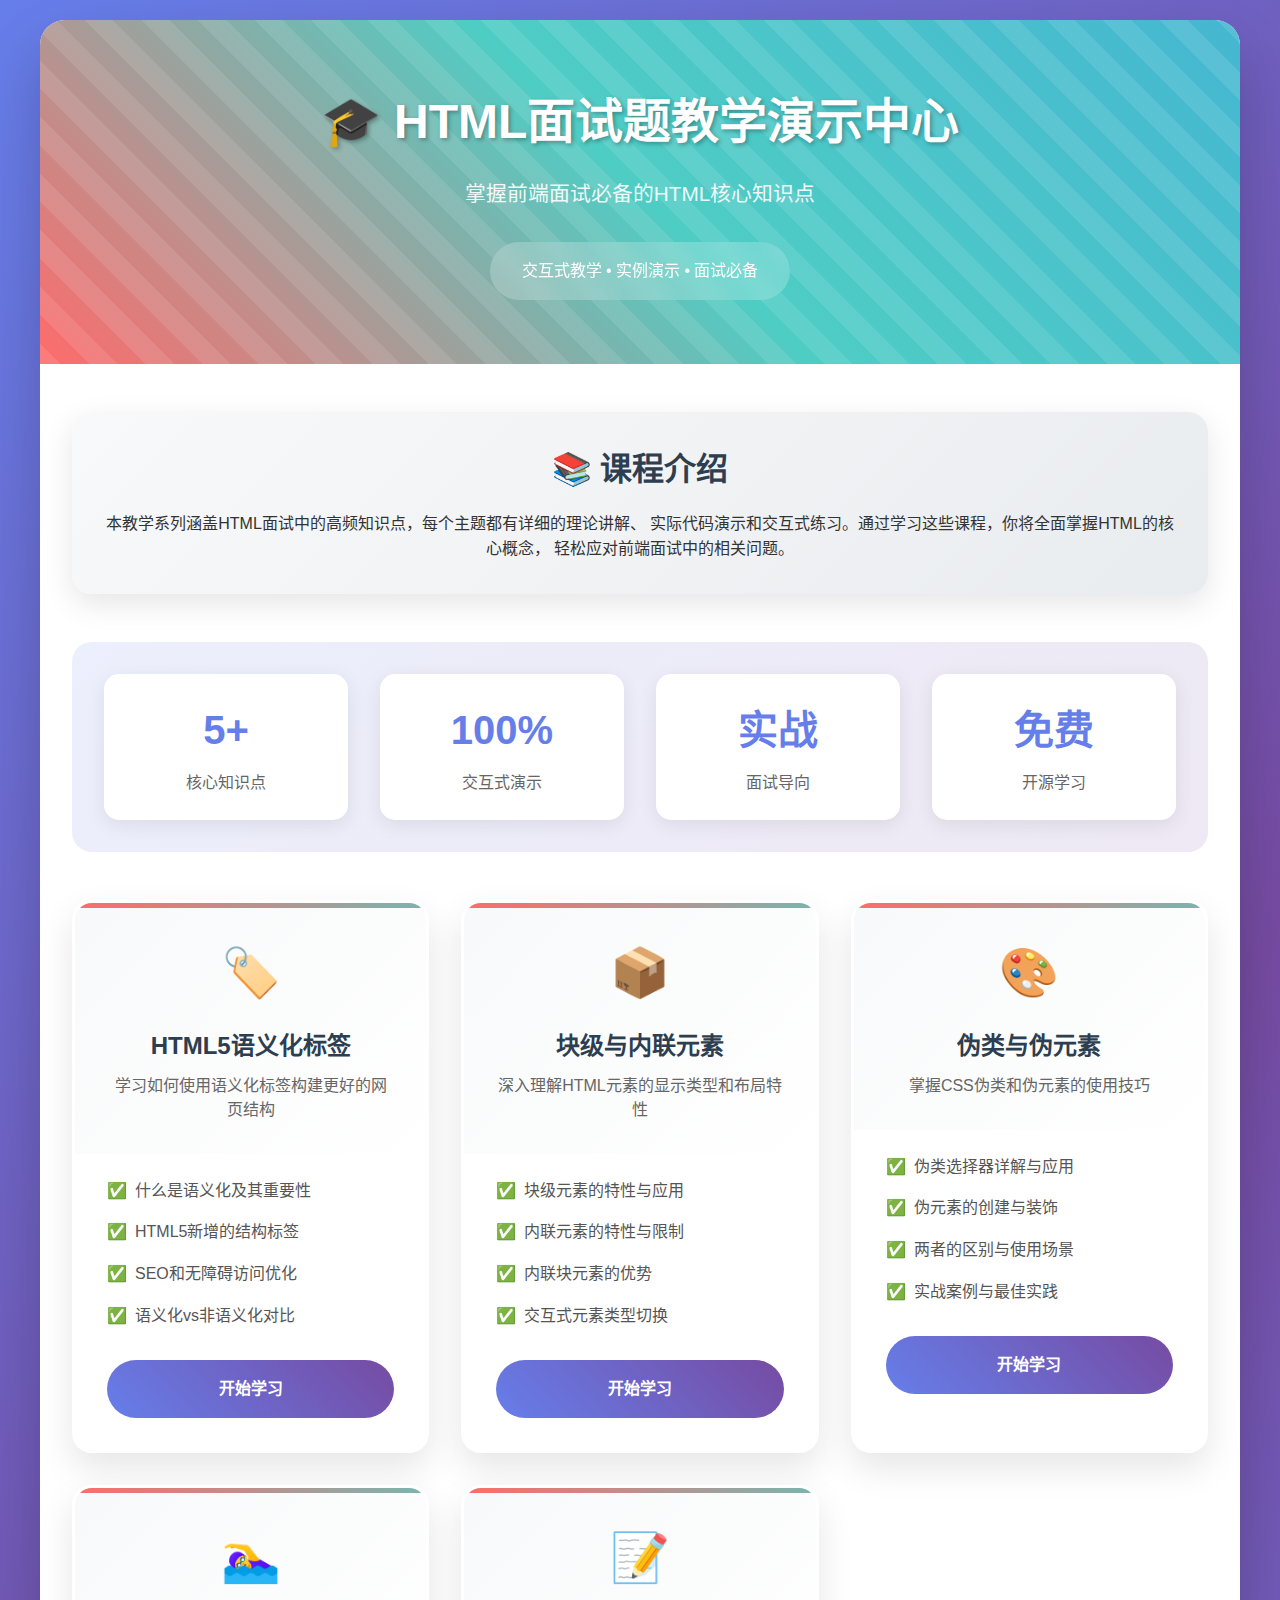
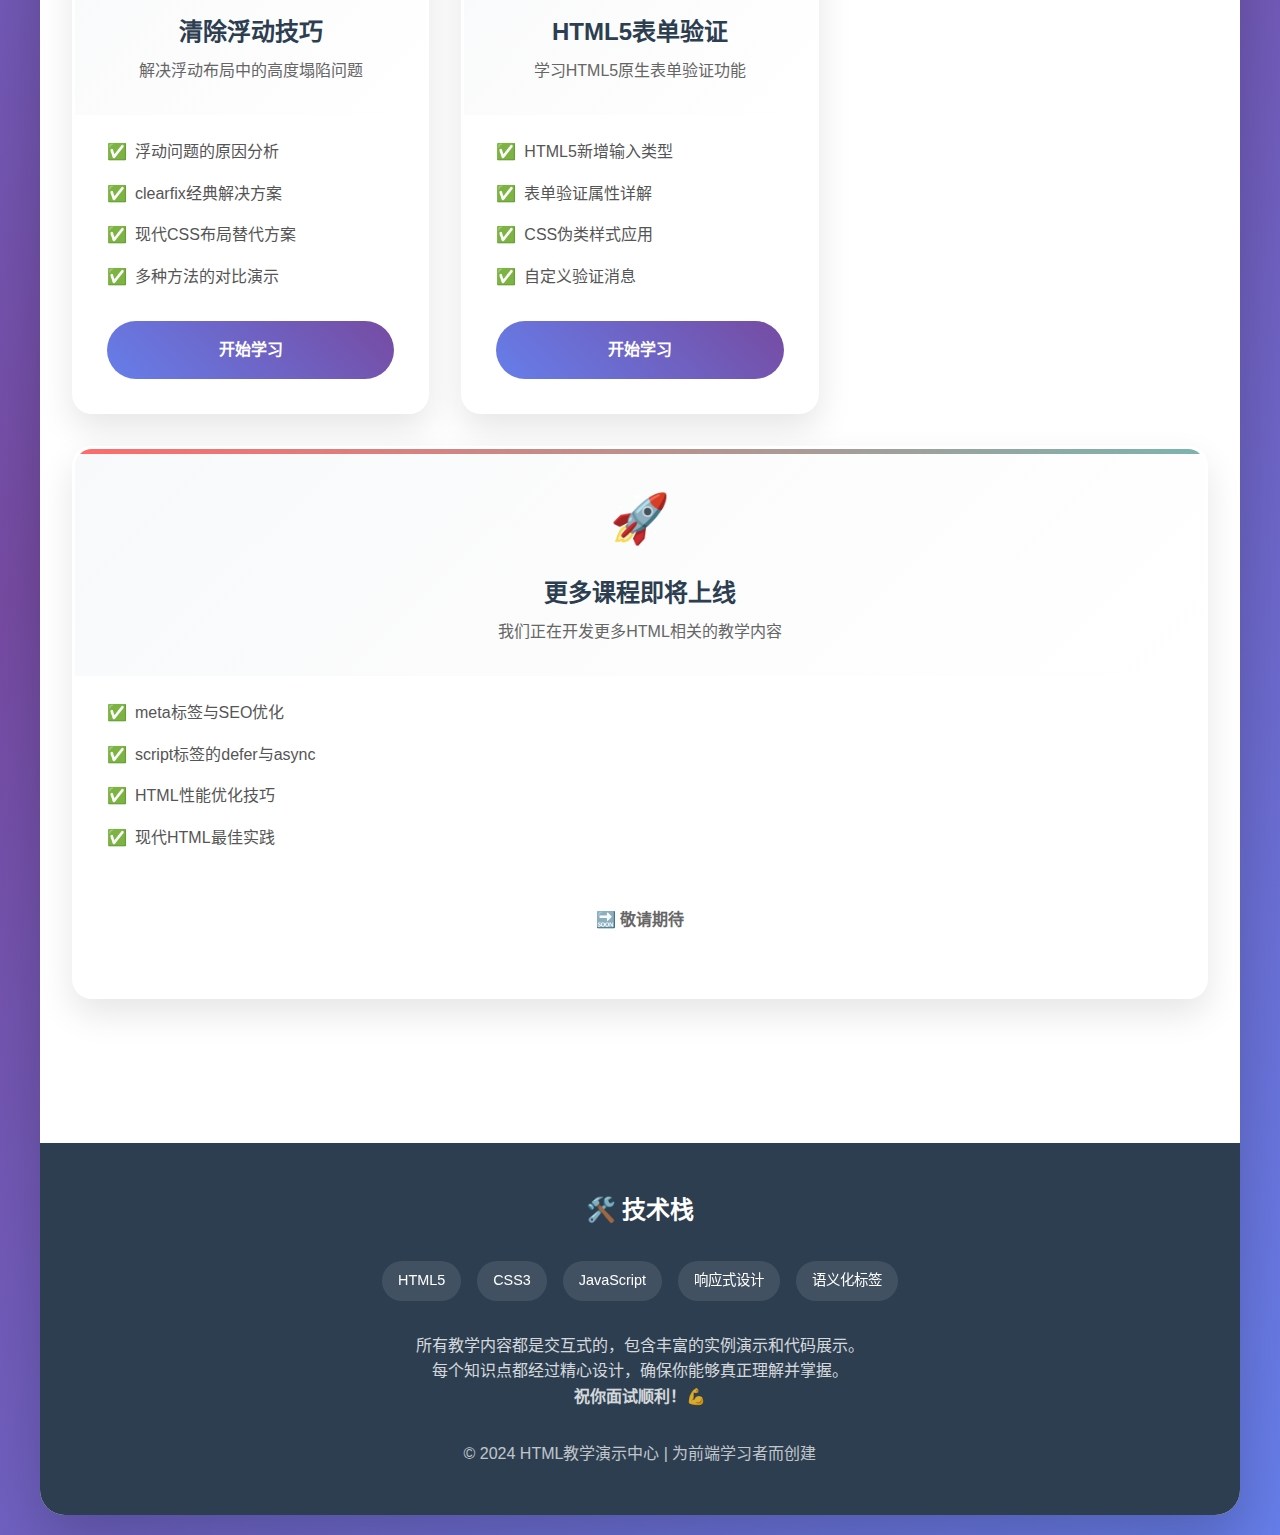
<file: HTML教学演示/index.html>
<!DOCTYPE html>
<html lang="zh-CN">
<head>
    <meta charset="UTF-8">
    <meta name="viewport" content="width=device-width, initial-scale=1.0">
    <meta name="description" content="HTML面试题教学演示 - 涵盖语义化标签、块级元素、伪类伪元素、清除浮动等核心知识点">
    <meta name="keywords" content="HTML,面试题,教学,语义化,表单验证,伪类,清除浮动">
    <title>HTML面试题教学演示中心</title>
    <style>
        * {
            margin: 0;
            padding: 0;
            box-sizing: border-box;
        }

        body {
            font-family: 'Segoe UI', Tahoma, Geneva, Verdana, sans-serif;
            line-height: 1.6;
            color: #333;
            background: linear-gradient(135deg, #667eea 0%, #764ba2 50%, #667eea 100%);
            min-height: 100vh;
            padding: 20px;
        }

        .container {
            max-width: 1200px;
            margin: 0 auto;
            background: white;
            border-radius: 25px;
            box-shadow: 0 30px 60px rgba(0,0,0,0.2);
            overflow: hidden;
        }

        header {
            background: linear-gradient(45deg, #ff6b6b 0%, #4ecdc4 50%, #45b7d1 100%);
            color: white;
            padding: 4rem 2rem;
            text-align: center;
            position: relative;
            overflow: hidden;
        }

        header::before {
            content: "";
            position: absolute;
            top: -50%;
            left: -50%;
            width: 200%;
            height: 200%;
            background: repeating-linear-gradient(
                45deg,
                transparent,
                transparent 20px,
                rgba(255,255,255,0.1) 20px,
                rgba(255,255,255,0.1) 40px
            );
            animation: float 30s linear infinite;
        }

        @keyframes float {
            0% { transform: translate(-50%, -50%) rotate(0deg); }
            100% { transform: translate(-50%, -50%) rotate(360deg); }
        }

        header h1 {
            font-size: 3rem;
            margin-bottom: 1rem;
            position: relative;
            z-index: 2;
            text-shadow: 2px 2px 4px rgba(0,0,0,0.3);
        }

        header p {
            font-size: 1.3rem;
            position: relative;
            z-index: 2;
            opacity: 0.9;
        }

        .subtitle {
            background: rgba(255,255,255,0.2);
            padding: 1rem 2rem;
            border-radius: 50px;
            margin: 2rem auto 0;
            display: inline-block;
            position: relative;
            z-index: 2;
            backdrop-filter: blur(10px);
        }

        main {
            padding: 3rem 2rem;
        }

        .intro {
            text-align: center;
            margin-bottom: 3rem;
            padding: 2rem;
            background: linear-gradient(135deg, #f8f9fa, #e9ecef);
            border-radius: 20px;
            box-shadow: 0 10px 30px rgba(0,0,0,0.1);
        }

        .intro h2 {
            color: #2c3e50;
            margin-bottom: 1rem;
            font-size: 2rem;
        }

        .course-grid {
            display: grid;
            grid-template-columns: repeat(auto-fit, minmax(350px, 1fr));
            gap: 2rem;
            margin: 3rem 0;
        }

        .course-card {
            background: white;
            border-radius: 20px;
            box-shadow: 0 15px 35px rgba(0,0,0,0.1);
            overflow: hidden;
            transition: all 0.4s ease;
            position: relative;
            border: 3px solid transparent;
        }

        .course-card:hover {
            transform: translateY(-10px);
            box-shadow: 0 25px 50px rgba(0,0,0,0.15);
        }

        .course-card::before {
            content: "";
            position: absolute;
            top: 0;
            left: 0;
            right: 0;
            height: 5px;
            background: linear-gradient(90deg, #ff6b6b, #4ecdc4, #45b7d1, #96ceb4);
            background-size: 400% 400%;
            animation: gradient 5s ease infinite;
        }

        @keyframes gradient {
            0% { background-position: 0% 50%; }
            50% { background-position: 100% 50%; }
            100% { background-position: 0% 50%; }
        }

        .course-header {
            padding: 2rem;
            text-align: center;
            background: linear-gradient(135deg, #f8f9fa, #ffffff);
        }

        .course-icon {
            font-size: 3rem;
            margin-bottom: 1rem;
            display: block;
        }

        .course-title {
            font-size: 1.5rem;
            font-weight: bold;
            color: #2c3e50;
            margin-bottom: 0.5rem;
        }

        .course-desc {
            color: #666;
            font-size: 1rem;
            line-height: 1.5;
        }

        .course-content {
            padding: 0 2rem 2rem;
        }

        .course-features {
            list-style: none;
            margin: 1rem 0;
        }

        .course-features li {
            padding: 0.5rem 0;
            color: #555;
            display: flex;
            align-items: center;
        }

        .course-features li::before {
            content: "✅";
            margin-right: 0.5rem;
        }

        .course-link {
            display: block;
            background: linear-gradient(45deg, #667eea, #764ba2);
            color: white;
            text-decoration: none;
            padding: 1rem 2rem;
            border-radius: 50px;
            text-align: center;
            font-weight: bold;
            margin-top: 1.5rem;
            transition: all 0.3s ease;
            position: relative;
            overflow: hidden;
        }

        .course-link::before {
            content: "";
            position: absolute;
            top: 0;
            left: -100%;
            width: 100%;
            height: 100%;
            background: linear-gradient(90deg, transparent, rgba(255,255,255,0.2), transparent);
            transition: all 0.6s;
        }

        .course-link:hover::before {
            left: 100%;
        }

        .course-link:hover {
            transform: translateY(-2px);
            box-shadow: 0 10px 25px rgba(102, 126, 234, 0.4);
        }

        .stats {
            display: grid;
            grid-template-columns: repeat(auto-fit, minmax(200px, 1fr));
            gap: 2rem;
            margin: 3rem 0;
            padding: 2rem;
            background: linear-gradient(135deg, #667eea20, #764ba220);
            border-radius: 20px;
        }

        .stat-item {
            text-align: center;
            padding: 1.5rem;
            background: white;
            border-radius: 15px;
            box-shadow: 0 5px 20px rgba(0,0,0,0.08);
        }

        .stat-number {
            font-size: 2.5rem;
            font-weight: bold;
            color: #667eea;
            margin-bottom: 0.5rem;
        }

        .stat-label {
            color: #666;
            font-weight: 500;
        }

        footer {
            background: #2c3e50;
            color: white;
            text-align: center;
            padding: 3rem 2rem;
            margin-top: 3rem;
        }

        footer h3 {
            margin-bottom: 1rem;
            font-size: 1.5rem;
        }

        footer p {
            opacity: 0.8;
            line-height: 1.6;
        }

        .tech-stack {
            display: flex;
            justify-content: center;
            gap: 1rem;
            margin: 2rem 0;
            flex-wrap: wrap;
        }

        .tech-badge {
            background: rgba(255,255,255,0.1);
            padding: 0.5rem 1rem;
            border-radius: 20px;
            font-size: 0.9rem;
            backdrop-filter: blur(10px);
        }

        @media (max-width: 768px) {
            header h1 { font-size: 2rem; }
            header p { font-size: 1.1rem; }
            .course-grid { grid-template-columns: 1fr; gap: 1.5rem; }
            .stats { grid-template-columns: repeat(2, 1fr); }
        }
    </style>
    <!-- 代码高亮样式 -->
    <link rel="stylesheet" href="../shared/code-highlight.css">
</head>
<body>
    <div class="container">
        <header>
            <h1>🎓 HTML面试题教学演示中心</h1>
            <p>掌握前端面试必备的HTML核心知识点</p>
            <div class="subtitle">
                交互式教学 • 实例演示 • 面试必备
            </div>
        </header>

        <main>
            <section class="intro">
                <h2>📚 课程介绍</h2>
                <p>
                    本教学系列涵盖HTML面试中的高频知识点，每个主题都有详细的理论讲解、
                    实际代码演示和交互式练习。通过学习这些课程，你将全面掌握HTML的核心概念，
                    轻松应对前端面试中的相关问题。
                </p>
            </section>

            <div class="stats">
                <div class="stat-item">
                    <div class="stat-number">5+</div>
                    <div class="stat-label">核心知识点</div>
                </div>
                <div class="stat-item">
                    <div class="stat-number">100%</div>
                    <div class="stat-label">交互式演示</div>
                </div>
                <div class="stat-item">
                    <div class="stat-number">实战</div>
                    <div class="stat-label">面试导向</div>
                </div>
                <div class="stat-item">
                    <div class="stat-number">免费</div>
                    <div class="stat-label">开源学习</div>
                </div>
            </div>

            <section class="course-grid">
                <div class="course-card">
                    <div class="course-header">
                        <span class="course-icon">🏷️</span>
                        <h3 class="course-title">HTML5语义化标签</h3>
                        <p class="course-desc">学习如何使用语义化标签构建更好的网页结构</p>
                    </div>
                    <div class="course-content">
                        <ul class="course-features">
                            <li>什么是语义化及其重要性</li>
                            <li>HTML5新增的结构标签</li>
                            <li>SEO和无障碍访问优化</li>
                            <li>语义化vs非语义化对比</li>
                        </ul>
                        <a href="01-语义化标签.html" class="course-link">开始学习</a>
                    </div>
                </div>

                <div class="course-card">
                    <div class="course-header">
                        <span class="course-icon">📦</span>
                        <h3 class="course-title">块级与内联元素</h3>
                        <p class="course-desc">深入理解HTML元素的显示类型和布局特性</p>
                    </div>
                    <div class="course-content">
                        <ul class="course-features">
                            <li>块级元素的特性与应用</li>
                            <li>内联元素的特性与限制</li>
                            <li>内联块元素的优势</li>
                            <li>交互式元素类型切换</li>
                        </ul>
                        <a href="02-块级元素与内联元素.html" class="course-link">开始学习</a>
                    </div>
                </div>

                <div class="course-card">
                    <div class="course-header">
                        <span class="course-icon">🎨</span>
                        <h3 class="course-title">伪类与伪元素</h3>
                        <p class="course-desc">掌握CSS伪类和伪元素的使用技巧</p>
                    </div>
                    <div class="course-content">
                        <ul class="course-features">
                            <li>伪类选择器详解与应用</li>
                            <li>伪元素的创建与装饰</li>
                            <li>两者的区别与使用场景</li>
                            <li>实战案例与最佳实践</li>
                        </ul>
                        <a href="03-伪类与伪元素.html" class="course-link">开始学习</a>
                    </div>
                </div>

                <div class="course-card">
                    <div class="course-header">
                        <span class="course-icon">🏊‍♀️</span>
                        <h3 class="course-title">清除浮动技巧</h3>
                        <p class="course-desc">解决浮动布局中的高度塌陷问题</p>
                    </div>
                    <div class="course-content">
                        <ul class="course-features">
                            <li>浮动问题的原因分析</li>
                            <li>clearfix经典解决方案</li>
                            <li>现代CSS布局替代方案</li>
                            <li>多种方法的对比演示</li>
                        </ul>
                        <a href="04-清除浮动.html" class="course-link">开始学习</a>
                    </div>
                </div>

                <div class="course-card">
                    <div class="course-header">
                        <span class="course-icon">📝</span>
                        <h3 class="course-title">HTML5表单验证</h3>
                        <p class="course-desc">学习HTML5原生表单验证功能</p>
                    </div>
                    <div class="course-content">
                        <ul class="course-features">
                            <li>HTML5新增输入类型</li>
                            <li>表单验证属性详解</li>
                            <li>CSS伪类样式应用</li>
                            <li>自定义验证消息</li>
                        </ul>
                        <a href="05-表单验证.html" class="course-link">开始学习</a>
                    </div>
                </div>

                <div class="course-card" style="grid-column: 1 / -1;">
                    <div class="course-header">
                        <span class="course-icon">🚀</span>
                        <h3 class="course-title">更多课程即将上线</h3>
                        <p class="course-desc">我们正在开发更多HTML相关的教学内容</p>
                    </div>
                    <div class="course-content">
                        <ul class="course-features">
                            <li>meta标签与SEO优化</li>
                            <li>script标签的defer与async</li>
                            <li>HTML性能优化技巧</li>
                            <li>现代HTML最佳实践</li>
                        </ul>
                        <div style="text-align: center; padding: 2rem; color: #666;">
                            <strong>🔜 敬请期待</strong>
                        </div>
                    </div>
                </div>
            </section>
        </main>

        <footer>
            <h3>🛠️ 技术栈</h3>
            <div class="tech-stack">
                <span class="tech-badge">HTML5</span>
                <span class="tech-badge">CSS3</span>
                <span class="tech-badge">JavaScript</span>
                <span class="tech-badge">响应式设计</span>
                <span class="tech-badge">语义化标签</span>
            </div>
            
            <p>
                所有教学内容都是交互式的，包含丰富的实例演示和代码展示。<br>
                每个知识点都经过精心设计，确保你能够真正理解并掌握。<br>
                <strong>祝你面试顺利！💪</strong>
            </p>
            
            <div style="margin-top: 2rem; opacity: 0.7;">
                © 2024 HTML教学演示中心 | 为前端学习者而创建
            </div>
        </footer>
    </div>

    <script>
        // 添加一些交互效果
        document.querySelectorAll('.course-card').forEach(card => {
            card.addEventListener('mouseenter', function() {
                this.style.borderColor = '#667eea';
            });
            
            card.addEventListener('mouseleave', function() {
                this.style.borderColor = 'transparent';
            });
        });

        // 统计数字动画
        function animateNumber(element, target) {
            let current = 0;
            const increment = target / 50;
            const timer = setInterval(() => {
                current += increment;
                if (current >= target) {
                    current = target;
                    clearInterval(timer);
                }
                if (typeof target === 'number') {
                    element.textContent = Math.floor(current);
                }
            }, 30);
        }

        // 页面加载完成后执行动画
        window.addEventListener('load', () => {
            const statNumbers = document.querySelectorAll('.stat-number');
            statNumbers.forEach(stat => {
                const target = stat.textContent;
                if (!isNaN(target)) {
                    stat.textContent = '0';
                    animateNumber(stat, parseInt(target));
                }
            });
        });

        console.log('🎓 HTML教学演示中心加载完成！');
        console.log('📚 包含以下课程：');
        console.log('1. 🏷️ HTML5语义化标签');
        console.log('2. 📦 块级与内联元素'); 
        console.log('3. 🎨 伪类与伪元素');
        console.log('4. 🏊‍♀️ 清除浮动技巧');
        console.log('5. 📝 HTML5表单验证');
    </script>
    <!-- 代码高亮脚本 -->
    <script src="../shared/code-highlight.js"></script>
</body>
</html>
</file>
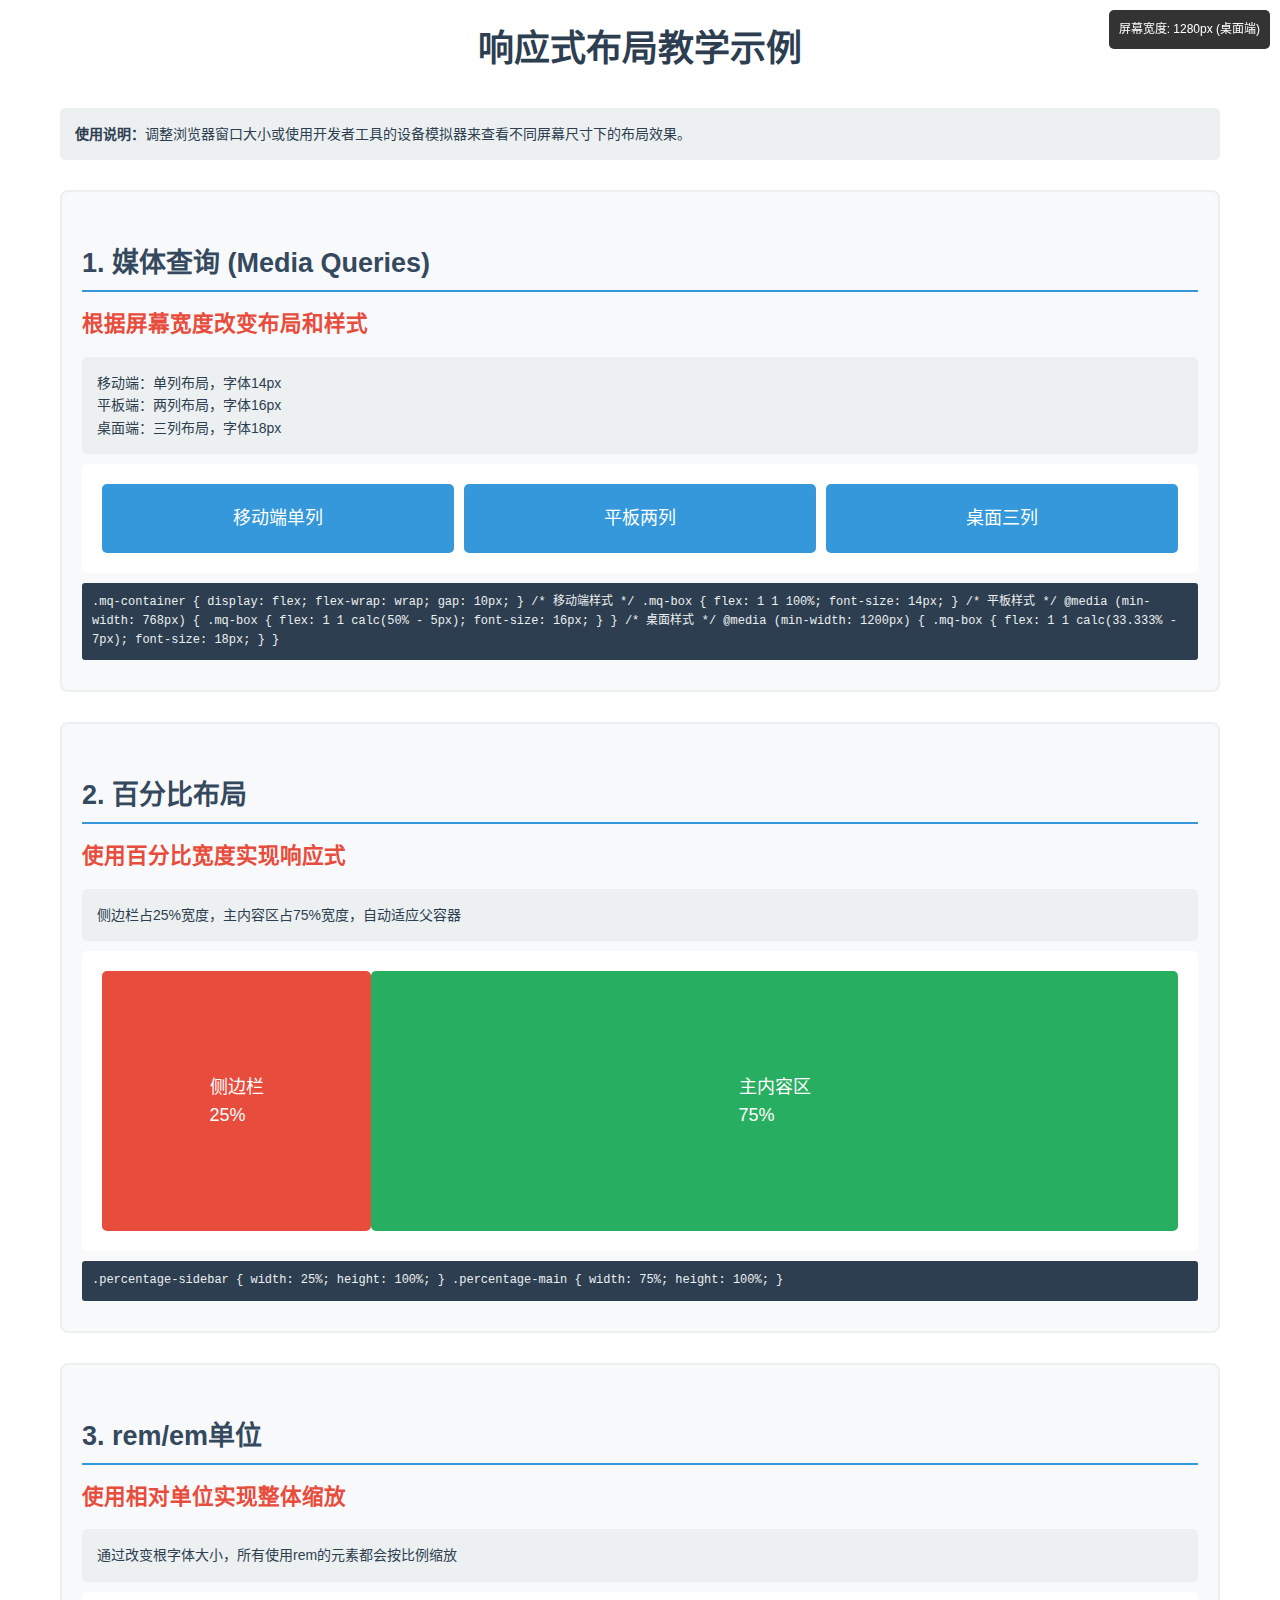
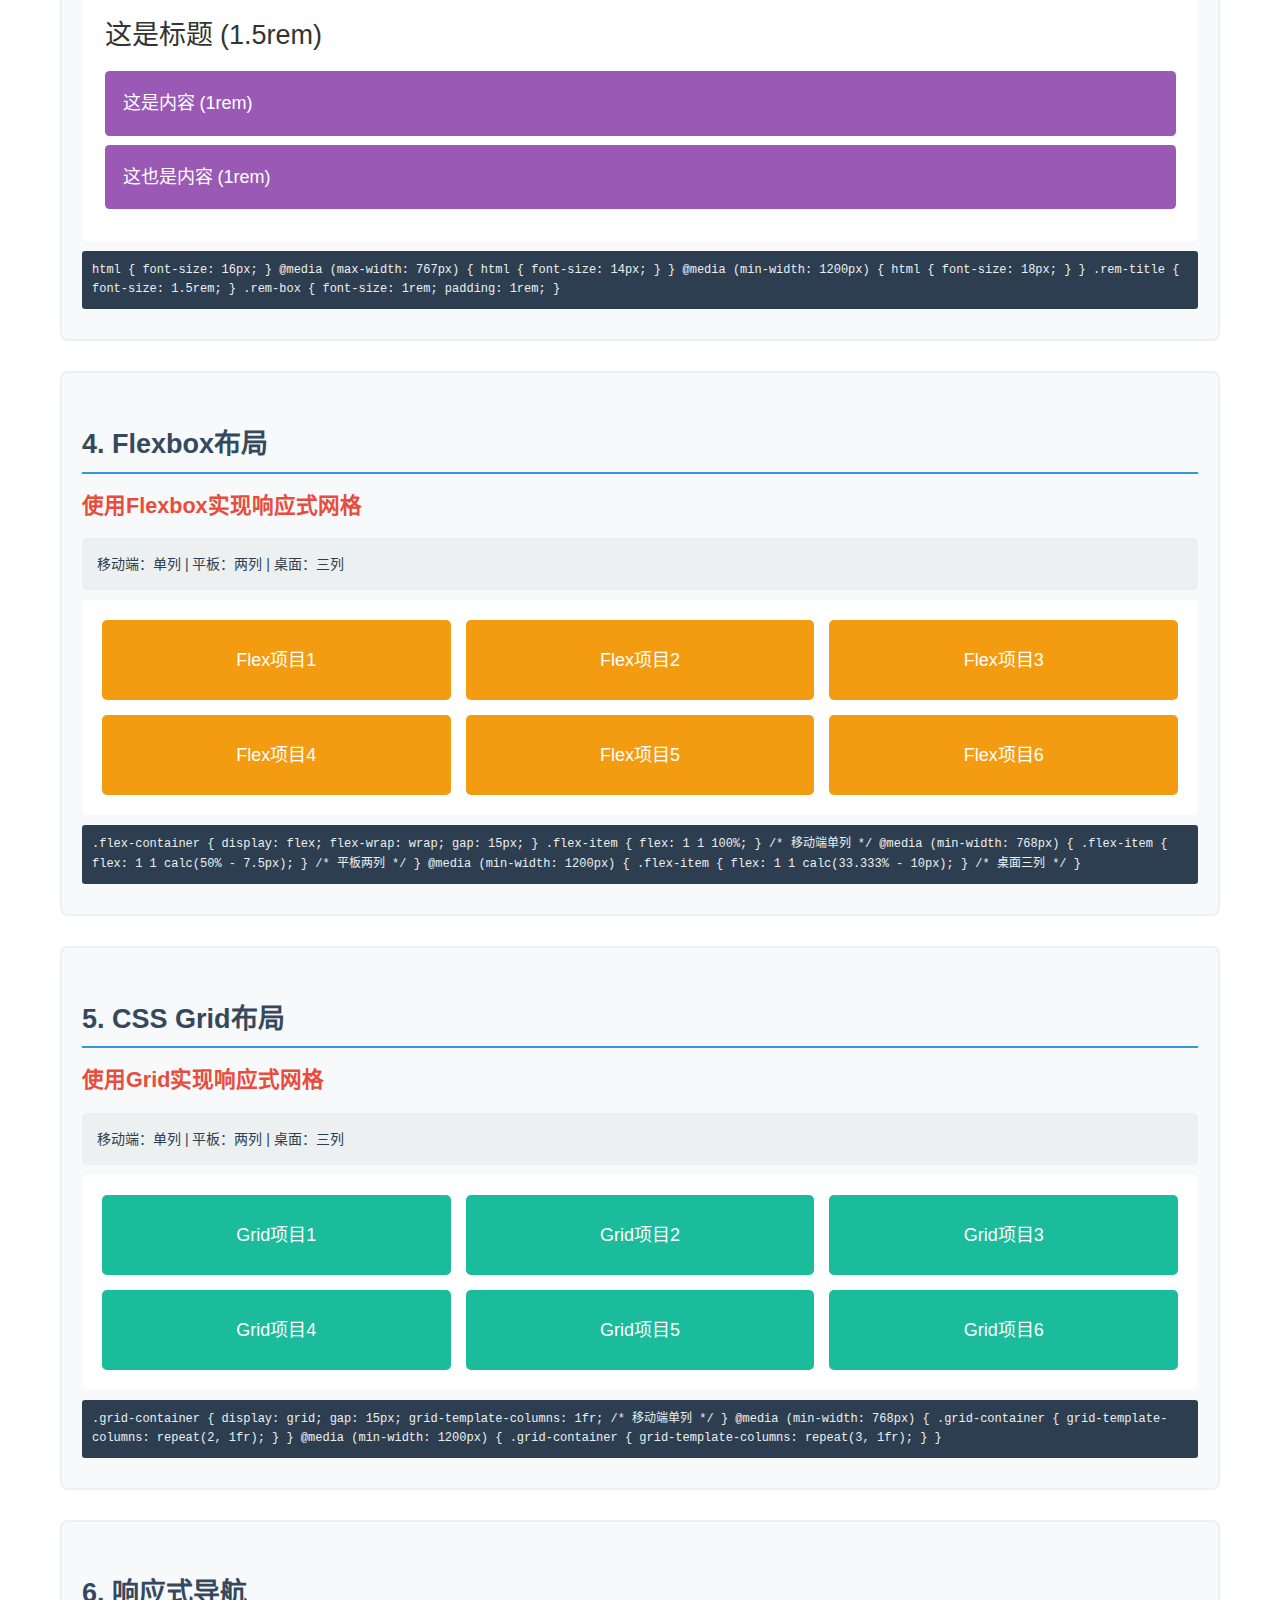
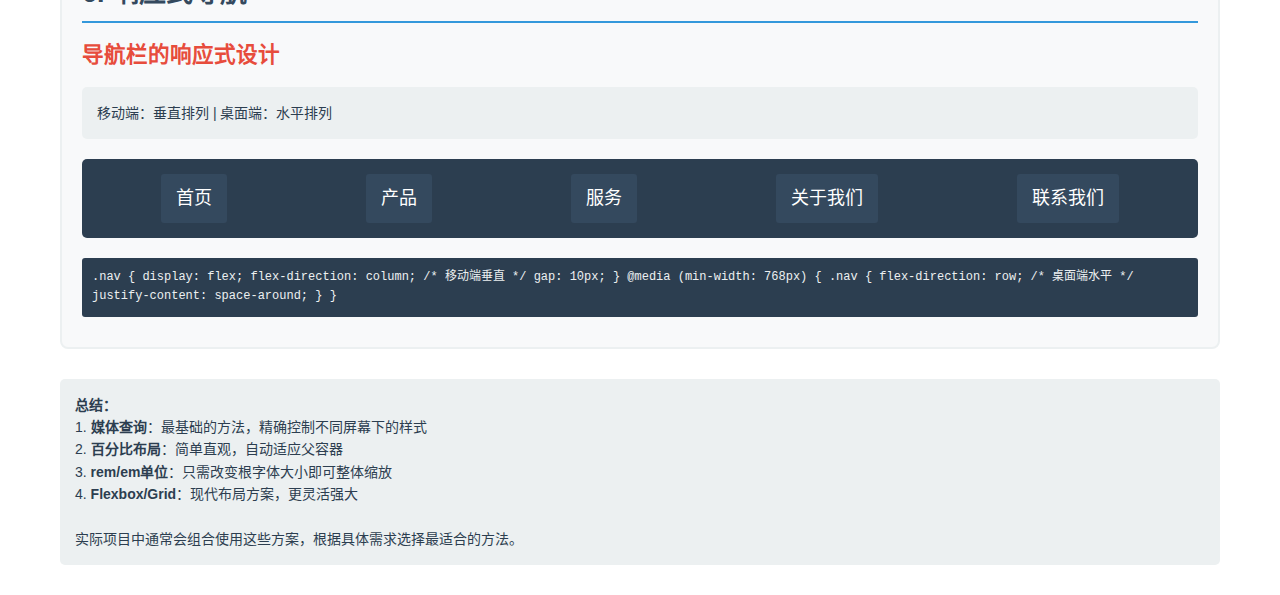
<file: 响应式布局教学示例.html>
<!DOCTYPE html>
<html lang="zh-CN">
<head>
    <meta charset="UTF-8">
    <meta name="viewport" content="width=device-width, initial-scale=1.0">
    <title>响应式布局教学示例</title>
    <style>
        * {
            margin: 0;
            padding: 0;
            box-sizing: border-box;
        }

        body {
            font-family: 'Arial', sans-serif;
            line-height: 1.6;
            color: #333;
        }

        .container {
            max-width: 1200px;
            margin: 0 auto;
            padding: 20px;
        }

        h1 {
            text-align: center;
            margin-bottom: 30px;
            color: #2c3e50;
        }

        h2 {
            margin: 30px 0 15px 0;
            color: #34495e;
            border-bottom: 2px solid #3498db;
            padding-bottom: 5px;
        }

        .demo-section {
            margin: 30px 0;
            padding: 20px;
            border: 2px solid #ecf0f1;
            border-radius: 8px;
            background: #f8f9fa;
        }

        .demo-title {
            font-size: 1.2em;
            font-weight: bold;
            margin-bottom: 15px;
            color: #e74c3c;
        }

        /* 1. 媒体查询示例 */
        .media-query-demo {
            background: #fff;
            padding: 20px;
            border-radius: 5px;
        }

        .mq-container {
            display: flex;
            flex-wrap: wrap;
            gap: 10px;
        }

        .mq-box {
            background: #3498db;
            color: white;
            padding: 20px;
            text-align: center;
            border-radius: 5px;
            transition: all 0.3s ease;
        }

        /* 移动端样式 */
        .mq-box {
            flex: 1 1 100%;
            font-size: 14px;
        }

        /* 平板样式 */
        @media (min-width: 768px) {
            .mq-box {
                flex: 1 1 calc(50% - 5px);
                font-size: 16px;
            }
        }

        /* 桌面样式 */
        @media (min-width: 1200px) {
            .mq-box {
                flex: 1 1 calc(33.333% - 7px);
                font-size: 18px;
            }
        }

        /* 2. 百分比布局示例 */
        .percentage-demo {
            background: #fff;
            padding: 20px;
            border-radius: 5px;
            height: 300px; /* 给父元素明确高度 */
        }

        .percentage-sidebar {
            width: 25%;
            height: 100%;
            background: #e74c3c;
            color: white;
            float: left;
            display: flex;
            align-items: center;
            justify-content: center;
            border-radius: 5px;
        }

        .percentage-main {
            width: 75%;
            height: 100%;
            background: #27ae60;
            color: white;
            float: left;
            display: flex;
            align-items: center;
            justify-content: center;
            border-radius: 5px;
        }

        /* 3. rem/em单位示例 */
        html {
            font-size: 16px; /* 默认根字体大小 */
        }

        @media (max-width: 767px) {
            html {
                font-size: 14px;
            }
        }

        @media (min-width: 1200px) {
            html {
                font-size: 18px;
            }
        }

        .rem-demo {
            background: #fff;
            padding: 1.25rem; /* 20px */
            border-radius: 5px;
        }

        .rem-box {
            background: #9b59b6;
            color: white;
            padding: 1rem; /* 16px */
            margin: 0.5rem 0; /* 8px */
            border-radius: 0.25rem; /* 4px */
            font-size: 1rem; /* 16px */
        }

        .rem-title {
            font-size: 1.5rem; /* 24px */
            margin-bottom: 0.75rem; /* 12px */
        }

        /* 4. Flexbox/Grid示例 */
        .flex-demo {
            background: #fff;
            padding: 20px;
            border-radius: 5px;
        }

        .flex-container {
            display: flex;
            flex-wrap: wrap;
            gap: 15px;
        }

        .flex-item {
            flex: 1 1 100%; /* 移动端单列 */
            background: #f39c12;
            color: white;
            padding: 20px;
            text-align: center;
            border-radius: 5px;
            min-height: 80px;
            display: flex;
            align-items: center;
            justify-content: center;
        }

        @media (min-width: 768px) {
            .flex-item {
                flex: 1 1 calc(50% - 7.5px); /* 平板两列 */
            }
        }

        @media (min-width: 1200px) {
            .flex-item {
                flex: 1 1 calc(33.333% - 10px); /* 桌面三列 */
            }
        }

        /* Grid示例 */
        .grid-demo {
            background: #fff;
            padding: 20px;
            border-radius: 5px;
        }

        .grid-container {
            display: grid;
            gap: 15px;
            grid-template-columns: 1fr; /* 移动端单列 */
        }

        .grid-item {
            background: #1abc9c;
            color: white;
            padding: 20px;
            text-align: center;
            border-radius: 5px;
            min-height: 80px;
            display: flex;
            align-items: center;
            justify-content: center;
        }

        @media (min-width: 768px) {
            .grid-container {
                grid-template-columns: repeat(2, 1fr); /* 平板两列 */
            }
        }

        @media (min-width: 1200px) {
            .grid-container {
                grid-template-columns: repeat(3, 1fr); /* 桌面三列 */
            }
        }

        /* 响应式导航示例 */
        .nav-demo {
            background: #2c3e50;
            color: white;
            padding: 15px;
            border-radius: 5px;
            margin: 20px 0;
        }

        .nav {
            display: flex;
            flex-direction: column; /* 移动端垂直 */
            gap: 10px;
        }

        .nav-item {
            background: #34495e;
            padding: 10px 15px;
            border-radius: 3px;
            text-align: center;
            cursor: pointer;
            transition: background 0.3s ease;
        }

        .nav-item:hover {
            background: #3498db;
        }

        @media (min-width: 768px) {
            .nav {
                flex-direction: row; /* 桌面端水平 */
                justify-content: space-around;
            }
        }

        /* 屏幕尺寸提示 */
        .screen-info {
            position: fixed;
            top: 10px;
            right: 10px;
            background: rgba(0, 0, 0, 0.8);
            color: white;
            padding: 10px;
            border-radius: 5px;
            font-size: 12px;
            z-index: 1000;
        }

        /* 清除浮动 */
        .clearfix::after {
            content: "";
            display: table;
            clear: both;
        }

        /* 说明文字 */
        .explanation {
            background: #ecf0f1;
            padding: 15px;
            border-radius: 5px;
            margin: 10px 0;
            font-size: 14px;
            color: #2c3e50;
        }

        .code {
            background: #2c3e50;
            color: #ecf0f1;
            padding: 10px;
            border-radius: 3px;
            font-family: 'Courier New', monospace;
            font-size: 12px;
            margin: 10px 0;
            overflow-x: auto;
        }
    </style>
</head>
<body>
    <div class="screen-info" id="screenInfo">
        屏幕宽度: <span id="screenWidth"></span>px
    </div>

    <div class="container">
        <h1>响应式布局教学示例</h1>
        
        <div class="explanation">
            <strong>使用说明：</strong>调整浏览器窗口大小或使用开发者工具的设备模拟器来查看不同屏幕尺寸下的布局效果。
        </div>

        <!-- 1. 媒体查询示例 -->
        <div class="demo-section">
            <h2>1. 媒体查询 (Media Queries)</h2>
            <div class="demo-title">根据屏幕宽度改变布局和样式</div>
            <div class="explanation">
                移动端：单列布局，字体14px<br>
                平板端：两列布局，字体16px<br>
                桌面端：三列布局，字体18px
            </div>
            <div class="media-query-demo">
                <div class="mq-container">
                    <div class="mq-box">移动端单列</div>
                    <div class="mq-box">平板两列</div>
                    <div class="mq-box">桌面三列</div>
                </div>
            </div>
            <div class="code">
.mq-container { display: flex; flex-wrap: wrap; gap: 10px; }

/* 移动端样式 */
.mq-box { flex: 1 1 100%; font-size: 14px; }

/* 平板样式 */
@media (min-width: 768px) {
  .mq-box { flex: 1 1 calc(50% - 5px); font-size: 16px; }
}

/* 桌面样式 */
@media (min-width: 1200px) {
  .mq-box { flex: 1 1 calc(33.333% - 7px); font-size: 18px; }
}
            </div>
        </div>

        <!-- 2. 百分比布局示例 -->
        <div class="demo-section">
            <h2>2. 百分比布局</h2>
            <div class="demo-title">使用百分比宽度实现响应式</div>
            <div class="explanation">
                侧边栏占25%宽度，主内容区占75%宽度，自动适应父容器
            </div>
            <div class="percentage-demo clearfix">
                <div class="percentage-sidebar">侧边栏<br>25%</div>
                <div class="percentage-main">主内容区<br>75%</div>
            </div>
            <div class="code">
.percentage-sidebar { width: 25%; height: 100%; }
.percentage-main { width: 75%; height: 100%; }
            </div>
        </div>

        <!-- 3. rem/em单位示例 -->
        <div class="demo-section">
            <h2>3. rem/em单位</h2>
            <div class="demo-title">使用相对单位实现整体缩放</div>
            <div class="explanation">
                通过改变根字体大小，所有使用rem的元素都会按比例缩放
            </div>
            <div class="rem-demo">
                <div class="rem-title">这是标题 (1.5rem)</div>
                <div class="rem-box">这是内容 (1rem)</div>
                <div class="rem-box">这也是内容 (1rem)</div>
            </div>
            <div class="code">
html { font-size: 16px; }
@media (max-width: 767px) { html { font-size: 14px; } }
@media (min-width: 1200px) { html { font-size: 18px; } }

.rem-title { font-size: 1.5rem; }
.rem-box { font-size: 1rem; padding: 1rem; }
            </div>
        </div>

        <!-- 4. Flexbox示例 -->
        <div class="demo-section">
            <h2>4. Flexbox布局</h2>
            <div class="demo-title">使用Flexbox实现响应式网格</div>
            <div class="explanation">
                移动端：单列 | 平板：两列 | 桌面：三列
            </div>
            <div class="flex-demo">
                <div class="flex-container">
                    <div class="flex-item">Flex项目1</div>
                    <div class="flex-item">Flex项目2</div>
                    <div class="flex-item">Flex项目3</div>
                    <div class="flex-item">Flex项目4</div>
                    <div class="flex-item">Flex项目5</div>
                    <div class="flex-item">Flex项目6</div>
                </div>
            </div>
            <div class="code">
.flex-container { display: flex; flex-wrap: wrap; gap: 15px; }
.flex-item { flex: 1 1 100%; } /* 移动端单列 */

@media (min-width: 768px) {
  .flex-item { flex: 1 1 calc(50% - 7.5px); } /* 平板两列 */
}

@media (min-width: 1200px) {
  .flex-item { flex: 1 1 calc(33.333% - 10px); } /* 桌面三列 */
}
            </div>
        </div>

        <!-- 5. Grid示例 -->
        <div class="demo-section">
            <h2>5. CSS Grid布局</h2>
            <div class="demo-title">使用Grid实现响应式网格</div>
            <div class="explanation">
                移动端：单列 | 平板：两列 | 桌面：三列
            </div>
            <div class="grid-demo">
                <div class="grid-container">
                    <div class="grid-item">Grid项目1</div>
                    <div class="grid-item">Grid项目2</div>
                    <div class="grid-item">Grid项目3</div>
                    <div class="grid-item">Grid项目4</div>
                    <div class="grid-item">Grid项目5</div>
                    <div class="grid-item">Grid项目6</div>
                </div>
            </div>
            <div class="code">
.grid-container { 
  display: grid; 
  gap: 15px; 
  grid-template-columns: 1fr; /* 移动端单列 */
}

@media (min-width: 768px) {
  .grid-container { grid-template-columns: repeat(2, 1fr); }
}

@media (min-width: 1200px) {
  .grid-container { grid-template-columns: repeat(3, 1fr); }
}
            </div>
        </div>

        <!-- 6. 响应式导航示例 -->
        <div class="demo-section">
            <h2>6. 响应式导航</h2>
            <div class="demo-title">导航栏的响应式设计</div>
            <div class="explanation">
                移动端：垂直排列 | 桌面端：水平排列
            </div>
            <div class="nav-demo">
                <div class="nav">
                    <div class="nav-item">首页</div>
                    <div class="nav-item">产品</div>
                    <div class="nav-item">服务</div>
                    <div class="nav-item">关于我们</div>
                    <div class="nav-item">联系我们</div>
                </div>
            </div>
            <div class="code">
.nav { 
  display: flex; 
  flex-direction: column; /* 移动端垂直 */
  gap: 10px; 
}

@media (min-width: 768px) {
  .nav { 
    flex-direction: row; /* 桌面端水平 */
    justify-content: space-around; 
  }
}
            </div>
        </div>

        <div class="explanation">
            <strong>总结：</strong><br>
            1. <strong>媒体查询</strong>：最基础的方法，精确控制不同屏幕下的样式<br>
            2. <strong>百分比布局</strong>：简单直观，自动适应父容器<br>
            3. <strong>rem/em单位</strong>：只需改变根字体大小即可整体缩放<br>
            4. <strong>Flexbox/Grid</strong>：现代布局方案，更灵活强大<br><br>
            实际项目中通常会组合使用这些方案，根据具体需求选择最适合的方法。
        </div>
    </div>

    <script>
        // 实时显示屏幕宽度
        function updateScreenInfo() {
            const width = window.innerWidth;
            document.getElementById('screenWidth').textContent = width;
            
            // 根据屏幕宽度显示当前断点
            let breakpoint = '';
            if (width < 768) {
                breakpoint = ' (移动端)';
            } else if (width < 1200) {
                breakpoint = ' (平板端)';
            } else {
                breakpoint = ' (桌面端)';
            }
            
            document.getElementById('screenInfo').innerHTML = 
                `屏幕宽度: ${width}px${breakpoint}`;
        }

        // 页面加载时执行
        updateScreenInfo();

        // 窗口大小改变时执行
        window.addEventListener('resize', updateScreenInfo);

        // 添加一些交互效果
        document.querySelectorAll('.nav-item').forEach(item => {
            item.addEventListener('click', function() {
                this.style.background = '#e74c3c';
                setTimeout(() => {
                    this.style.background = '';
                }, 200);
            });
        });
    </script>
</body>
</html>
</file>
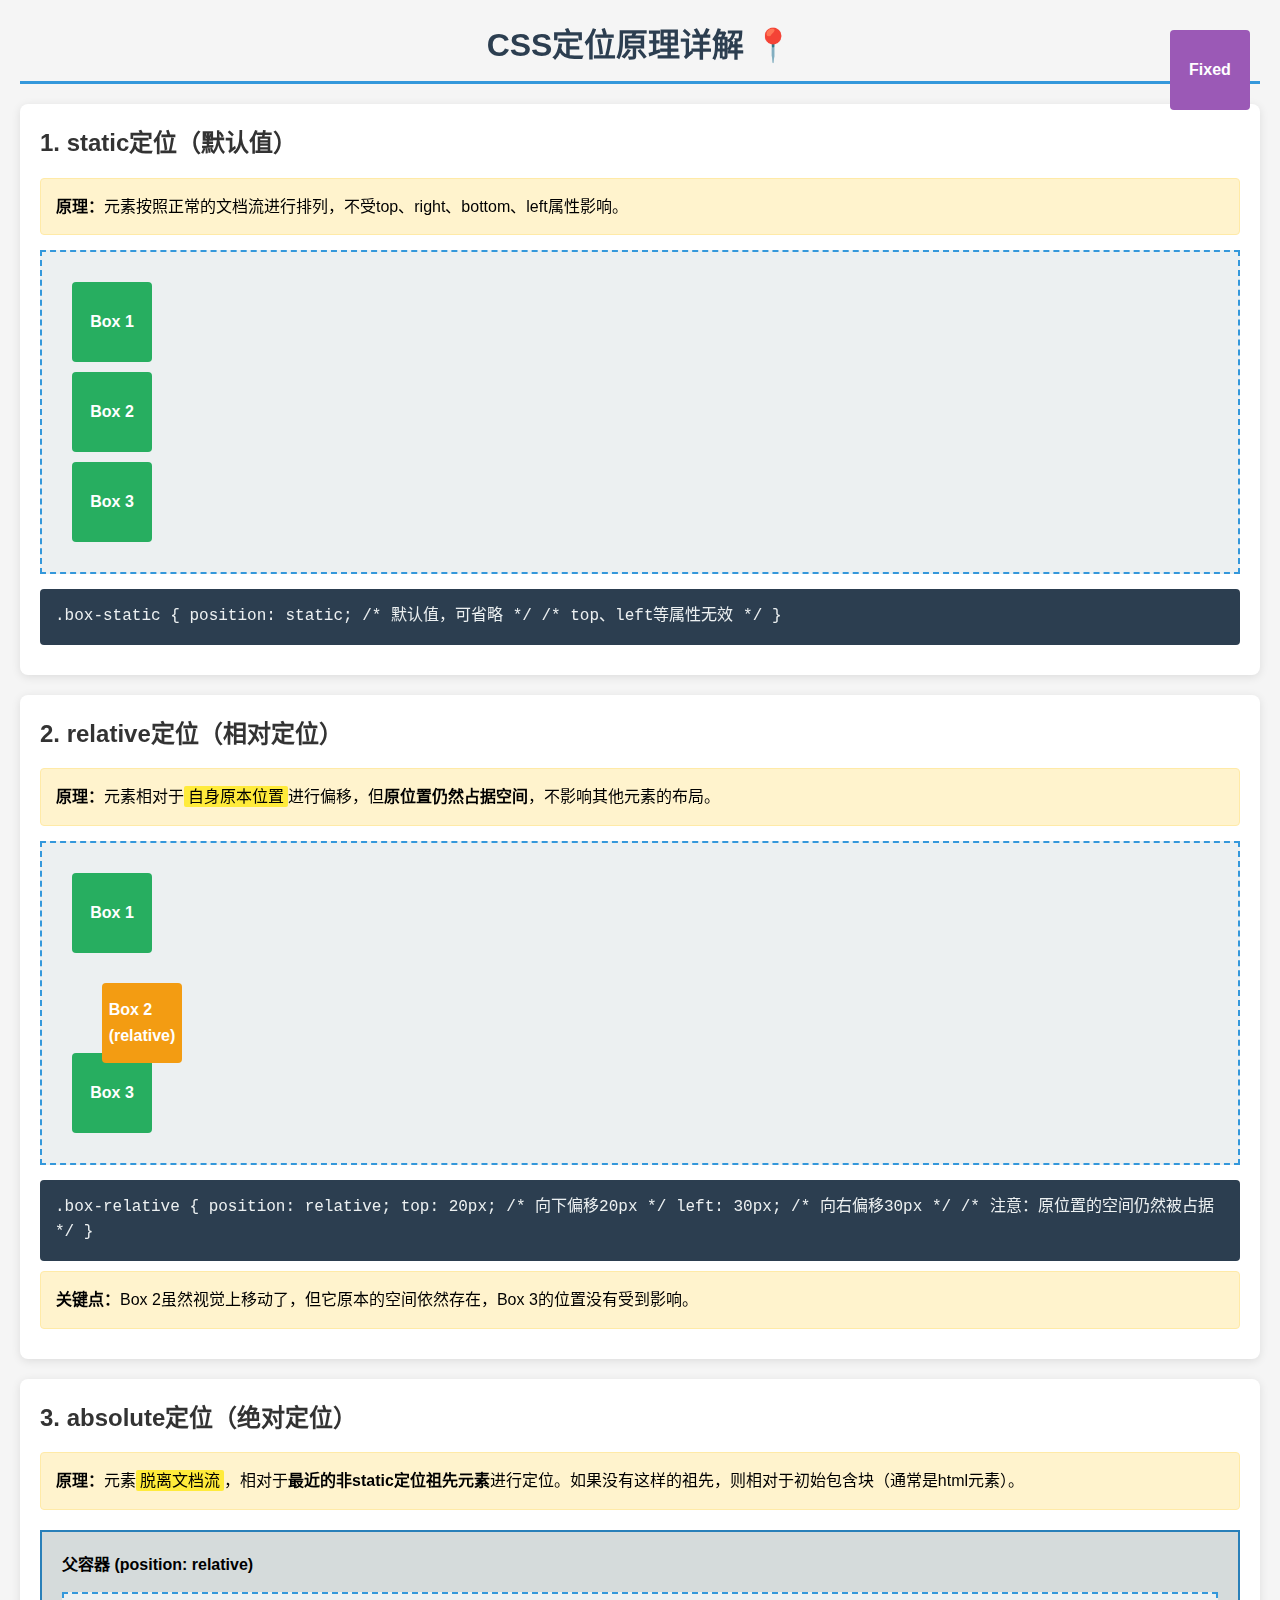
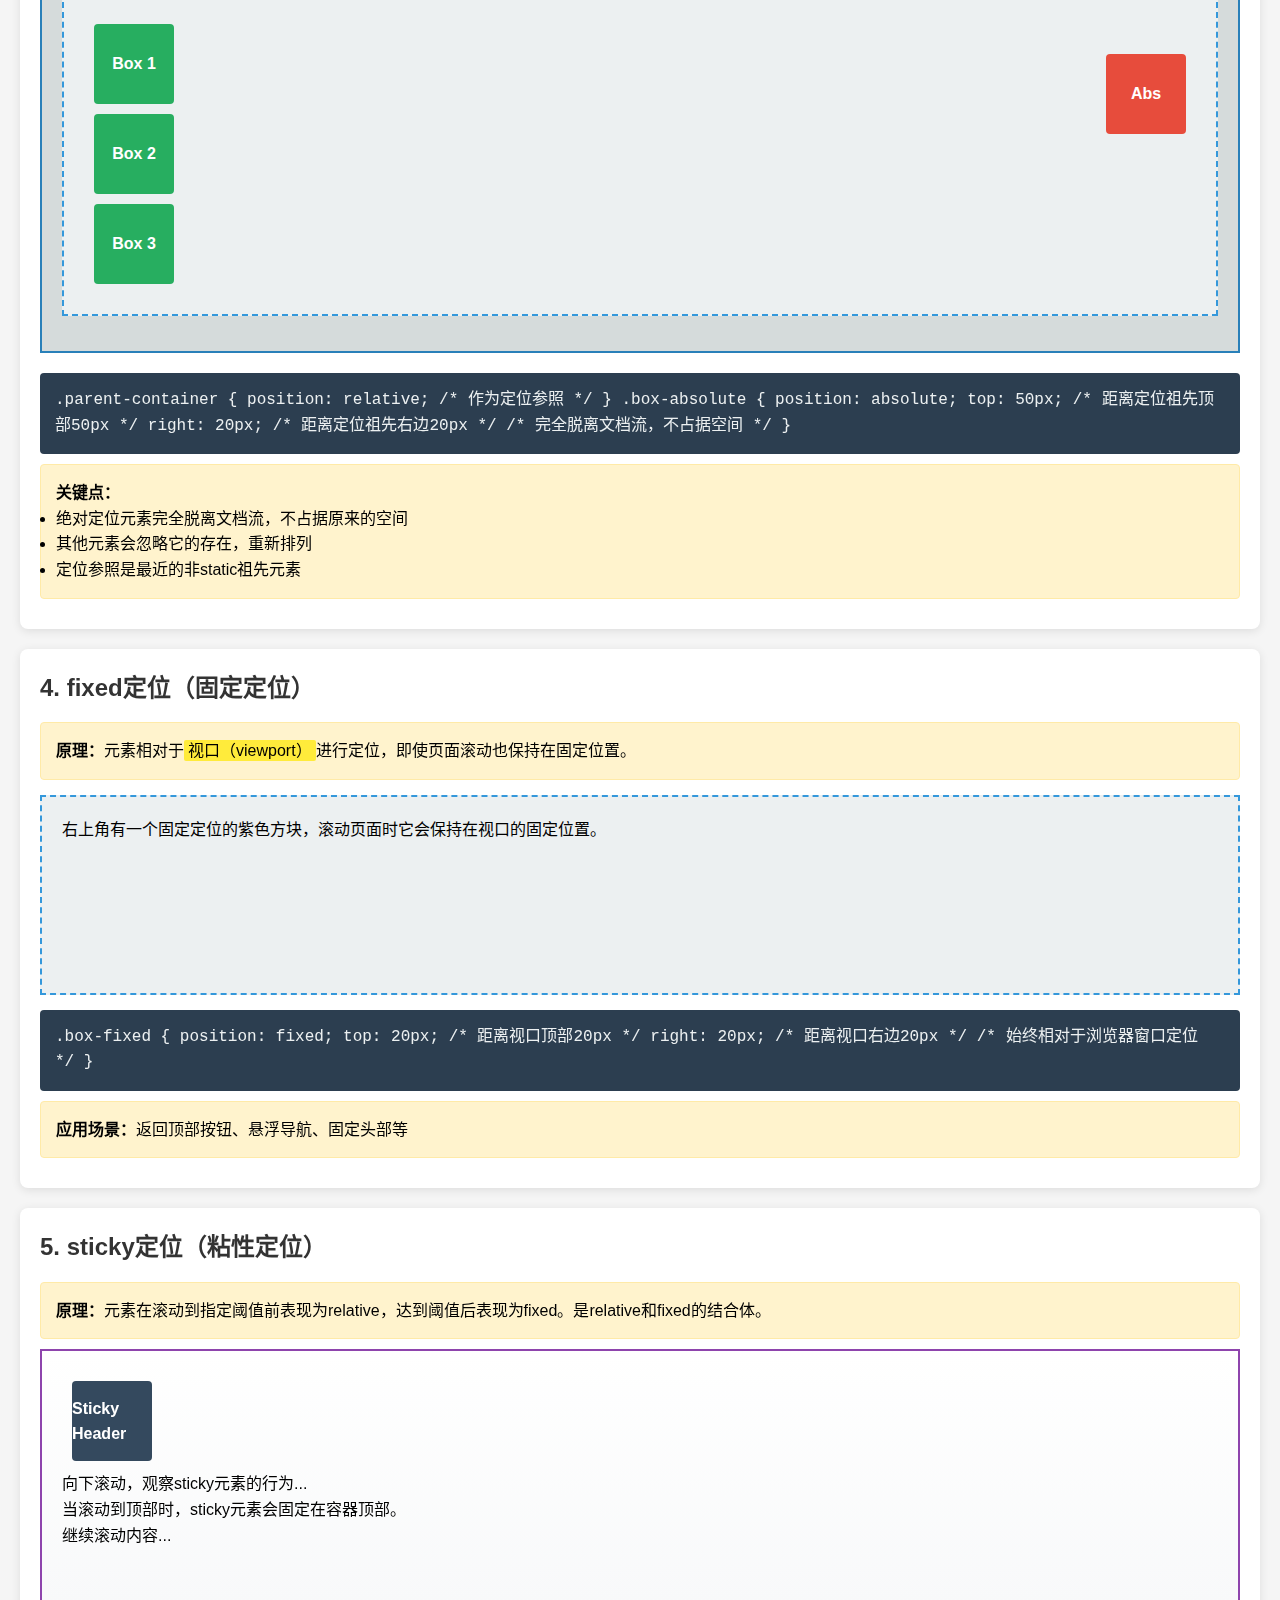
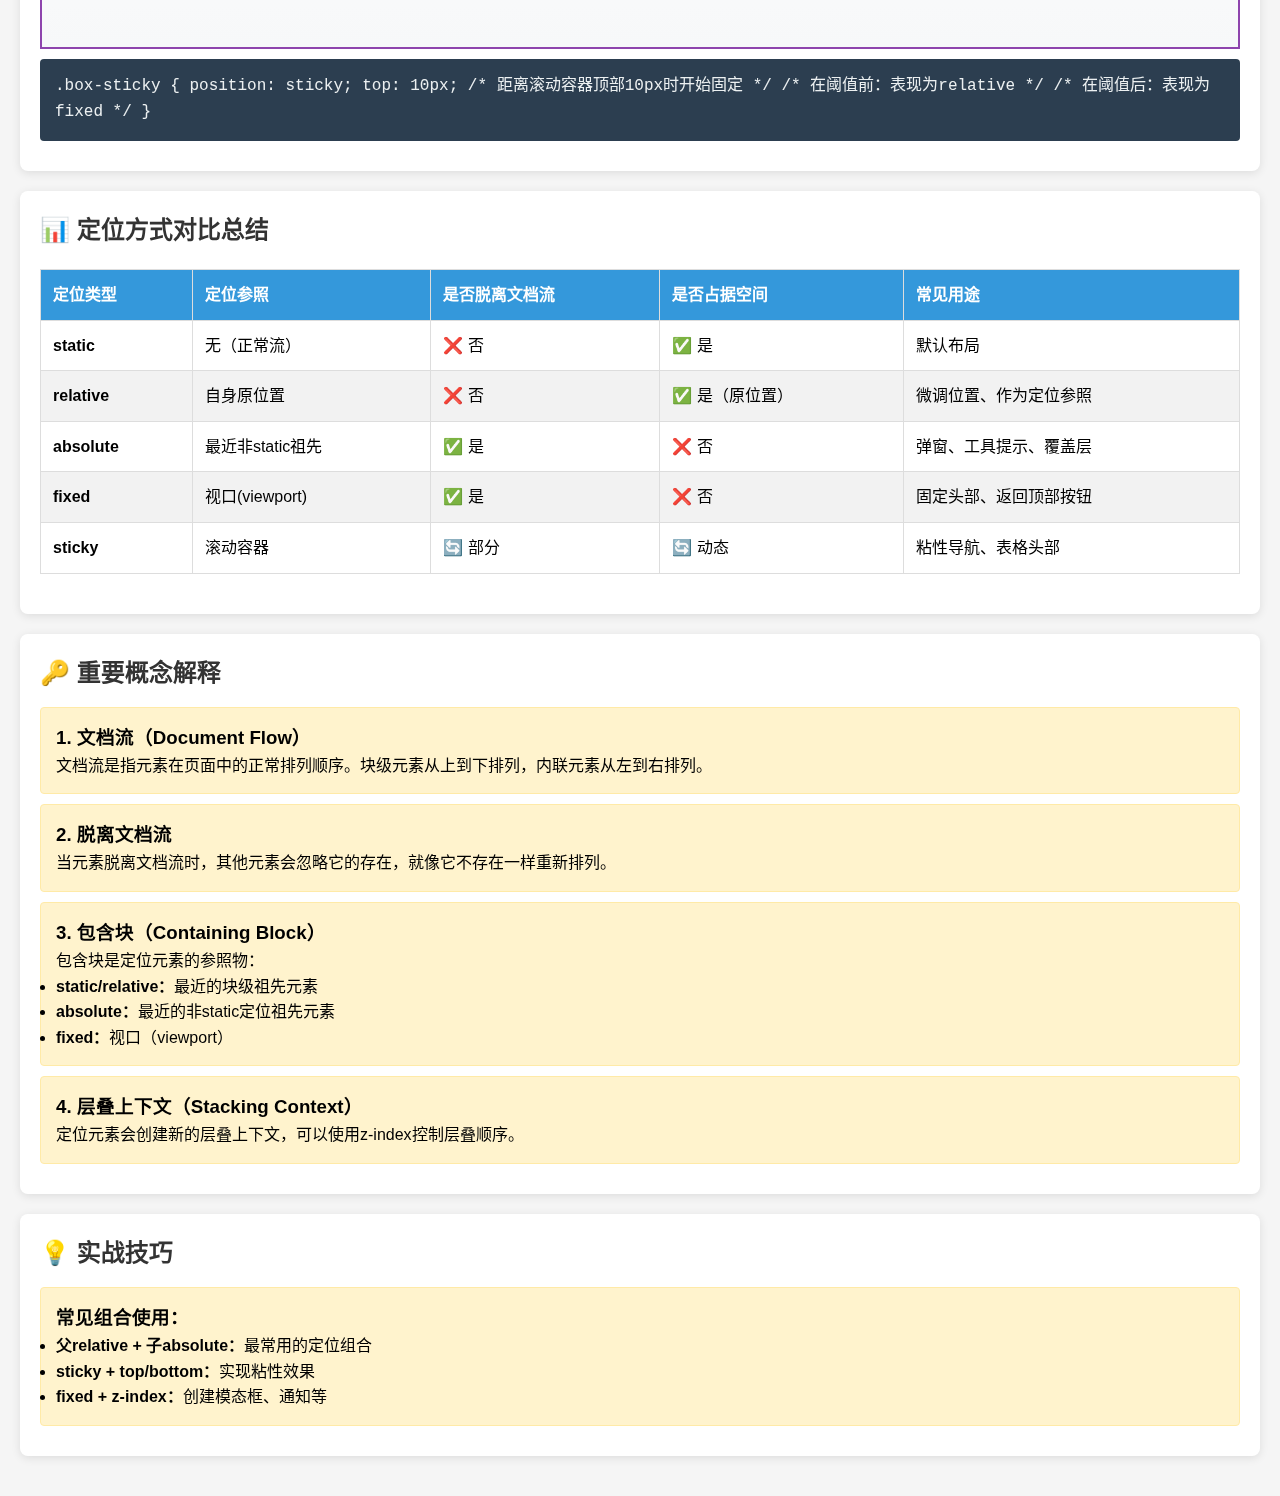
<file: css教学演示/CSS定位原理教学.html>
<!DOCTYPE html>
<html lang="zh-CN">
<head>
    <meta charset="UTF-8">
    <meta name="viewport" content="width=device-width, initial-scale=1.0">
    <title>CSS定位原理详解</title>
    <style>
        * {
            margin: 0;
            padding: 0;
            box-sizing: border-box;
        }
        
        body {
            font-family: 'Microsoft YaHei', sans-serif;
            line-height: 1.6;
            background: #f5f5f5;
            padding: 20px;
        }
        
        .section {
            background: white;
            margin: 20px 0;
            padding: 20px;
            border-radius: 8px;
            box-shadow: 0 2px 10px rgba(0,0,0,0.1);
        }
        
        h1, h2 {
            color: #333;
            margin-bottom: 15px;
        }
        
        h1 {
            text-align: center;
            color: #2c3e50;
            border-bottom: 3px solid #3498db;
            padding-bottom: 10px;
        }
        
        .demo-container {
            border: 2px dashed #3498db;
            padding: 20px;
            margin: 15px 0;
            position: relative;
            min-height: 200px;
            background: #ecf0f1;
        }
        
        .box {
            width: 80px;
            height: 80px;
            background: #e74c3c;
            color: white;
            display: flex;
            align-items: center;
            justify-content: center;
            font-weight: bold;
            border-radius: 4px;
            margin: 10px;
        }
        
        .box-static {
            background: #27ae60;
        }
        
        .box-relative {
            background: #f39c12;
            position: relative;
            top: 20px;
            left: 30px;
        }
        
        .box-absolute {
            background: #e74c3c;
            position: absolute;
            top: 50px;
            right: 20px;
        }
        
        .box-fixed {
            background: #9b59b6;
            position: fixed;
            top: 20px;
            right: 20px;
            z-index: 1000;
        }
        
        .box-sticky {
            background: #34495e;
            position: sticky;
            top: 10px;
        }
        
        .explanation {
            background: #fff3cd;
            border: 1px solid #ffeaa7;
            padding: 15px;
            margin: 10px 0;
            border-radius: 4px;
        }
        
        .code {
            background: #2c3e50;
            color: #ecf0f1;
            padding: 15px;
            border-radius: 4px;
            font-family: 'Courier New', monospace;
            margin: 10px 0;
            overflow-x: auto;
        }
        
        .highlight {
            background: #ffeb3b;
            padding: 2px 4px;
            border-radius: 2px;
        }
        
        .parent-container {
            position: relative;
            border: 2px solid #2980b9;
            background: #d5dbdb;
            padding: 20px;
            margin: 20px 0;
        }
        
        .scroll-container {
            height: 300px;
            overflow-y: scroll;
            border: 2px solid #8e44ad;
            background: #f8f9fa;
        }
        
        .scroll-content {
            height: 800px;
            padding: 20px;
            background: linear-gradient(to bottom, #fff, #e9ecef);
        }
        
        .comparison-table {
            width: 100%;
            border-collapse: collapse;
            margin: 20px 0;
        }
        
        .comparison-table th,
        .comparison-table td {
            border: 1px solid #ddd;
            padding: 12px;
            text-align: left;
        }
        
        .comparison-table th {
            background: #3498db;
            color: white;
        }
        
        .comparison-table tr:nth-child(even) {
            background: #f2f2f2;
        }
    </style>
</head>
<body>
    <h1>CSS定位原理详解 📍</h1>
    
    <!-- 1. static定位 -->
    <div class="section">
        <h2>1. static定位（默认值）</h2>
        <div class="explanation">
            <strong>原理：</strong>元素按照正常的文档流进行排列，不受top、right、bottom、left属性影响。
        </div>
        
        <div class="demo-container">
            <div class="box box-static">Box 1</div>
            <div class="box box-static">Box 2</div>
            <div class="box box-static">Box 3</div>
        </div>
        
        <div class="code">
.box-static {
    position: static; /* 默认值，可省略 */
    /* top、left等属性无效 */
}</div>
    </div>
    
    <!-- 2. relative定位 -->
    <div class="section">
        <h2>2. relative定位（相对定位）</h2>
        <div class="explanation">
            <strong>原理：</strong>元素相对于<span class="highlight">自身原本位置</span>进行偏移，但<strong>原位置仍然占据空间</strong>，不影响其他元素的布局。
        </div>
        
        <div class="demo-container">
            <div class="box box-static">Box 1</div>
            <div class="box box-relative">Box 2<br>(relative)</div>
            <div class="box box-static">Box 3</div>
        </div>
        
        <div class="code">
.box-relative {
    position: relative;
    top: 20px;    /* 向下偏移20px */
    left: 30px;   /* 向右偏移30px */
    /* 注意：原位置的空间仍然被占据 */
}</div>
        
        <div class="explanation">
            <strong>关键点：</strong>Box 2虽然视觉上移动了，但它原本的空间依然存在，Box 3的位置没有受到影响。
        </div>
    </div>
    
    <!-- 3. absolute定位 -->
    <div class="section">
        <h2>3. absolute定位（绝对定位）</h2>
        <div class="explanation">
            <strong>原理：</strong>元素<span class="highlight">脱离文档流</span>，相对于<strong>最近的非static定位祖先元素</strong>进行定位。如果没有这样的祖先，则相对于初始包含块（通常是html元素）。
        </div>
        
        <div class="parent-container">
            <strong>父容器 (position: relative)</strong>
            <div class="demo-container">
                <div class="box box-static">Box 1</div>
                <div class="box box-static">Box 2</div>
                <div class="box box-absolute">Abs</div>
                <div class="box box-static">Box 3</div>
            </div>
        </div>
        
        <div class="code">
.parent-container {
    position: relative; /* 作为定位参照 */
}

.box-absolute {
    position: absolute;
    top: 50px;     /* 距离定位祖先顶部50px */
    right: 20px;   /* 距离定位祖先右边20px */
    /* 完全脱离文档流，不占据空间 */
}</div>
        
        <div class="explanation">
            <strong>关键点：</strong>
            <ul>
                <li>绝对定位元素完全脱离文档流，不占据原来的空间</li>
                <li>其他元素会忽略它的存在，重新排列</li>
                <li>定位参照是最近的非static祖先元素</li>
            </ul>
        </div>
    </div>
    
    <!-- 4. fixed定位 -->
    <div class="section">
        <h2>4. fixed定位（固定定位）</h2>
        <div class="explanation">
            <strong>原理：</strong>元素相对于<span class="highlight">视口（viewport）</span>进行定位，即使页面滚动也保持在固定位置。
        </div>
        
        <div class="demo-container">
            <p>右上角有一个固定定位的紫色方块，滚动页面时它会保持在视口的固定位置。</p>
            <div class="box box-fixed">Fixed</div>
        </div>
        
        <div class="code">
.box-fixed {
    position: fixed;
    top: 20px;     /* 距离视口顶部20px */
    right: 20px;   /* 距离视口右边20px */
    /* 始终相对于浏览器窗口定位 */
}</div>
        
        <div class="explanation">
            <strong>应用场景：</strong>返回顶部按钮、悬浮导航、固定头部等
        </div>
    </div>
    
    <!-- 5. sticky定位 -->
    <div class="section">
        <h2>5. sticky定位（粘性定位）</h2>
        <div class="explanation">
            <strong>原理：</strong>元素在滚动到指定阈值前表现为relative，达到阈值后表现为fixed。是relative和fixed的结合体。
        </div>
        
        <div class="scroll-container">
            <div class="scroll-content">
                <div class="box box-sticky">Sticky Header</div>
                <p>向下滚动，观察sticky元素的行为...</p>
                <p>当滚动到顶部时，sticky元素会固定在容器顶部。</p>
                <p>继续滚动内容...</p>
                <br><br><br><br><br><br><br><br><br><br>
                <p>更多内容...</p>
                <br><br><br><br><br><br><br><br><br><br>
                <p>滚动到底部了</p>
            </div>
        </div>
        
        <div class="code">
.box-sticky {
    position: sticky;
    top: 10px;  /* 距离滚动容器顶部10px时开始固定 */
    /* 在阈值前：表现为relative */
    /* 在阈值后：表现为fixed */
}</div>
    </div>
    
    <!-- 对比表格 -->
    <div class="section">
        <h2>📊 定位方式对比总结</h2>
        <table class="comparison-table">
            <thead>
                <tr>
                    <th>定位类型</th>
                    <th>定位参照</th>
                    <th>是否脱离文档流</th>
                    <th>是否占据空间</th>
                    <th>常见用途</th>
                </tr>
            </thead>
            <tbody>
                <tr>
                    <td><strong>static</strong></td>
                    <td>无（正常流）</td>
                    <td>❌ 否</td>
                    <td>✅ 是</td>
                    <td>默认布局</td>
                </tr>
                <tr>
                    <td><strong>relative</strong></td>
                    <td>自身原位置</td>
                    <td>❌ 否</td>
                    <td>✅ 是（原位置）</td>
                    <td>微调位置、作为定位参照</td>
                </tr>
                <tr>
                    <td><strong>absolute</strong></td>
                    <td>最近非static祖先</td>
                    <td>✅ 是</td>
                    <td>❌ 否</td>
                    <td>弹窗、工具提示、覆盖层</td>
                </tr>
                <tr>
                    <td><strong>fixed</strong></td>
                    <td>视口(viewport)</td>
                    <td>✅ 是</td>
                    <td>❌ 否</td>
                    <td>固定头部、返回顶部按钮</td>
                </tr>
                <tr>
                    <td><strong>sticky</strong></td>
                    <td>滚动容器</td>
                    <td>🔄 部分</td>
                    <td>🔄 动态</td>
                    <td>粘性导航、表格头部</td>
                </tr>
            </tbody>
        </table>
    </div>
    
    <!-- 重要概念解释 -->
    <div class="section">
        <h2>🔑 重要概念解释</h2>
        
        <div class="explanation">
            <h3>1. 文档流（Document Flow）</h3>
            <p>文档流是指元素在页面中的正常排列顺序。块级元素从上到下排列，内联元素从左到右排列。</p>
        </div>
        
        <div class="explanation">
            <h3>2. 脱离文档流</h3>
            <p>当元素脱离文档流时，其他元素会忽略它的存在，就像它不存在一样重新排列。</p>
        </div>
        
        <div class="explanation">
            <h3>3. 包含块（Containing Block）</h3>
            <p>包含块是定位元素的参照物：</p>
            <ul>
                <li><strong>static/relative：</strong>最近的块级祖先元素</li>
                <li><strong>absolute：</strong>最近的非static定位祖先元素</li>
                <li><strong>fixed：</strong>视口（viewport）</li>
            </ul>
        </div>
        
        <div class="explanation">
            <h3>4. 层叠上下文（Stacking Context）</h3>
            <p>定位元素会创建新的层叠上下文，可以使用z-index控制层叠顺序。</p>
        </div>
    </div>
    
    <div class="section">
        <h2>💡 实战技巧</h2>
        <div class="explanation">
            <h3>常见组合使用：</h3>
            <ul>
                <li><strong>父relative + 子absolute：</strong>最常用的定位组合</li>
                <li><strong>sticky + top/bottom：</strong>实现粘性效果</li>
                <li><strong>fixed + z-index：</strong>创建模态框、通知等</li>
            </ul>
        </div>
    </div>

    <script>
        // 添加一些交互效果
        document.addEventListener('DOMContentLoaded', function() {
            // 为fixed元素添加点击效果
            const fixedBox = document.querySelector('.box-fixed');
            if (fixedBox) {
                fixedBox.addEventListener('click', function() {
                    this.style.transform = this.style.transform === 'scale(1.2)' ? 'scale(1)' : 'scale(1.2)';
                });
            }
            
            // 为sticky演示添加滚动提示
            const stickyContainer = document.querySelector('.scroll-container');
            if (stickyContainer) {
                stickyContainer.addEventListener('scroll', function() {
                    const stickyBox = this.querySelector('.box-sticky');
                    if (this.scrollTop > 50) {
                        stickyBox.style.backgroundColor = '#e67e22';
                        stickyBox.textContent = 'Sticky!';
                    } else {
                        stickyBox.style.backgroundColor = '#34495e';
                        stickyBox.textContent = 'Sticky Header';
                    }
                });
            }
        });
    </script>
</body>
</html>
</file>
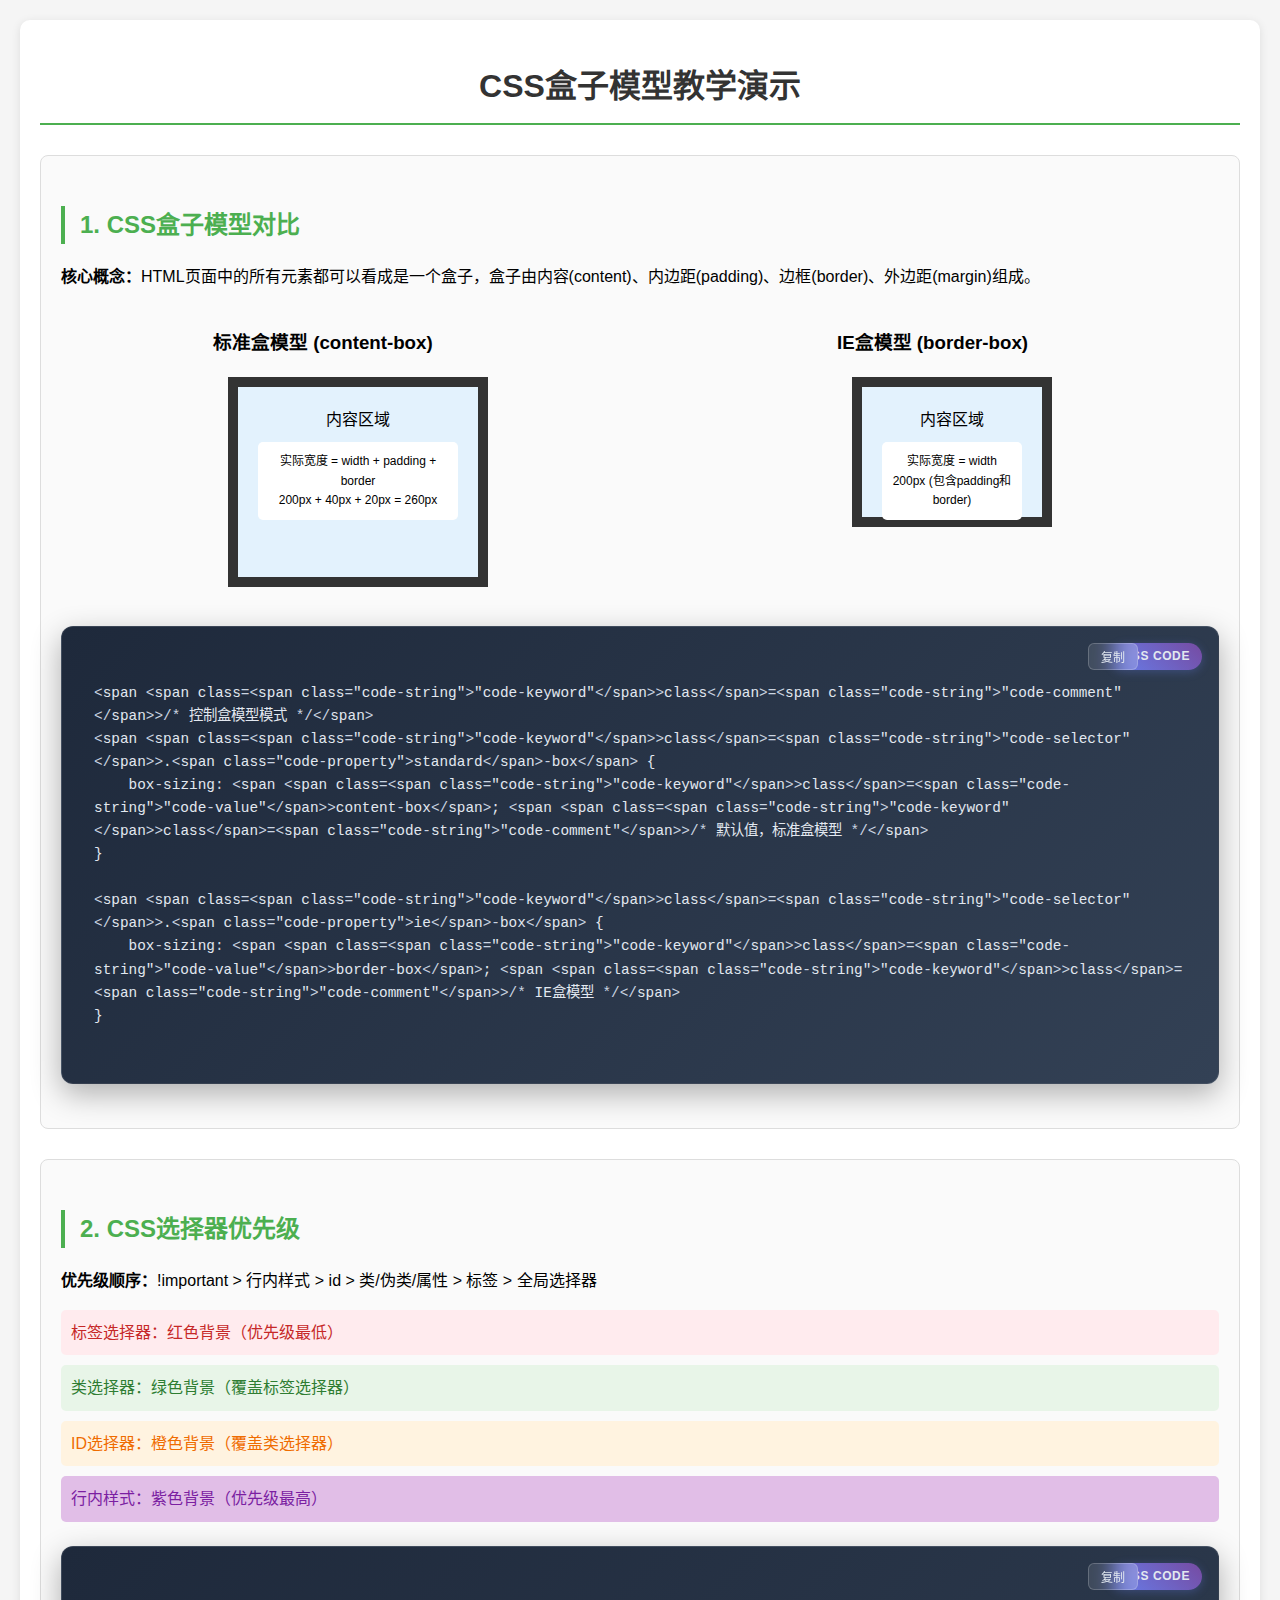
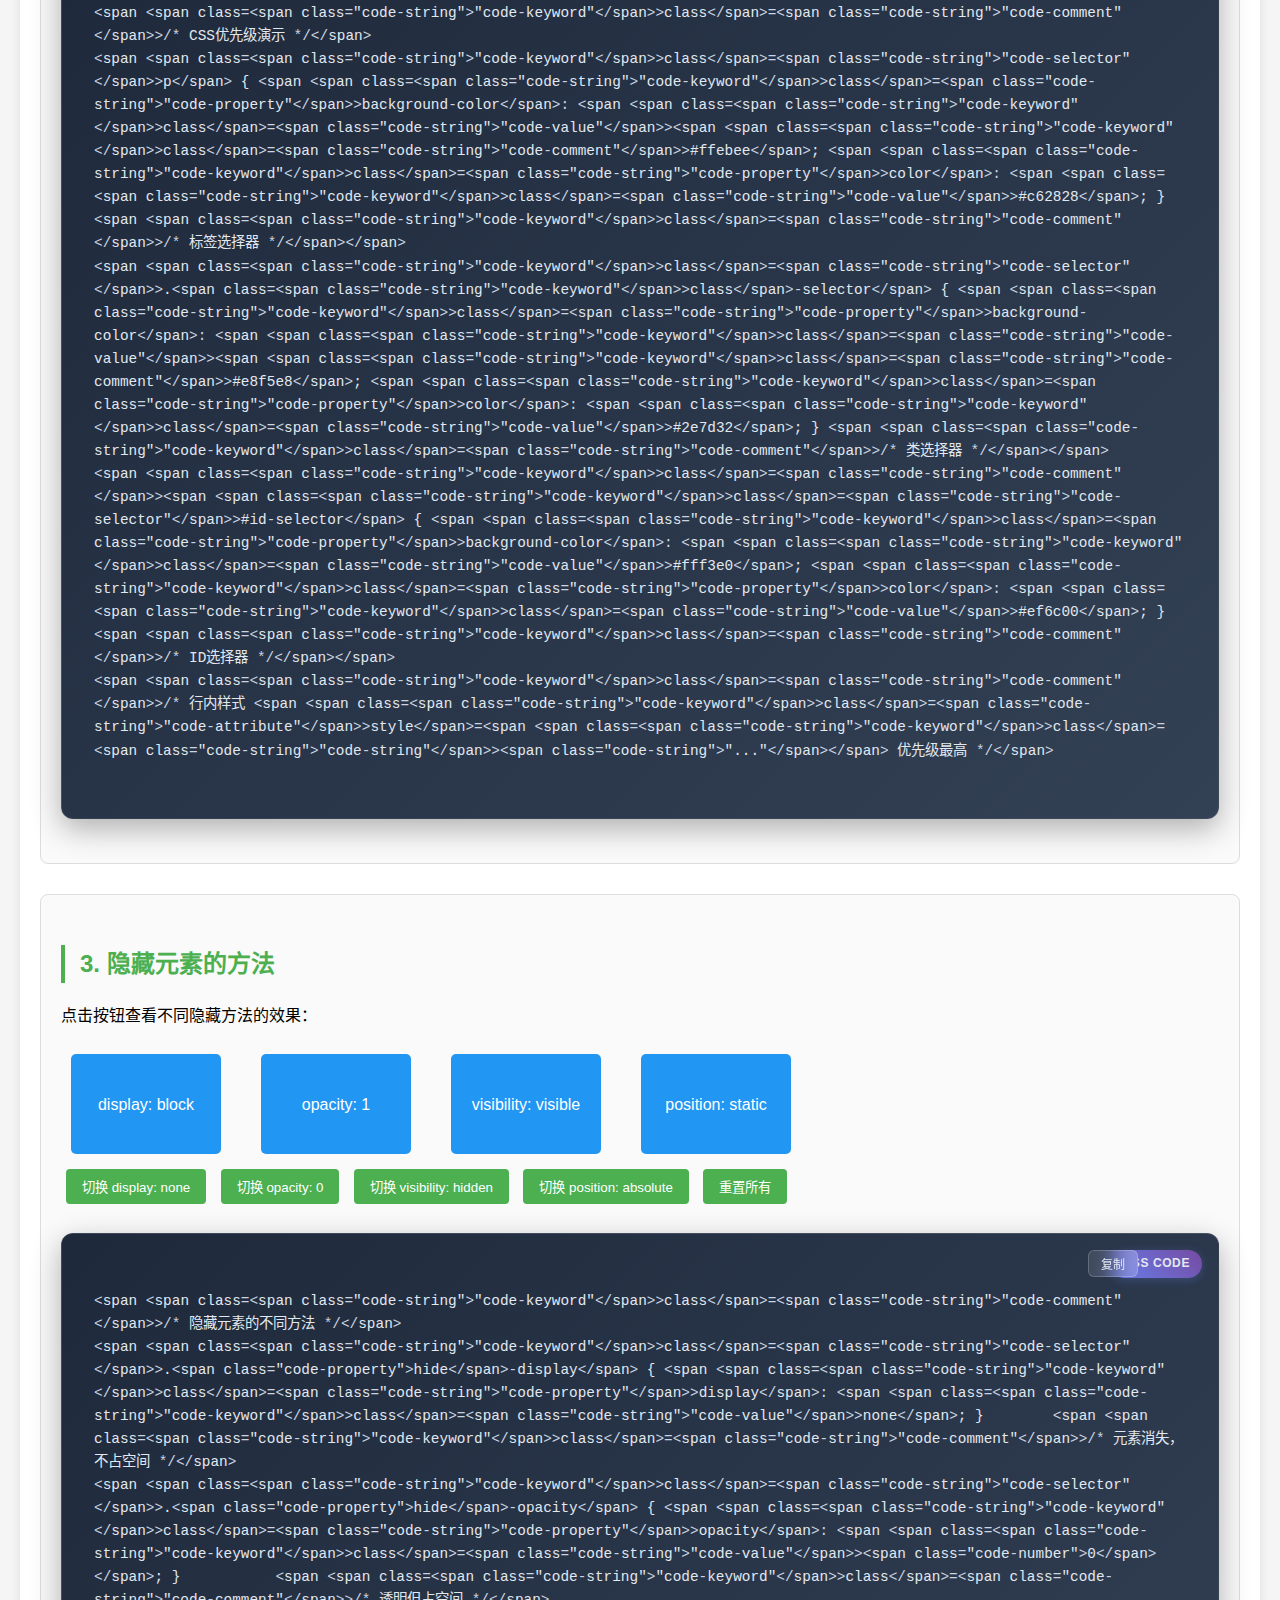
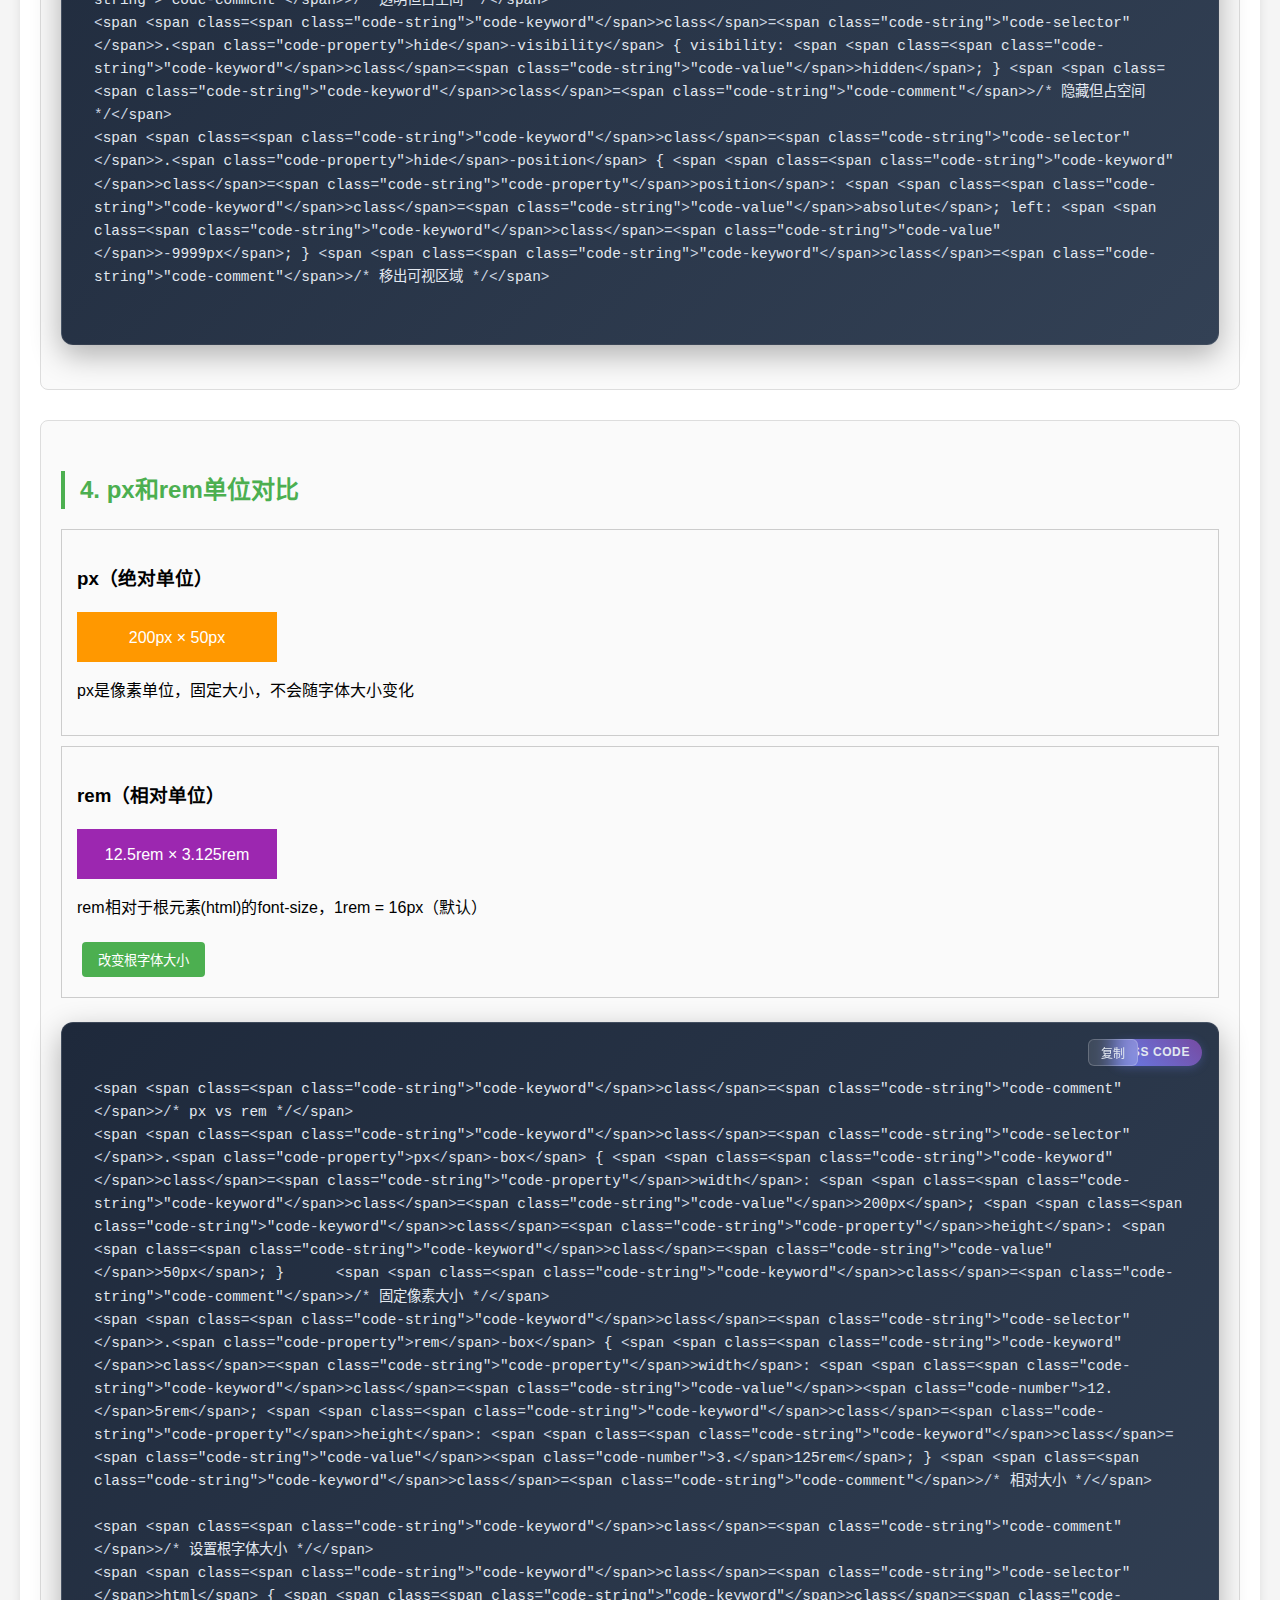
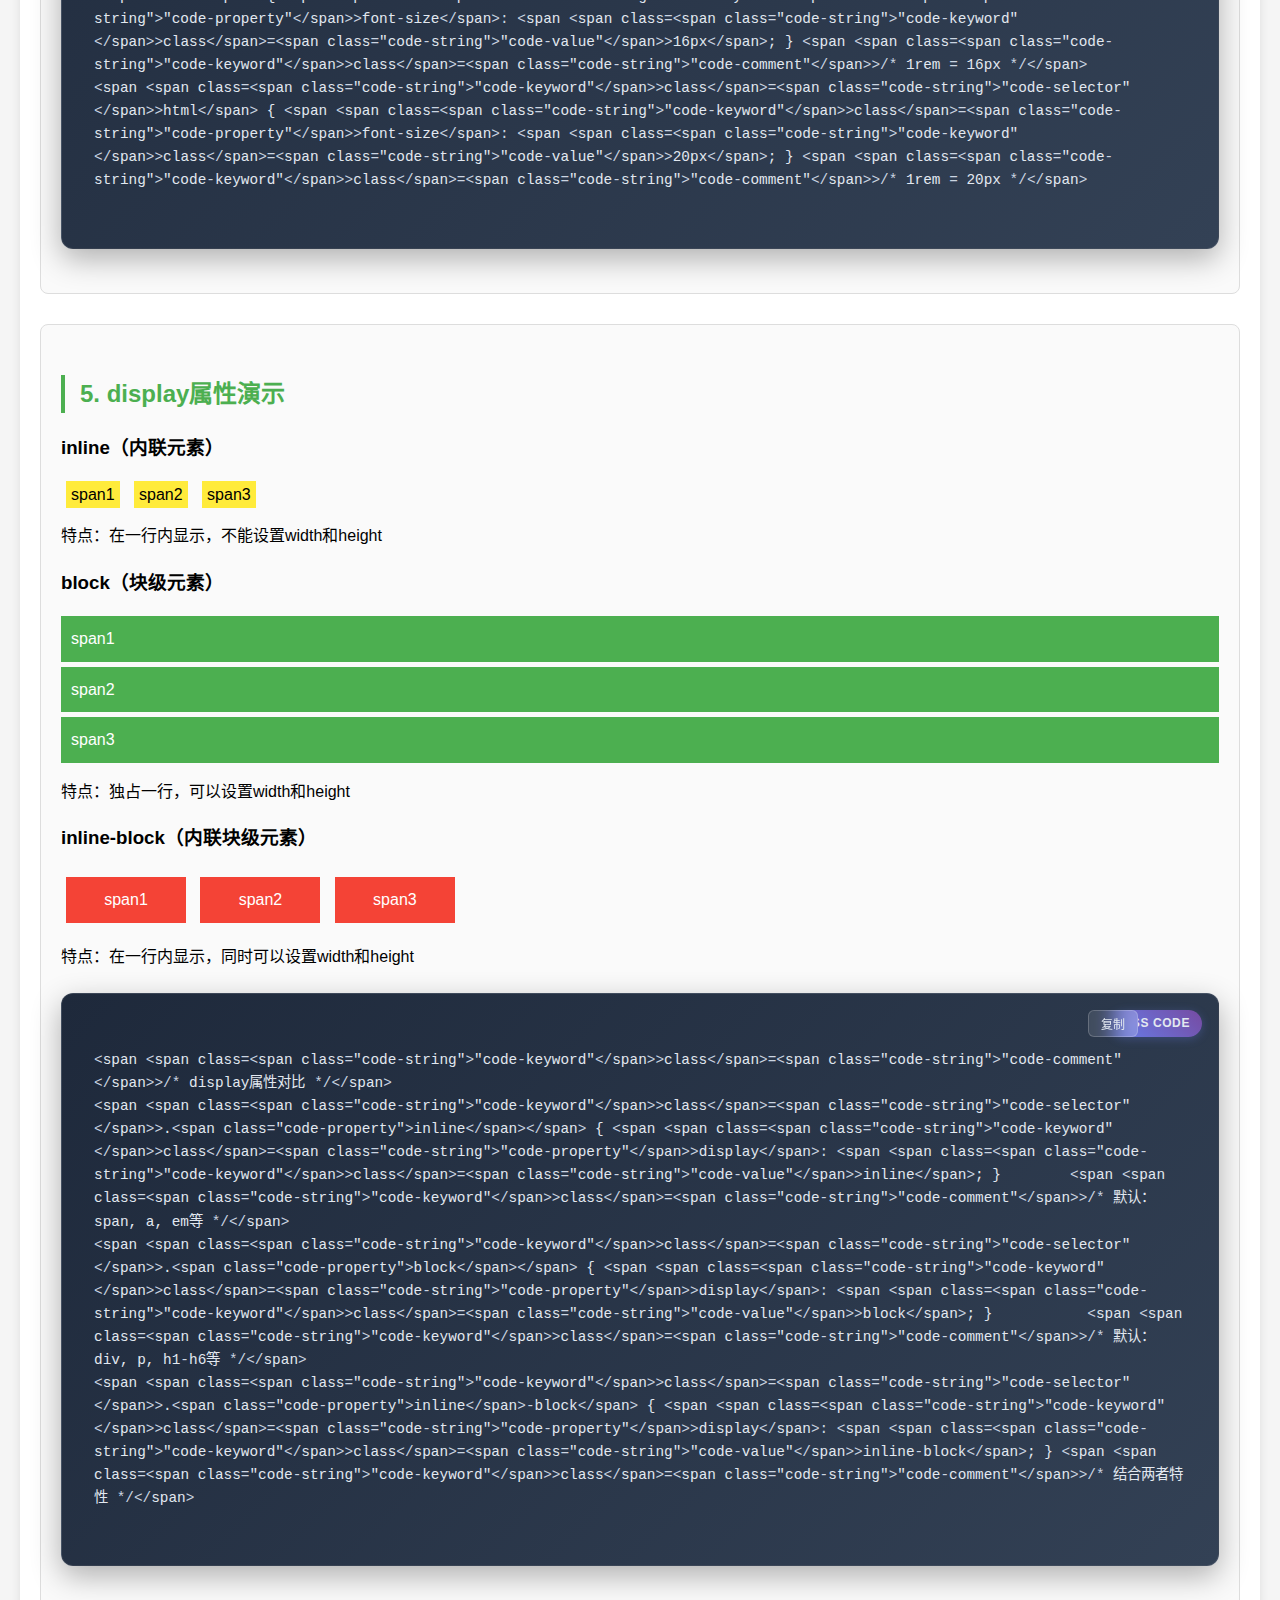
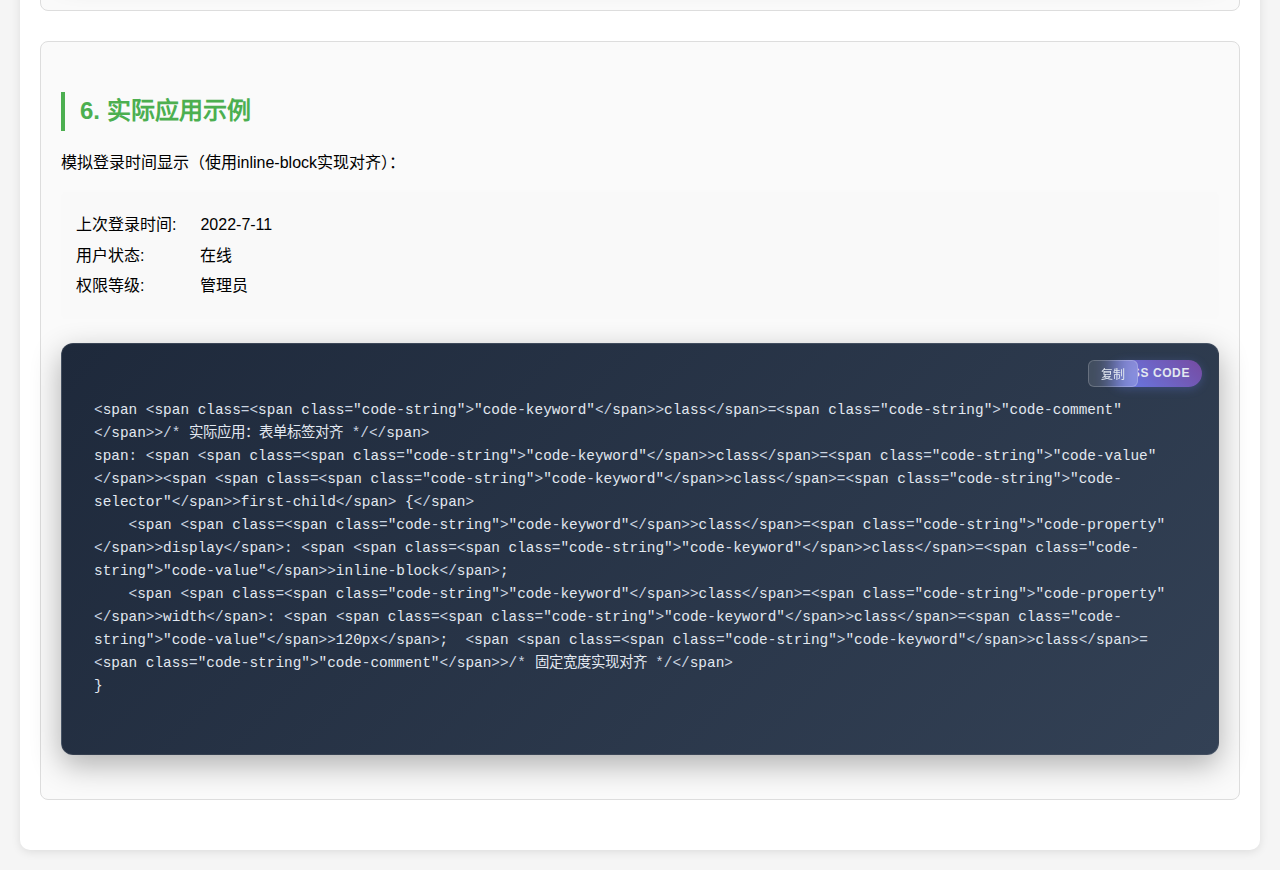
<file: css教学演示/CSS盒子模型教学.html>
<!DOCTYPE html>
<html lang="zh-CN">
<head>
    <meta charset="UTF-8">
    <meta name="viewport" content="width=device-width, initial-scale=1.0">
    <title>CSS盒子模型教学演示</title>
    <style>
        body {
            font-family: 'Microsoft YaHei', Arial, sans-serif;
            line-height: 1.6;
            margin: 0;
            padding: 20px;
            background-color: #f5f5f5;
        }
        
        .container {
            max-width: 1200px;
            margin: 0 auto;
            background: white;
            padding: 20px;
            border-radius: 10px;
            box-shadow: 0 2px 10px rgba(0,0,0,0.1);
        }
        
        h1 {
            text-align: center;
            color: #333;
            border-bottom: 2px solid #4CAF50;
            padding-bottom: 10px;
        }
        
        h2 {
            color: #4CAF50;
            border-left: 4px solid #4CAF50;
            padding-left: 15px;
            margin-top: 30px;
        }
        
        .demo-section {
            margin: 30px 0;
            padding: 20px;
            border: 1px solid #ddd;
            border-radius: 8px;
            background: #fafafa;
        }
        
        /* 盒子模型演示 */
        .box-model-demo {
            display: flex;
            gap: 30px;
            justify-content: space-around;
            margin: 20px 0;
        }
        
        .standard-box, .ie-box {
            width: 200px;
            height: 150px;
            padding: 20px;
            border: 10px solid #333;
            margin: 15px;
            background-color: #e3f2fd;
            text-align: center;
            position: relative;
        }
        
        .standard-box {
            box-sizing: content-box;
        }
        
        .ie-box {
            box-sizing: border-box;
        }
        
        .box-info {
            background: white;
            padding: 10px;
            border-radius: 5px;
            font-size: 12px;
            margin-top: 10px;
        }
        
        /* CSS选择器优先级演示 */
        .priority-demo p {
            padding: 10px;
            margin: 10px 0;
            border-radius: 5px;
        }
        
        /* 优先级从低到高 */
        .priority-demo p {
            background-color: #ffebee;
            color: #c62828;
        }
        
        .priority-demo .class-selector {
            background-color: #e8f5e8 !important;
            color: #2e7d32 !important;
        }
        
        .priority-demo #id-selector {
            background-color: #fff3e0;
            color: #ef6c00;
        }
        
        .priority-demo p[style] {
            /* 行内样式优先级最高（除了!important） */
        }
        
        /* 隐藏元素演示 */
        .hide-demo {
            display: flex;
            gap: 20px;
            flex-wrap: wrap;
        }
        
        .hide-box {
            width: 150px;
            height: 100px;
            background: #2196f3;
            color: white;
            display: flex;
            align-items: center;
            justify-content: center;
            margin: 10px;
            border-radius: 5px;
        }
        
        .hide-display { display: none; }
        .hide-opacity { opacity: 0; }
        .hide-visibility { visibility: hidden; }
        .hide-position { position: absolute; left: -9999px; }
        
        /* px和rem演示 */
        .unit-demo {
            border: 1px solid #ccc;
            padding: 15px;
            margin: 10px 0;
        }
        
        .px-box {
            width: 200px;
            height: 50px;
            background: #ff9800;
            color: white;
            display: flex;
            align-items: center;
            justify-content: center;
            margin: 10px 0;
        }
        
        .rem-box {
            width: 12.5rem; /* 假设1rem=16px，则12.5rem=200px */
            height: 3.125rem; /* 3.125rem=50px */
            background: #9c27b0;
            color: white;
            display: flex;
            align-items: center;
            justify-content: center;
            margin: 10px 0;
        }
        
        /* display属性演示 */
        .display-demo {
            margin: 20px 0;
        }
        
        .inline-demo span {
            background: #ffeb3b;
            padding: 5px;
            margin: 5px;
        }
        
        .block-demo span {
            display: block;
            background: #4caf50;
            color: white;
            padding: 10px;
            margin: 5px 0;
        }
        
        .inline-block-demo span {
            display: inline-block;
            background: #f44336;
            color: white;
            padding: 10px;
            margin: 5px;
            width: 100px;
            text-align: center;
        }
        
        /* 交互按钮 */
        .btn {
            background: #4CAF50;
            color: white;
            border: none;
            padding: 8px 16px;
            border-radius: 4px;
            cursor: pointer;
            margin: 5px;
        }
        
        .btn:hover {
            background: #45a049;
        }
        
        .code-block {
            background: #f4f4f4;
            border: 1px solid #ddd;
            border-radius: 4px;
            padding: 15px;
            margin: 10px 0;
            font-family: 'Courier New', monospace;
            font-size: 14px;
            overflow-x: auto;
        }
    </style>
    <!-- 代码高亮样式 -->
    <link rel="stylesheet" href="../shared/code-highlight.css">
</head>
<body>
    <div class="container">
        <h1>CSS盒子模型教学演示</h1>
        
        <div class="demo-section">
            <h2>1. CSS盒子模型对比</h2>
            <p><strong>核心概念：</strong>HTML页面中的所有元素都可以看成是一个盒子，盒子由内容(content)、内边距(padding)、边框(border)、外边距(margin)组成。</p>
            
            <div class="box-model-demo">
                <div>
                    <h3>标准盒模型 (content-box)</h3>
                    <div class="standard-box">
                        内容区域
                        <div class="box-info">
                            实际宽度 = width + padding + border<br>
                            200px + 40px + 20px = 260px
                        </div>
                    </div>
                </div>
                
                <div>
                    <h3>IE盒模型 (border-box)</h3>
                    <div class="ie-box">
                        内容区域
                        <div class="box-info">
                            实际宽度 = width<br>
                            200px (包含padding和border)
                        </div>
                    </div>
                </div>
            </div>
            
            <div class="code-block">
/* 控制盒模型模式 */
.standard-box {
    box-sizing: content-box; /* 默认值，标准盒模型 */
}

.ie-box {
    box-sizing: border-box; /* IE盒模型 */
}
            </div>
        </div>
        
        <div class="demo-section">
            <h2>2. CSS选择器优先级</h2>
            <p><strong>优先级顺序：</strong>!important > 行内样式 > id > 类/伪类/属性 > 标签 > 全局选择器</p>
            
            <div class="priority-demo">
                <p>标签选择器：红色背景（优先级最低）</p>
                <p class="class-selector">类选择器：绿色背景（覆盖标签选择器）</p>
                <p id="id-selector">ID选择器：橙色背景（覆盖类选择器）</p>
                <p id="id-selector" style="background-color: #e1bee7; color: #7b1fa2;">行内样式：紫色背景（优先级最高）</p>
            </div>
            
            <div class="code-block">
/* CSS优先级演示 */
p { background-color: #ffebee; color: #c62828; } /* 标签选择器 */
.class-selector { background-color: #e8f5e8; color: #2e7d32; } /* 类选择器 */
#id-selector { background-color: #fff3e0; color: #ef6c00; } /* ID选择器 */
/* 行内样式 style="..." 优先级最高 */
            </div>
        </div>
        
        <div class="demo-section">
            <h2>3. 隐藏元素的方法</h2>
            <p>点击按钮查看不同隐藏方法的效果：</p>
            
            <div class="hide-demo">
                <div class="hide-box" id="box1">display: block</div>
                <div class="hide-box" id="box2">opacity: 1</div>
                <div class="hide-box" id="box3">visibility: visible</div>
                <div class="hide-box" id="box4">position: static</div>
            </div>
            
            <div>
                <button class="btn" onclick="toggleDisplay()">切换 display: none</button>
                <button class="btn" onclick="toggleOpacity()">切换 opacity: 0</button>
                <button class="btn" onclick="toggleVisibility()">切换 visibility: hidden</button>
                <button class="btn" onclick="togglePosition()">切换 position: absolute</button>
                <button class="btn" onclick="resetAll()">重置所有</button>
            </div>
            
            <div class="code-block">
/* 隐藏元素的不同方法 */
.hide-display { display: none; }        /* 元素消失，不占空间 */
.hide-opacity { opacity: 0; }           /* 透明但占空间 */
.hide-visibility { visibility: hidden; } /* 隐藏但占空间 */
.hide-position { position: absolute; left: -9999px; } /* 移出可视区域 */
            </div>
        </div>
        
        <div class="demo-section">
            <h2>4. px和rem单位对比</h2>
            
            <div class="unit-demo">
                <h3>px（绝对单位）</h3>
                <div class="px-box">200px × 50px</div>
                <p>px是像素单位，固定大小，不会随字体大小变化</p>
            </div>
            
            <div class="unit-demo">
                <h3>rem（相对单位）</h3>
                <div class="rem-box">12.5rem × 3.125rem</div>
                <p>rem相对于根元素(html)的font-size，1rem = 16px（默认）</p>
                <button class="btn" onclick="changeFontSize()">改变根字体大小</button>
            </div>
            
            <div class="code-block">
/* px vs rem */
.px-box { width: 200px; height: 50px; }      /* 固定像素大小 */
.rem-box { width: 12.5rem; height: 3.125rem; } /* 相对大小 */

/* 设置根字体大小 */
html { font-size: 16px; } /* 1rem = 16px */
html { font-size: 20px; } /* 1rem = 20px */
            </div>
        </div>
        
        <div class="demo-section">
            <h2>5. display属性演示</h2>
            
            <div class="display-demo">
                <h3>inline（内联元素）</h3>
                <div class="inline-demo">
                    <span>span1</span>
                    <span>span2</span>
                    <span>span3</span>
                </div>
                <p>特点：在一行内显示，不能设置width和height</p>
                
                <h3>block（块级元素）</h3>
                <div class="block-demo">
                    <span>span1</span>
                    <span>span2</span>
                    <span>span3</span>
                </div>
                <p>特点：独占一行，可以设置width和height</p>
                
                <h3>inline-block（内联块级元素）</h3>
                <div class="inline-block-demo">
                    <span>span1</span>
                    <span>span2</span>
                    <span>span3</span>
                </div>
                <p>特点：在一行内显示，同时可以设置width和height</p>
            </div>
            
            <div class="code-block">
/* display属性对比 */
.inline { display: inline; }        /* 默认：span, a, em等 */
.block { display: block; }           /* 默认：div, p, h1-h6等 */
.inline-block { display: inline-block; } /* 结合两者特性 */
            </div>
        </div>
        
        <div class="demo-section">
            <h2>6. 实际应用示例</h2>
            <p>模拟登录时间显示（使用inline-block实现对齐）：</p>
            
            <div style="background: #f9f9f9; padding: 15px; border-radius: 5px;">
                <p style="margin: 5px 0;">
                    <span style="display: inline-block; width: 120px;">上次登录时间:</span> 
                    <span>2022-7-11</span>
                </p>
                <p style="margin: 5px 0;">
                    <span style="display: inline-block; width: 120px;">用户状态:</span> 
                    <span>在线</span>
                </p>
                <p style="margin: 5px 0;">
                    <span style="display: inline-block; width: 120px;">权限等级:</span> 
                    <span>管理员</span>
                </p>
            </div>
            
            <div class="code-block">
/* 实际应用：表单标签对齐 */
span:first-child {
    display: inline-block;
    width: 120px;  /* 固定宽度实现对齐 */
}
            </div>
        </div>
    </div>
    
    <script>
        // JavaScript交互功能
        function toggleDisplay() {
            const box = document.getElementById('box1');
            box.classList.toggle('hide-display');
            box.textContent = box.style.display === 'none' ? 'display: none' : 'display: block';
        }
        
        function toggleOpacity() {
            const box = document.getElementById('box2');
            box.classList.toggle('hide-opacity');
            box.textContent = box.classList.contains('hide-opacity') ? 'opacity: 0' : 'opacity: 1';
        }
        
        function toggleVisibility() {
            const box = document.getElementById('box3');
            box.classList.toggle('hide-visibility');
            box.textContent = box.classList.contains('hide-visibility') ? 'visibility: hidden' : 'visibility: visible';
        }
        
        function togglePosition() {
            const box = document.getElementById('box4');
            box.classList.toggle('hide-position');
            box.textContent = box.classList.contains('hide-position') ? 'position: absolute' : 'position: static';
        }
        
        function resetAll() {
            document.getElementById('box1').classList.remove('hide-display');
            document.getElementById('box2').classList.remove('hide-opacity');
            document.getElementById('box3').classList.remove('hide-visibility');
            document.getElementById('box4').classList.remove('hide-position');
            document.getElementById('box1').textContent = 'display: block';
            document.getElementById('box2').textContent = 'opacity: 1';
            document.getElementById('box3').textContent = 'visibility: visible';
            document.getElementById('box4').textContent = 'position: static';
        }
        
        let isLarge = false;
        function changeFontSize() {
            const html = document.documentElement;
            if (isLarge) {
                html.style.fontSize = '16px';
                isLarge = false;
            } else {
                html.style.fontSize = '20px';
                isLarge = true;
            }
        }
    </script>
    <!-- 代码高亮脚本 -->
    <script src="../shared/code-highlight.js"></script>
</body>
</html>
</file>
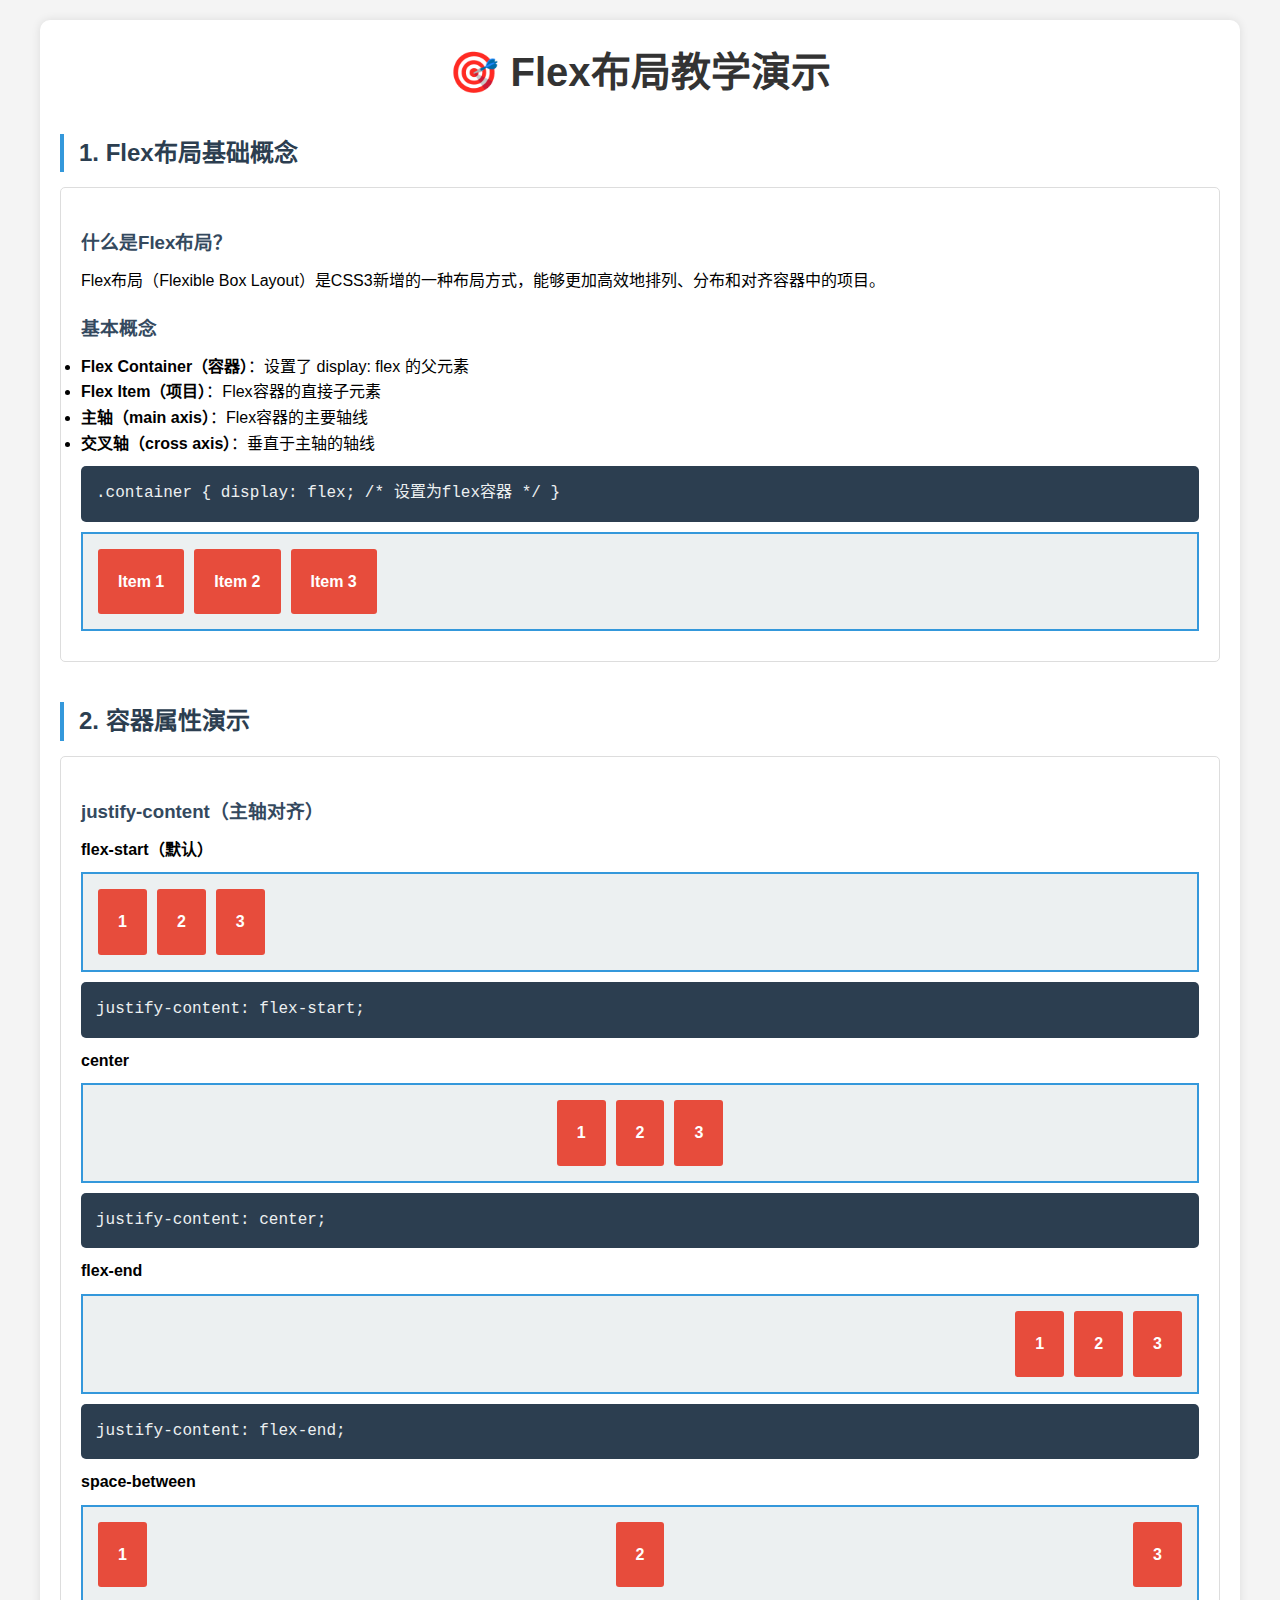
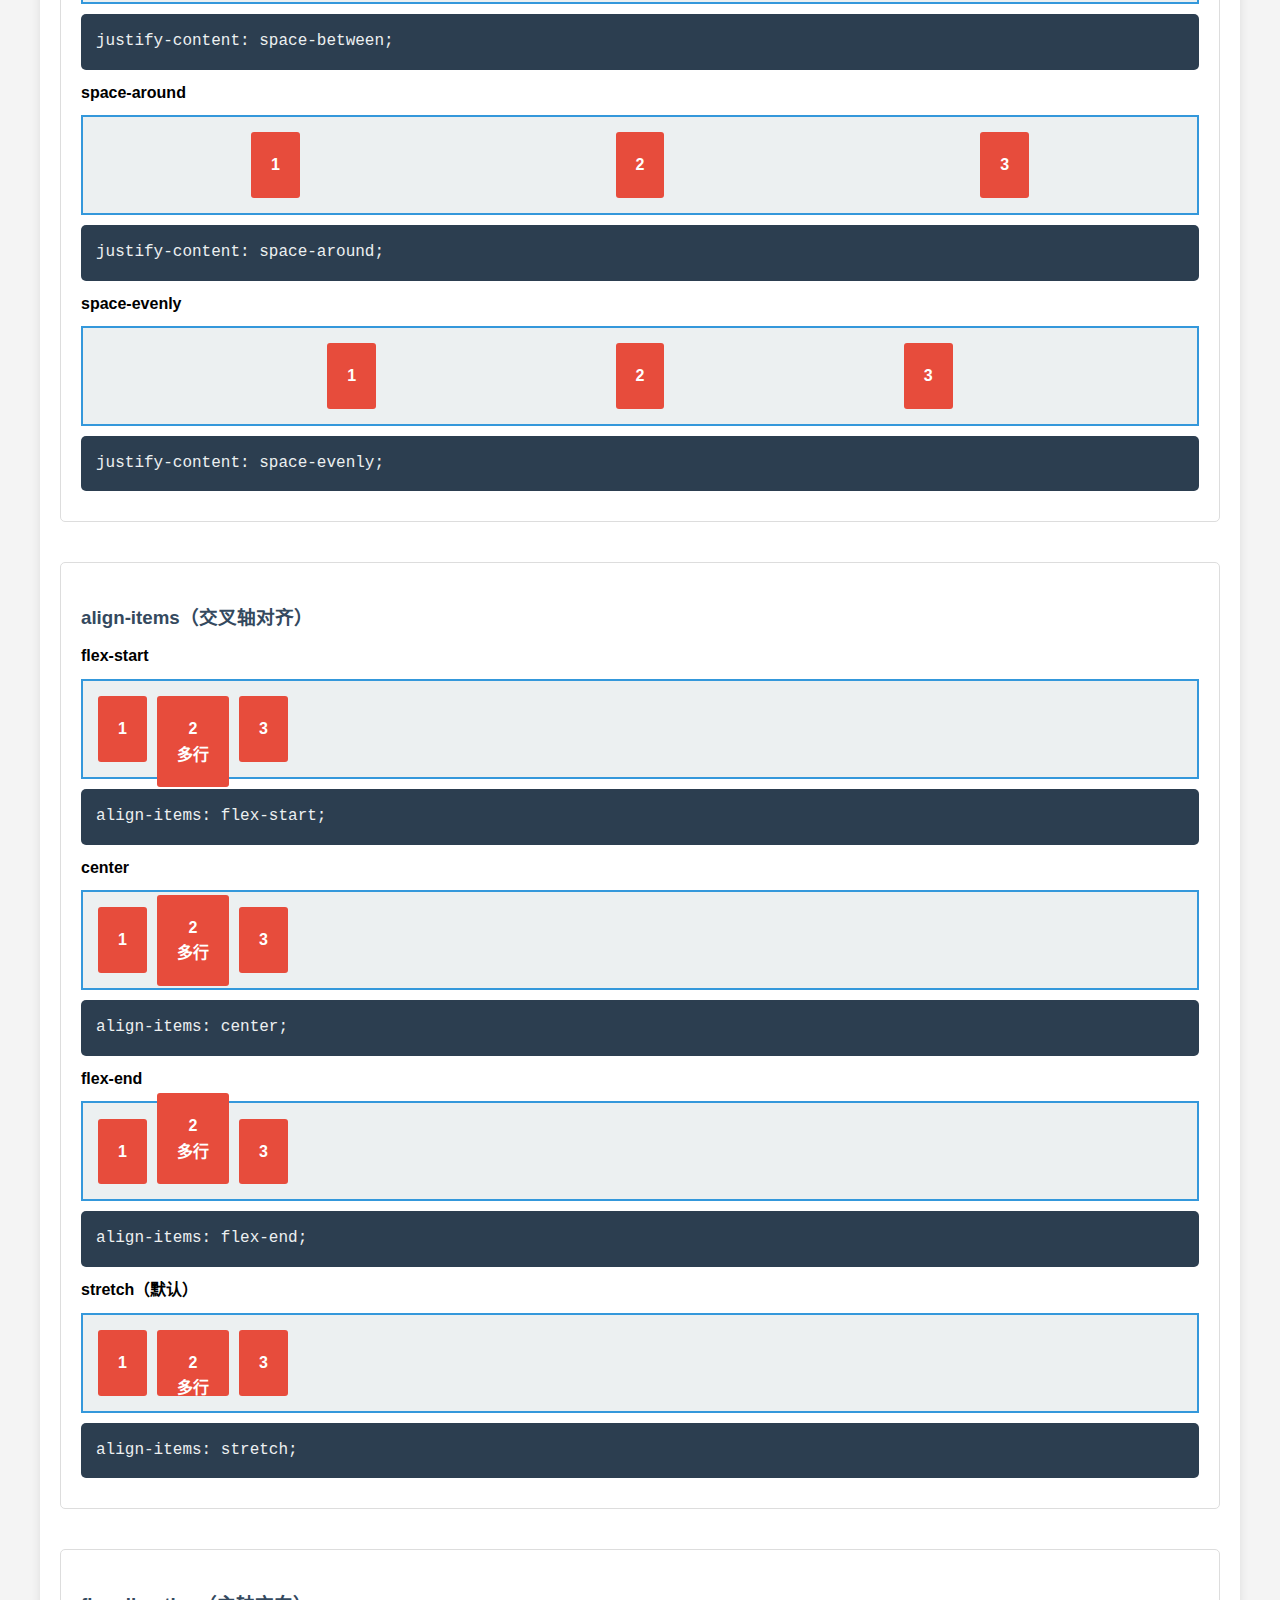
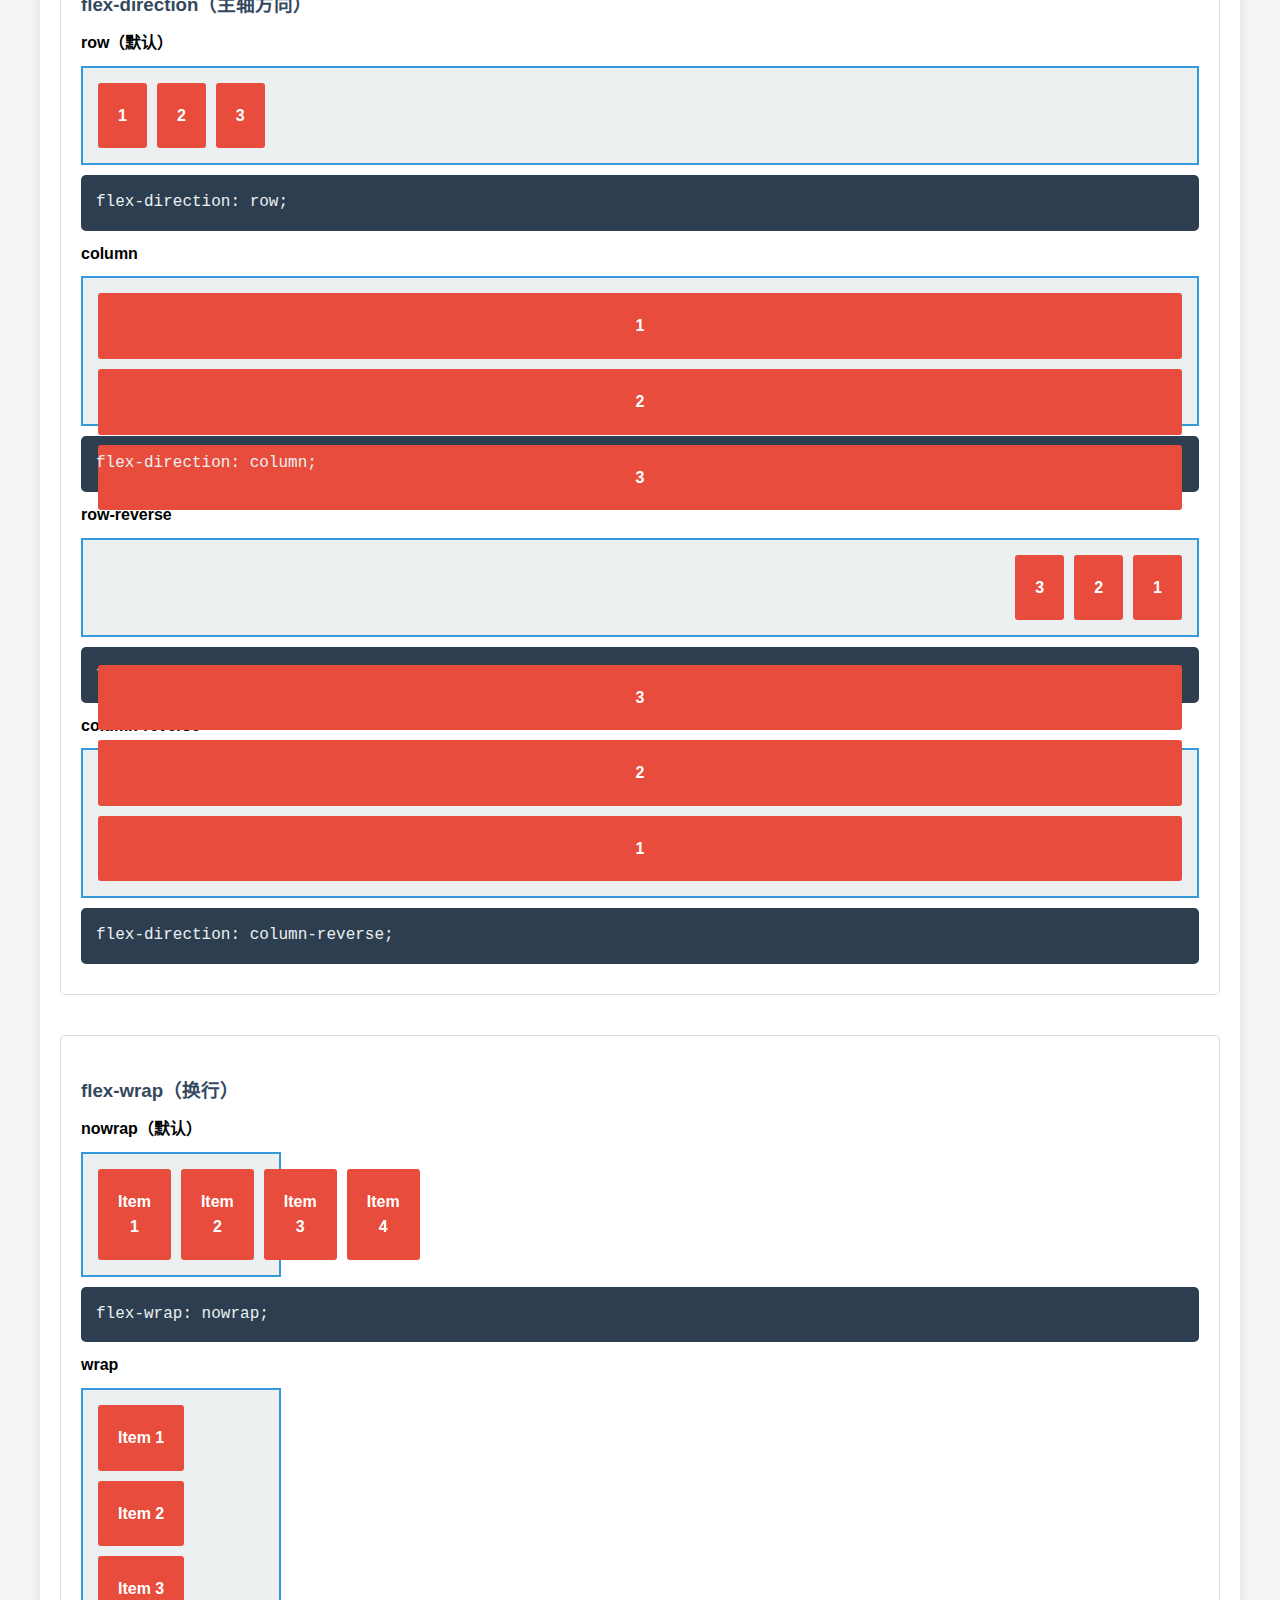
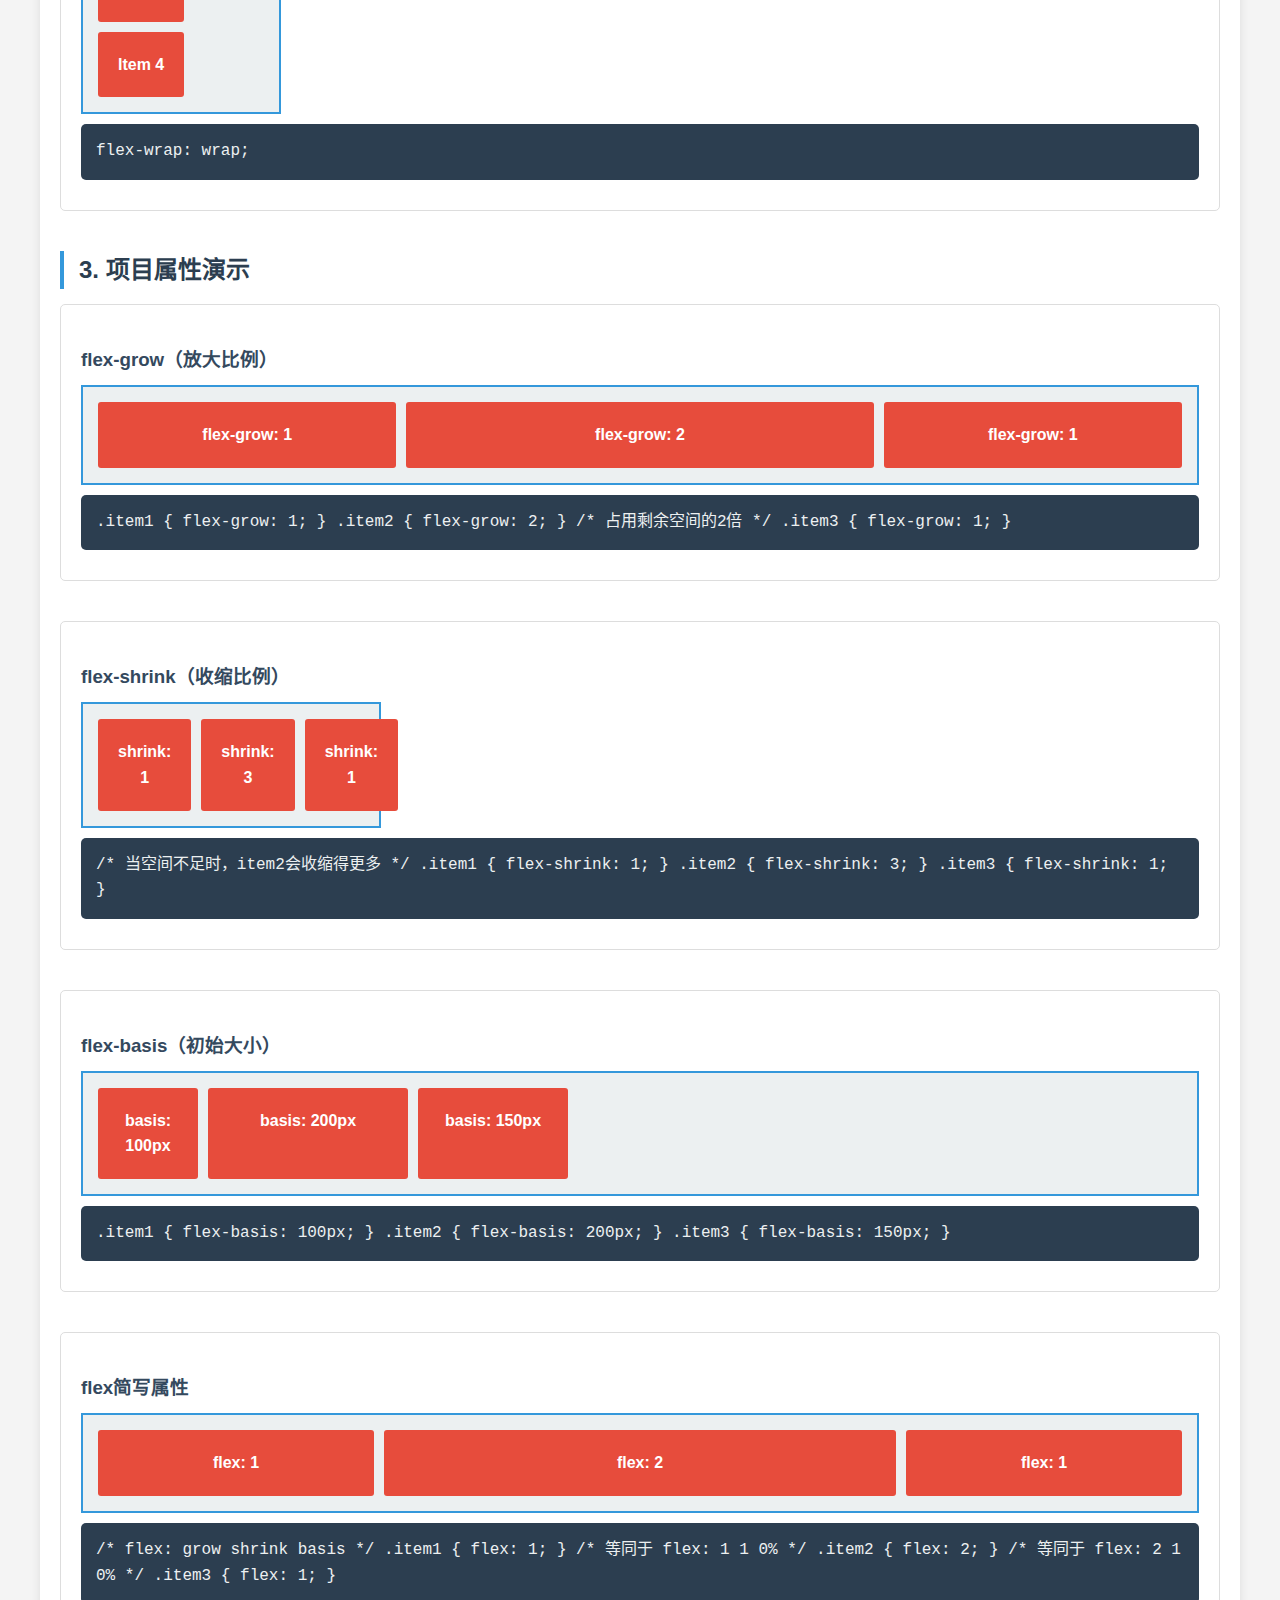
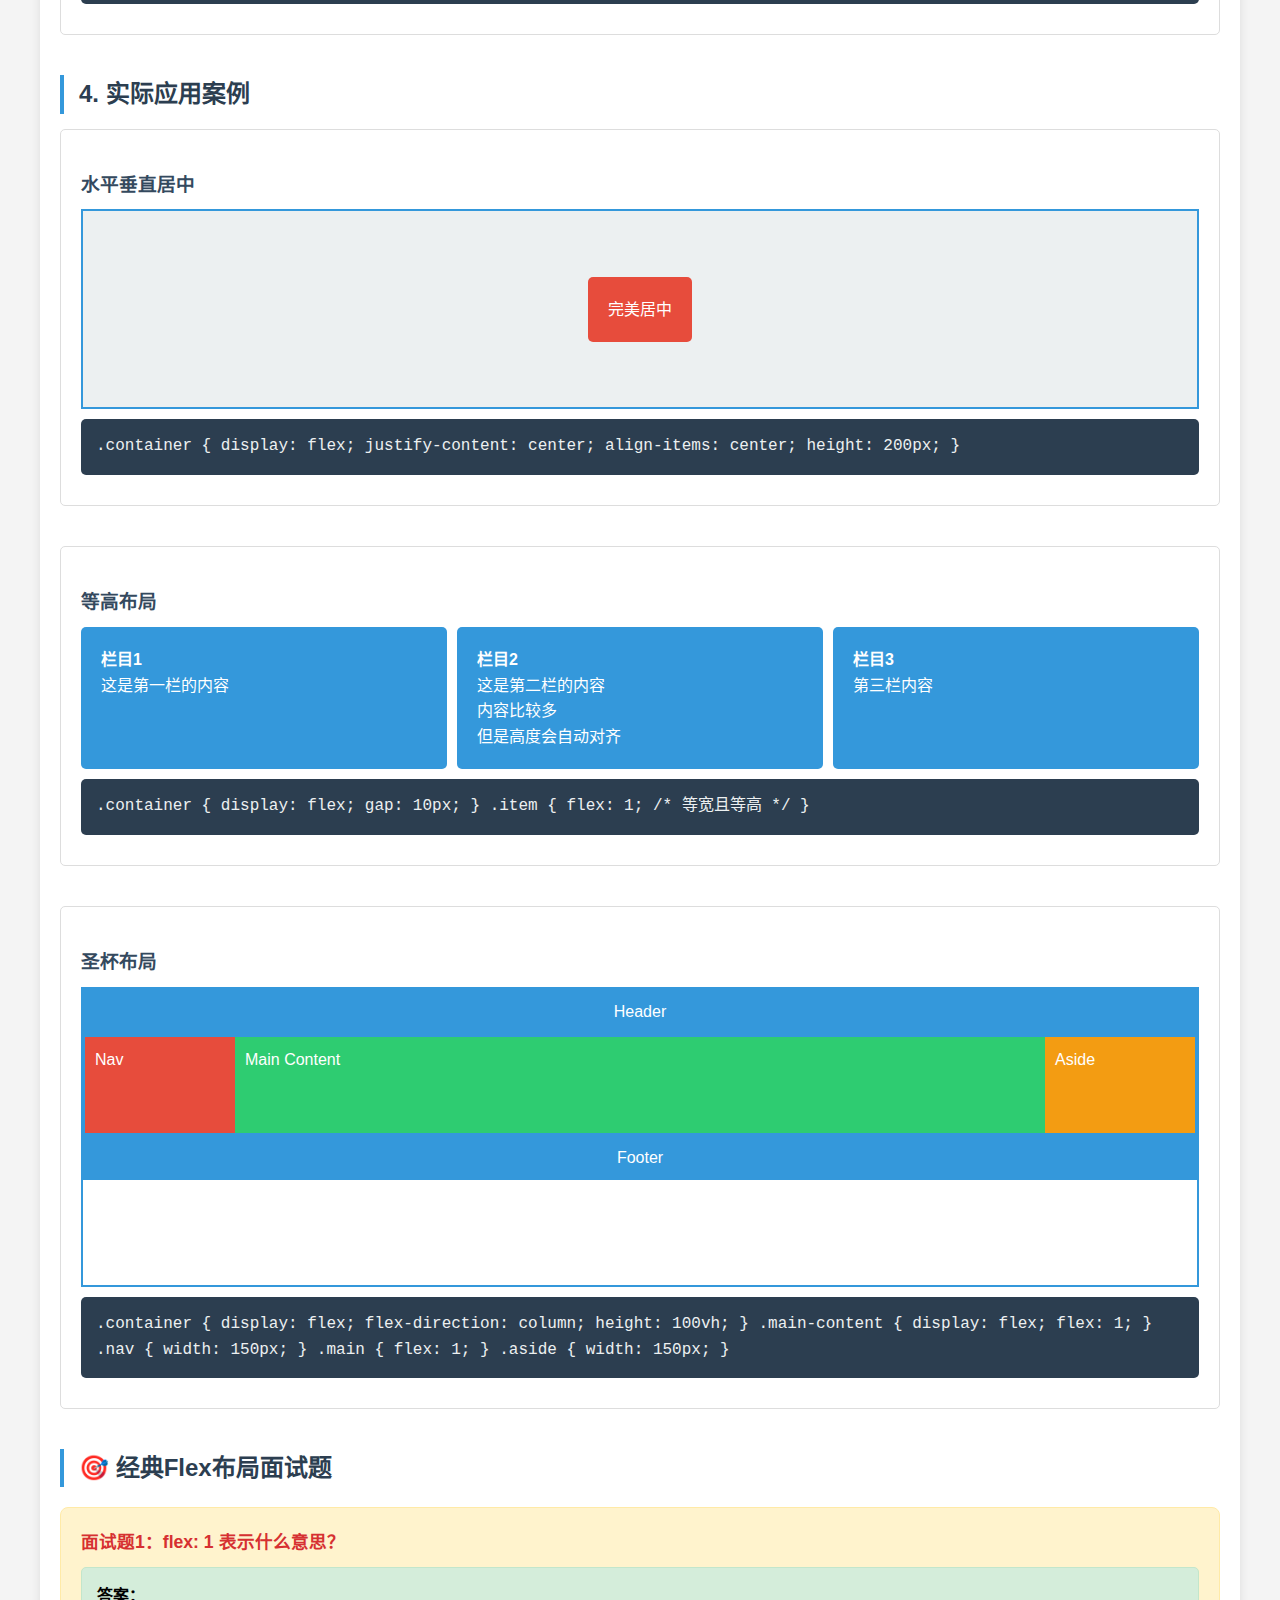
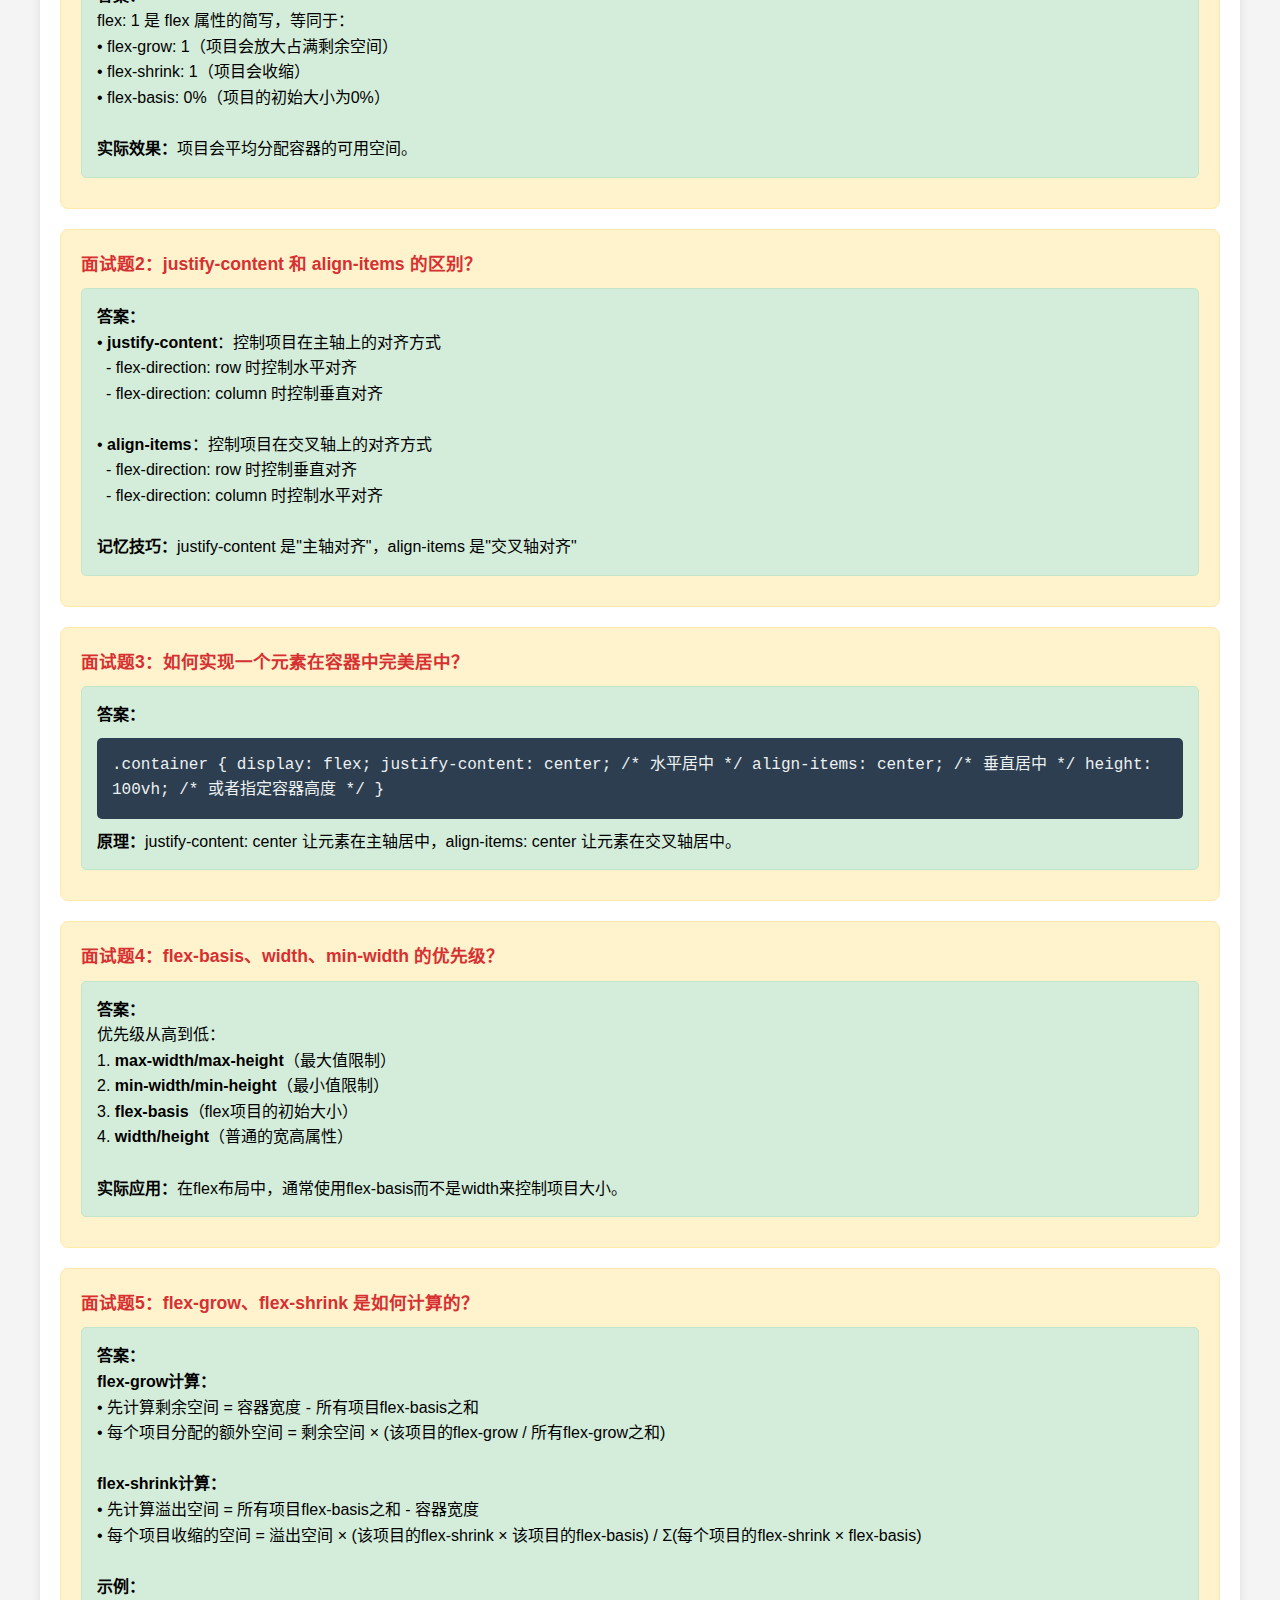
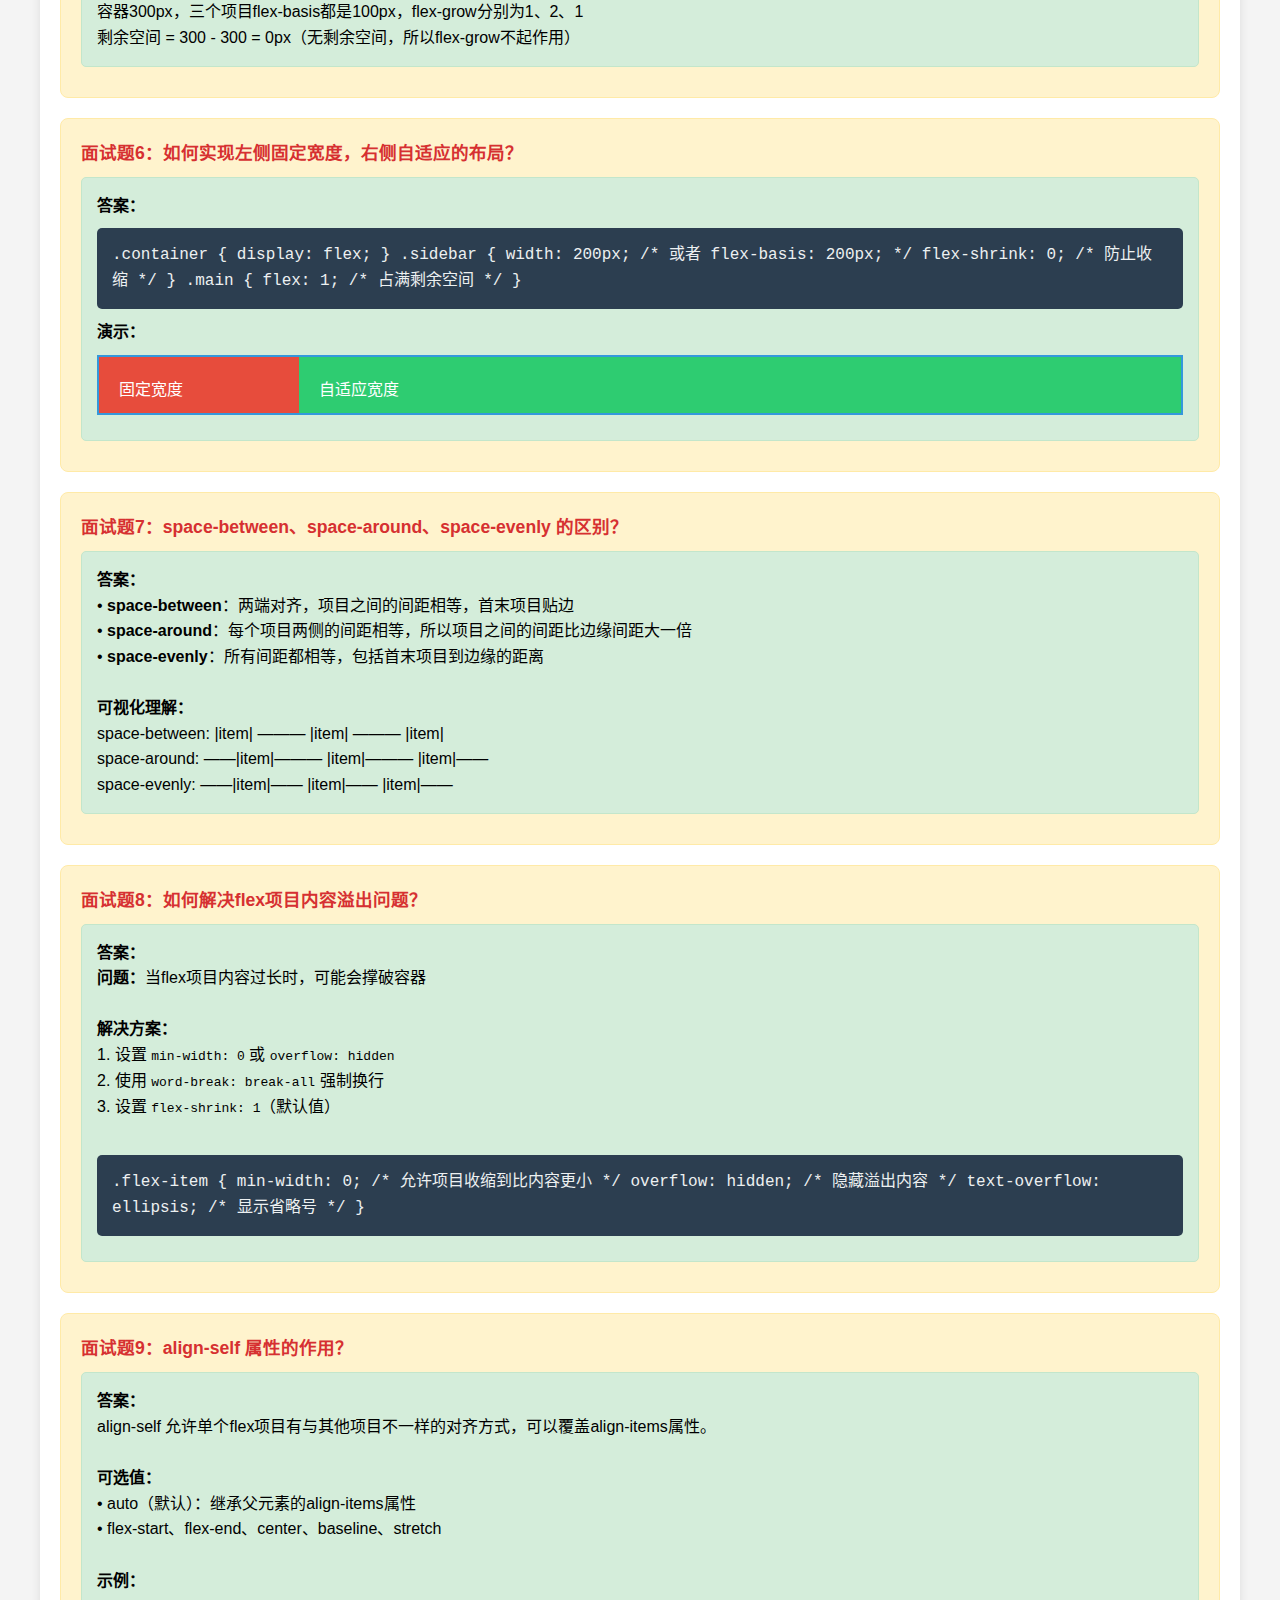
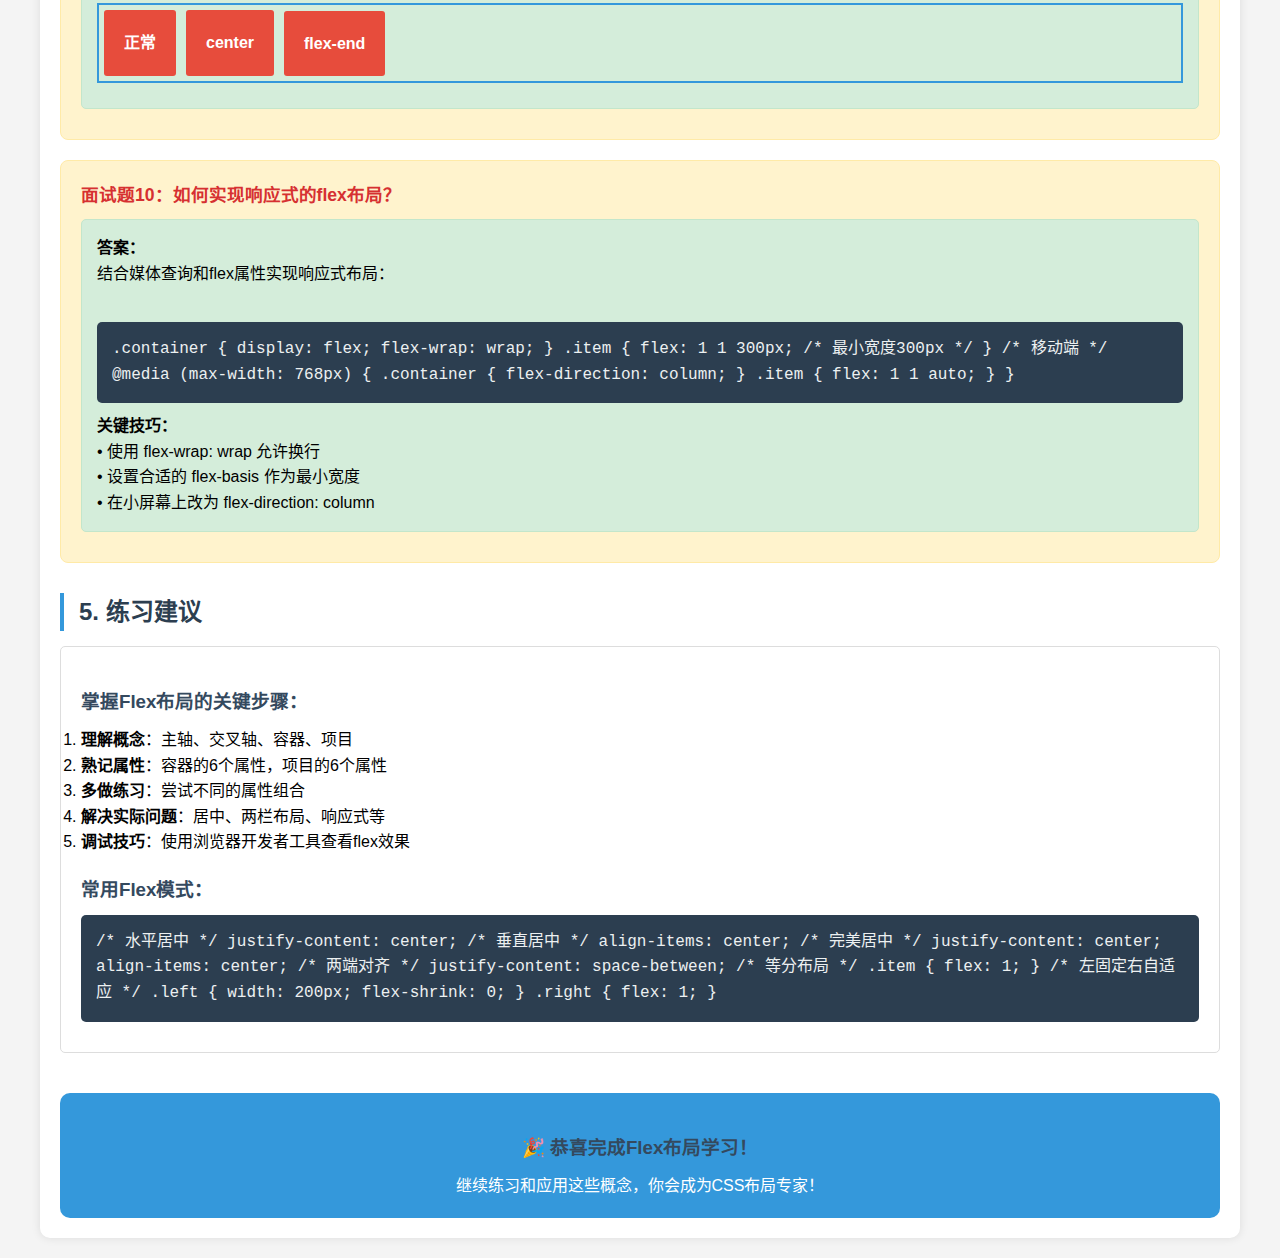
<file: css教学演示/flex布局教学.html>
<!DOCTYPE html>
<html lang="zh-CN">
<head>
    <meta charset="UTF-8">
    <meta name="viewport" content="width=device-width, initial-scale=1.0">
    <title>Flex布局教学演示</title>
    <style>
        * {
            margin: 0;
            padding: 0;
            box-sizing: border-box;
        }
        
        body {
            font-family: 'Arial', sans-serif;
            line-height: 1.6;
            background: #f4f4f4;
            padding: 20px;
        }
        
        .container {
            max-width: 1200px;
            margin: 0 auto;
            background: white;
            padding: 20px;
            border-radius: 10px;
            box-shadow: 0 0 10px rgba(0,0,0,0.1);
        }
        
        h1 {
            text-align: center;
            color: #333;
            margin-bottom: 30px;
            font-size: 2.5em;
        }
        
        h2 {
            color: #2c3e50;
            border-left: 4px solid #3498db;
            padding-left: 15px;
            margin: 30px 0 15px 0;
        }
        
        h3 {
            color: #34495e;
            margin: 20px 0 10px 0;
        }
        
        .demo-section {
            margin-bottom: 40px;
            padding: 20px;
            border: 1px solid #ddd;
            border-radius: 5px;
        }
        
        .flex-container {
            display: flex;
            border: 2px solid #3498db;
            padding: 10px;
            margin: 10px 0;
            background: #ecf0f1;
        }
        
        .flex-item {
            background: #e74c3c;
            color: white;
            padding: 20px;
            margin: 5px;
            text-align: center;
            font-weight: bold;
            border-radius: 3px;
        }
        
        .code-block {
            background: #2c3e50;
            color: #ecf0f1;
            padding: 15px;
            border-radius: 5px;
            font-family: 'Courier New', monospace;
            margin: 10px 0;
            overflow-x: auto;
        }
        
        /* 基础演示样式 */
        .basic-flex {
            display: flex;
        }
        
        .justify-start { justify-content: flex-start; }
        .justify-center { justify-content: center; }
        .justify-end { justify-content: flex-end; }
        .justify-between { justify-content: space-between; }
        .justify-around { justify-content: space-around; }
        .justify-evenly { justify-content: space-evenly; }
        
        .align-start { align-items: flex-start; height: 100px; }
        .align-center { align-items: center; height: 100px; }
        .align-end { align-items: flex-end; height: 100px; }
        .align-stretch { align-items: stretch; height: 100px; }
        
        .flex-row { flex-direction: row; }
        .flex-column { flex-direction: column; height: 150px; }
        .flex-row-reverse { flex-direction: row-reverse; }
        .flex-column-reverse { flex-direction: column-reverse; height: 150px; }
        
        .flex-wrap { flex-wrap: wrap; width: 200px; }
        .flex-nowrap { flex-wrap: nowrap; width: 200px; }
        
        /* 面试题样式 */
        .interview-section {
            background: #fff3cd;
            border: 1px solid #ffeaa7;
            padding: 20px;
            margin: 20px 0;
            border-radius: 8px;
        }
        
        .question {
            font-weight: bold;
            color: #d63031;
            margin-bottom: 10px;
            font-size: 1.1em;
        }
        
        .answer {
            background: #d4edda;
            border: 1px solid #c3e6cb;
            padding: 15px;
            border-radius: 5px;
            margin: 10px 0;
        }
        
        /* 具体演示案例 */
        .holy-grail {
            display: flex;
            min-height: 100px;
            border: 2px solid #3498db;
        }
        
        .holy-grail-header,
        .holy-grail-footer {
            background: #3498db;
            color: white;
            padding: 10px;
            text-align: center;
        }
        
        .holy-grail-nav {
            background: #e74c3c;
            color: white;
            width: 150px;
            padding: 10px;
        }
        
        .holy-grail-main {
            flex: 1;
            background: #2ecc71;
            color: white;
            padding: 10px;
        }
        
        .holy-grail-aside {
            background: #f39c12;
            color: white;
            width: 150px;
            padding: 10px;
        }
        
        .center-demo {
            display: flex;
            justify-content: center;
            align-items: center;
            height: 200px;
            background: #ecf0f1;
            border: 2px solid #3498db;
        }
        
        .center-item {
            background: #e74c3c;
            color: white;
            padding: 20px;
            border-radius: 5px;
        }
        
        .equal-height {
            display: flex;
            gap: 10px;
        }
        
        .equal-height-item {
            flex: 1;
            background: #3498db;
            color: white;
            padding: 20px;
            border-radius: 5px;
        }
    </style>
</head>
<body>
    <div class="container">
        <h1>🎯 Flex布局教学演示</h1>
        
        <h2>1. Flex布局基础概念</h2>
        <div class="demo-section">
            <h3>什么是Flex布局？</h3>
            <p>Flex布局（Flexible Box Layout）是CSS3新增的一种布局方式，能够更加高效地排列、分布和对齐容器中的项目。</p>
            
            <h3>基本概念</h3>
            <ul>
                <li><strong>Flex Container（容器）</strong>：设置了 display: flex 的父元素</li>
                <li><strong>Flex Item（项目）</strong>：Flex容器的直接子元素</li>
                <li><strong>主轴（main axis）</strong>：Flex容器的主要轴线</li>
                <li><strong>交叉轴（cross axis）</strong>：垂直于主轴的轴线</li>
            </ul>
            
            <div class="code-block">
.container {
    display: flex; /* 设置为flex容器 */
}</div>
            
            <div class="flex-container basic-flex">
                <div class="flex-item">Item 1</div>
                <div class="flex-item">Item 2</div>
                <div class="flex-item">Item 3</div>
            </div>
        </div>
        
        <h2>2. 容器属性演示</h2>
        
        <div class="demo-section">
            <h3>justify-content（主轴对齐）</h3>
            
            <h4>flex-start（默认）</h4>
            <div class="flex-container justify-start">
                <div class="flex-item">1</div>
                <div class="flex-item">2</div>
                <div class="flex-item">3</div>
            </div>
            <div class="code-block">justify-content: flex-start;</div>
            
            <h4>center</h4>
            <div class="flex-container justify-center">
                <div class="flex-item">1</div>
                <div class="flex-item">2</div>
                <div class="flex-item">3</div>
            </div>
            <div class="code-block">justify-content: center;</div>
            
            <h4>flex-end</h4>
            <div class="flex-container justify-end">
                <div class="flex-item">1</div>
                <div class="flex-item">2</div>
                <div class="flex-item">3</div>
            </div>
            <div class="code-block">justify-content: flex-end;</div>
            
            <h4>space-between</h4>
            <div class="flex-container justify-between">
                <div class="flex-item">1</div>
                <div class="flex-item">2</div>
                <div class="flex-item">3</div>
            </div>
            <div class="code-block">justify-content: space-between;</div>
            
            <h4>space-around</h4>
            <div class="flex-container justify-around">
                <div class="flex-item">1</div>
                <div class="flex-item">2</div>
                <div class="flex-item">3</div>
            </div>
            <div class="code-block">justify-content: space-around;</div>
            
            <h4>space-evenly</h4>
            <div class="flex-container justify-evenly">
                <div class="flex-item">1</div>
                <div class="flex-item">2</div>
                <div class="flex-item">3</div>
            </div>
            <div class="code-block">justify-content: space-evenly;</div>
        </div>
        
        <div class="demo-section">
            <h3>align-items（交叉轴对齐）</h3>
            
            <h4>flex-start</h4>
            <div class="flex-container align-start">
                <div class="flex-item">1</div>
                <div class="flex-item">2<br>多行</div>
                <div class="flex-item">3</div>
            </div>
            <div class="code-block">align-items: flex-start;</div>
            
            <h4>center</h4>
            <div class="flex-container align-center">
                <div class="flex-item">1</div>
                <div class="flex-item">2<br>多行</div>
                <div class="flex-item">3</div>
            </div>
            <div class="code-block">align-items: center;</div>
            
            <h4>flex-end</h4>
            <div class="flex-container align-end">
                <div class="flex-item">1</div>
                <div class="flex-item">2<br>多行</div>
                <div class="flex-item">3</div>
            </div>
            <div class="code-block">align-items: flex-end;</div>
            
            <h4>stretch（默认）</h4>
            <div class="flex-container align-stretch">
                <div class="flex-item">1</div>
                <div class="flex-item">2<br>多行</div>
                <div class="flex-item">3</div>
            </div>
            <div class="code-block">align-items: stretch;</div>
        </div>
        
        <div class="demo-section">
            <h3>flex-direction（主轴方向）</h3>
            
            <h4>row（默认）</h4>
            <div class="flex-container flex-row">
                <div class="flex-item">1</div>
                <div class="flex-item">2</div>
                <div class="flex-item">3</div>
            </div>
            <div class="code-block">flex-direction: row;</div>
            
            <h4>column</h4>
            <div class="flex-container flex-column">
                <div class="flex-item">1</div>
                <div class="flex-item">2</div>
                <div class="flex-item">3</div>
            </div>
            <div class="code-block">flex-direction: column;</div>
            
            <h4>row-reverse</h4>
            <div class="flex-container flex-row-reverse">
                <div class="flex-item">1</div>
                <div class="flex-item">2</div>
                <div class="flex-item">3</div>
            </div>
            <div class="code-block">flex-direction: row-reverse;</div>
            
            <h4>column-reverse</h4>
            <div class="flex-container flex-column-reverse">
                <div class="flex-item">1</div>
                <div class="flex-item">2</div>
                <div class="flex-item">3</div>
            </div>
            <div class="code-block">flex-direction: column-reverse;</div>
        </div>
        
        <div class="demo-section">
            <h3>flex-wrap（换行）</h3>
            
            <h4>nowrap（默认）</h4>
            <div class="flex-container flex-nowrap">
                <div class="flex-item">Item 1</div>
                <div class="flex-item">Item 2</div>
                <div class="flex-item">Item 3</div>
                <div class="flex-item">Item 4</div>
            </div>
            <div class="code-block">flex-wrap: nowrap;</div>
            
            <h4>wrap</h4>
            <div class="flex-container flex-wrap">
                <div class="flex-item">Item 1</div>
                <div class="flex-item">Item 2</div>
                <div class="flex-item">Item 3</div>
                <div class="flex-item">Item 4</div>
            </div>
            <div class="code-block">flex-wrap: wrap;</div>
        </div>
        
        <h2>3. 项目属性演示</h2>
        
        <div class="demo-section">
            <h3>flex-grow（放大比例）</h3>
            <div class="flex-container">
                <div class="flex-item" style="flex-grow: 1;">flex-grow: 1</div>
                <div class="flex-item" style="flex-grow: 2;">flex-grow: 2</div>
                <div class="flex-item" style="flex-grow: 1;">flex-grow: 1</div>
            </div>
            <div class="code-block">
.item1 { flex-grow: 1; }
.item2 { flex-grow: 2; } /* 占用剩余空间的2倍 */
.item3 { flex-grow: 1; }</div>
        </div>
        
        <div class="demo-section">
            <h3>flex-shrink（收缩比例）</h3>
            <div class="flex-container" style="width: 300px;">
                <div class="flex-item" style="flex-shrink: 1; width: 150px;">shrink: 1</div>
                <div class="flex-item" style="flex-shrink: 3; width: 150px;">shrink: 3</div>
                <div class="flex-item" style="flex-shrink: 1; width: 150px;">shrink: 1</div>
            </div>
            <div class="code-block">
/* 当空间不足时，item2会收缩得更多 */
.item1 { flex-shrink: 1; }
.item2 { flex-shrink: 3; }
.item3 { flex-shrink: 1; }</div>
        </div>
        
        <div class="demo-section">
            <h3>flex-basis（初始大小）</h3>
            <div class="flex-container">
                <div class="flex-item" style="flex-basis: 100px;">basis: 100px</div>
                <div class="flex-item" style="flex-basis: 200px;">basis: 200px</div>
                <div class="flex-item" style="flex-basis: 150px;">basis: 150px</div>
            </div>
            <div class="code-block">
.item1 { flex-basis: 100px; }
.item2 { flex-basis: 200px; }
.item3 { flex-basis: 150px; }</div>
        </div>
        
        <div class="demo-section">
            <h3>flex简写属性</h3>
            <div class="flex-container">
                <div class="flex-item" style="flex: 1;">flex: 1</div>
                <div class="flex-item" style="flex: 2;">flex: 2</div>
                <div class="flex-item" style="flex: 1;">flex: 1</div>
            </div>
            <div class="code-block">
/* flex: grow shrink basis */
.item1 { flex: 1; }     /* 等同于 flex: 1 1 0% */
.item2 { flex: 2; }     /* 等同于 flex: 2 1 0% */
.item3 { flex: 1; }</div>
        </div>
        
        <h2>4. 实际应用案例</h2>
        
        <div class="demo-section">
            <h3>水平垂直居中</h3>
            <div class="center-demo">
                <div class="center-item">完美居中</div>
            </div>
            <div class="code-block">
.container {
    display: flex;
    justify-content: center;
    align-items: center;
    height: 200px;
}</div>
        </div>
        
        <div class="demo-section">
            <h3>等高布局</h3>
            <div class="equal-height">
                <div class="equal-height-item">
                    <h4>栏目1</h4>
                    <p>这是第一栏的内容</p>
                </div>
                <div class="equal-height-item">
                    <h4>栏目2</h4>
                    <p>这是第二栏的内容</p>
                    <p>内容比较多</p>
                    <p>但是高度会自动对齐</p>
                </div>
                <div class="equal-height-item">
                    <h4>栏目3</h4>
                    <p>第三栏内容</p>
                </div>
            </div>
            <div class="code-block">
.container {
    display: flex;
    gap: 10px;
}
.item {
    flex: 1; /* 等宽且等高 */
}</div>
        </div>
        
        <div class="demo-section">
            <h3>圣杯布局</h3>
            <div style="display: flex; flex-direction: column; height: 300px; border: 2px solid #3498db;">
                <div class="holy-grail-header">Header</div>
                <div class="holy-grail">
                    <div class="holy-grail-nav">Nav</div>
                    <div class="holy-grail-main">Main Content</div>
                    <div class="holy-grail-aside">Aside</div>
                </div>
                <div class="holy-grail-header">Footer</div>
            </div>
            <div class="code-block">
.container {
    display: flex;
    flex-direction: column;
    height: 100vh;
}
.main-content {
    display: flex;
    flex: 1;
}
.nav { width: 150px; }
.main { flex: 1; }
.aside { width: 150px; }</div>
        </div>
        
        <h2>🎯 经典Flex布局面试题</h2>
        
        <div class="interview-section">
            <div class="question">面试题1：flex: 1 表示什么意思？</div>
            <div class="answer">
                <strong>答案：</strong><br>
                flex: 1 是 flex 属性的简写，等同于：<br>
                • flex-grow: 1（项目会放大占满剩余空间）<br>
                • flex-shrink: 1（项目会收缩）<br>
                • flex-basis: 0%（项目的初始大小为0%）<br><br>
                <strong>实际效果：</strong>项目会平均分配容器的可用空间。
            </div>
        </div>
        
        <div class="interview-section">
            <div class="question">面试题2：justify-content 和 align-items 的区别？</div>
            <div class="answer">
                <strong>答案：</strong><br>
                • <strong>justify-content</strong>：控制项目在主轴上的对齐方式<br>
                &nbsp;&nbsp;- flex-direction: row 时控制水平对齐<br>
                &nbsp;&nbsp;- flex-direction: column 时控制垂直对齐<br><br>
                • <strong>align-items</strong>：控制项目在交叉轴上的对齐方式<br>
                &nbsp;&nbsp;- flex-direction: row 时控制垂直对齐<br>
                &nbsp;&nbsp;- flex-direction: column 时控制水平对齐<br><br>
                <strong>记忆技巧：</strong>justify-content 是"主轴对齐"，align-items 是"交叉轴对齐"
            </div>
        </div>
        
        <div class="interview-section">
            <div class="question">面试题3：如何实现一个元素在容器中完美居中？</div>
            <div class="answer">
                <strong>答案：</strong><br>
                <div class="code-block">
.container {
    display: flex;
    justify-content: center; /* 水平居中 */
    align-items: center;     /* 垂直居中 */
    height: 100vh; /* 或者指定容器高度 */
}</div>
                <strong>原理：</strong>justify-content: center 让元素在主轴居中，align-items: center 让元素在交叉轴居中。
            </div>
        </div>
        
        <div class="interview-section">
            <div class="question">面试题4：flex-basis、width、min-width 的优先级？</div>
            <div class="answer">
                <strong>答案：</strong><br>
                优先级从高到低：<br>
                1. <strong>max-width/max-height</strong>（最大值限制）<br>
                2. <strong>min-width/min-height</strong>（最小值限制）<br>
                3. <strong>flex-basis</strong>（flex项目的初始大小）<br>
                4. <strong>width/height</strong>（普通的宽高属性）<br><br>
                <strong>实际应用：</strong>在flex布局中，通常使用flex-basis而不是width来控制项目大小。
            </div>
        </div>
        
        <div class="interview-section">
            <div class="question">面试题5：flex-grow、flex-shrink 是如何计算的？</div>
            <div class="answer">
                <strong>答案：</strong><br>
                <strong>flex-grow计算：</strong><br>
                • 先计算剩余空间 = 容器宽度 - 所有项目flex-basis之和<br>
                • 每个项目分配的额外空间 = 剩余空间 × (该项目的flex-grow / 所有flex-grow之和)<br><br>
                <strong>flex-shrink计算：</strong><br>
                • 先计算溢出空间 = 所有项目flex-basis之和 - 容器宽度<br>
                • 每个项目收缩的空间 = 溢出空间 × (该项目的flex-shrink × 该项目的flex-basis) / Σ(每个项目的flex-shrink × flex-basis)<br><br>
                <strong>示例：</strong><br>
                容器300px，三个项目flex-basis都是100px，flex-grow分别为1、2、1<br>
                剩余空间 = 300 - 300 = 0px（无剩余空间，所以flex-grow不起作用）
            </div>
        </div>
        
        <div class="interview-section">
            <div class="question">面试题6：如何实现左侧固定宽度，右侧自适应的布局？</div>
            <div class="answer">
                <strong>答案：</strong><br>
                <div class="code-block">
.container {
    display: flex;
}
.sidebar {
    width: 200px; /* 或者 flex-basis: 200px; */
    flex-shrink: 0; /* 防止收缩 */
}
.main {
    flex: 1; /* 占满剩余空间 */
}</div>
                <strong>演示：</strong>
                <div style="display: flex; height: 60px; margin: 10px 0; border: 2px solid #3498db;">
                    <div style="width: 200px; background: #e74c3c; color: white; padding: 20px; flex-shrink: 0;">
                        固定宽度
                    </div>
                    <div style="flex: 1; background: #2ecc71; color: white; padding: 20px;">
                        自适应宽度
                    </div>
                </div>
            </div>
        </div>
        
        <div class="interview-section">
            <div class="question">面试题7：space-between、space-around、space-evenly 的区别？</div>
            <div class="answer">
                <strong>答案：</strong><br>
                • <strong>space-between</strong>：两端对齐，项目之间的间距相等，首末项目贴边<br>
                • <strong>space-around</strong>：每个项目两侧的间距相等，所以项目之间的间距比边缘间距大一倍<br>
                • <strong>space-evenly</strong>：所有间距都相等，包括首末项目到边缘的距离<br><br>
                <strong>可视化理解：</strong><br>
                space-between: |item| ——— |item| ——— |item|<br>
                space-around:  ——|item|——— |item|——— |item|——<br>
                space-evenly:  ——|item|—— |item|—— |item|——
            </div>
        </div>
        
        <div class="interview-section">
            <div class="question">面试题8：如何解决flex项目内容溢出问题？</div>
            <div class="answer">
                <strong>答案：</strong><br>
                <strong>问题：</strong>当flex项目内容过长时，可能会撑破容器<br><br>
                <strong>解决方案：</strong><br>
                1. 设置 <code>min-width: 0</code> 或 <code>overflow: hidden</code><br>
                2. 使用 <code>word-break: break-all</code> 强制换行<br>
                3. 设置 <code>flex-shrink: 1</code>（默认值）<br><br>
                <div class="code-block">
.flex-item {
    min-width: 0; /* 允许项目收缩到比内容更小 */
    overflow: hidden; /* 隐藏溢出内容 */
    text-overflow: ellipsis; /* 显示省略号 */
}</div>
            </div>
        </div>
        
        <div class="interview-section">
            <div class="question">面试题9：align-self 属性的作用？</div>
            <div class="answer">
                <strong>答案：</strong><br>
                align-self 允许单个flex项目有与其他项目不一样的对齐方式，可以覆盖align-items属性。<br><br>
                <strong>可选值：</strong><br>
                • auto（默认）：继承父元素的align-items属性<br>
                • flex-start、flex-end、center、baseline、stretch<br><br>
                <strong>示例：</strong><br>
                <div style="display: flex; align-items: flex-start; height: 80px; border: 2px solid #3498db; margin: 10px 0;">
                    <div class="flex-item">正常</div>
                    <div class="flex-item" style="align-self: center;">center</div>
                    <div class="flex-item" style="align-self: flex-end;">flex-end</div>
                </div>
            </div>
        </div>
        
        <div class="interview-section">
            <div class="question">面试题10：如何实现响应式的flex布局？</div>
            <div class="answer">
                <strong>答案：</strong><br>
                结合媒体查询和flex属性实现响应式布局：<br><br>
                <div class="code-block">
.container {
    display: flex;
    flex-wrap: wrap;
}

.item {
    flex: 1 1 300px; /* 最小宽度300px */
}

/* 移动端 */
@media (max-width: 768px) {
    .container {
        flex-direction: column;
    }
    .item {
        flex: 1 1 auto;
    }
}</div>
                <strong>关键技巧：</strong><br>
                • 使用 flex-wrap: wrap 允许换行<br>
                • 设置合适的 flex-basis 作为最小宽度<br>
                • 在小屏幕上改为 flex-direction: column
            </div>
        </div>
        
        <h2>5. 练习建议</h2>
        <div class="demo-section">
            <h3>掌握Flex布局的关键步骤：</h3>
            <ol>
                <li><strong>理解概念</strong>：主轴、交叉轴、容器、项目</li>
                <li><strong>熟记属性</strong>：容器的6个属性，项目的6个属性</li>
                <li><strong>多做练习</strong>：尝试不同的属性组合</li>
                <li><strong>解决实际问题</strong>：居中、两栏布局、响应式等</li>
                <li><strong>调试技巧</strong>：使用浏览器开发者工具查看flex效果</li>
            </ol>
            
            <h3>常用Flex模式：</h3>
            <div class="code-block">
/* 水平居中 */
justify-content: center;

/* 垂直居中 */
align-items: center;

/* 完美居中 */
justify-content: center; align-items: center;

/* 两端对齐 */
justify-content: space-between;

/* 等分布局 */
.item { flex: 1; }

/* 左固定右自适应 */
.left { width: 200px; flex-shrink: 0; }
.right { flex: 1; }</div>
        </div>
        
        <div style="text-align: center; margin-top: 40px; padding: 20px; background: #3498db; color: white; border-radius: 10px;">
            <h3>🎉 恭喜完成Flex布局学习！</h3>
            <p>继续练习和应用这些概念，你会成为CSS布局专家！</p>
        </div>
    </div>
</body>
</html>
</file>
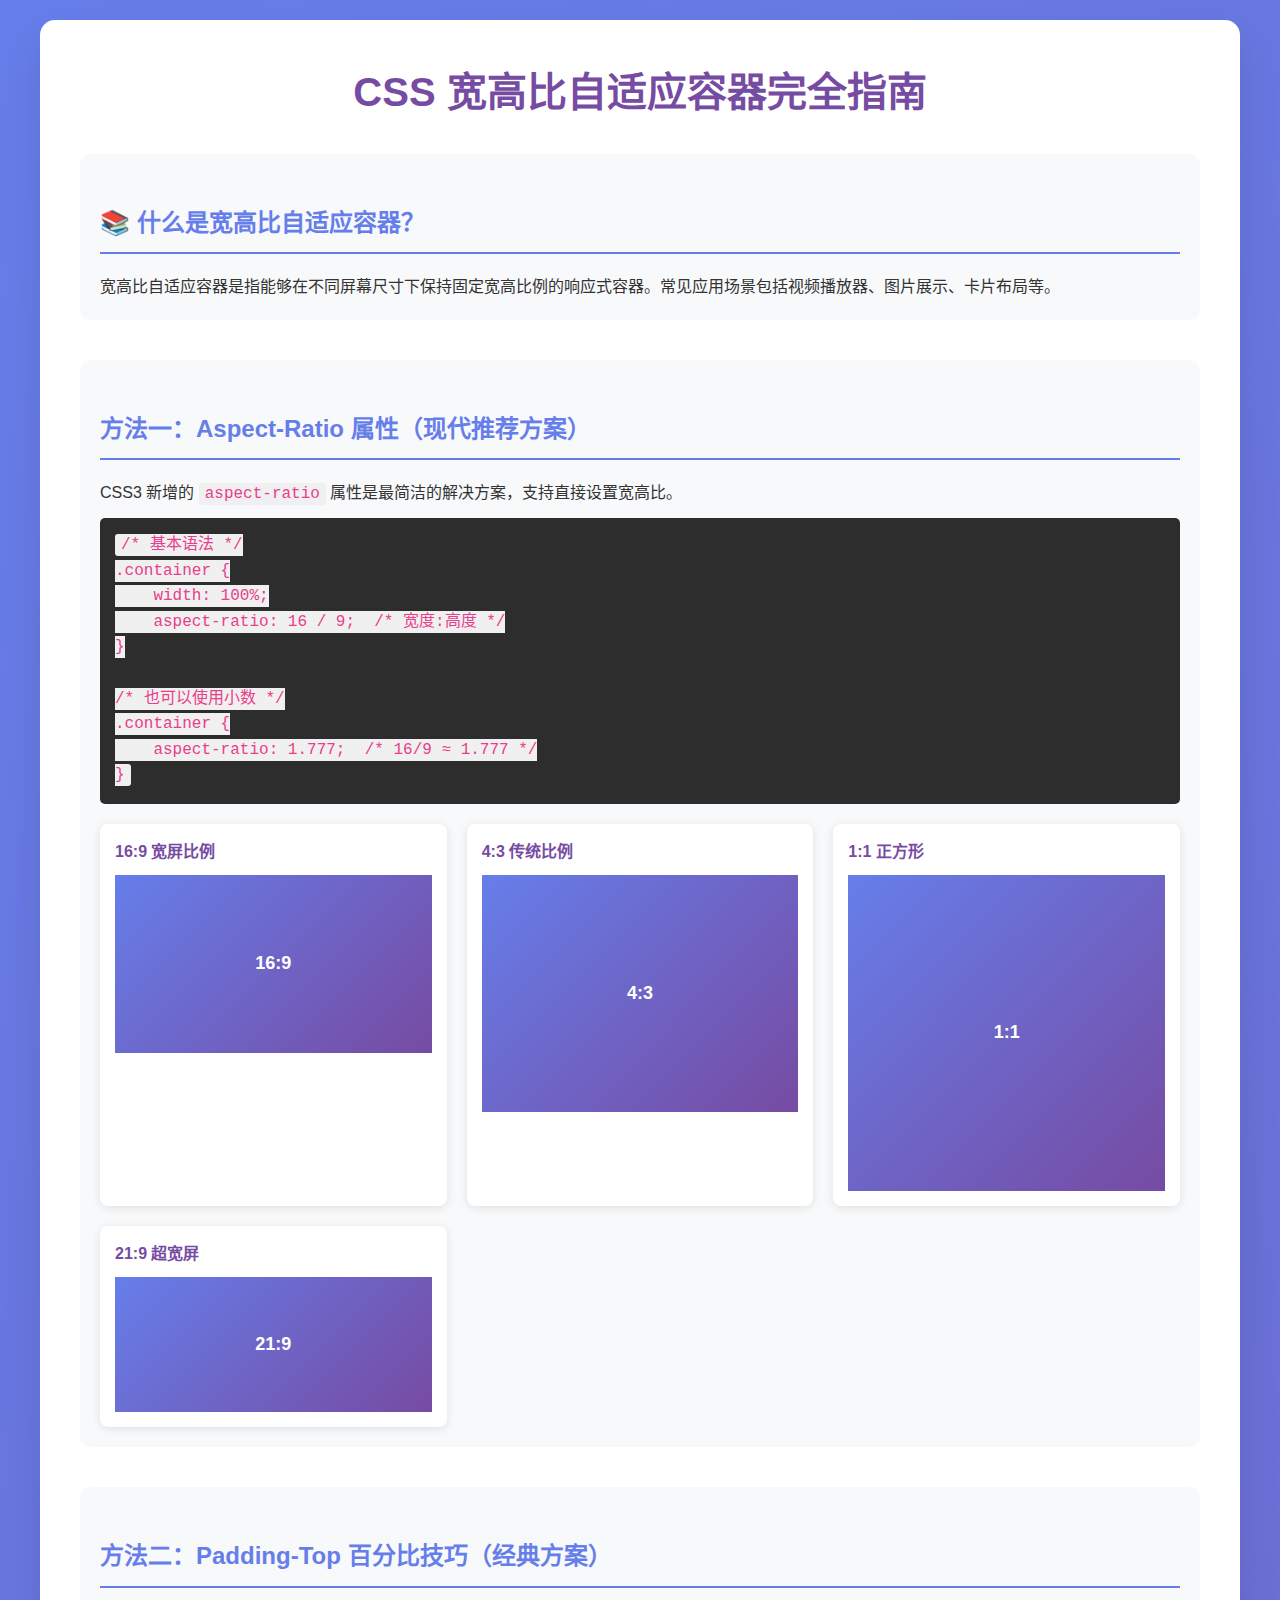
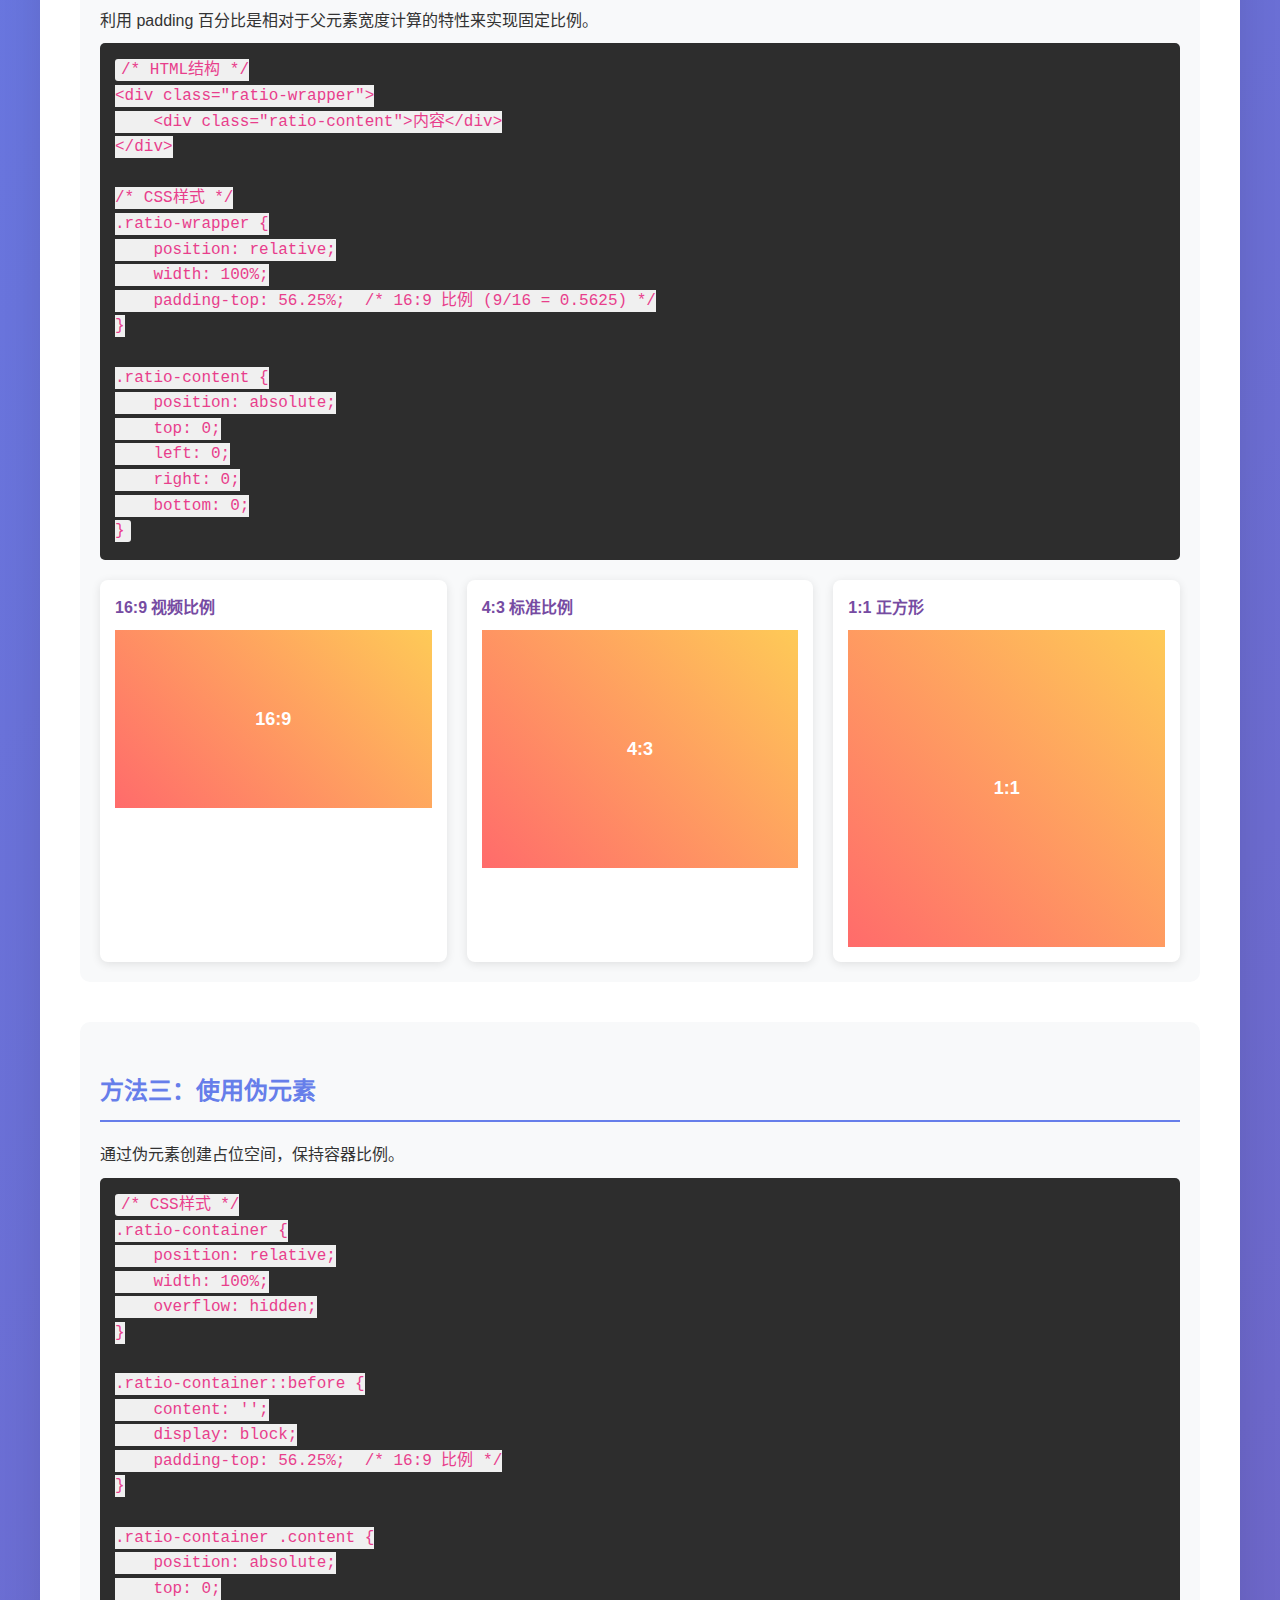
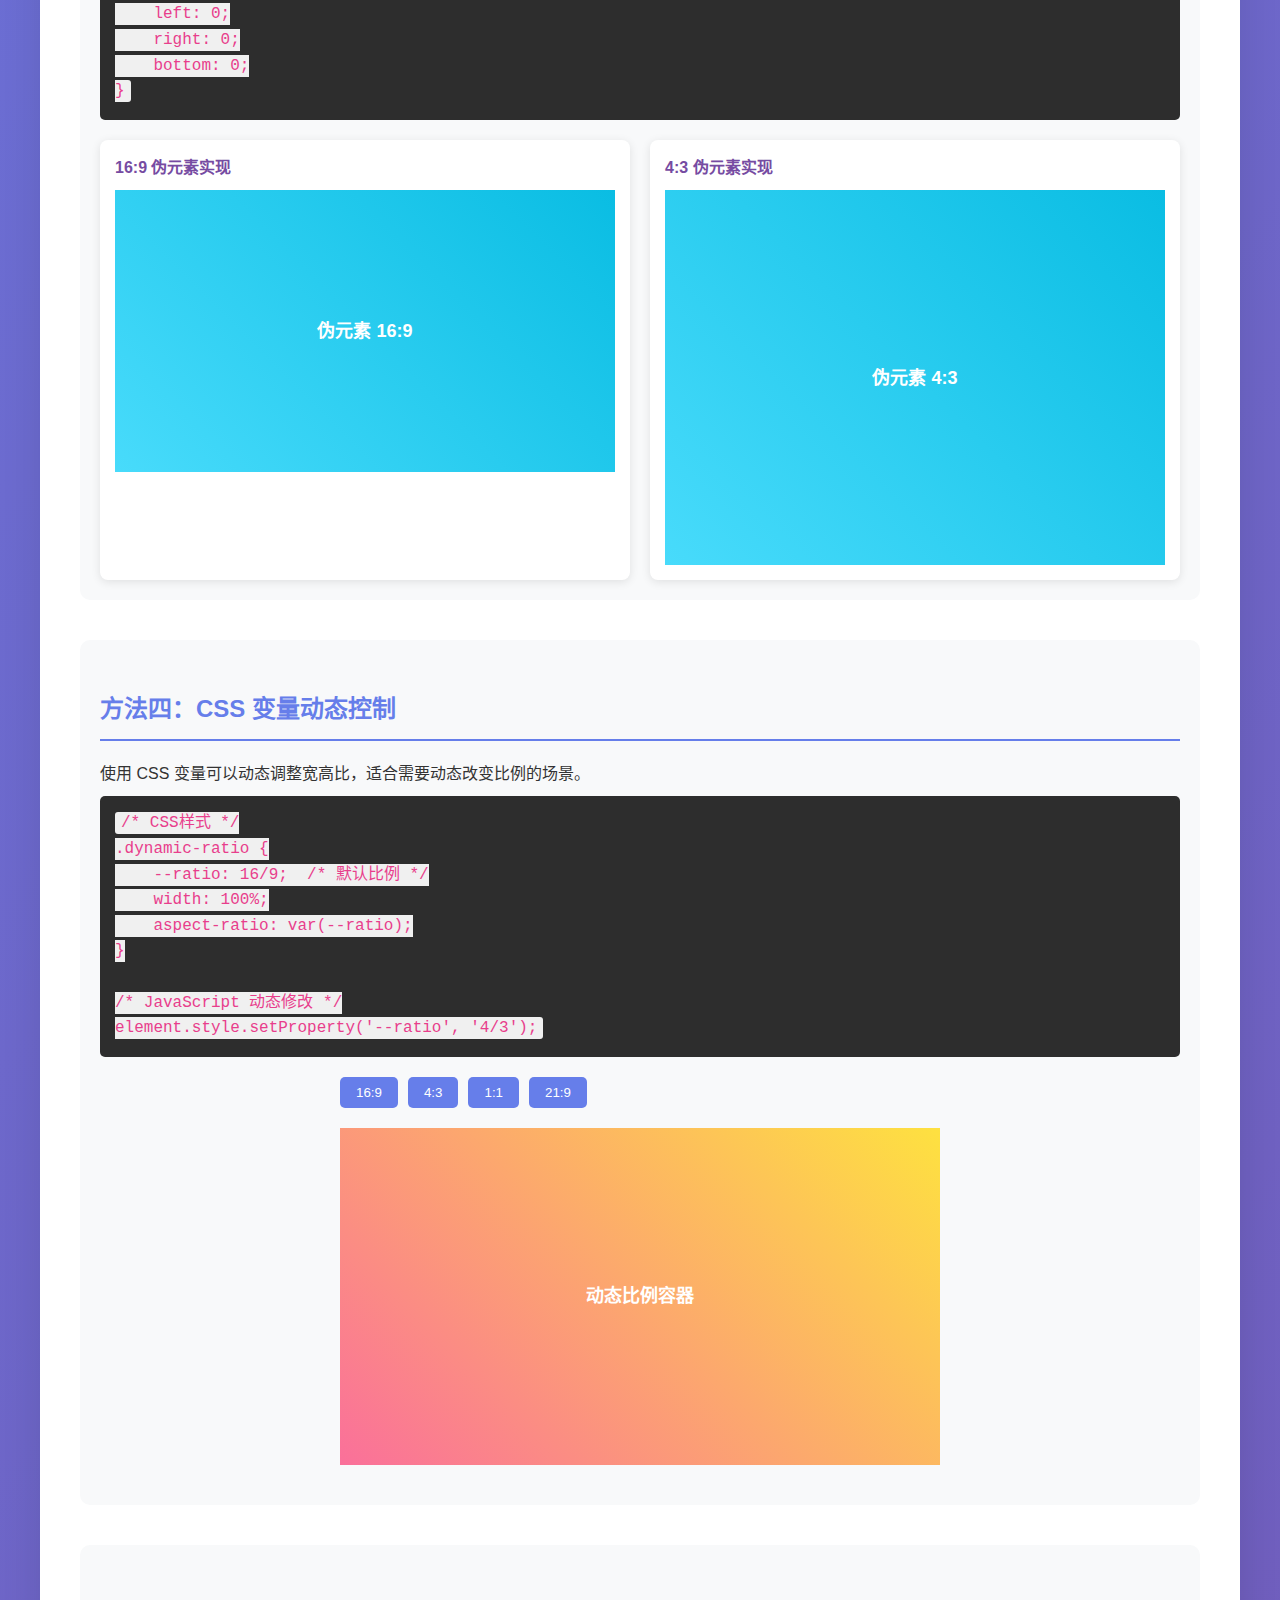
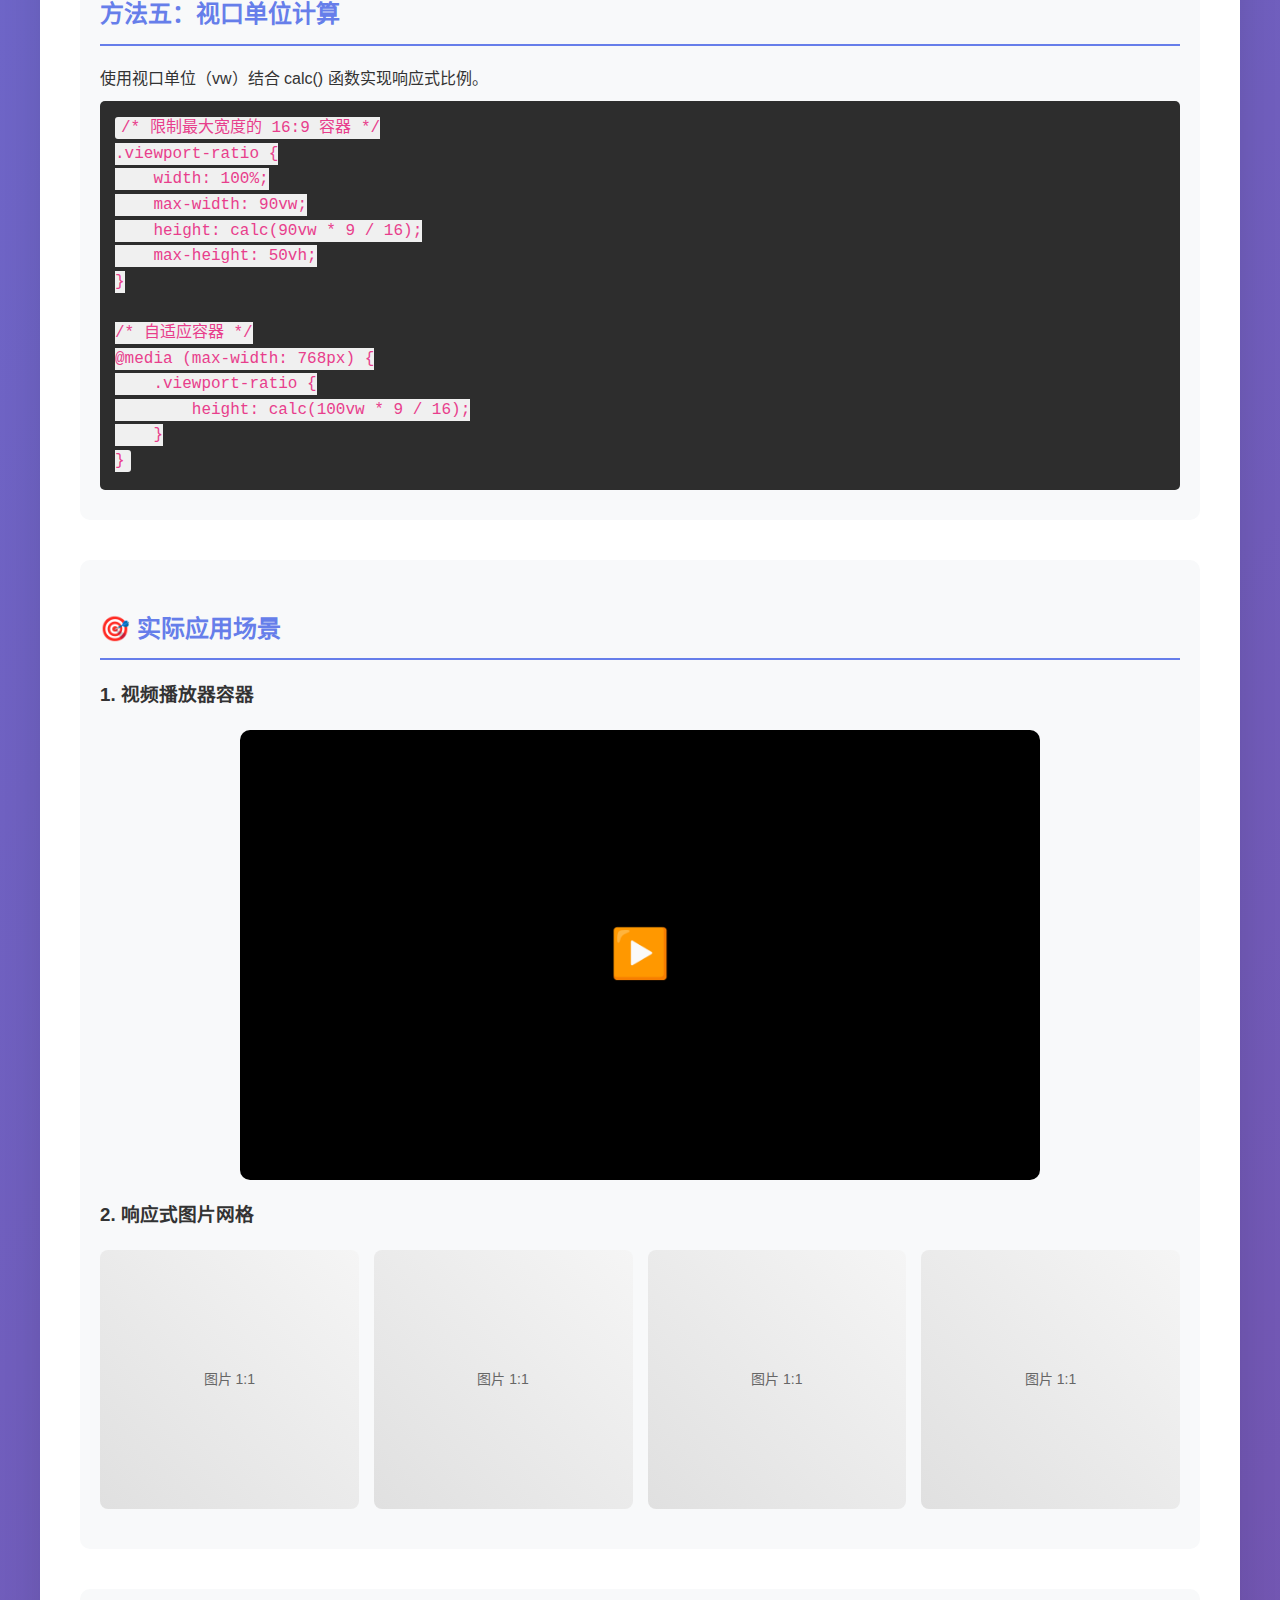
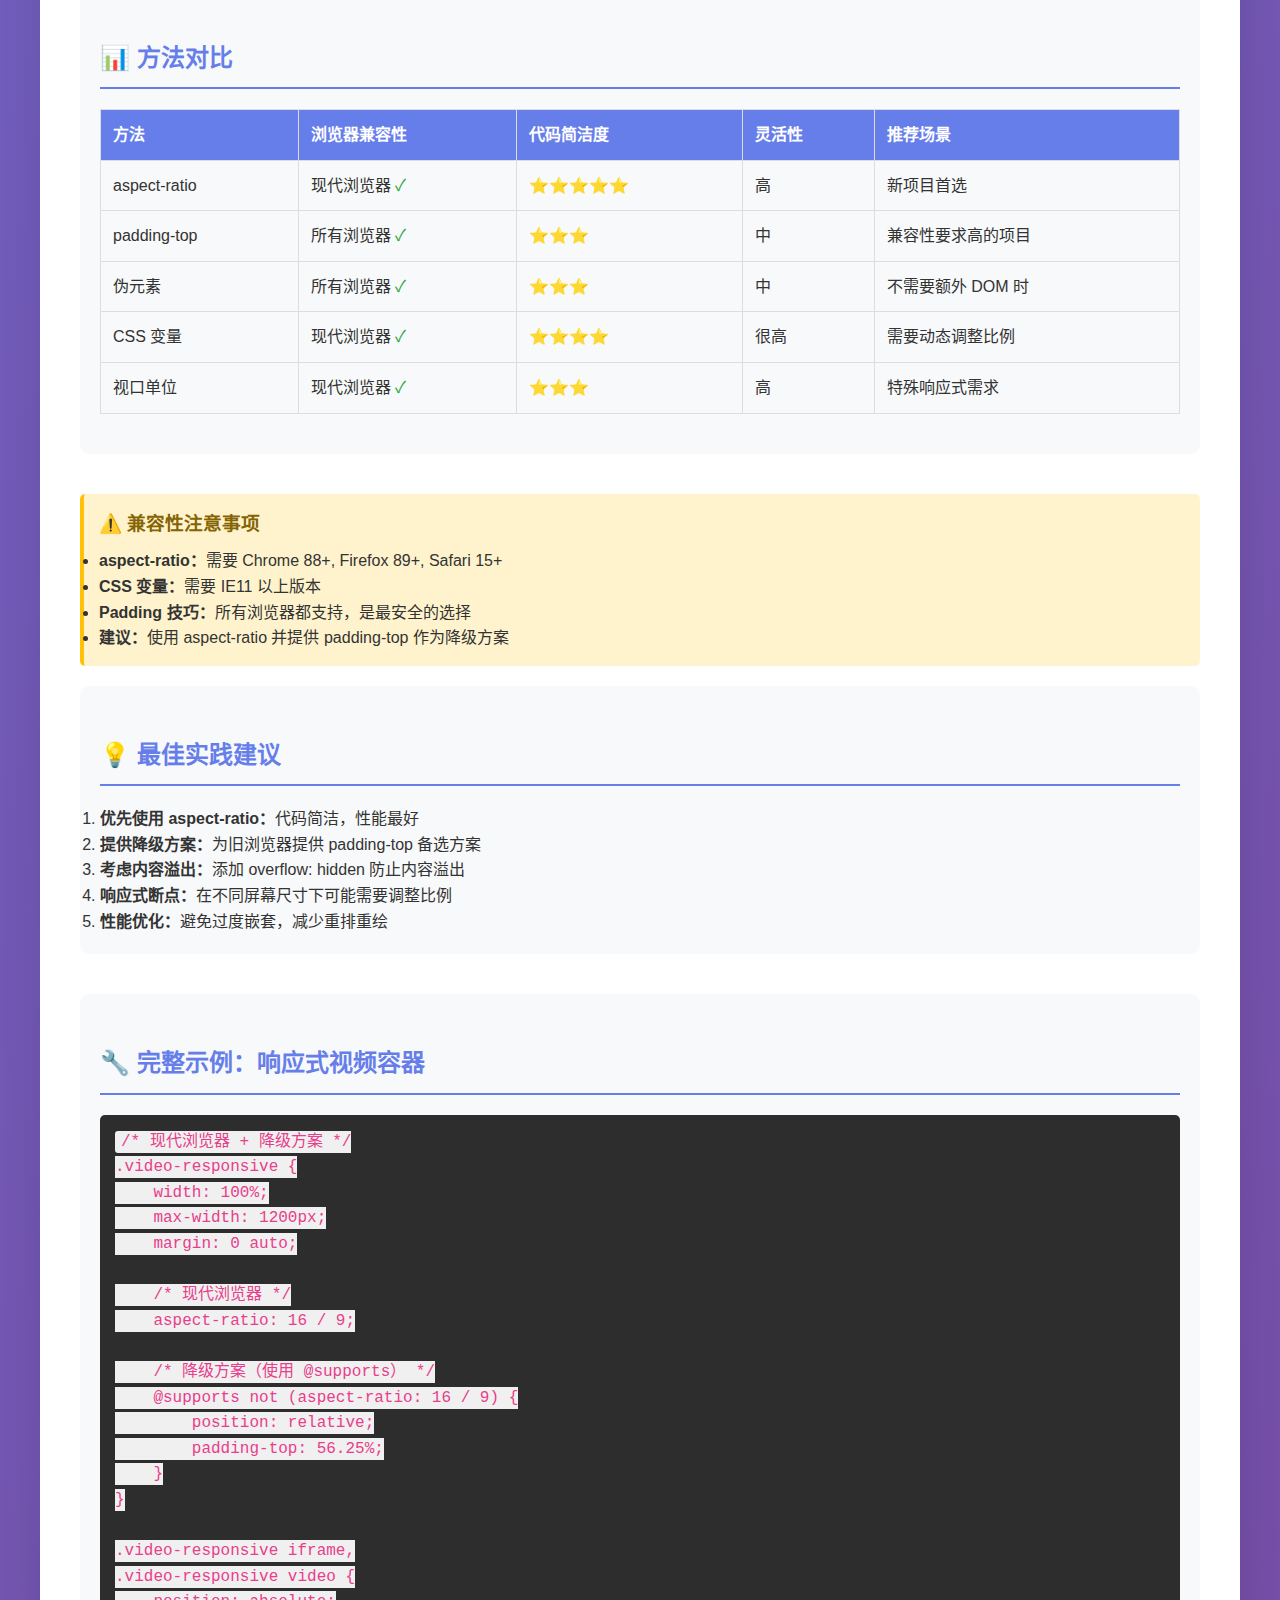
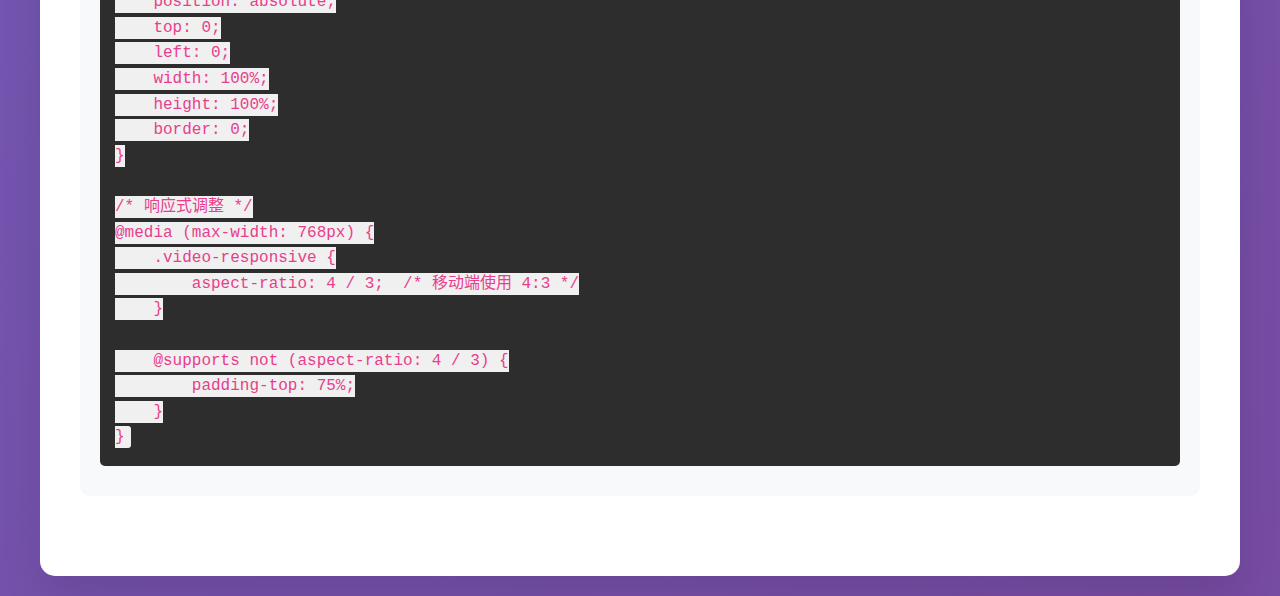
<file: css教学演示/宽高比自适应容器教学.html>
<!DOCTYPE html>
<html lang="zh-CN">
<head>
    <meta charset="UTF-8">
    <meta name="viewport" content="width=device-width, initial-scale=1.0">
    <title>CSS宽高比自适应容器教学</title>
    <style>
        * {
            margin: 0;
            padding: 0;
            box-sizing: border-box;
        }

        body {
            font-family: -apple-system, BlinkMacSystemFont, 'Segoe UI', Arial, sans-serif;
            line-height: 1.6;
            color: #333;
            padding: 20px;
            background: linear-gradient(135deg, #667eea 0%, #764ba2 100%);
            min-height: 100vh;
        }

        .container {
            max-width: 1200px;
            margin: 0 auto;
            background: white;
            border-radius: 15px;
            padding: 40px;
            box-shadow: 0 20px 40px rgba(0,0,0,0.1);
        }

        h1 {
            color: #764ba2;
            margin-bottom: 30px;
            text-align: center;
            font-size: 2.5rem;
        }

        h2 {
            color: #667eea;
            margin: 30px 0 20px 0;
            padding-bottom: 10px;
            border-bottom: 2px solid #667eea;
        }

        .method-section {
            margin-bottom: 40px;
            padding: 20px;
            background: #f8f9fa;
            border-radius: 10px;
        }

        .demo-grid {
            display: grid;
            grid-template-columns: repeat(auto-fit, minmax(300px, 1fr));
            gap: 20px;
            margin-top: 20px;
        }

        .demo-item {
            background: white;
            padding: 15px;
            border-radius: 8px;
            box-shadow: 0 2px 10px rgba(0,0,0,0.1);
        }

        .demo-title {
            font-weight: bold;
            color: #764ba2;
            margin-bottom: 10px;
        }

        code {
            background: #f0f0f0;
            padding: 2px 6px;
            border-radius: 3px;
            font-family: 'Courier New', monospace;
            color: #e83e8c;
        }

        pre {
            background: #2d2d2d;
            color: #f8f8f2;
            padding: 15px;
            border-radius: 5px;
            overflow-x: auto;
            margin: 10px 0;
        }

        /* 方法1: Padding-Top 技巧 */
        .ratio-padding-wrapper {
            width: 100%;
            position: relative;
            background: linear-gradient(45deg, #ff6b6b, #feca57);
        }

        /* 16:9 比例 */
        .ratio-16-9-padding {
            padding-top: 56.25%; /* 9/16 = 0.5625 */
        }

        /* 4:3 比例 */
        .ratio-4-3-padding {
            padding-top: 75%; /* 3/4 = 0.75 */
        }

        /* 1:1 正方形 */
        .ratio-1-1-padding {
            padding-top: 100%;
        }

        .ratio-padding-content {
            position: absolute;
            top: 0;
            left: 0;
            right: 0;
            bottom: 0;
            display: flex;
            align-items: center;
            justify-content: center;
            color: white;
            font-size: 18px;
            font-weight: bold;
        }

        /* 方法2: Aspect-Ratio 属性 */
        .ratio-aspect {
            width: 100%;
            background: linear-gradient(135deg, #667eea, #764ba2);
            display: flex;
            align-items: center;
            justify-content: center;
            color: white;
            font-size: 18px;
            font-weight: bold;
        }

        .ratio-16-9-aspect {
            aspect-ratio: 16 / 9;
        }

        .ratio-4-3-aspect {
            aspect-ratio: 4 / 3;
        }

        .ratio-1-1-aspect {
            aspect-ratio: 1 / 1;
        }

        .ratio-21-9-aspect {
            aspect-ratio: 21 / 9;
        }

        /* 方法3: 使用伪元素 */
        .ratio-pseudo-wrapper {
            width: 100%;
            position: relative;
            background: linear-gradient(45deg, #48dbfb, #0abde3);
            overflow: hidden;
        }

        .ratio-pseudo-wrapper::before {
            content: '';
            display: block;
        }

        .ratio-16-9-pseudo::before {
            padding-top: 56.25%;
        }

        .ratio-4-3-pseudo::before {
            padding-top: 75%;
        }

        .ratio-pseudo-content {
            position: absolute;
            top: 0;
            left: 0;
            right: 0;
            bottom: 0;
            display: flex;
            align-items: center;
            justify-content: center;
            color: white;
            font-size: 18px;
            font-weight: bold;
        }

        /* 方法4: Grid 布局 */
        .ratio-grid {
            display: grid;
            width: 100%;
            background: linear-gradient(135deg, #f093fb, #f5576c);
        }

        .ratio-16-9-grid {
            grid-template-rows: minmax(0, calc(100vw * 9 / 16));
        }

        .ratio-grid-content {
            display: flex;
            align-items: center;
            justify-content: center;
            color: white;
            font-size: 18px;
            font-weight: bold;
            overflow: hidden;
        }

        /* 方法5: CSS变量实现动态比例 */
        .ratio-var {
            --aspect-ratio: 16/9;
            width: 100%;
            aspect-ratio: var(--aspect-ratio);
            background: linear-gradient(45deg, #fa709a, #fee140);
            display: flex;
            align-items: center;
            justify-content: center;
            color: white;
            font-size: 18px;
            font-weight: bold;
            transition: aspect-ratio 0.3s ease;
        }

        /* 响应式设计 */
        .responsive-container {
            max-width: 600px;
            margin: 20px auto;
        }

        /* 控制按钮样式 */
        .controls {
            margin: 20px 0;
            display: flex;
            gap: 10px;
            flex-wrap: wrap;
        }

        .btn {
            padding: 8px 16px;
            background: #667eea;
            color: white;
            border: none;
            border-radius: 5px;
            cursor: pointer;
            transition: background 0.3s;
        }

        .btn:hover {
            background: #764ba2;
        }

        /* 视频容器示例 */
        .video-container {
            width: 100%;
            max-width: 800px;
            margin: 20px auto;
        }

        .video-wrapper {
            position: relative;
            padding-top: 56.25%;
            background: #000;
            border-radius: 10px;
            overflow: hidden;
        }

        .video-placeholder {
            position: absolute;
            top: 0;
            left: 0;
            width: 100%;
            height: 100%;
            display: flex;
            align-items: center;
            justify-content: center;
            color: white;
            font-size: 48px;
        }

        /* 图片容器示例 */
        .image-grid {
            display: grid;
            grid-template-columns: repeat(auto-fit, minmax(200px, 1fr));
            gap: 15px;
            margin: 20px 0;
        }

        .image-item {
            aspect-ratio: 1;
            background: linear-gradient(45deg, #e0e0e0, #f5f5f5);
            border-radius: 8px;
            display: flex;
            align-items: center;
            justify-content: center;
            font-size: 14px;
            color: #666;
        }

        /* 兼容性提示 */
        .compatibility-note {
            background: #fff3cd;
            border-left: 4px solid #ffc107;
            padding: 15px;
            margin: 20px 0;
            border-radius: 5px;
        }

        .compatibility-note h3 {
            color: #856404;
            margin-bottom: 10px;
        }

        /* 性能对比表格 */
        table {
            width: 100%;
            border-collapse: collapse;
            margin: 20px 0;
        }

        th, td {
            padding: 12px;
            text-align: left;
            border: 1px solid #ddd;
        }

        th {
            background: #667eea;
            color: white;
        }

        tr:nth-child(even) {
            background: #f8f9fa;
        }

        .check { color: #28a745; }
        .cross { color: #dc3545; }
    </style>
</head>
<body>
    <div class="container">
        <h1>CSS 宽高比自适应容器完全指南</h1>

        <div class="method-section">
            <h2>📚 什么是宽高比自适应容器？</h2>
            <p>宽高比自适应容器是指能够在不同屏幕尺寸下保持固定宽高比例的响应式容器。常见应用场景包括视频播放器、图片展示、卡片布局等。</p>
        </div>

        <div class="method-section">
            <h2>方法一：Aspect-Ratio 属性（现代推荐方案）</h2>
            <p>CSS3 新增的 <code>aspect-ratio</code> 属性是最简洁的解决方案，支持直接设置宽高比。</p>

            <pre><code>/* 基本语法 */
.container {
    width: 100%;
    aspect-ratio: 16 / 9;  /* 宽度:高度 */
}

/* 也可以使用小数 */
.container {
    aspect-ratio: 1.777;  /* 16/9 ≈ 1.777 */
}</code></pre>

            <div class="demo-grid">
                <div class="demo-item">
                    <div class="demo-title">16:9 宽屏比例</div>
                    <div class="ratio-aspect ratio-16-9-aspect">16:9</div>
                </div>
                <div class="demo-item">
                    <div class="demo-title">4:3 传统比例</div>
                    <div class="ratio-aspect ratio-4-3-aspect">4:3</div>
                </div>
                <div class="demo-item">
                    <div class="demo-title">1:1 正方形</div>
                    <div class="ratio-aspect ratio-1-1-aspect">1:1</div>
                </div>
                <div class="demo-item">
                    <div class="demo-title">21:9 超宽屏</div>
                    <div class="ratio-aspect ratio-21-9-aspect">21:9</div>
                </div>
            </div>
        </div>

        <div class="method-section">
            <h2>方法二：Padding-Top 百分比技巧（经典方案）</h2>
            <p>利用 padding 百分比是相对于父元素宽度计算的特性来实现固定比例。</p>

            <pre><code>/* HTML结构 */
&lt;div class="ratio-wrapper"&gt;
    &lt;div class="ratio-content"&gt;内容&lt;/div&gt;
&lt;/div&gt;

/* CSS样式 */
.ratio-wrapper {
    position: relative;
    width: 100%;
    padding-top: 56.25%;  /* 16:9 比例 (9/16 = 0.5625) */
}

.ratio-content {
    position: absolute;
    top: 0;
    left: 0;
    right: 0;
    bottom: 0;
}</code></pre>

            <div class="demo-grid">
                <div class="demo-item">
                    <div class="demo-title">16:9 视频比例</div>
                    <div class="ratio-padding-wrapper ratio-16-9-padding">
                        <div class="ratio-padding-content">16:9</div>
                    </div>
                </div>
                <div class="demo-item">
                    <div class="demo-title">4:3 标准比例</div>
                    <div class="ratio-padding-wrapper ratio-4-3-padding">
                        <div class="ratio-padding-content">4:3</div>
                    </div>
                </div>
                <div class="demo-item">
                    <div class="demo-title">1:1 正方形</div>
                    <div class="ratio-padding-wrapper ratio-1-1-padding">
                        <div class="ratio-padding-content">1:1</div>
                    </div>
                </div>
            </div>
        </div>

        <div class="method-section">
            <h2>方法三：使用伪元素</h2>
            <p>通过伪元素创建占位空间，保持容器比例。</p>

            <pre><code>/* CSS样式 */
.ratio-container {
    position: relative;
    width: 100%;
    overflow: hidden;
}

.ratio-container::before {
    content: '';
    display: block;
    padding-top: 56.25%;  /* 16:9 比例 */
}

.ratio-container .content {
    position: absolute;
    top: 0;
    left: 0;
    right: 0;
    bottom: 0;
}</code></pre>

            <div class="demo-grid">
                <div class="demo-item">
                    <div class="demo-title">16:9 伪元素实现</div>
                    <div class="ratio-pseudo-wrapper ratio-16-9-pseudo">
                        <div class="ratio-pseudo-content">伪元素 16:9</div>
                    </div>
                </div>
                <div class="demo-item">
                    <div class="demo-title">4:3 伪元素实现</div>
                    <div class="ratio-pseudo-wrapper ratio-4-3-pseudo">
                        <div class="ratio-pseudo-content">伪元素 4:3</div>
                    </div>
                </div>
            </div>
        </div>

        <div class="method-section">
            <h2>方法四：CSS 变量动态控制</h2>
            <p>使用 CSS 变量可以动态调整宽高比，适合需要动态改变比例的场景。</p>

            <pre><code>/* CSS样式 */
.dynamic-ratio {
    --ratio: 16/9;  /* 默认比例 */
    width: 100%;
    aspect-ratio: var(--ratio);
}

/* JavaScript 动态修改 */
element.style.setProperty('--ratio', '4/3');</code></pre>

            <div class="responsive-container">
                <div class="controls">
                    <button class="btn" onclick="changeRatio('16/9')">16:9</button>
                    <button class="btn" onclick="changeRatio('4/3')">4:3</button>
                    <button class="btn" onclick="changeRatio('1/1')">1:1</button>
                    <button class="btn" onclick="changeRatio('21/9')">21:9</button>
                </div>
                <div id="dynamicRatio" class="ratio-var">动态比例容器</div>
            </div>
        </div>

        <div class="method-section">
            <h2>方法五：视口单位计算</h2>
            <p>使用视口单位（vw）结合 calc() 函数实现响应式比例。</p>

            <pre><code>/* 限制最大宽度的 16:9 容器 */
.viewport-ratio {
    width: 100%;
    max-width: 90vw;
    height: calc(90vw * 9 / 16);
    max-height: 50vh;
}

/* 自适应容器 */
@media (max-width: 768px) {
    .viewport-ratio {
        height: calc(100vw * 9 / 16);
    }
}</code></pre>
        </div>

        <div class="method-section">
            <h2>🎯 实际应用场景</h2>

            <h3>1. 视频播放器容器</h3>
            <div class="video-container">
                <div class="video-wrapper">
                    <div class="video-placeholder">▶️</div>
                </div>
            </div>

            <h3>2. 响应式图片网格</h3>
            <div class="image-grid">
                <div class="image-item">图片 1:1</div>
                <div class="image-item">图片 1:1</div>
                <div class="image-item">图片 1:1</div>
                <div class="image-item">图片 1:1</div>
            </div>
        </div>

        <div class="method-section">
            <h2>📊 方法对比</h2>
            <table>
                <thead>
                    <tr>
                        <th>方法</th>
                        <th>浏览器兼容性</th>
                        <th>代码简洁度</th>
                        <th>灵活性</th>
                        <th>推荐场景</th>
                    </tr>
                </thead>
                <tbody>
                    <tr>
                        <td>aspect-ratio</td>
                        <td>现代浏览器 <span class="check">✓</span></td>
                        <td>⭐⭐⭐⭐⭐</td>
                        <td>高</td>
                        <td>新项目首选</td>
                    </tr>
                    <tr>
                        <td>padding-top</td>
                        <td>所有浏览器 <span class="check">✓</span></td>
                        <td>⭐⭐⭐</td>
                        <td>中</td>
                        <td>兼容性要求高的项目</td>
                    </tr>
                    <tr>
                        <td>伪元素</td>
                        <td>所有浏览器 <span class="check">✓</span></td>
                        <td>⭐⭐⭐</td>
                        <td>中</td>
                        <td>不需要额外 DOM 时</td>
                    </tr>
                    <tr>
                        <td>CSS 变量</td>
                        <td>现代浏览器 <span class="check">✓</span></td>
                        <td>⭐⭐⭐⭐</td>
                        <td>很高</td>
                        <td>需要动态调整比例</td>
                    </tr>
                    <tr>
                        <td>视口单位</td>
                        <td>现代浏览器 <span class="check">✓</span></td>
                        <td>⭐⭐⭐</td>
                        <td>高</td>
                        <td>特殊响应式需求</td>
                    </tr>
                </tbody>
            </table>
        </div>

        <div class="compatibility-note">
            <h3>⚠️ 兼容性注意事项</h3>
            <ul>
                <li><strong>aspect-ratio：</strong>需要 Chrome 88+, Firefox 89+, Safari 15+</li>
                <li><strong>CSS 变量：</strong>需要 IE11 以上版本</li>
                <li><strong>Padding 技巧：</strong>所有浏览器都支持，是最安全的选择</li>
                <li><strong>建议：</strong>使用 aspect-ratio 并提供 padding-top 作为降级方案</li>
            </ul>
        </div>

        <div class="method-section">
            <h2>💡 最佳实践建议</h2>
            <ol>
                <li><strong>优先使用 aspect-ratio：</strong>代码简洁，性能最好</li>
                <li><strong>提供降级方案：</strong>为旧浏览器提供 padding-top 备选方案</li>
                <li><strong>考虑内容溢出：</strong>添加 overflow: hidden 防止内容溢出</li>
                <li><strong>响应式断点：</strong>在不同屏幕尺寸下可能需要调整比例</li>
                <li><strong>性能优化：</strong>避免过度嵌套，减少重排重绘</li>
            </ol>
        </div>

        <div class="method-section">
            <h2>🔧 完整示例：响应式视频容器</h2>
            <pre><code>/* 现代浏览器 + 降级方案 */
.video-responsive {
    width: 100%;
    max-width: 1200px;
    margin: 0 auto;

    /* 现代浏览器 */
    aspect-ratio: 16 / 9;

    /* 降级方案（使用 @supports） */
    @supports not (aspect-ratio: 16 / 9) {
        position: relative;
        padding-top: 56.25%;
    }
}

.video-responsive iframe,
.video-responsive video {
    position: absolute;
    top: 0;
    left: 0;
    width: 100%;
    height: 100%;
    border: 0;
}

/* 响应式调整 */
@media (max-width: 768px) {
    .video-responsive {
        aspect-ratio: 4 / 3;  /* 移动端使用 4:3 */
    }

    @supports not (aspect-ratio: 4 / 3) {
        padding-top: 75%;
    }
}</code></pre>
        </div>
    </div>

    <script>
        // 动态改变比例演示
        function changeRatio(ratio) {
            const element = document.getElementById('dynamicRatio');
            element.style.setProperty('--aspect-ratio', ratio);
            element.textContent = `比例: ${ratio}`;
        }

        // 添加交互效果
        document.querySelectorAll('.demo-item').forEach(item => {
            item.addEventListener('mouseenter', function() {
                this.style.transform = 'translateY(-5px)';
                this.style.boxShadow = '0 5px 20px rgba(0,0,0,0.2)';
            });

            item.addEventListener('mouseleave', function() {
                this.style.transform = 'translateY(0)';
                this.style.boxShadow = '0 2px 10px rgba(0,0,0,0.1)';
            });
        });
    </script>
</body>
</html>
</file>
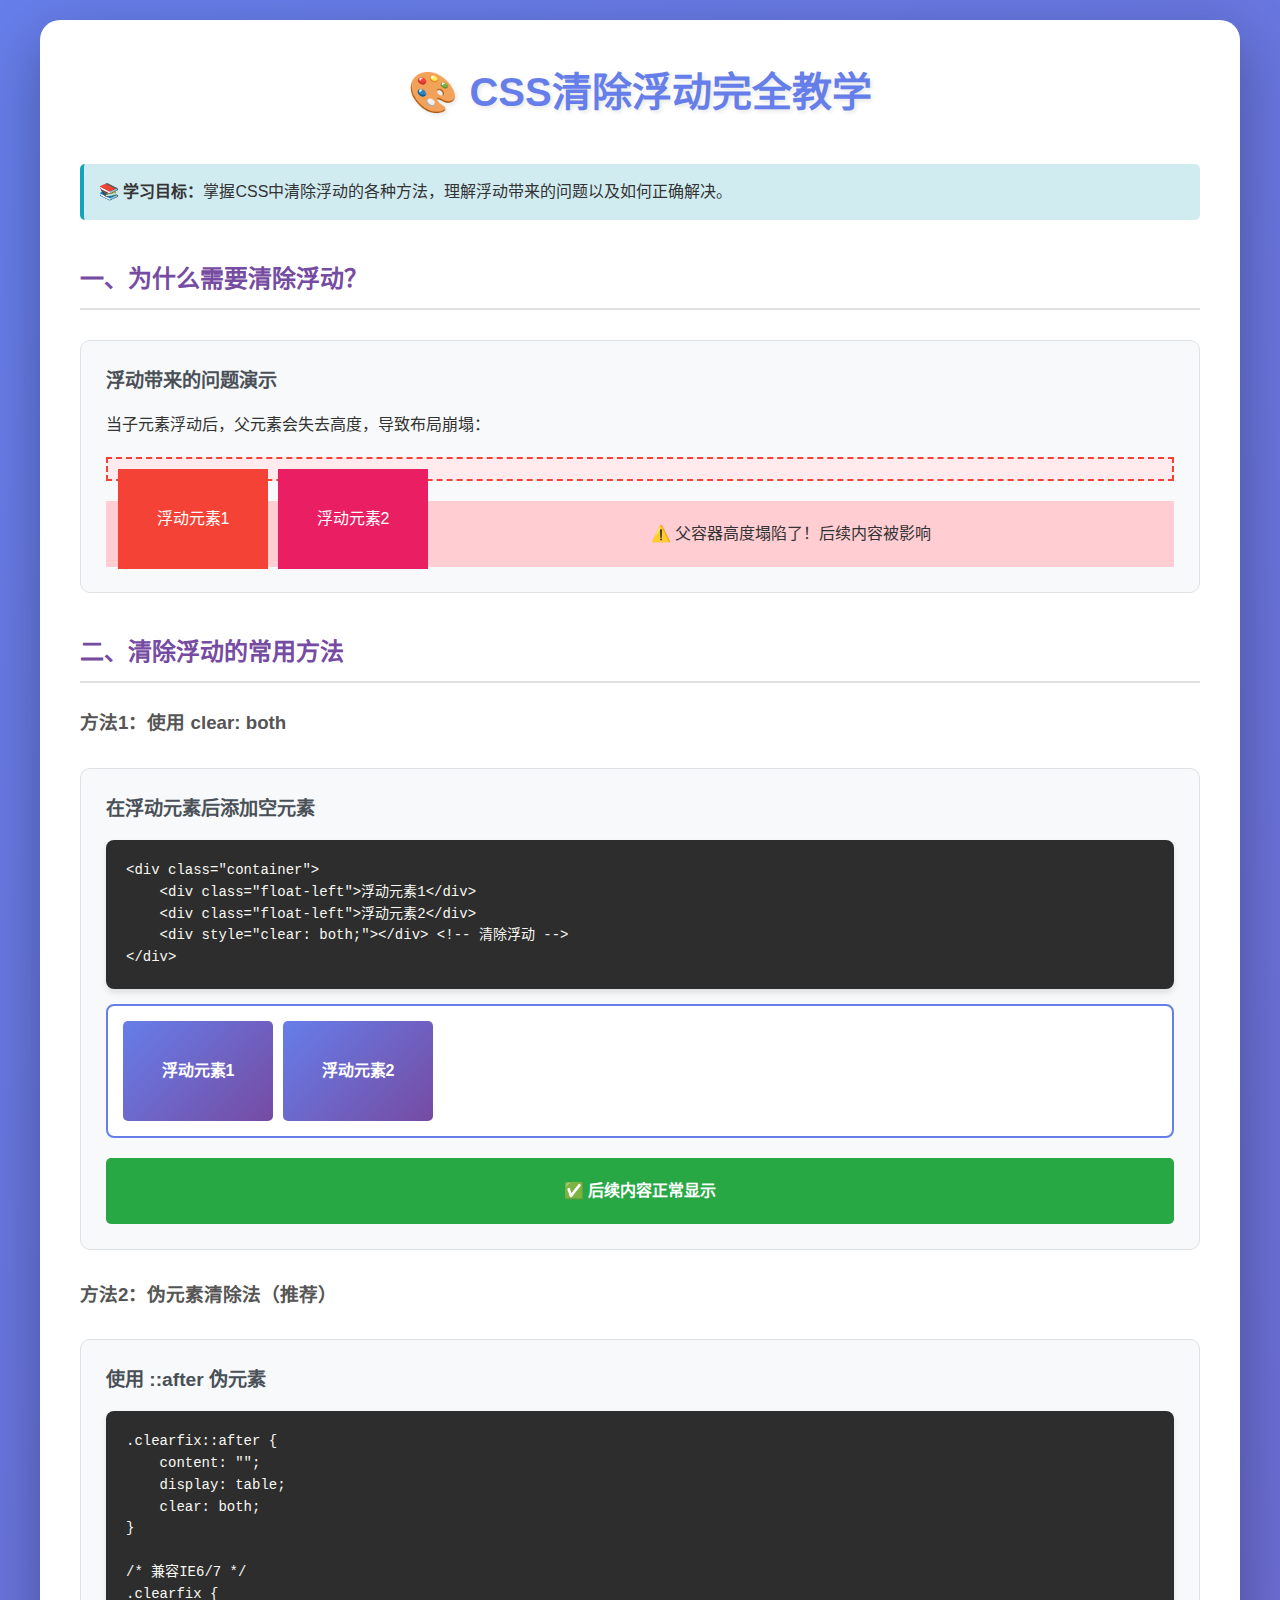
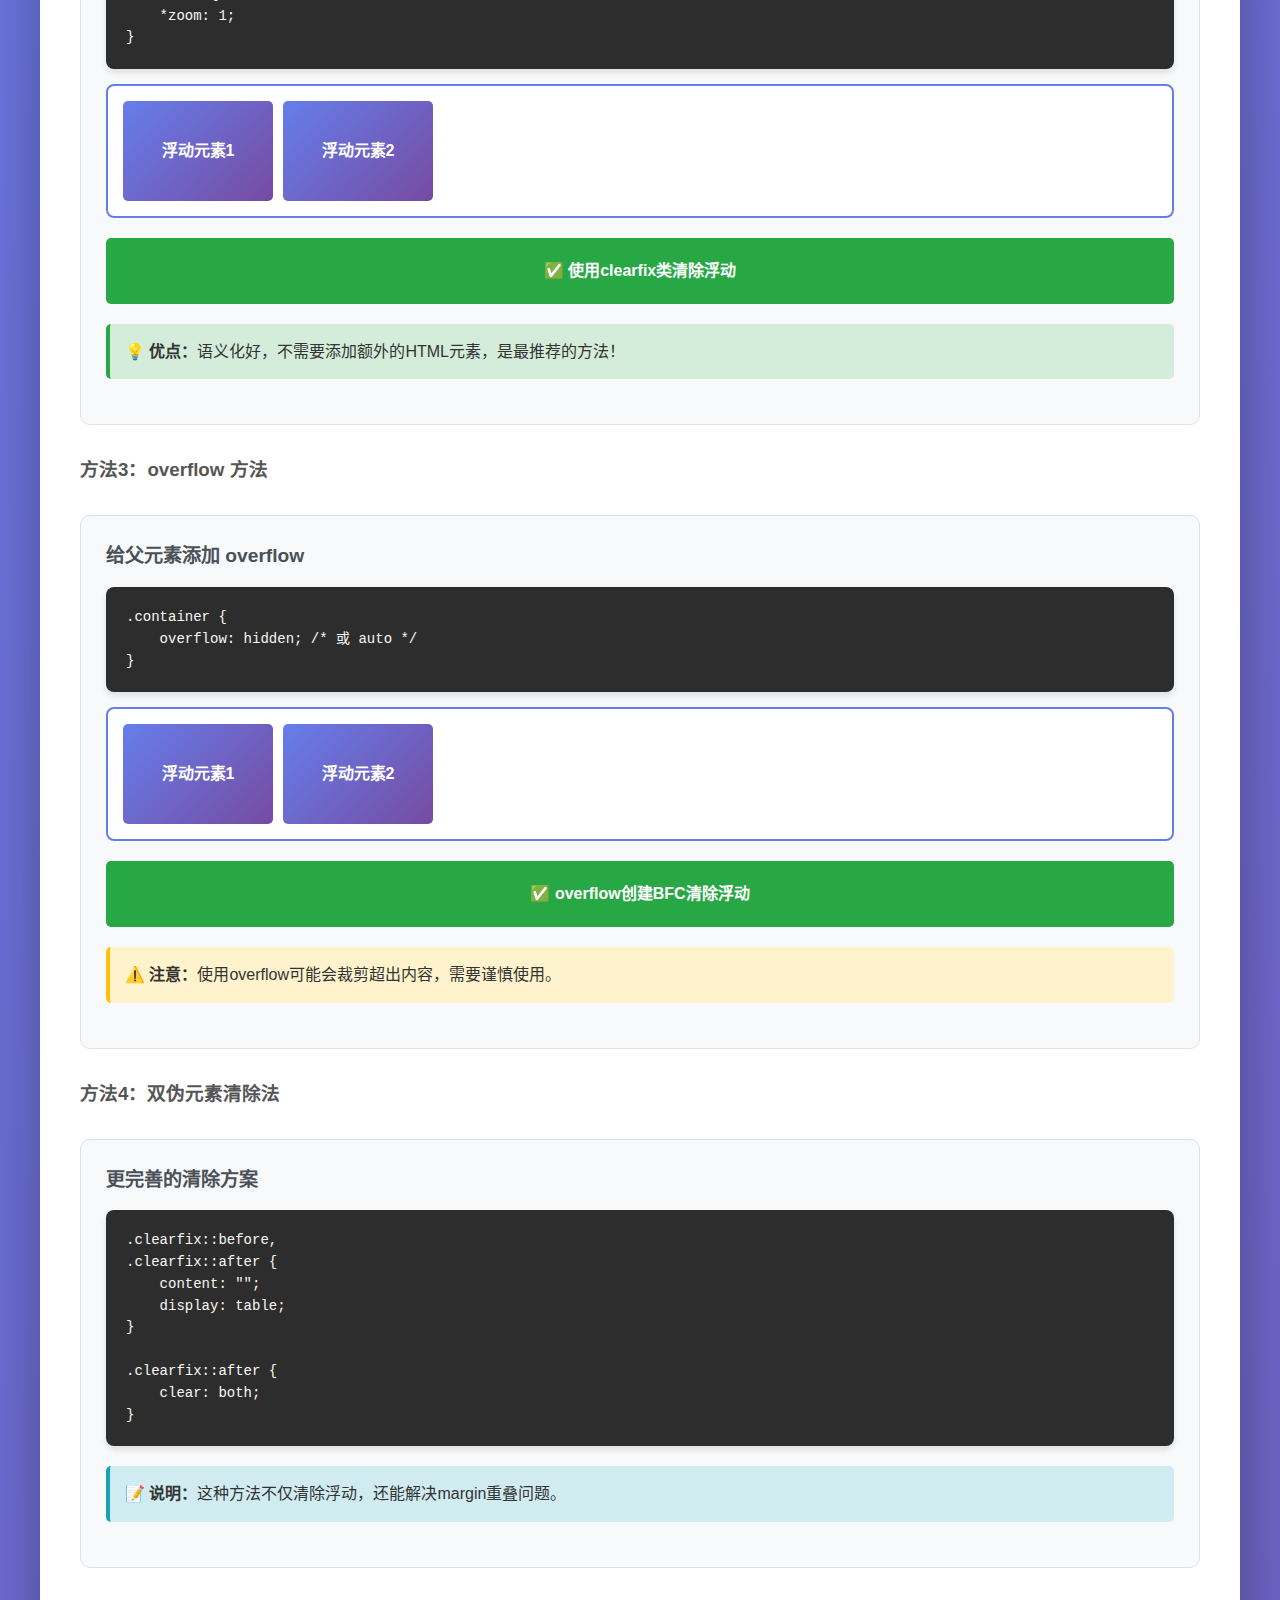
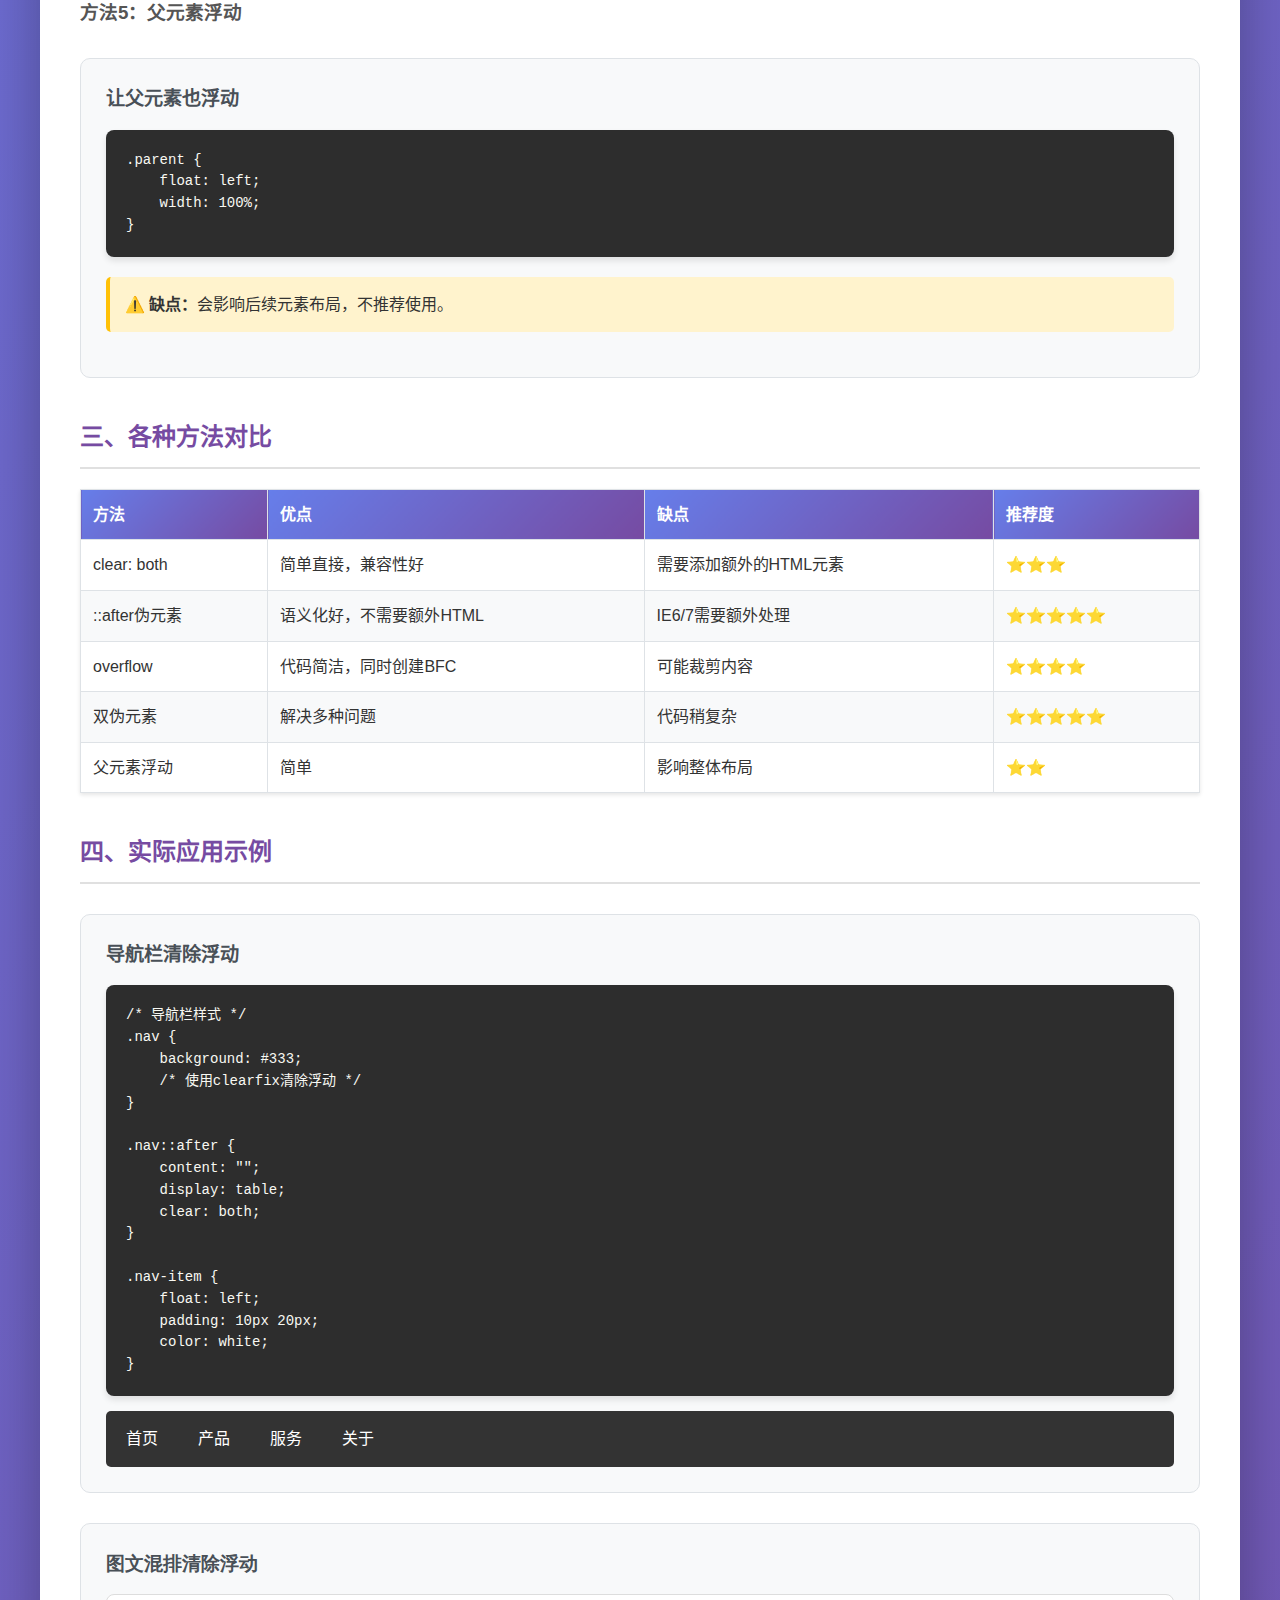
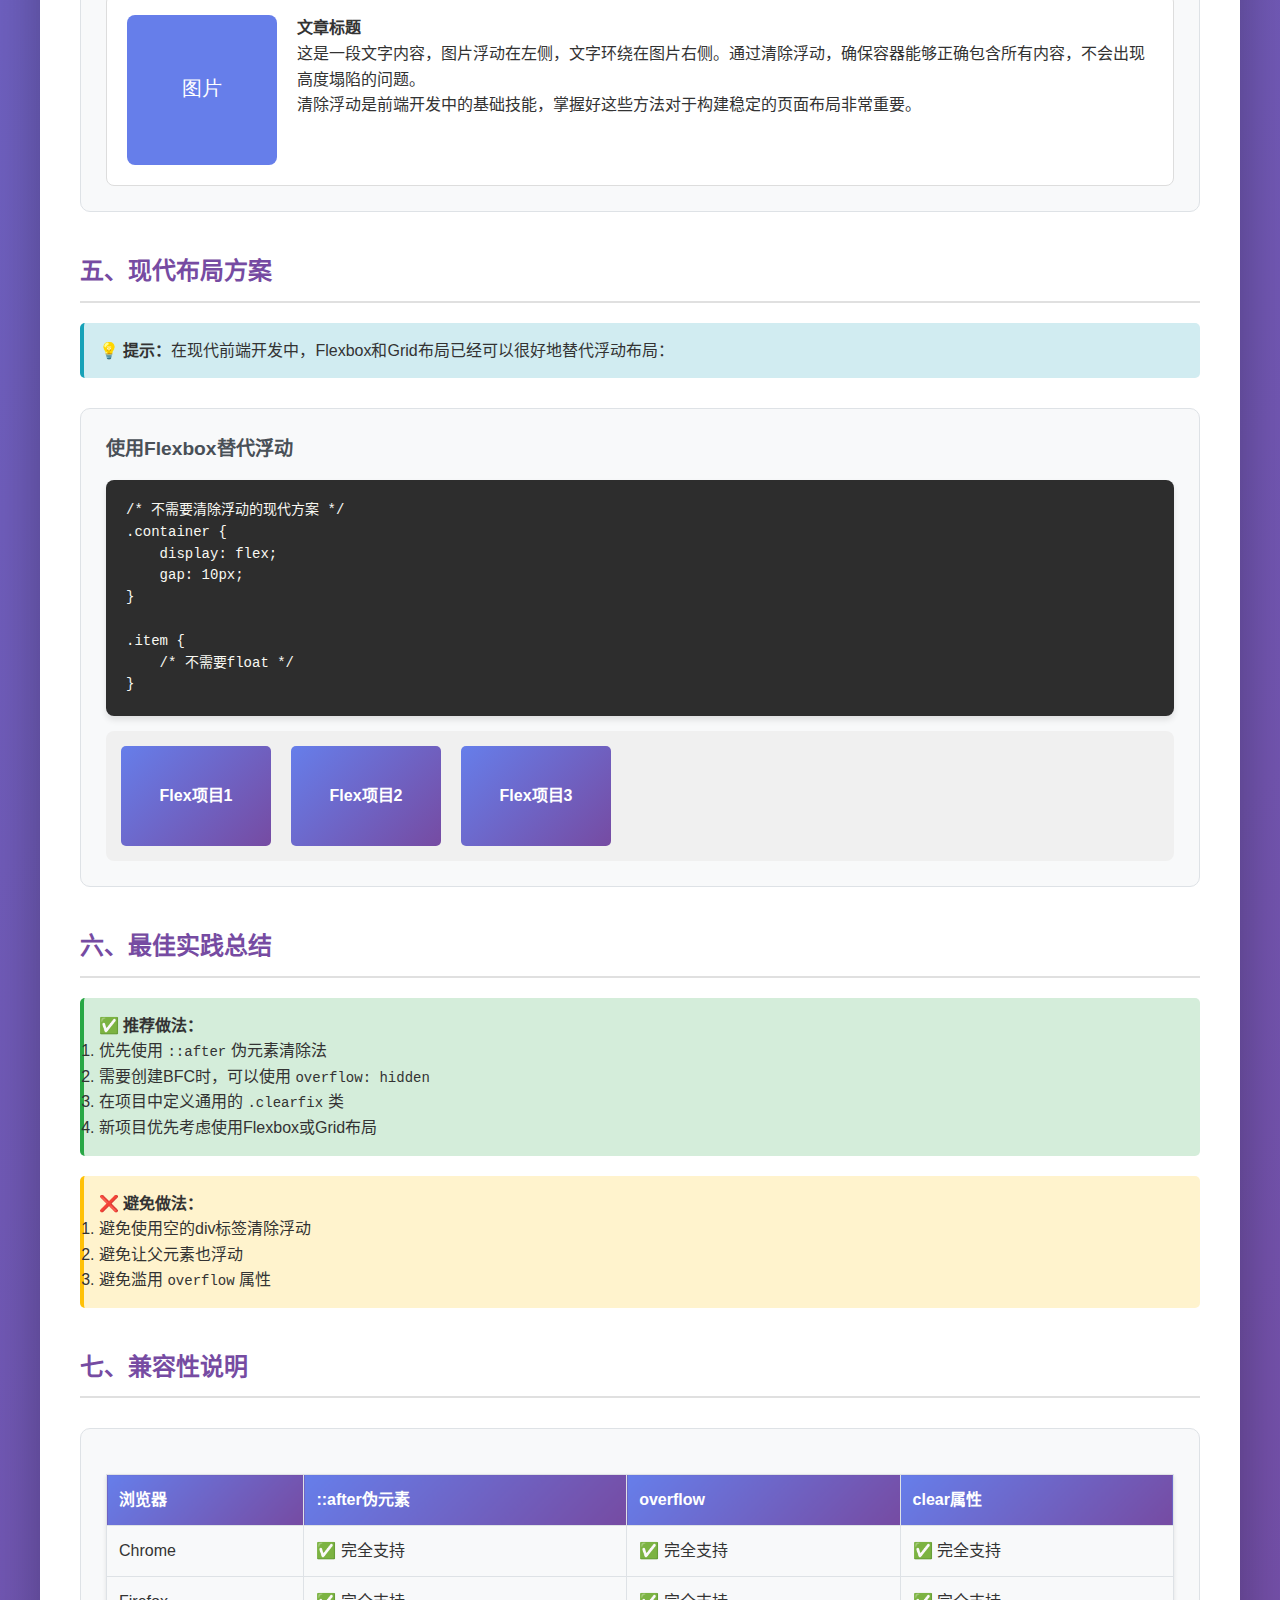
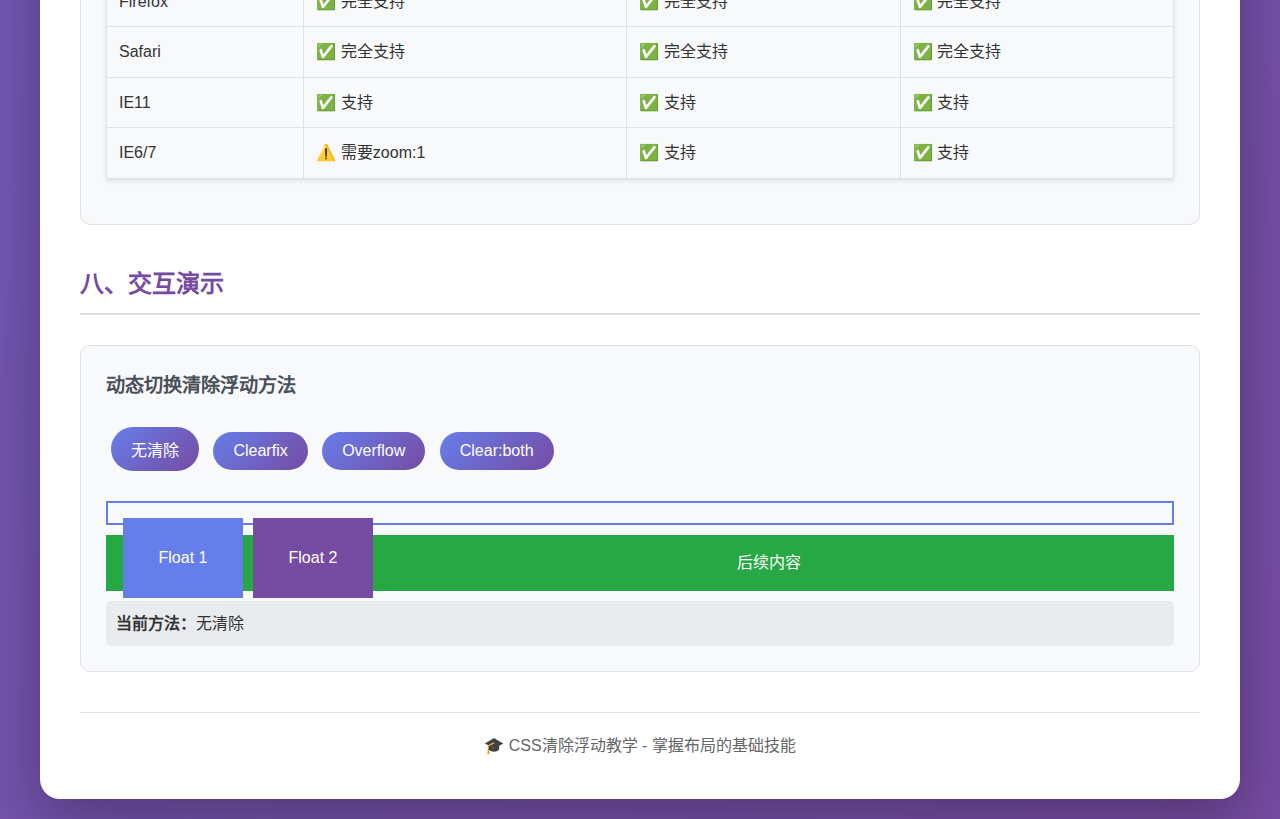
<file: css教学演示/清除浮动教学.html>
<!DOCTYPE html>
<html lang="zh-CN">
<head>
    <meta charset="UTF-8">
    <meta name="viewport" content="width=device-width, initial-scale=1.0">
    <title>CSS清除浮动教学</title>
    <style>
        * {
            margin: 0;
            padding: 0;
            box-sizing: border-box;
        }

        body {
            font-family: -apple-system, BlinkMacSystemFont, "Segoe UI", Roboto, "Helvetica Neue", Arial, sans-serif;
            line-height: 1.6;
            color: #333;
            background: linear-gradient(135deg, #667eea 0%, #764ba2 100%);
            min-height: 100vh;
            padding: 20px;
        }

        .container {
            max-width: 1200px;
            margin: 0 auto;
            background: white;
            border-radius: 20px;
            padding: 40px;
            box-shadow: 0 20px 60px rgba(0,0,0,0.3);
        }

        h1 {
            color: #667eea;
            text-align: center;
            margin-bottom: 40px;
            font-size: 2.5em;
            text-shadow: 2px 2px 4px rgba(0,0,0,0.1);
        }

        h2 {
            color: #764ba2;
            margin-top: 40px;
            margin-bottom: 20px;
            padding-bottom: 10px;
            border-bottom: 2px solid #e0e0e0;
        }

        h3 {
            color: #555;
            margin-top: 25px;
            margin-bottom: 15px;
        }

        .demo-section {
            margin: 30px 0;
            padding: 25px;
            background: #f8f9fa;
            border-radius: 10px;
            border: 1px solid #dee2e6;
        }

        .demo-title {
            font-weight: bold;
            color: #495057;
            margin-bottom: 15px;
            font-size: 1.2em;
        }

        .float-container {
            background: #fff;
            border: 2px solid #667eea;
            padding: 10px;
            margin-bottom: 20px;
            border-radius: 8px;
        }

        .float-item {
            width: 150px;
            height: 100px;
            background: linear-gradient(135deg, #667eea, #764ba2);
            color: white;
            text-align: center;
            line-height: 100px;
            margin: 5px;
            border-radius: 5px;
            font-weight: bold;
        }

        .content-after {
            background: #28a745;
            padding: 20px;
            color: white;
            border-radius: 5px;
            text-align: center;
            font-weight: bold;
        }

        pre {
            background: #2d2d2d;
            color: #f8f8f2;
            padding: 20px;
            border-radius: 8px;
            overflow-x: auto;
            margin: 15px 0;
            box-shadow: 0 4px 6px rgba(0,0,0,0.1);
        }

        code {
            font-family: 'Monaco', 'Menlo', 'Ubuntu Mono', monospace;
            font-size: 14px;
            line-height: 1.5;
        }

        .highlight {
            background: #ffd93d;
            padding: 2px 6px;
            border-radius: 3px;
            color: #333;
            font-weight: bold;
        }

        .warning {
            background: #fff3cd;
            border-left: 4px solid #ffc107;
            padding: 15px;
            margin: 20px 0;
            border-radius: 5px;
        }

        .info {
            background: #d1ecf1;
            border-left: 4px solid #17a2b8;
            padding: 15px;
            margin: 20px 0;
            border-radius: 5px;
        }

        .success {
            background: #d4edda;
            border-left: 4px solid #28a745;
            padding: 15px;
            margin: 20px 0;
            border-radius: 5px;
        }

        .comparison-table {
            width: 100%;
            border-collapse: collapse;
            margin: 20px 0;
            box-shadow: 0 2px 4px rgba(0,0,0,0.1);
        }

        .comparison-table th,
        .comparison-table td {
            padding: 12px;
            text-align: left;
            border: 1px solid #dee2e6;
        }

        .comparison-table th {
            background: linear-gradient(135deg, #667eea, #764ba2);
            color: white;
            font-weight: bold;
        }

        .comparison-table tr:nth-child(even) {
            background: #f8f9fa;
        }

        .comparison-table tr:hover {
            background: #e9ecef;
        }

        .btn-toggle {
            background: linear-gradient(135deg, #667eea, #764ba2);
            color: white;
            border: none;
            padding: 10px 20px;
            border-radius: 25px;
            cursor: pointer;
            font-size: 16px;
            margin: 10px 5px;
            transition: transform 0.2s, box-shadow 0.2s;
        }

        .btn-toggle:hover {
            transform: translateY(-2px);
            box-shadow: 0 5px 15px rgba(102, 126, 234, 0.4);
        }

        .btn-toggle:active {
            transform: translateY(0);
        }

        /* 清除浮动方法演示 */
        .clearfix::after {
            content: "";
            display: table;
            clear: both;
        }

        .overflow-hidden {
            overflow: hidden;
        }

        .overflow-auto {
            overflow: auto;
        }

        .clear-both {
            clear: both;
        }
    </style>
</head>
<body>
    <div class="container">
        <h1>🎨 CSS清除浮动完全教学</h1>

        <div class="info">
            <strong>📚 学习目标：</strong>掌握CSS中清除浮动的各种方法，理解浮动带来的问题以及如何正确解决。
        </div>

        <h2>一、为什么需要清除浮动？</h2>
        <div class="demo-section">
            <div class="demo-title">浮动带来的问题演示</div>
            <p>当子元素浮动后，父元素会失去高度，导致布局崩塌：</p>

            <div style="background: #ffebee; border: 2px dashed #f44336; padding: 10px; margin: 20px 0;">
                <div style="float: left; width: 150px; height: 100px; background: #f44336; color: white; text-align: center; line-height: 100px; margin-right: 10px;">浮动元素1</div>
                <div style="float: left; width: 150px; height: 100px; background: #e91e63; color: white; text-align: center; line-height: 100px;">浮动元素2</div>
            </div>
            <div style="background: #ffcdd2; padding: 20px; text-align: center; margin-top: 10px;">
                ⚠️ 父容器高度塌陷了！后续内容被影响
            </div>
        </div>

        <h2>二、清除浮动的常用方法</h2>

        <h3>方法1：使用 clear: both</h3>
        <div class="demo-section">
            <div class="demo-title">在浮动元素后添加空元素</div>
            <pre><code>&lt;div class="container"&gt;
    &lt;div class="float-left"&gt;浮动元素1&lt;/div&gt;
    &lt;div class="float-left"&gt;浮动元素2&lt;/div&gt;
    &lt;div style="clear: both;"&gt;&lt;/div&gt; &lt;!-- 清除浮动 --&gt;
&lt;/div&gt;</code></pre>

            <div class="float-container">
                <div class="float-item" style="float: left;">浮动元素1</div>
                <div class="float-item" style="float: left;">浮动元素2</div>
                <div style="clear: both;"></div>
            </div>
            <div class="content-after">✅ 后续内容正常显示</div>
        </div>

        <h3>方法2：伪元素清除法（推荐）</h3>
        <div class="demo-section">
            <div class="demo-title">使用 ::after 伪元素</div>
            <pre><code>.clearfix::after {
    content: "";
    display: table;
    clear: both;
}

/* 兼容IE6/7 */
.clearfix {
    *zoom: 1;
}</code></pre>

            <div class="float-container clearfix">
                <div class="float-item" style="float: left;">浮动元素1</div>
                <div class="float-item" style="float: left;">浮动元素2</div>
            </div>
            <div class="content-after">✅ 使用clearfix类清除浮动</div>

            <div class="success">
                <strong>💡 优点：</strong>语义化好，不需要添加额外的HTML元素，是最推荐的方法！
            </div>
        </div>

        <h3>方法3：overflow 方法</h3>
        <div class="demo-section">
            <div class="demo-title">给父元素添加 overflow</div>
            <pre><code>.container {
    overflow: hidden; /* 或 auto */
}</code></pre>

            <div class="float-container overflow-hidden">
                <div class="float-item" style="float: left;">浮动元素1</div>
                <div class="float-item" style="float: left;">浮动元素2</div>
            </div>
            <div class="content-after">✅ overflow创建BFC清除浮动</div>

            <div class="warning">
                <strong>⚠️ 注意：</strong>使用overflow可能会裁剪超出内容，需要谨慎使用。
            </div>
        </div>

        <h3>方法4：双伪元素清除法</h3>
        <div class="demo-section">
            <div class="demo-title">更完善的清除方案</div>
            <pre><code>.clearfix::before,
.clearfix::after {
    content: "";
    display: table;
}

.clearfix::after {
    clear: both;
}</code></pre>
            <div class="info">
                <strong>📝 说明：</strong>这种方法不仅清除浮动，还能解决margin重叠问题。
            </div>
        </div>

        <h3>方法5：父元素浮动</h3>
        <div class="demo-section">
            <div class="demo-title">让父元素也浮动</div>
            <pre><code>.parent {
    float: left;
    width: 100%;
}</code></pre>
            <div class="warning">
                <strong>⚠️ 缺点：</strong>会影响后续元素布局，不推荐使用。
            </div>
        </div>

        <h2>三、各种方法对比</h2>
        <table class="comparison-table">
            <thead>
                <tr>
                    <th>方法</th>
                    <th>优点</th>
                    <th>缺点</th>
                    <th>推荐度</th>
                </tr>
            </thead>
            <tbody>
                <tr>
                    <td>clear: both</td>
                    <td>简单直接，兼容性好</td>
                    <td>需要添加额外的HTML元素</td>
                    <td>⭐⭐⭐</td>
                </tr>
                <tr>
                    <td>::after伪元素</td>
                    <td>语义化好，不需要额外HTML</td>
                    <td>IE6/7需要额外处理</td>
                    <td>⭐⭐⭐⭐⭐</td>
                </tr>
                <tr>
                    <td>overflow</td>
                    <td>代码简洁，同时创建BFC</td>
                    <td>可能裁剪内容</td>
                    <td>⭐⭐⭐⭐</td>
                </tr>
                <tr>
                    <td>双伪元素</td>
                    <td>解决多种问题</td>
                    <td>代码稍复杂</td>
                    <td>⭐⭐⭐⭐⭐</td>
                </tr>
                <tr>
                    <td>父元素浮动</td>
                    <td>简单</td>
                    <td>影响整体布局</td>
                    <td>⭐⭐</td>
                </tr>
            </tbody>
        </table>

        <h2>四、实际应用示例</h2>
        <div class="demo-section">
            <div class="demo-title">导航栏清除浮动</div>
            <pre><code>/* 导航栏样式 */
.nav {
    background: #333;
    /* 使用clearfix清除浮动 */
}

.nav::after {
    content: "";
    display: table;
    clear: both;
}

.nav-item {
    float: left;
    padding: 10px 20px;
    color: white;
}</code></pre>

            <div style="background: #333; border-radius: 5px;" class="clearfix">
                <div style="float: left; padding: 15px 20px; color: white;">首页</div>
                <div style="float: left; padding: 15px 20px; color: white;">产品</div>
                <div style="float: left; padding: 15px 20px; color: white;">服务</div>
                <div style="float: left; padding: 15px 20px; color: white;">关于</div>
            </div>
        </div>

        <div class="demo-section">
            <div class="demo-title">图文混排清除浮动</div>
            <div class="clearfix" style="background: white; padding: 20px; border: 1px solid #ddd; border-radius: 8px;">
                <img src="data:image/svg+xml,%3Csvg width='150' height='150' xmlns='http://www.w3.org/2000/svg'%3E%3Crect width='150' height='150' fill='%23667eea'/%3E%3Ctext x='50%25' y='50%25' font-size='20' fill='white' text-anchor='middle' dominant-baseline='middle'%3E图片%3C/text%3E%3C/svg%3E"
                     style="float: left; margin-right: 20px; border-radius: 8px;" alt="示例图片">
                <h4 style="margin-top: 0;">文章标题</h4>
                <p>这是一段文字内容，图片浮动在左侧，文字环绕在图片右侧。通过清除浮动，确保容器能够正确包含所有内容，不会出现高度塌陷的问题。</p>
                <p>清除浮动是前端开发中的基础技能，掌握好这些方法对于构建稳定的页面布局非常重要。</p>
            </div>
        </div>

        <h2>五、现代布局方案</h2>
        <div class="info">
            <strong>💡 提示：</strong>在现代前端开发中，Flexbox和Grid布局已经可以很好地替代浮动布局：
        </div>

        <div class="demo-section">
            <div class="demo-title">使用Flexbox替代浮动</div>
            <pre><code>/* 不需要清除浮动的现代方案 */
.container {
    display: flex;
    gap: 10px;
}

.item {
    /* 不需要float */
}</code></pre>

            <div style="display: flex; gap: 10px; background: #f0f0f0; padding: 10px; border-radius: 8px;">
                <div class="float-item">Flex项目1</div>
                <div class="float-item">Flex项目2</div>
                <div class="float-item">Flex项目3</div>
            </div>
        </div>

        <h2>六、最佳实践总结</h2>
        <div class="success">
            <h4>✅ 推荐做法：</h4>
            <ol>
                <li>优先使用 <code>::after</code> 伪元素清除法</li>
                <li>需要创建BFC时，可以使用 <code>overflow: hidden</code></li>
                <li>在项目中定义通用的 <code>.clearfix</code> 类</li>
                <li>新项目优先考虑使用Flexbox或Grid布局</li>
            </ol>
        </div>

        <div class="warning">
            <h4>❌ 避免做法：</h4>
            <ol>
                <li>避免使用空的div标签清除浮动</li>
                <li>避免让父元素也浮动</li>
                <li>避免滥用 <code>overflow</code> 属性</li>
            </ol>
        </div>

        <h2>七、兼容性说明</h2>
        <div class="demo-section">
            <table class="comparison-table">
                <thead>
                    <tr>
                        <th>浏览器</th>
                        <th>::after伪元素</th>
                        <th>overflow</th>
                        <th>clear属性</th>
                    </tr>
                </thead>
                <tbody>
                    <tr>
                        <td>Chrome</td>
                        <td>✅ 完全支持</td>
                        <td>✅ 完全支持</td>
                        <td>✅ 完全支持</td>
                    </tr>
                    <tr>
                        <td>Firefox</td>
                        <td>✅ 完全支持</td>
                        <td>✅ 完全支持</td>
                        <td>✅ 完全支持</td>
                    </tr>
                    <tr>
                        <td>Safari</td>
                        <td>✅ 完全支持</td>
                        <td>✅ 完全支持</td>
                        <td>✅ 完全支持</td>
                    </tr>
                    <tr>
                        <td>IE11</td>
                        <td>✅ 支持</td>
                        <td>✅ 支持</td>
                        <td>✅ 支持</td>
                    </tr>
                    <tr>
                        <td>IE6/7</td>
                        <td>⚠️ 需要zoom:1</td>
                        <td>✅ 支持</td>
                        <td>✅ 支持</td>
                    </tr>
                </tbody>
            </table>
        </div>

        <h2>八、交互演示</h2>
        <div class="demo-section">
            <div class="demo-title">动态切换清除浮动方法</div>
            <div id="interactive-demo">
                <div style="margin-bottom: 20px;">
                    <button class="btn-toggle" onclick="toggleClearMethod('none')">无清除</button>
                    <button class="btn-toggle" onclick="toggleClearMethod('clearfix')">Clearfix</button>
                    <button class="btn-toggle" onclick="toggleClearMethod('overflow')">Overflow</button>
                    <button class="btn-toggle" onclick="toggleClearMethod('clear')">Clear:both</button>
                </div>

                <div id="demo-container" style="background: #f8f9fa; border: 2px solid #667eea; padding: 10px; transition: all 0.3s;">
                    <div style="float: left; width: 120px; height: 80px; background: #667eea; color: white; text-align: center; line-height: 80px; margin: 5px;">Float 1</div>
                    <div style="float: left; width: 120px; height: 80px; background: #764ba2; color: white; text-align: center; line-height: 80px; margin: 5px;">Float 2</div>
                    <div id="clear-element" style="display: none;"></div>
                </div>
                <div style="background: #28a745; padding: 15px; color: white; margin-top: 10px; text-align: center;">
                    后续内容
                </div>
                <div id="method-display" style="margin-top: 10px; padding: 10px; background: #e9ecef; border-radius: 5px;">
                    <strong>当前方法：</strong><span id="current-method">无清除</span>
                </div>
            </div>
        </div>

        <script>
            function toggleClearMethod(method) {
                const container = document.getElementById('demo-container');
                const clearElement = document.getElementById('clear-element');
                const methodDisplay = document.getElementById('current-method');

                // 重置所有样式
                container.className = '';
                container.style.overflow = 'visible';
                clearElement.style.display = 'none';
                clearElement.style.clear = 'none';

                switch(method) {
                    case 'clearfix':
                        container.className = 'clearfix';
                        methodDisplay.textContent = '::after伪元素清除法';
                        break;
                    case 'overflow':
                        container.style.overflow = 'hidden';
                        methodDisplay.textContent = 'overflow: hidden';
                        break;
                    case 'clear':
                        clearElement.style.display = 'block';
                        clearElement.style.clear = 'both';
                        methodDisplay.textContent = 'clear: both';
                        break;
                    default:
                        methodDisplay.textContent = '无清除（高度塌陷）';
                }
            }
        </script>

        <div style="text-align: center; margin-top: 40px; padding-top: 20px; border-top: 1px solid #e0e0e0;">
            <p style="color: #666;">🎓 CSS清除浮动教学 - 掌握布局的基础技能</p>
        </div>
    </div>
</body>
</html>
</file>
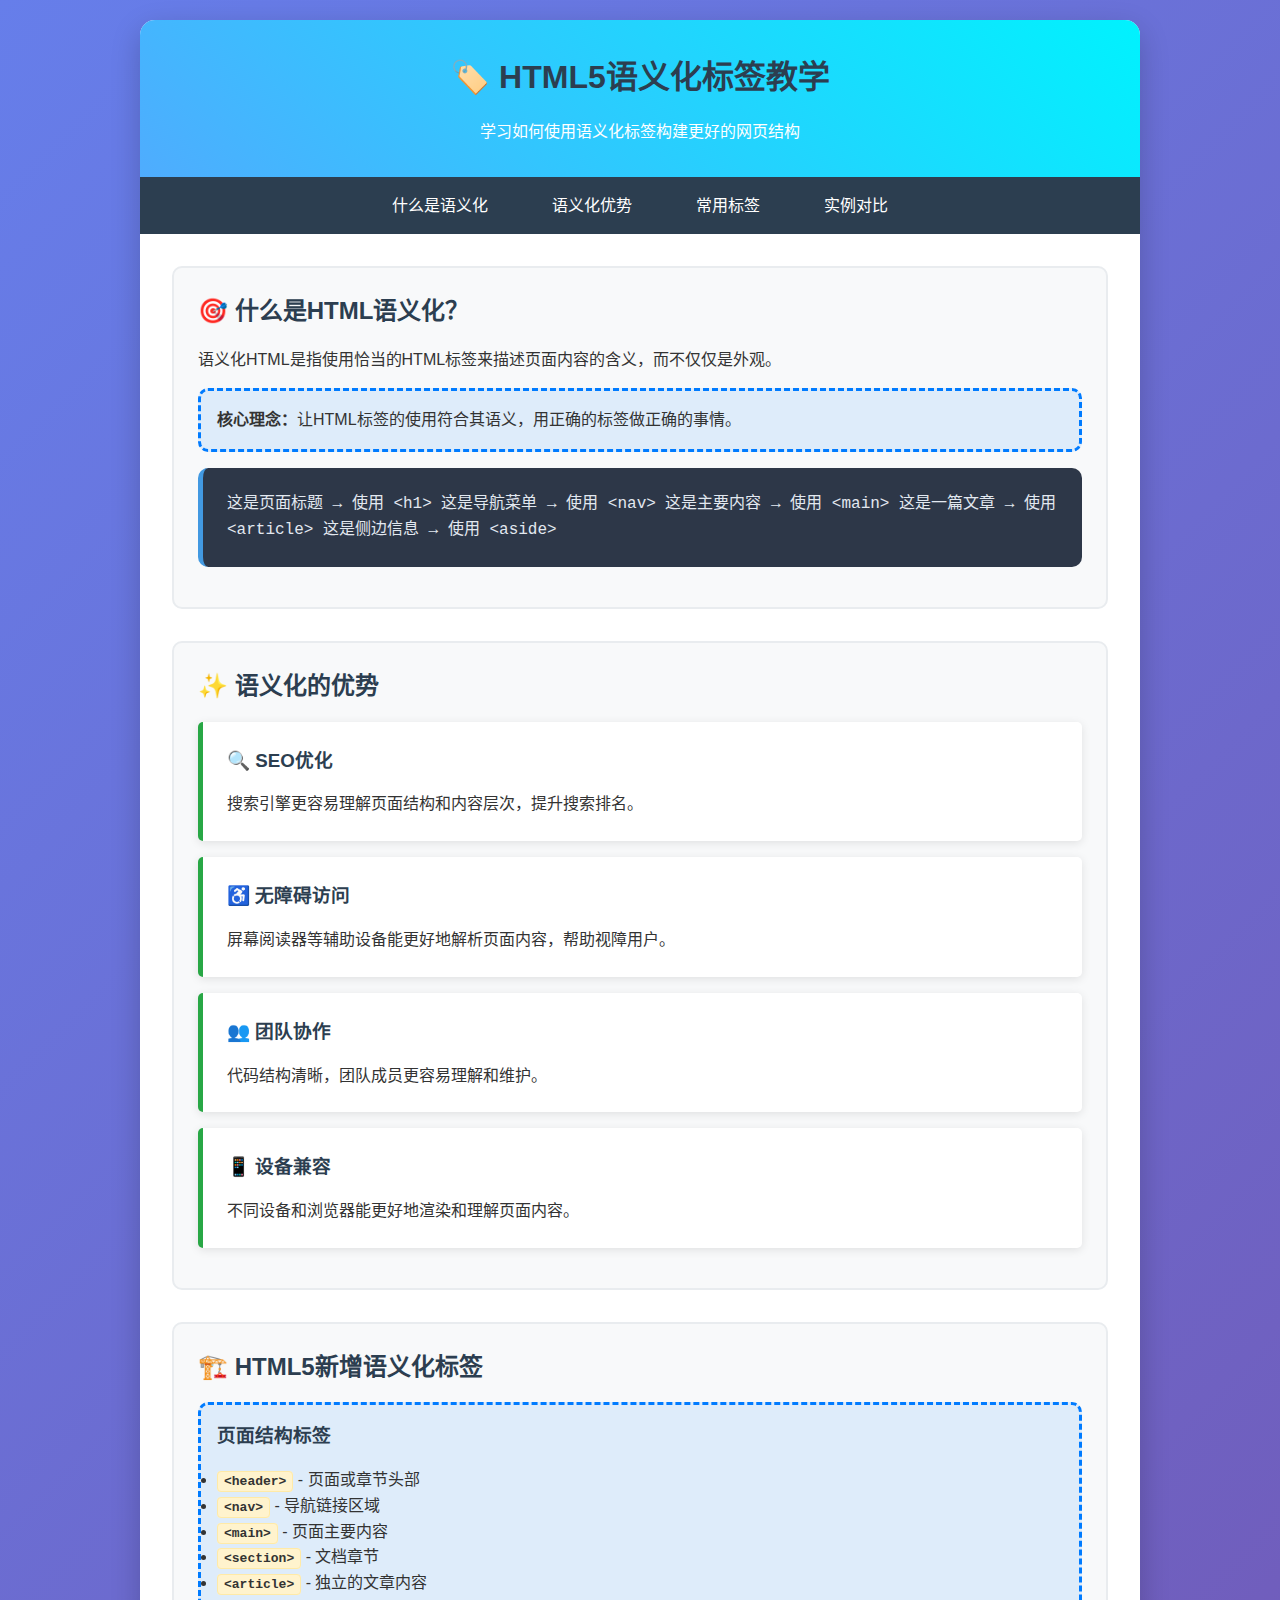
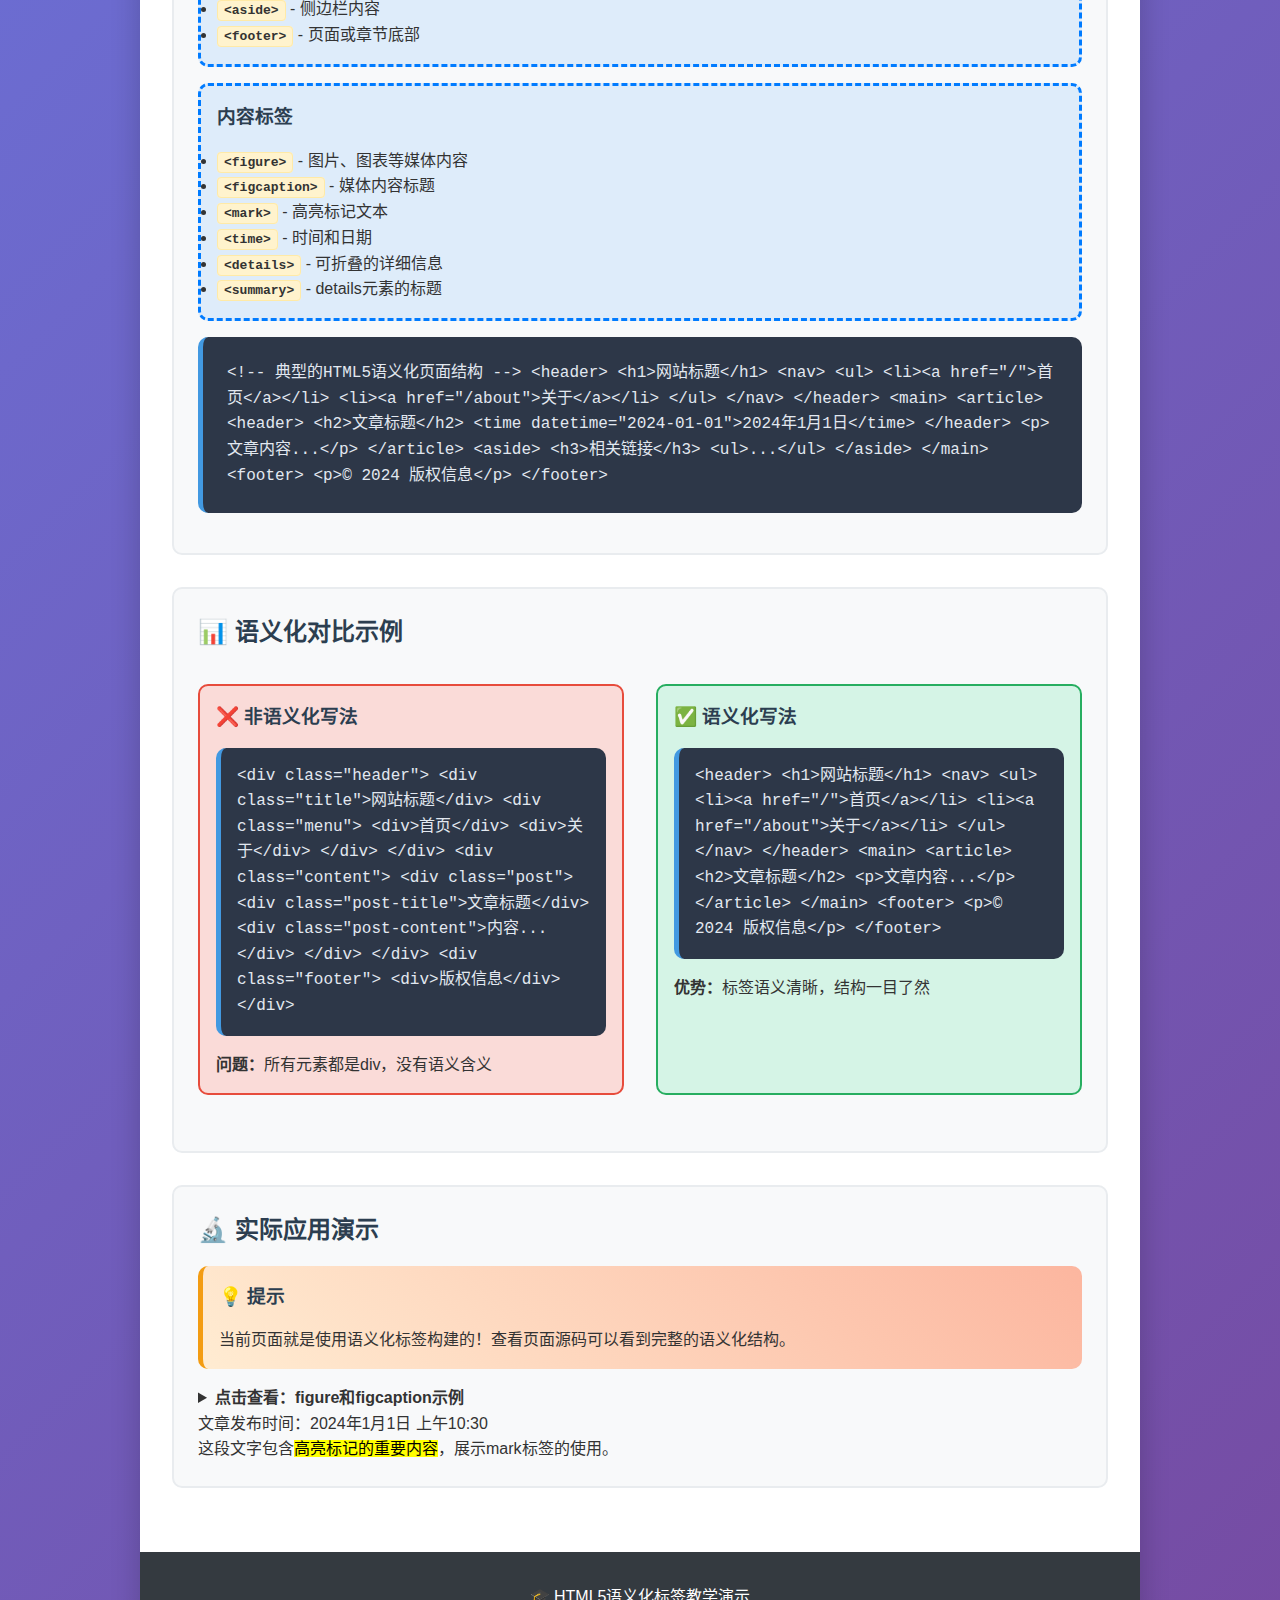
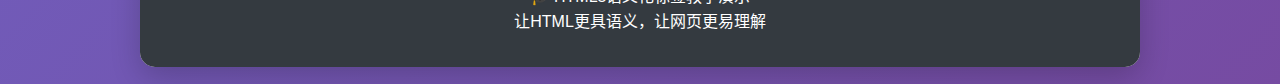
<file: HTML教学演示/01-语义化标签.html>
<!DOCTYPE html>
<html lang="zh-CN">
<head>
    <meta charset="UTF-8">
    <meta name="viewport" content="width=device-width, initial-scale=1.0">
    <title>HTML5语义化标签教学</title>
    <style>
        * {
            margin: 0;
            padding: 0;
            box-sizing: border-box;
        }

        body {
            font-family: 'Segoe UI', Tahoma, Geneva, Verdana, sans-serif;
            line-height: 1.6;
            color: #333;
            background: linear-gradient(135deg, #667eea 0%, #764ba2 100%);
            min-height: 100vh;
            padding: 20px;
        }

        .container {
            max-width: 1000px;
            margin: 0 auto;
            background: white;
            border-radius: 15px;
            box-shadow: 0 10px 30px rgba(0,0,0,0.2);
            overflow: hidden;
        }

        /* 语义化标签样式 */
        header {
            background: linear-gradient(45deg, #4facfe 0%, #00f2fe 100%);
            color: white;
            padding: 2rem;
            text-align: center;
        }

        nav {
            background: #2c3e50;
            padding: 1rem;
        }

        nav ul {
            list-style: none;
            display: flex;
            gap: 2rem;
            justify-content: center;
            flex-wrap: wrap;
        }

        nav a {
            color: white;
            text-decoration: none;
            padding: 0.5rem 1rem;
            border-radius: 20px;
            transition: all 0.3s ease;
        }

        nav a:hover {
            background: #3498db;
            transform: translateY(-2px);
        }

        main {
            padding: 2rem;
        }

        section {
            margin-bottom: 2rem;
            padding: 1.5rem;
            border: 2px solid #e9ecef;
            border-radius: 10px;
            background: #f8f9fa;
        }

        article {
            background: white;
            padding: 1.5rem;
            margin: 1rem 0;
            border-left: 5px solid #28a745;
            border-radius: 5px;
            box-shadow: 0 2px 10px rgba(0,0,0,0.1);
        }

        aside {
            background: linear-gradient(45deg, #ffecd2 0%, #fcb69f 100%);
            padding: 1rem;
            margin: 1rem 0;
            border-radius: 10px;
            border-left: 5px solid #f39c12;
        }

        footer {
            background: #343a40;
            color: white;
            text-align: center;
            padding: 2rem;
        }

        .code-demo {
            background: #2d3748;
            color: #e2e8f0;
            padding: 1.5rem;
            border-radius: 10px;
            margin: 1rem 0;
            font-family: 'Courier New', monospace;
            overflow-x: auto;
            border-left: 5px solid #4299e1;
        }

        .visual-demo {
            border: 3px dashed #007bff;
            padding: 1rem;
            margin: 1rem 0;
            background: rgba(0,123,255,0.1);
            border-radius: 10px;
        }

        .tag-highlight {
            background: #fff3cd;
            padding: 2px 6px;
            border-radius: 4px;
            border: 1px solid #ffeaa7;
            font-family: monospace;
            font-weight: bold;
        }

        h1, h2, h3 {
            color: #2c3e50;
            margin-bottom: 1rem;
        }

        .comparison {
            display: grid;
            grid-template-columns: 1fr 1fr;
            gap: 2rem;
            margin: 2rem 0;
        }

        .comparison div {
            padding: 1rem;
            border-radius: 10px;
        }

        .bad-example {
            background: #fadbd8;
            border: 2px solid #e74c3c;
        }

        .good-example {
            background: #d5f4e6;
            border: 2px solid #27ae60;
        }

        @media (max-width: 768px) {
            .comparison {
                grid-template-columns: 1fr;
            }
        }
    </style>
</head>
<body>
    <div class="container">
        <!-- HTML5语义化标签演示 -->
        <header>
            <h1>🏷️ HTML5语义化标签教学</h1>
            <p>学习如何使用语义化标签构建更好的网页结构</p>
        </header>

        <nav>
            <ul>
                <li><a href="#what-is">什么是语义化</a></li>
                <li><a href="#benefits">语义化优势</a></li>
                <li><a href="#tags">常用标签</a></li>
                <li><a href="#examples">实例对比</a></li>
            </ul>
        </nav>

        <main>
            <section id="what-is">
                <h2>🎯 什么是HTML语义化？</h2>
                <p>语义化HTML是指使用恰当的HTML标签来描述页面内容的含义，而不仅仅是外观。</p>
                
                <div class="visual-demo">
                    <strong>核心理念：</strong>让HTML标签的使用符合其语义，用正确的标签做正确的事情。
                </div>

                <div class="code-demo">
<!-- 语义化的思考方式 -->
这是页面标题 → 使用 &lt;h1&gt;
这是导航菜单 → 使用 &lt;nav&gt;
这是主要内容 → 使用 &lt;main&gt;
这是一篇文章 → 使用 &lt;article&gt;
这是侧边信息 → 使用 &lt;aside&gt;
                </div>
            </section>

            <section id="benefits">
                <h2>✨ 语义化的优势</h2>
                
                <article>
                    <h3>🔍 SEO优化</h3>
                    <p>搜索引擎更容易理解页面结构和内容层次，提升搜索排名。</p>
                </article>

                <article>
                    <h3>♿ 无障碍访问</h3>
                    <p>屏幕阅读器等辅助设备能更好地解析页面内容，帮助视障用户。</p>
                </article>

                <article>
                    <h3>👥 团队协作</h3>
                    <p>代码结构清晰，团队成员更容易理解和维护。</p>
                </article>

                <article>
                    <h3>📱 设备兼容</h3>
                    <p>不同设备和浏览器能更好地渲染和理解页面内容。</p>
                </article>
            </section>

            <section id="tags">
                <h2>🏗️ HTML5新增语义化标签</h2>

                <div class="visual-demo">
                    <h3>页面结构标签</h3>
                    <ul>
                        <li><span class="tag-highlight">&lt;header&gt;</span> - 页面或章节头部</li>
                        <li><span class="tag-highlight">&lt;nav&gt;</span> - 导航链接区域</li>
                        <li><span class="tag-highlight">&lt;main&gt;</span> - 页面主要内容</li>
                        <li><span class="tag-highlight">&lt;section&gt;</span> - 文档章节</li>
                        <li><span class="tag-highlight">&lt;article&gt;</span> - 独立的文章内容</li>
                        <li><span class="tag-highlight">&lt;aside&gt;</span> - 侧边栏内容</li>
                        <li><span class="tag-highlight">&lt;footer&gt;</span> - 页面或章节底部</li>
                    </ul>
                </div>

                <div class="visual-demo">
                    <h3>内容标签</h3>
                    <ul>
                        <li><span class="tag-highlight">&lt;figure&gt;</span> - 图片、图表等媒体内容</li>
                        <li><span class="tag-highlight">&lt;figcaption&gt;</span> - 媒体内容标题</li>
                        <li><span class="tag-highlight">&lt;mark&gt;</span> - 高亮标记文本</li>
                        <li><span class="tag-highlight">&lt;time&gt;</span> - 时间和日期</li>
                        <li><span class="tag-highlight">&lt;details&gt;</span> - 可折叠的详细信息</li>
                        <li><span class="tag-highlight">&lt;summary&gt;</span> - details元素的标题</li>
                    </ul>
                </div>

                <div class="code-demo">
&lt;!-- 典型的HTML5语义化页面结构 --&gt;
&lt;header&gt;
  &lt;h1&gt;网站标题&lt;/h1&gt;
  &lt;nav&gt;
    &lt;ul&gt;
      &lt;li&gt;&lt;a href="/"&gt;首页&lt;/a&gt;&lt;/li&gt;
      &lt;li&gt;&lt;a href="/about"&gt;关于&lt;/a&gt;&lt;/li&gt;
    &lt;/ul&gt;
  &lt;/nav&gt;
&lt;/header&gt;

&lt;main&gt;
  &lt;article&gt;
    &lt;header&gt;
      &lt;h2&gt;文章标题&lt;/h2&gt;
      &lt;time datetime="2024-01-01"&gt;2024年1月1日&lt;/time&gt;
    &lt;/header&gt;
    &lt;p&gt;文章内容...&lt;/p&gt;
  &lt;/article&gt;
  
  &lt;aside&gt;
    &lt;h3&gt;相关链接&lt;/h3&gt;
    &lt;ul&gt;...&lt;/ul&gt;
  &lt;/aside&gt;
&lt;/main&gt;

&lt;footer&gt;
  &lt;p&gt;&copy; 2024 版权信息&lt;/p&gt;
&lt;/footer&gt;
                </div>
            </section>

            <section id="examples">
                <h2>📊 语义化对比示例</h2>

                <div class="comparison">
                    <div class="bad-example">
                        <h3>❌ 非语义化写法</h3>
                        <div class="code-demo">
&lt;div class="header"&gt;
  &lt;div class="title"&gt;网站标题&lt;/div&gt;
  &lt;div class="menu"&gt;
    &lt;div&gt;首页&lt;/div&gt;
    &lt;div&gt;关于&lt;/div&gt;
  &lt;/div&gt;
&lt;/div&gt;

&lt;div class="content"&gt;
  &lt;div class="post"&gt;
    &lt;div class="post-title"&gt;文章标题&lt;/div&gt;
    &lt;div class="post-content"&gt;内容...&lt;/div&gt;
  &lt;/div&gt;
&lt;/div&gt;

&lt;div class="footer"&gt;
  &lt;div&gt;版权信息&lt;/div&gt;
&lt;/div&gt;
                        </div>
                        <p><strong>问题：</strong>所有元素都是div，没有语义含义</p>
                    </div>

                    <div class="good-example">
                        <h3>✅ 语义化写法</h3>
                        <div class="code-demo">
&lt;header&gt;
  &lt;h1&gt;网站标题&lt;/h1&gt;
  &lt;nav&gt;
    &lt;ul&gt;
      &lt;li&gt;&lt;a href="/"&gt;首页&lt;/a&gt;&lt;/li&gt;
      &lt;li&gt;&lt;a href="/about"&gt;关于&lt;/a&gt;&lt;/li&gt;
    &lt;/ul&gt;
  &lt;/nav&gt;
&lt;/header&gt;

&lt;main&gt;
  &lt;article&gt;
    &lt;h2&gt;文章标题&lt;/h2&gt;
    &lt;p&gt;文章内容...&lt;/p&gt;
  &lt;/article&gt;
&lt;/main&gt;

&lt;footer&gt;
  &lt;p&gt;&copy; 2024 版权信息&lt;/p&gt;
&lt;/footer&gt;
                        </div>
                        <p><strong>优势：</strong>标签语义清晰，结构一目了然</p>
                    </div>
                </div>
            </section>

            <section>
                <h2>🔬 实际应用演示</h2>
                
                <aside>
                    <h3>💡 提示</h3>
                    <p>当前页面就是使用语义化标签构建的！查看页面源码可以看到完整的语义化结构。</p>
                </aside>

                <details>
                    <summary><strong>点击查看：figure和figcaption示例</strong></summary>
                    <figure style="text-align: center; margin: 1rem 0;">
                        <div style="width: 200px; height: 120px; background: linear-gradient(45deg, #ff6b6b, #4ecdc4); margin: 0 auto; border-radius: 10px; display: flex; align-items: center; justify-content: center; color: white; font-weight: bold;">
                            示例图片
                        </div>
                        <figcaption style="margin-top: 0.5rem; color: #666; font-style: italic;">
                            这是使用figure和figcaption标签的图片说明
                        </figcaption>
                    </figure>
                </details>

                <p>文章发布时间：<time datetime="2024-01-01T10:30:00">2024年1月1日 上午10:30</time></p>
                
                <p>这段文字包含<mark>高亮标记的重要内容</mark>，展示mark标签的使用。</p>
            </section>
        </main>

        <footer>
            <p>🎓 HTML5语义化标签教学演示</p>
            <p>让HTML更具语义，让网页更易理解</p>
        </footer>
    </div>

    <script>
        // 平滑滚动
        document.querySelectorAll('nav a[href^="#"]').forEach(anchor => {
            anchor.addEventListener('click', function (e) {
                e.preventDefault();
                const target = document.querySelector(this.getAttribute('href'));
                if (target) {
                    target.scrollIntoView({
                        behavior: 'smooth',
                        block: 'start'
                    });
                }
            });
        });

        console.log('✅ 语义化标签页面加载完成！');
    </script>
</body>
</html>
</file>
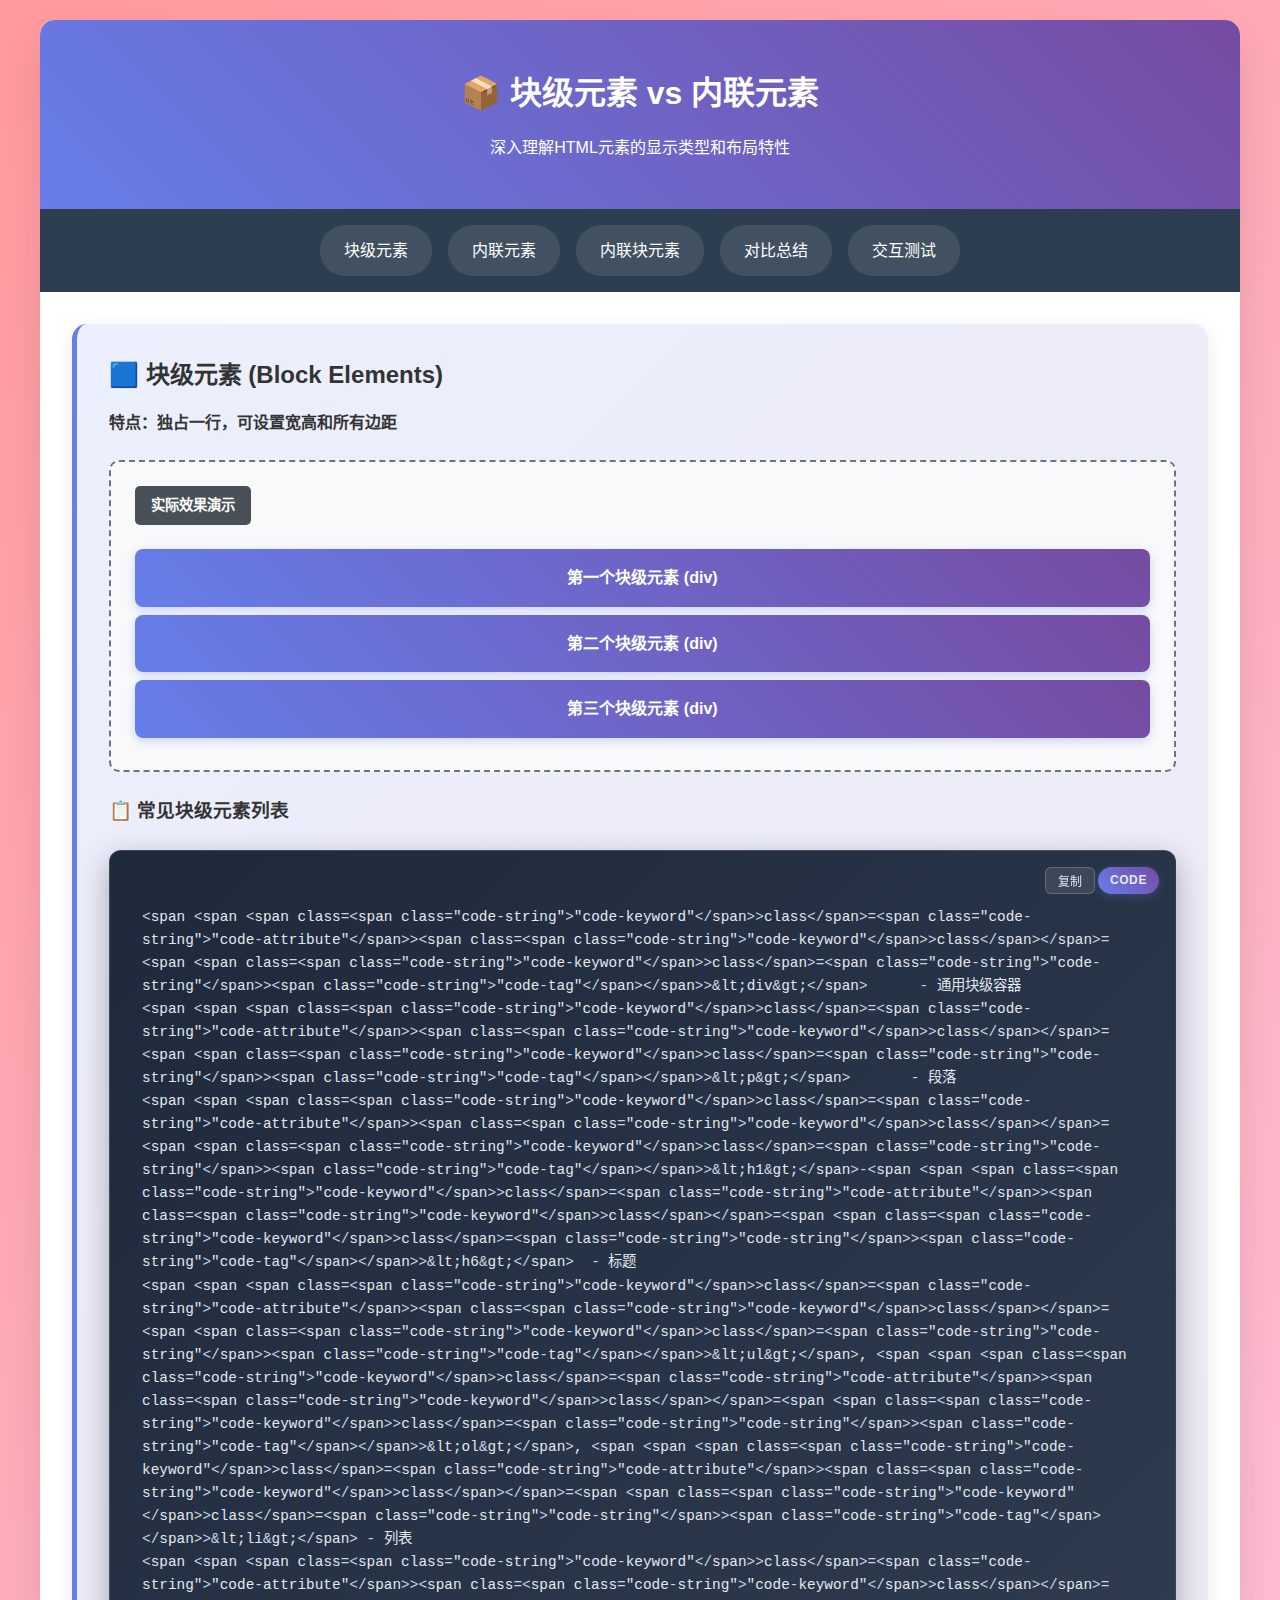
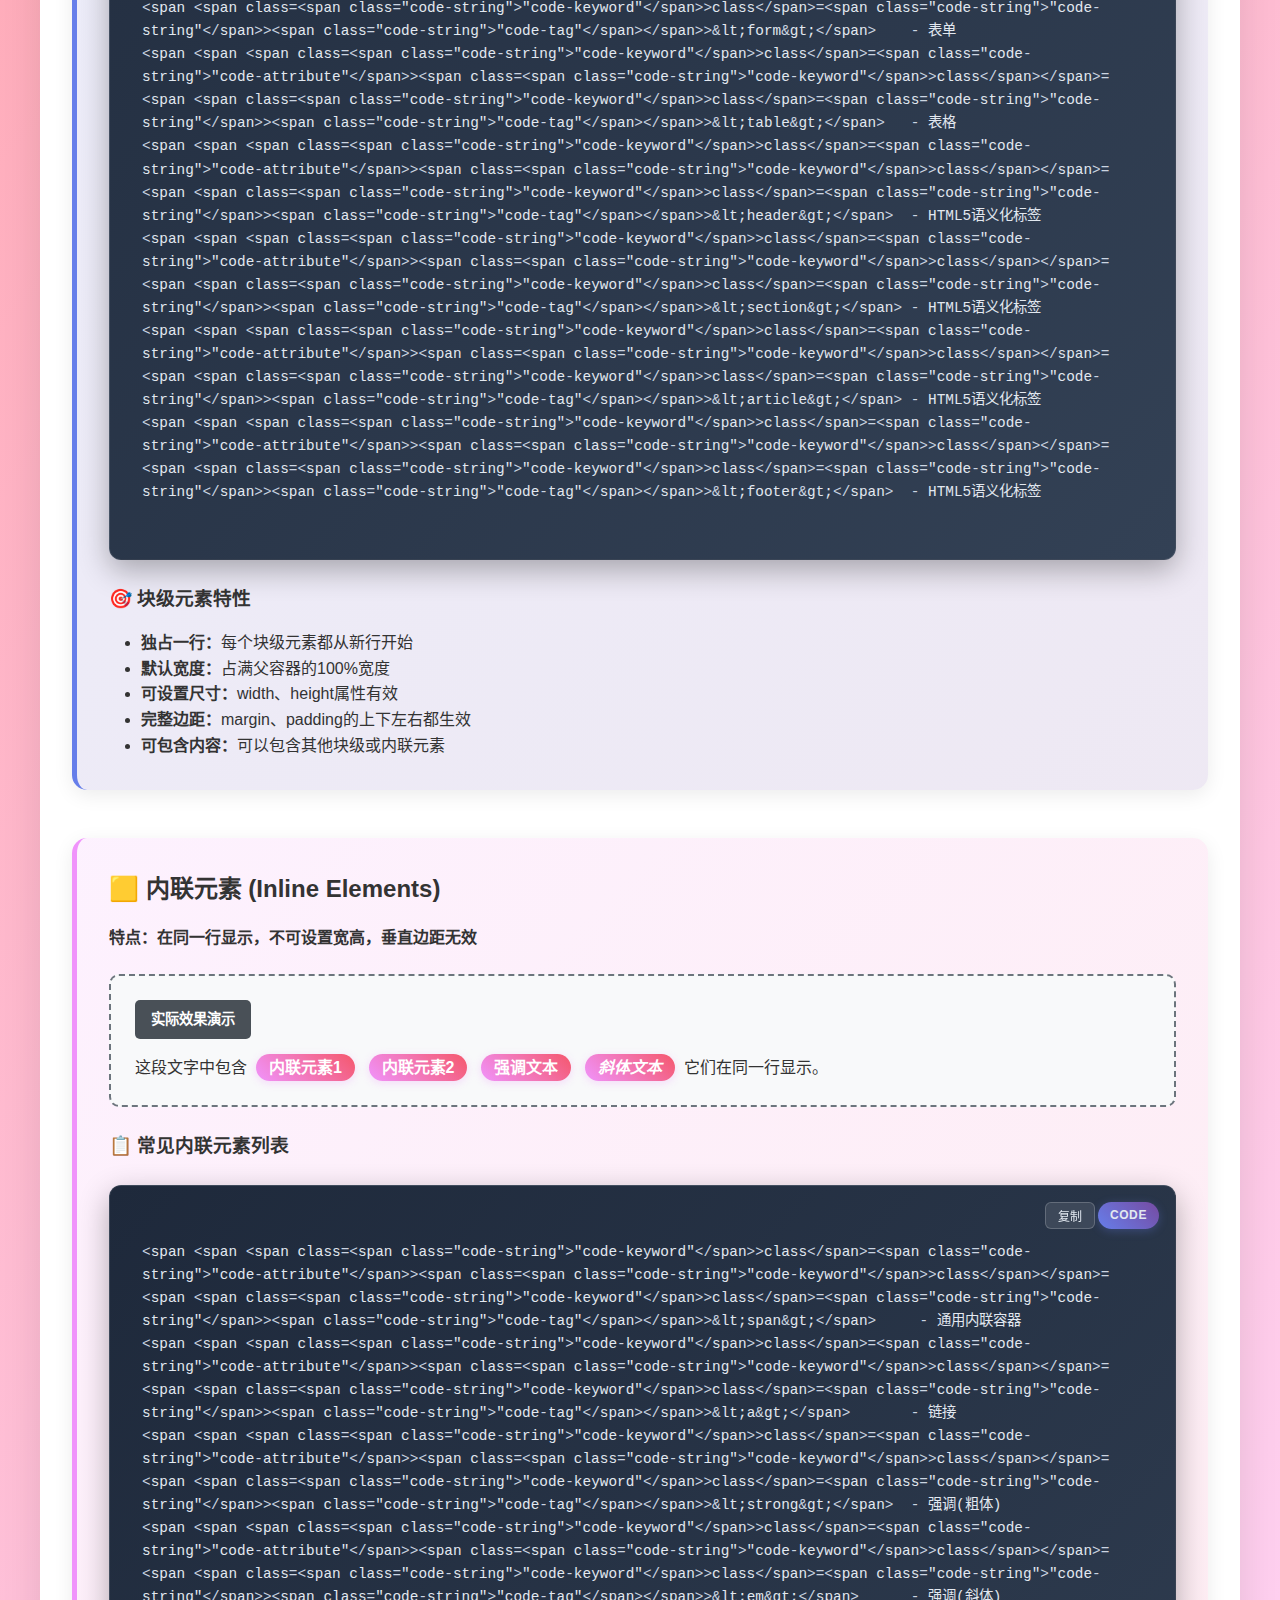
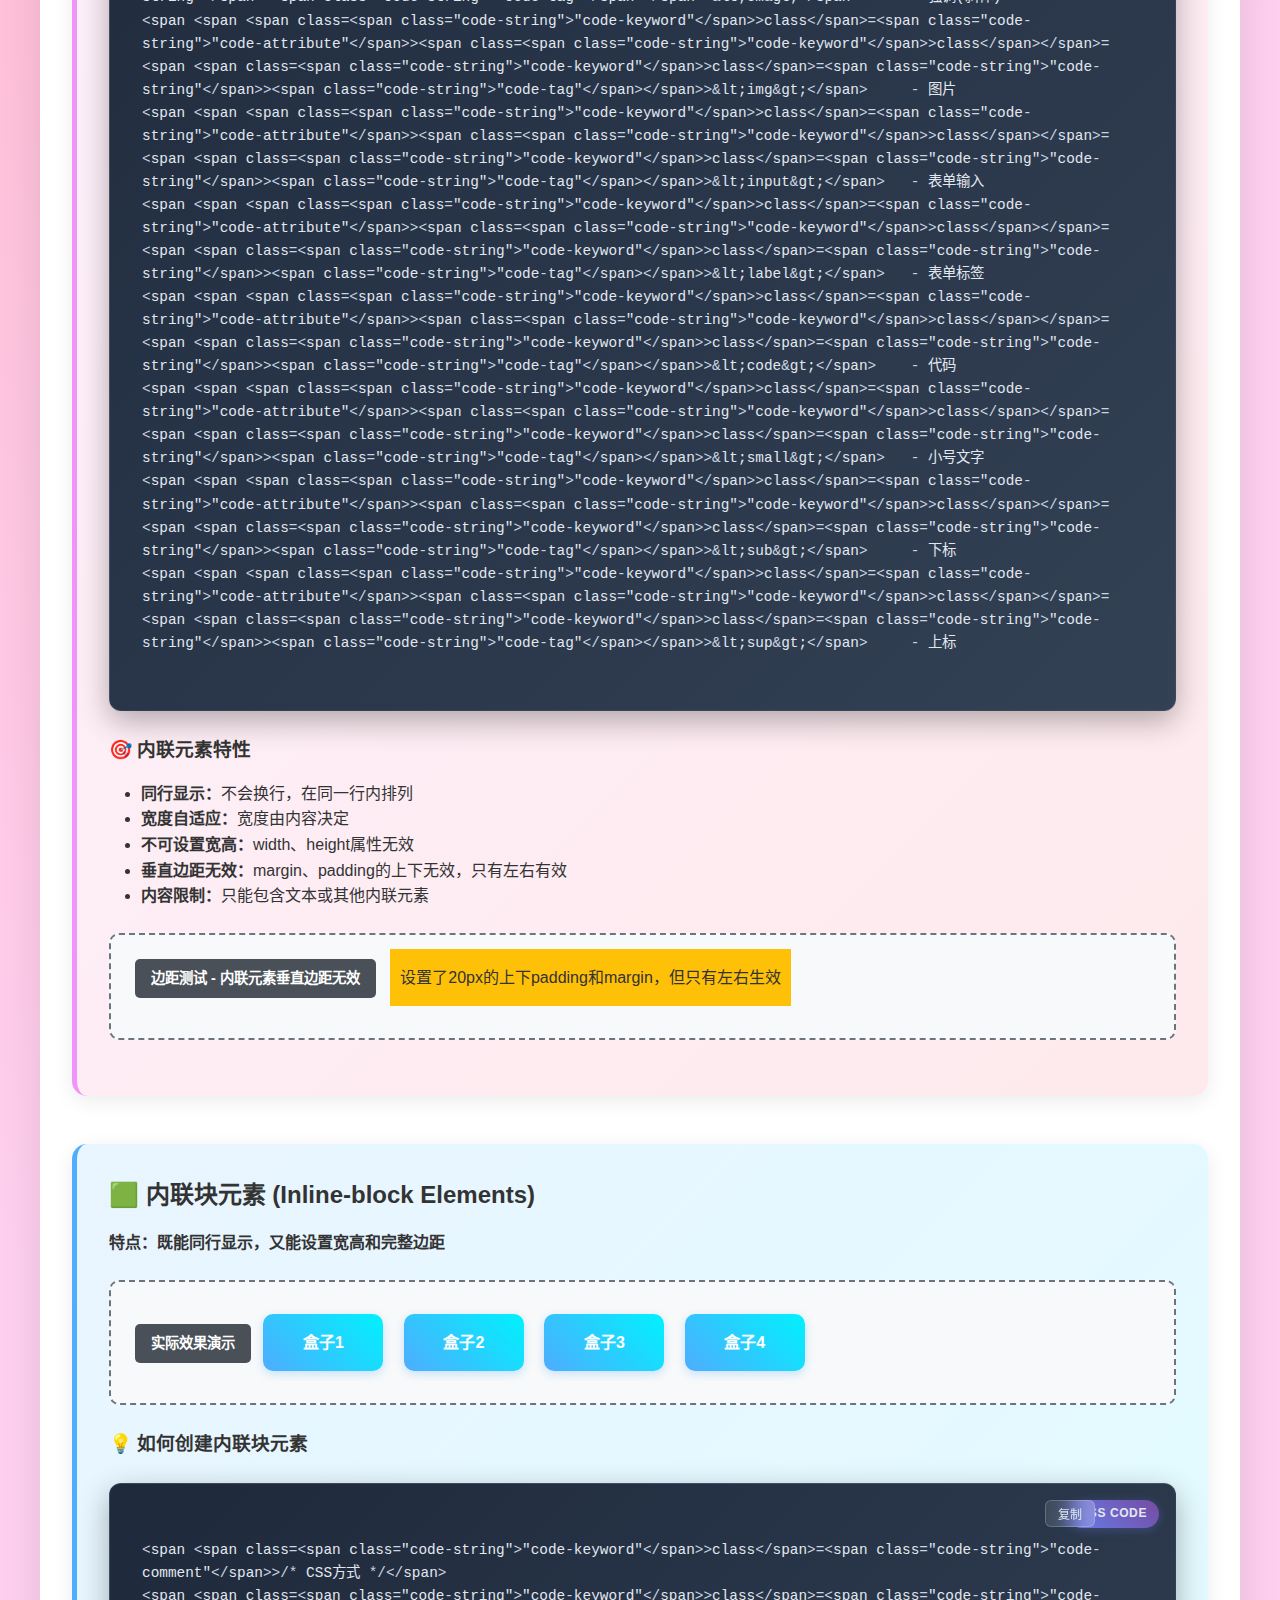
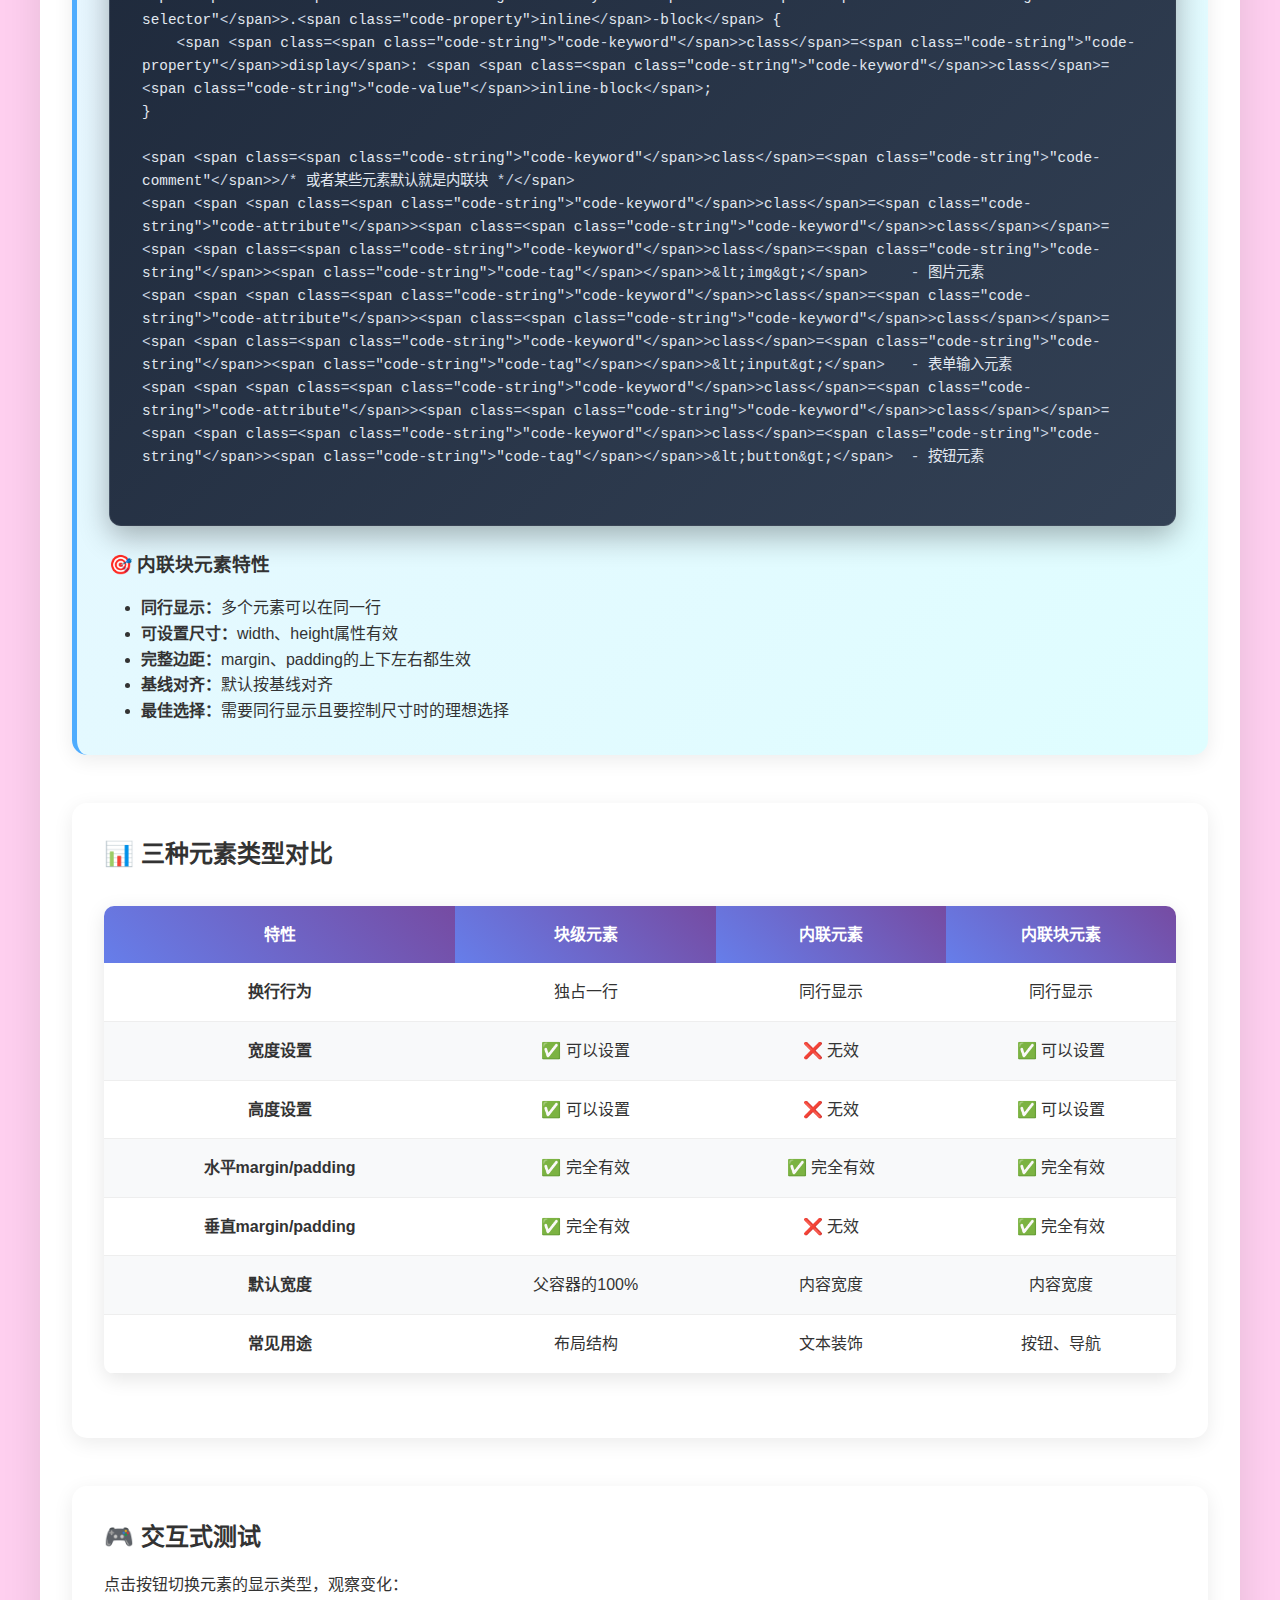
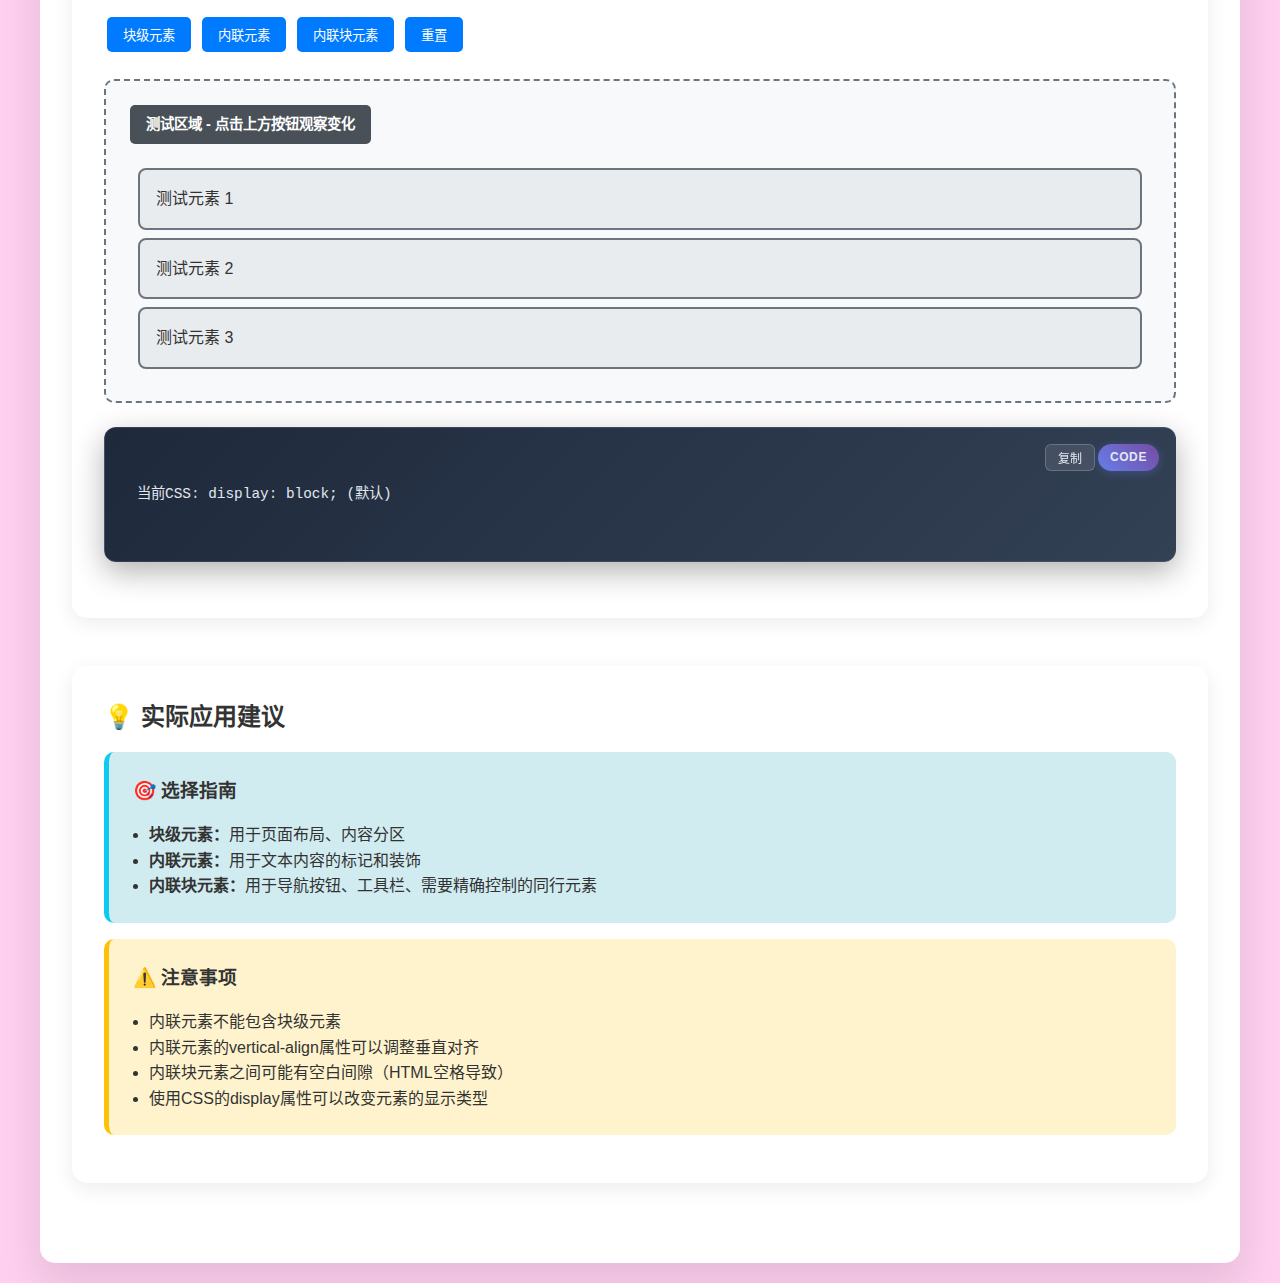
<file: HTML教学演示/02-块级元素与内联元素.html>
<!DOCTYPE html>
<html lang="zh-CN">
<head>
    <meta charset="UTF-8">
    <meta name="viewport" content="width=device-width, initial-scale=1.0">
    <title>块级元素与内联元素教学</title>
    <style>
        * {
            margin: 0;
            padding: 0;
            box-sizing: border-box;
        }

        body {
            font-family: 'Segoe UI', Tahoma, Geneva, Verdana, sans-serif;
            line-height: 1.6;
            color: #333;
            background: linear-gradient(135deg, #ff9a9e 0%, #fecfef 50%, #fecfef 100%);
            min-height: 100vh;
            padding: 20px;
        }

        .container {
            max-width: 1200px;
            margin: 0 auto;
            background: white;
            border-radius: 15px;
            box-shadow: 0 20px 40px rgba(0,0,0,0.1);
            overflow: hidden;
        }

        header {
            background: linear-gradient(45deg, #667eea 0%, #764ba2 100%);
            color: white;
            padding: 3rem 2rem;
            text-align: center;
        }

        nav {
            background: #2c3e50;
            padding: 1rem;
            display: flex;
            justify-content: center;
            flex-wrap: wrap;
            gap: 1rem;
        }

        nav a {
            color: white;
            text-decoration: none;
            padding: 0.8rem 1.5rem;
            border-radius: 25px;
            transition: all 0.3s ease;
            background: rgba(255,255,255,0.1);
        }

        nav a:hover {
            background: #3498db;
            transform: translateY(-3px);
            box-shadow: 0 5px 15px rgba(0,0,0,0.2);
        }

        main {
            padding: 2rem;
        }

        .section {
            margin-bottom: 3rem;
            padding: 2rem;
            border-radius: 15px;
            box-shadow: 0 5px 20px rgba(0,0,0,0.08);
        }

        .block-section {
            background: linear-gradient(135deg, #667eea20, #764ba220);
            border-left: 5px solid #667eea;
        }

        .inline-section {
            background: linear-gradient(135deg, #f093fb20, #f5576c20);
            border-left: 5px solid #f093fb;
        }

        .inline-block-section {
            background: linear-gradient(135deg, #4facfe20, #00f2fe20);
            border-left: 5px solid #4facfe;
        }

        h1, h2, h3 {
            margin-bottom: 1rem;
        }

        /* 演示样式 */
        .demo-container {
            background: #f8f9fa;
            border: 2px dashed #6c757d;
            border-radius: 10px;
            padding: 1.5rem;
            margin: 1.5rem 0;
        }

        .demo-title {
            background: #495057;
            color: white;
            padding: 0.5rem 1rem;
            border-radius: 5px;
            display: inline-block;
            margin-bottom: 1rem;
            font-size: 0.9rem;
            font-weight: bold;
        }

        /* 块级元素演示 */
        .block-demo {
            display: block;
            background: linear-gradient(45deg, #667eea, #764ba2);
            color: white;
            padding: 1rem;
            margin: 0.5rem 0;
            border-radius: 8px;
            text-align: center;
            font-weight: bold;
            box-shadow: 0 3px 10px rgba(102, 126, 234, 0.3);
        }

        .block-demo:hover {
            transform: translateY(-2px);
            box-shadow: 0 5px 15px rgba(102, 126, 234, 0.4);
            transition: all 0.3s ease;
        }

        /* 内联元素演示 */
        .inline-demo {
            display: inline;
            background: linear-gradient(45deg, #f093fb, #f5576c);
            color: white;
            padding: 0.3rem 0.8rem;
            margin: 0 0.3rem;
            border-radius: 15px;
            font-weight: bold;
            box-shadow: 0 2px 8px rgba(240, 147, 251, 0.3);
        }

        .inline-demo:hover {
            background: linear-gradient(45deg, #f5576c, #f093fb);
            transition: all 0.3s ease;
        }

        /* 内联块元素演示 */
        .inline-block-demo {
            display: inline-block;
            background: linear-gradient(45deg, #4facfe, #00f2fe);
            color: white;
            padding: 1rem;
            margin: 0.5rem;
            border-radius: 10px;
            width: 120px;
            text-align: center;
            font-weight: bold;
            box-shadow: 0 3px 10px rgba(79, 172, 254, 0.3);
        }

        .inline-block-demo:hover {
            transform: scale(1.05);
            box-shadow: 0 5px 15px rgba(79, 172, 254, 0.4);
            transition: all 0.3s ease;
        }

        /* 对比表格 */
        .comparison-table {
            width: 100%;
            border-collapse: collapse;
            margin: 2rem 0;
            border-radius: 10px;
            overflow: hidden;
            box-shadow: 0 5px 20px rgba(0,0,0,0.1);
        }

        .comparison-table th {
            background: linear-gradient(45deg, #667eea, #764ba2);
            color: white;
            padding: 1rem;
            text-align: center;
            font-weight: bold;
        }

        .comparison-table td {
            padding: 1rem;
            text-align: center;
            border-bottom: 1px solid #eee;
        }

        .comparison-table tr:nth-child(even) {
            background: #f8f9fa;
        }

        .comparison-table tr:hover {
            background: #e3f2fd;
            transform: scale(1.02);
            transition: all 0.3s ease;
        }

        /* 代码展示 */
        .code-demo {
            background: #2d3748;
            color: #e2e8f0;
            padding: 1.5rem;
            border-radius: 10px;
            margin: 1.5rem 0;
            font-family: 'Courier New', monospace;
            overflow-x: auto;
            border-left: 5px solid #4299e1;
        }

        .highlight {
            background: #ffd700;
            color: #333;
            padding: 2px 4px;
            border-radius: 3px;
        }

        /* 交互式测试 */
        .test-element {
            background: #e9ecef;
            border: 2px solid #6c757d;
            padding: 1rem;
            margin: 0.5rem;
            border-radius: 8px;
            cursor: pointer;
            transition: all 0.3s ease;
        }

        .test-element:hover {
            border-color: #007bff;
            background: #cfe2ff;
        }

        .controls {
            margin: 1rem 0;
        }

        .btn {
            background: #007bff;
            color: white;
            padding: 0.5rem 1rem;
            border: none;
            border-radius: 5px;
            cursor: pointer;
            margin: 0.2rem;
            transition: all 0.3s ease;
        }

        .btn:hover {
            background: #0056b3;
            transform: translateY(-1px);
        }
    </style>
    <!-- 代码高亮样式 -->
    <link rel="stylesheet" href="../shared/code-highlight.css">
</head>
<body>
    <div class="container">
        <header>
            <h1>📦 块级元素 vs 内联元素</h1>
            <p>深入理解HTML元素的显示类型和布局特性</p>
        </header>

        <nav>
            <a href="#block">块级元素</a>
            <a href="#inline">内联元素</a>
            <a href="#inline-block">内联块元素</a>
            <a href="#comparison">对比总结</a>
            <a href="#interactive">交互测试</a>
        </nav>

        <main>
            <section id="block" class="section block-section">
                <h2>🟦 块级元素 (Block Elements)</h2>
                <p><strong>特点：独占一行，可设置宽高和所有边距</strong></p>

                <div class="demo-container">
                    <div class="demo-title">实际效果演示</div>
                    <div class="block-demo">第一个块级元素 (div)</div>
                    <div class="block-demo">第二个块级元素 (div)</div>
                    <div class="block-demo">第三个块级元素 (div)</div>
                </div>

                <h3>📋 常见块级元素列表</h3>
                <div class="code-demo">
&lt;div&gt;      - 通用块级容器
&lt;p&gt;       - 段落
&lt;h1&gt;-&lt;h6&gt;  - 标题
&lt;ul&gt;, &lt;ol&gt;, &lt;li&gt; - 列表
&lt;form&gt;    - 表单
&lt;table&gt;   - 表格
&lt;header&gt;  - HTML5语义化标签
&lt;section&gt; - HTML5语义化标签
&lt;article&gt; - HTML5语义化标签
&lt;footer&gt;  - HTML5语义化标签
                </div>

                <h3>🎯 块级元素特性</h3>
                <ul style="margin-left: 2rem; margin-top: 1rem;">
                    <li><strong>独占一行：</strong>每个块级元素都从新行开始</li>
                    <li><strong>默认宽度：</strong>占满父容器的100%宽度</li>
                    <li><strong>可设置尺寸：</strong>width、height属性有效</li>
                    <li><strong>完整边距：</strong>margin、padding的上下左右都生效</li>
                    <li><strong>可包含内容：</strong>可以包含其他块级或内联元素</li>
                </ul>
            </section>

            <section id="inline" class="section inline-section">
                <h2>🟨 内联元素 (Inline Elements)</h2>
                <p><strong>特点：在同一行显示，不可设置宽高，垂直边距无效</strong></p>

                <div class="demo-container">
                    <div class="demo-title">实际效果演示</div>
                    <p>
                        这段文字中包含
                        <span class="inline-demo">内联元素1</span>
                        <span class="inline-demo">内联元素2</span>
                        <strong class="inline-demo">强调文本</strong>
                        <em class="inline-demo">斜体文本</em>
                        它们在同一行显示。
                    </p>
                </div>

                <h3>📋 常见内联元素列表</h3>
                <div class="code-demo">
&lt;span&gt;     - 通用内联容器
&lt;a&gt;       - 链接
&lt;strong&gt;  - 强调(粗体)
&lt;em&gt;      - 强调(斜体)
&lt;img&gt;     - 图片
&lt;input&gt;   - 表单输入
&lt;label&gt;   - 表单标签
&lt;code&gt;    - 代码
&lt;small&gt;   - 小号文字
&lt;sub&gt;     - 下标
&lt;sup&gt;     - 上标
                </div>

                <h3>🎯 内联元素特性</h3>
                <ul style="margin-left: 2rem; margin-top: 1rem;">
                    <li><strong>同行显示：</strong>不会换行，在同一行内排列</li>
                    <li><strong>宽度自适应：</strong>宽度由内容决定</li>
                    <li><strong>不可设置宽高：</strong>width、height属性无效</li>
                    <li><strong>垂直边距无效：</strong>margin、padding的上下无效，只有左右有效</li>
                    <li><strong>内容限制：</strong>只能包含文本或其他内联元素</li>
                </ul>

                <div class="demo-container">
                    <div class="demo-title">边距测试 - 内联元素垂直边距无效</div>
                    <span style="background: #ffc107; padding: 20px 10px; margin: 20px 10px;">
                        设置了20px的上下padding和margin，但只有左右生效
                    </span>
                </div>
            </section>

            <section id="inline-block" class="section inline-block-section">
                <h2>🟩 内联块元素 (Inline-block Elements)</h2>
                <p><strong>特点：既能同行显示，又能设置宽高和完整边距</strong></p>

                <div class="demo-container">
                    <div class="demo-title">实际效果演示</div>
                    <div class="inline-block-demo">盒子1</div>
                    <div class="inline-block-demo">盒子2</div>
                    <div class="inline-block-demo">盒子3</div>
                    <div class="inline-block-demo">盒子4</div>
                </div>

                <h3>💡 如何创建内联块元素</h3>
                <div class="code-demo">
/* CSS方式 */
.inline-block {
    display: inline-block;
}

/* 或者某些元素默认就是内联块 */
&lt;img&gt;     - 图片元素
&lt;input&gt;   - 表单输入元素
&lt;button&gt;  - 按钮元素
                </div>

                <h3>🎯 内联块元素特性</h3>
                <ul style="margin-left: 2rem; margin-top: 1rem;">
                    <li><strong>同行显示：</strong>多个元素可以在同一行</li>
                    <li><strong>可设置尺寸：</strong>width、height属性有效</li>
                    <li><strong>完整边距：</strong>margin、padding的上下左右都生效</li>
                    <li><strong>基线对齐：</strong>默认按基线对齐</li>
                    <li><strong>最佳选择：</strong>需要同行显示且要控制尺寸时的理想选择</li>
                </ul>
            </section>

            <section id="comparison" class="section">
                <h2>📊 三种元素类型对比</h2>
                
                <table class="comparison-table">
                    <thead>
                        <tr>
                            <th>特性</th>
                            <th>块级元素</th>
                            <th>内联元素</th>
                            <th>内联块元素</th>
                        </tr>
                    </thead>
                    <tbody>
                        <tr>
                            <td><strong>换行行为</strong></td>
                            <td>独占一行</td>
                            <td>同行显示</td>
                            <td>同行显示</td>
                        </tr>
                        <tr>
                            <td><strong>宽度设置</strong></td>
                            <td>✅ 可以设置</td>
                            <td>❌ 无效</td>
                            <td>✅ 可以设置</td>
                        </tr>
                        <tr>
                            <td><strong>高度设置</strong></td>
                            <td>✅ 可以设置</td>
                            <td>❌ 无效</td>
                            <td>✅ 可以设置</td>
                        </tr>
                        <tr>
                            <td><strong>水平margin/padding</strong></td>
                            <td>✅ 完全有效</td>
                            <td>✅ 完全有效</td>
                            <td>✅ 完全有效</td>
                        </tr>
                        <tr>
                            <td><strong>垂直margin/padding</strong></td>
                            <td>✅ 完全有效</td>
                            <td>❌ 无效</td>
                            <td>✅ 完全有效</td>
                        </tr>
                        <tr>
                            <td><strong>默认宽度</strong></td>
                            <td>父容器的100%</td>
                            <td>内容宽度</td>
                            <td>内容宽度</td>
                        </tr>
                        <tr>
                            <td><strong>常见用途</strong></td>
                            <td>布局结构</td>
                            <td>文本装饰</td>
                            <td>按钮、导航</td>
                        </tr>
                    </tbody>
                </table>
            </section>

            <section id="interactive" class="section">
                <h2>🎮 交互式测试</h2>
                <p>点击按钮切换元素的显示类型，观察变化：</p>

                <div class="controls">
                    <button class="btn" onclick="changeDisplay('block')">块级元素</button>
                    <button class="btn" onclick="changeDisplay('inline')">内联元素</button>
                    <button class="btn" onclick="changeDisplay('inline-block')">内联块元素</button>
                    <button class="btn" onclick="resetDemo()">重置</button>
                </div>

                <div class="demo-container">
                    <div class="demo-title">测试区域 - 点击上方按钮观察变化</div>
                    <div id="test1" class="test-element">测试元素 1</div>
                    <div id="test2" class="test-element">测试元素 2</div>
                    <div id="test3" class="test-element">测试元素 3</div>
                </div>

                <div class="code-demo" id="current-css">
当前CSS: display: block; (默认)
                </div>
            </section>

            <section class="section">
                <h2>💡 实际应用建议</h2>
                
                <div style="background: #d1ecf1; padding: 1.5rem; border-radius: 10px; border-left: 5px solid #0dcaf0; margin: 1rem 0;">
                    <h3>🎯 选择指南</h3>
                    <ul style="margin-left: 1rem;">
                        <li><strong>块级元素：</strong>用于页面布局、内容分区</li>
                        <li><strong>内联元素：</strong>用于文本内容的标记和装饰</li>
                        <li><strong>内联块元素：</strong>用于导航按钮、工具栏、需要精确控制的同行元素</li>
                    </ul>
                </div>

                <div style="background: #fff3cd; padding: 1.5rem; border-radius: 10px; border-left: 5px solid #ffc107; margin: 1rem 0;">
                    <h3>⚠️ 注意事项</h3>
                    <ul style="margin-left: 1rem;">
                        <li>内联元素不能包含块级元素</li>
                        <li>内联元素的vertical-align属性可以调整垂直对齐</li>
                        <li>内联块元素之间可能有空白间隙（HTML空格导致）</li>
                        <li>使用CSS的display属性可以改变元素的显示类型</li>
                    </ul>
                </div>
            </section>
        </main>
    </div>

    <script>
        function changeDisplay(displayType) {
            const testElements = document.querySelectorAll('#test1, #test2, #test3');
            const cssDisplay = document.getElementById('current-css');
            
            testElements.forEach(el => {
                el.style.display = displayType;
                // 根据类型设置不同的样式以便观察
                if (displayType === 'block') {
                    el.style.width = 'auto';
                    el.style.backgroundColor = '#667eea';
                    el.style.color = 'white';
                } else if (displayType === 'inline') {
                    el.style.width = 'auto';
                    el.style.backgroundColor = '#f093fb';
                    el.style.color = 'white';
                } else if (displayType === 'inline-block') {
                    el.style.width = '120px';
                    el.style.backgroundColor = '#4facfe';
                    el.style.color = 'white';
                }
            });

            cssDisplay.textContent = `当前CSS: display: ${displayType};`;
        }

        function resetDemo() {
            const testElements = document.querySelectorAll('#test1, #test2, #test3');
            const cssDisplay = document.getElementById('current-css');
            
            testElements.forEach(el => {
                el.style.display = 'block';
                el.style.width = 'auto';
                el.style.backgroundColor = '#e9ecef';
                el.style.color = '#333';
            });

            cssDisplay.textContent = '当前CSS: display: block; (默认)';
        }

        // 平滑滚动
        document.querySelectorAll('nav a[href^="#"]').forEach(anchor => {
            anchor.addEventListener('click', function (e) {
                e.preventDefault();
                const target = document.querySelector(this.getAttribute('href'));
                if (target) {
                    target.scrollIntoView({
                        behavior: 'smooth',
                        block: 'start'
                    });
                }
            });
        });

        console.log('📦 块级元素与内联元素教学页面加载完成！');
    </script>
    <!-- 代码高亮脚本 -->
    <script src="../shared/code-highlight.js"></script>
</body>
</html>
</file>
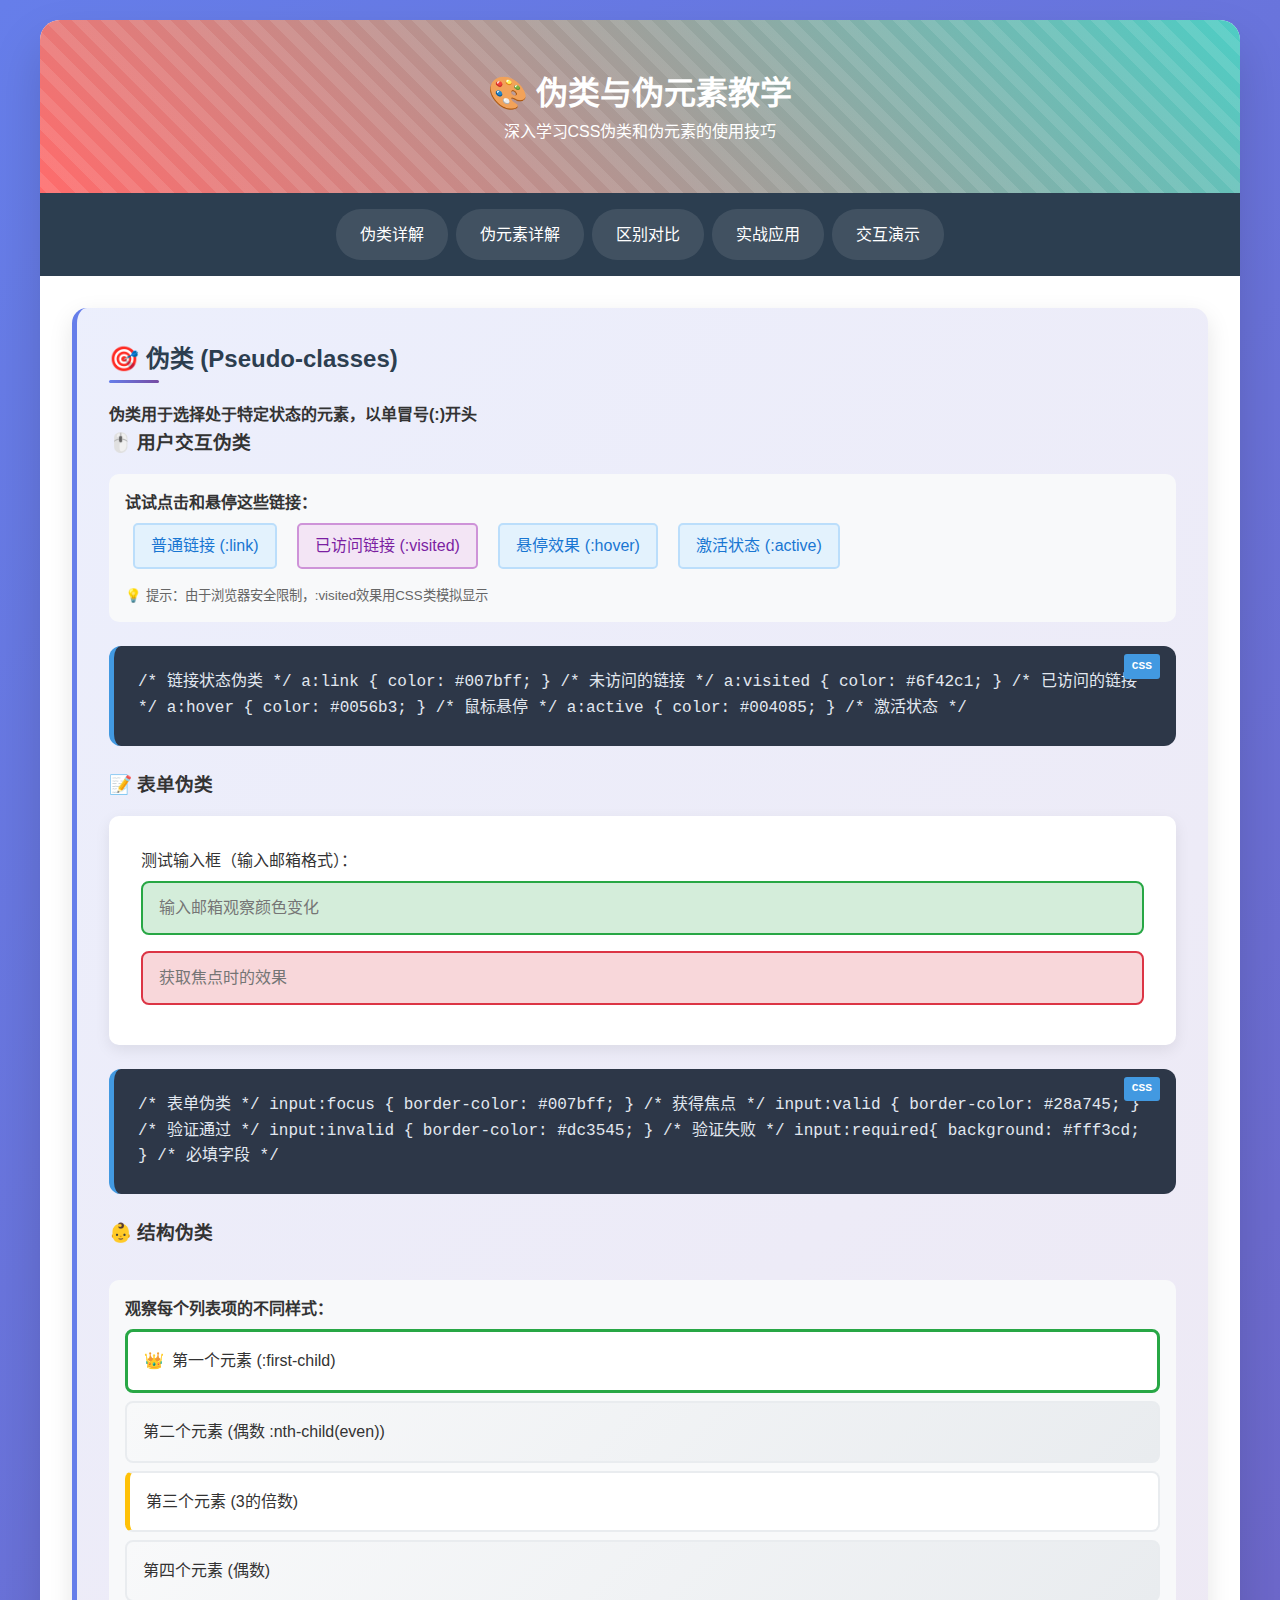
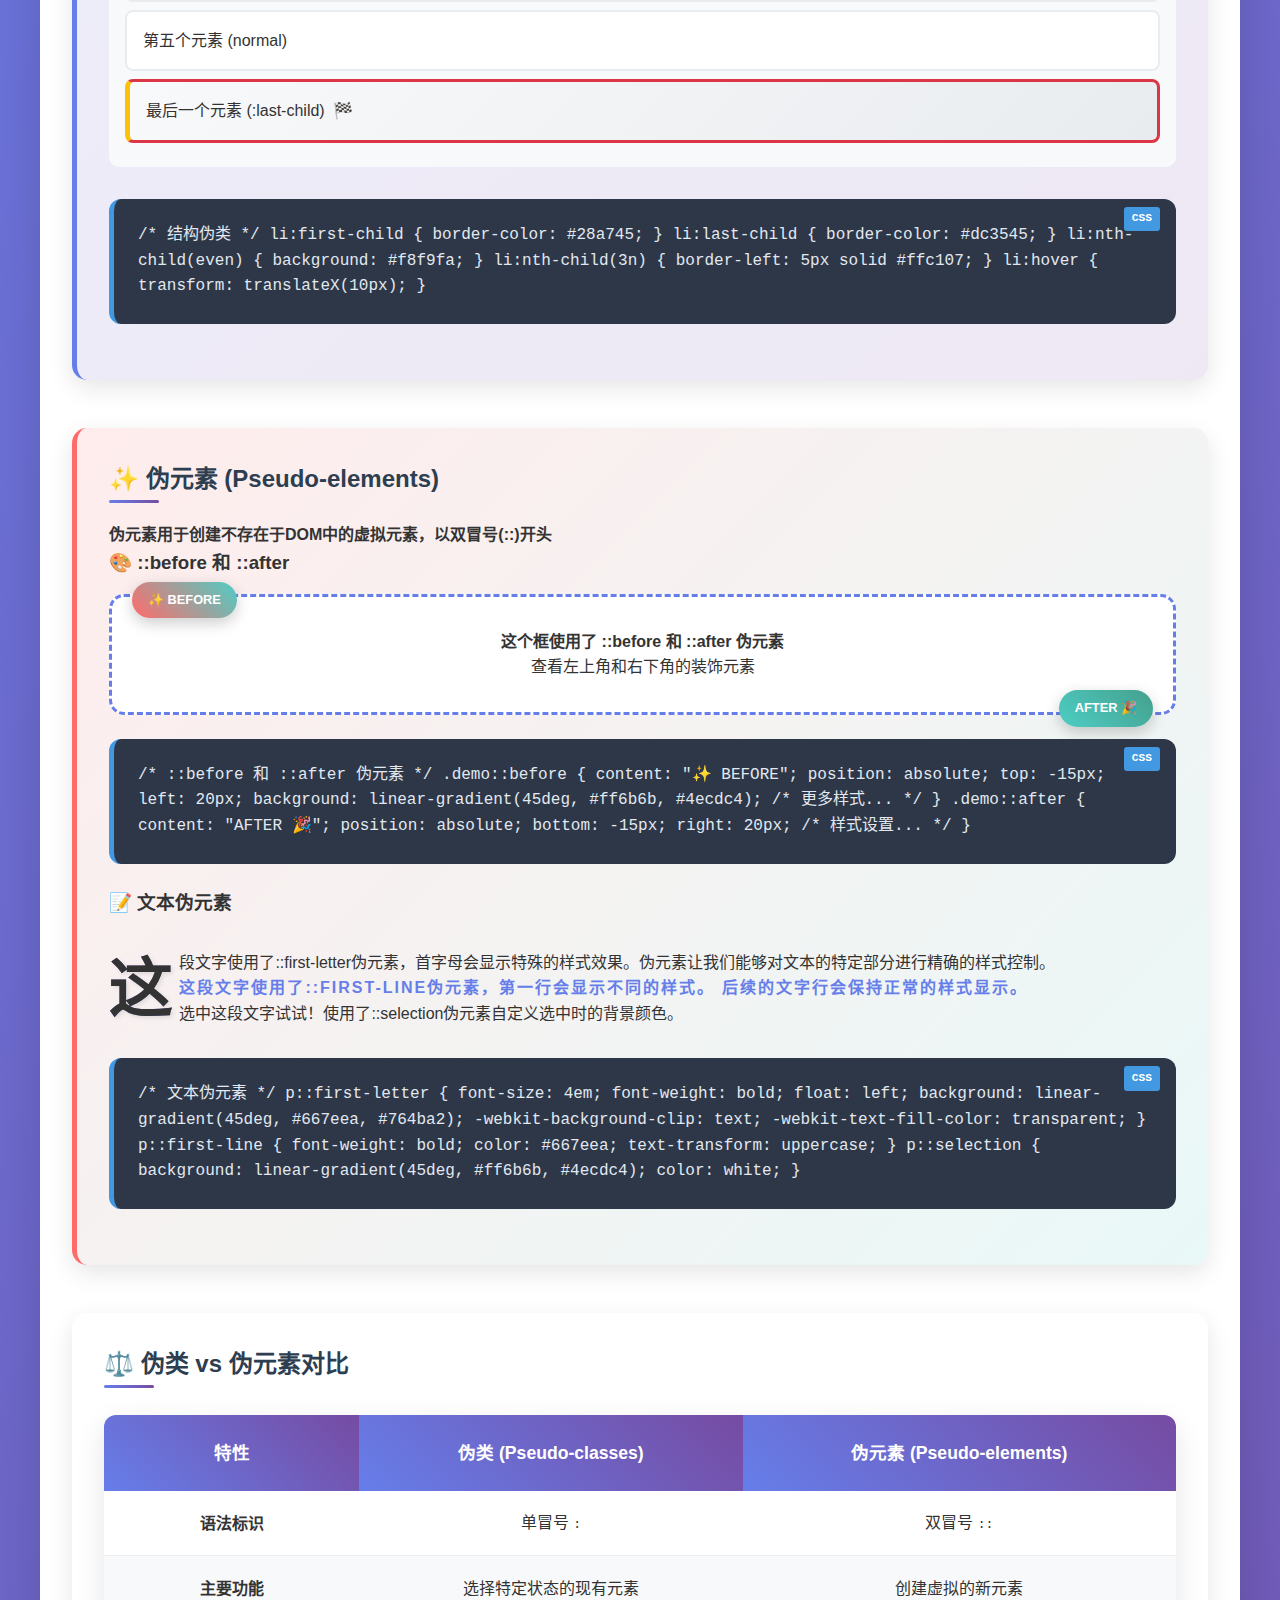
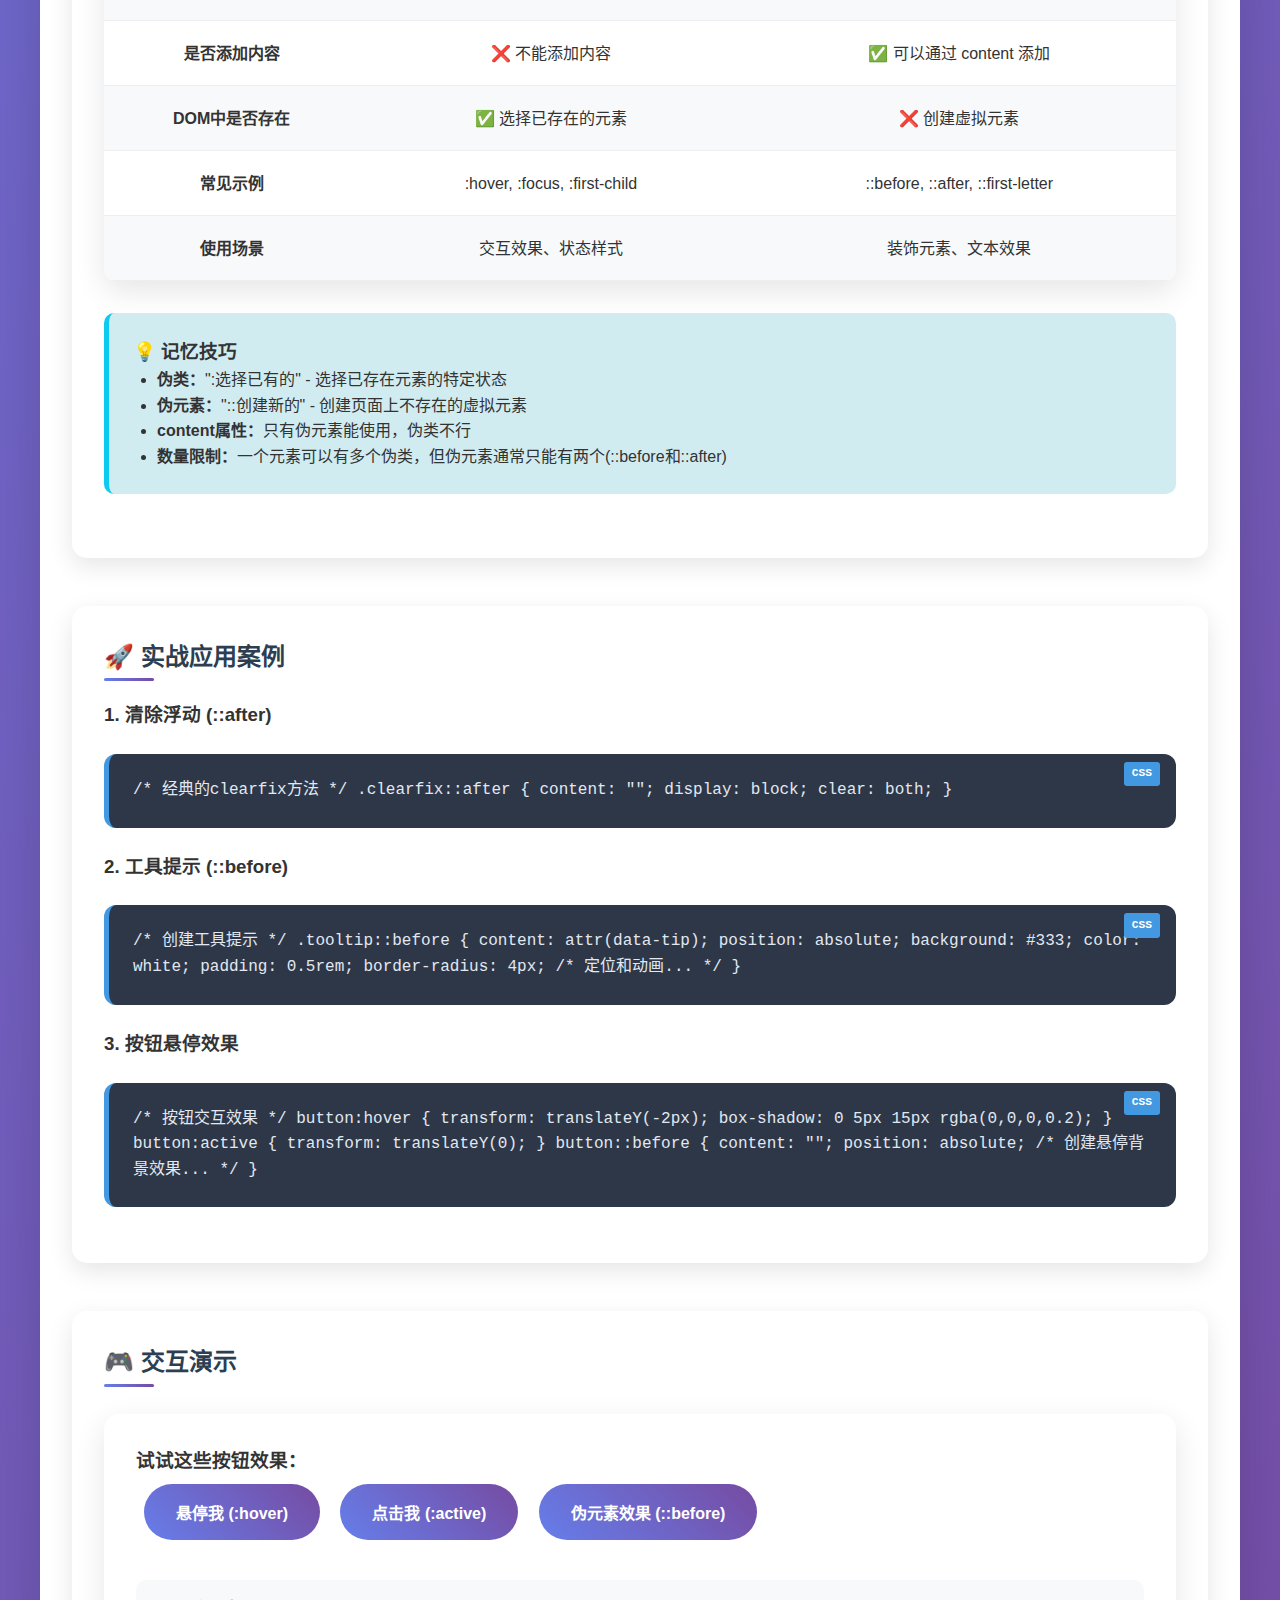
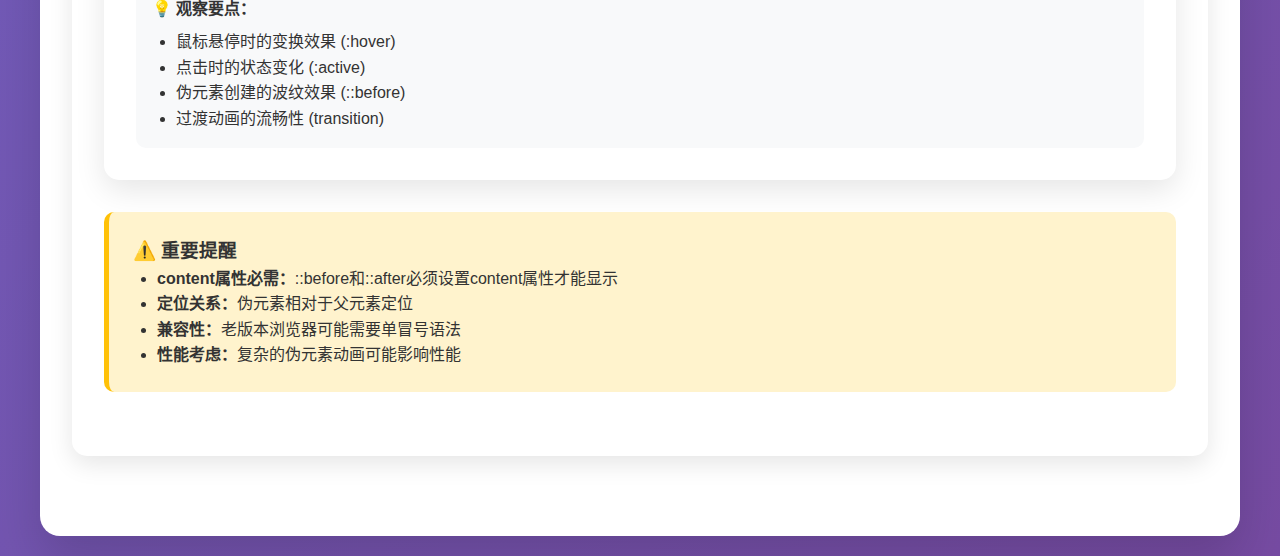
<file: HTML教学演示/03-伪类与伪元素.html>
<!DOCTYPE html>
<html lang="zh-CN">
<head>
    <meta charset="UTF-8">
    <meta name="viewport" content="width=device-width, initial-scale=1.0">
    <title>伪类与伪元素教学</title>
    <style>
        * {
            margin: 0;
            padding: 0;
            box-sizing: border-box;
        }

        body {
            font-family: 'Segoe UI', Tahoma, Geneva, Verdana, sans-serif;
            line-height: 1.6;
            color: #333;
            background: linear-gradient(135deg, #667eea 0%, #764ba2 100%);
            min-height: 100vh;
            padding: 20px;
        }

        .container {
            max-width: 1200px;
            margin: 0 auto;
            background: white;
            border-radius: 20px;
            box-shadow: 0 25px 50px rgba(0,0,0,0.15);
            overflow: hidden;
        }

        header {
            background: linear-gradient(45deg, #ff6b6b 0%, #4ecdc4 100%);
            color: white;
            padding: 3rem 2rem;
            text-align: center;
            position: relative;
            overflow: hidden;
        }

        header::before {
            content: "";
            position: absolute;
            top: -50%;
            left: -50%;
            width: 200%;
            height: 200%;
            background: repeating-linear-gradient(
                45deg,
                transparent,
                transparent 10px,
                rgba(255,255,255,0.1) 10px,
                rgba(255,255,255,0.1) 20px
            );
            animation: float 20s linear infinite;
        }

        @keyframes float {
            0% { transform: translate(-50%, -50%) rotate(0deg); }
            100% { transform: translate(-50%, -50%) rotate(360deg); }
        }

        header h1 {
            position: relative;
            z-index: 1;
        }

        nav {
            background: #2c3e50;
            padding: 1rem;
            display: flex;
            justify-content: center;
            flex-wrap: wrap;
            gap: 0.5rem;
        }

        nav a {
            color: white;
            text-decoration: none;
            padding: 0.8rem 1.5rem;
            border-radius: 25px;
            transition: all 0.3s ease;
            background: rgba(255,255,255,0.1);
            position: relative;
            overflow: hidden;
        }

        nav a::before {
            content: "";
            position: absolute;
            top: 0;
            left: -100%;
            width: 100%;
            height: 100%;
            background: linear-gradient(90deg, transparent, rgba(255,255,255,0.2), transparent);
            transition: all 0.6s;
        }

        nav a:hover::before {
            left: 100%;
        }

        nav a:hover {
            background: #3498db;
            transform: translateY(-3px);
            box-shadow: 0 10px 25px rgba(52, 152, 219, 0.4);
        }

        main {
            padding: 2rem;
        }

        .section {
            margin-bottom: 3rem;
            padding: 2rem;
            border-radius: 15px;
            box-shadow: 0 8px 25px rgba(0,0,0,0.1);
            position: relative;
        }

        .pseudo-class-section {
            background: linear-gradient(135deg, #667eea20, #764ba220);
            border-left: 5px solid #667eea;
        }

        .pseudo-element-section {
            background: linear-gradient(135deg, #ff6b6b20, #4ecdc420);
            border-left: 5px solid #ff6b6b;
        }

        h2 {
            margin-bottom: 1.5rem;
            color: #2c3e50;
            position: relative;
        }

        h2::after {
            content: "";
            position: absolute;
            bottom: -5px;
            left: 0;
            width: 50px;
            height: 3px;
            background: linear-gradient(90deg, #667eea, #764ba2);
            border-radius: 2px;
        }

        /* 伪类演示样式 */
        .pseudo-class-demo {
            margin: 2rem 0;
            padding: 1rem;
            background: #f8f9fa;
            border-radius: 10px;
        }

        .demo-list {
            list-style: none;
            padding: 0;
        }

        .demo-list li {
            padding: 1rem;
            margin: 0.5rem 0;
            background: white;
            border: 2px solid #e9ecef;
            border-radius: 8px;
            cursor: pointer;
            transition: all 0.3s ease;
            position: relative;
        }

        /* :hover 伪类 */
        .demo-list li:hover {
            background: linear-gradient(45deg, #667eea, #764ba2);
            color: white;
            transform: translateX(10px);
            border-color: #667eea;
            box-shadow: 0 5px 20px rgba(102, 126, 234, 0.3);
        }

        /* :first-child 伪类 */
        .demo-list li:first-child {
            border-color: #28a745;
            border-width: 3px;
        }

        .demo-list li:first-child::before {
            content: "👑";
            margin-right: 0.5rem;
        }

        /* :last-child 伪类 */
        .demo-list li:last-child {
            border-color: #dc3545;
            border-width: 3px;
        }

        .demo-list li:last-child::after {
            content: "🏁";
            margin-left: 0.5rem;
        }

        /* :nth-child 伪类 */
        .demo-list li:nth-child(even) {
            background: linear-gradient(135deg, #f8f9fa, #e9ecef);
        }

        .demo-list li:nth-child(3n) {
            border-left: 5px solid #ffc107;
        }

        /* 链接伪类演示 */
        .link-demo {
            padding: 1rem;
            background: #f8f9fa;
            border-radius: 10px;
            margin: 1rem 0;
        }

        .demo-link {
            color: #007bff;
            text-decoration: none;
            padding: 0.5rem 1rem;
            border-radius: 5px;
            display: inline-block;
            margin: 0.5rem;
            transition: all 0.3s ease;
            border: 2px solid transparent;
        }

        .demo-link:link {
            background: #e3f2fd;
            color: #1976d2;
            border-color: #bbdefb;
        }

        .demo-link:visited,
        .demo-link.visited-demo {
            background: #f3e5f5;
            color: #7b1fa2;
            border-color: #ce93d8;
        }

        .demo-link:hover {
            background: #2196f3;
            color: white;
            transform: scale(1.05);
            border-color: #1976d2;
        }

        .demo-link:active {
            background: #1565c0;
            transform: scale(0.95);
        }

        /* 表单伪类演示 */
        .form-demo {
            background: white;
            padding: 2rem;
            border-radius: 10px;
            margin: 1rem 0;
            box-shadow: 0 5px 15px rgba(0,0,0,0.08);
        }

        .form-demo input {
            width: 100%;
            padding: 1rem;
            border: 2px solid #e9ecef;
            border-radius: 8px;
            font-size: 1rem;
            margin: 0.5rem 0;
            transition: all 0.3s ease;
        }

        .form-demo input:focus {
            outline: none;
            border-color: #667eea;
            box-shadow: 0 0 0 3px rgba(102, 126, 234, 0.2);
            transform: scale(1.02);
        }

        .form-demo input:valid {
            border-color: #28a745;
            background: #d4edda;
        }

        .form-demo input:invalid {
            border-color: #dc3545;
            background: #f8d7da;
        }

        /* 伪元素演示 */
        .pseudo-element-demo {
            margin: 2rem 0;
        }

        .before-after-demo {
            background: white;
            padding: 2rem;
            border-radius: 15px;
            margin: 1rem 0;
            text-align: center;
            position: relative;
            border: 3px dashed #667eea;
        }

        .before-after-demo::before {
            content: "✨ BEFORE";
            position: absolute;
            top: -15px;
            left: 20px;
            background: linear-gradient(45deg, #ff6b6b, #4ecdc4);
            color: white;
            padding: 0.5rem 1rem;
            border-radius: 20px;
            font-weight: bold;
            font-size: 0.8rem;
            box-shadow: 0 5px 15px rgba(0,0,0,0.2);
        }

        .before-after-demo::after {
            content: "AFTER 🎉";
            position: absolute;
            bottom: -15px;
            right: 20px;
            background: linear-gradient(45deg, #4ecdc4, #44a08d);
            color: white;
            padding: 0.5rem 1rem;
            border-radius: 20px;
            font-weight: bold;
            font-size: 0.8rem;
            box-shadow: 0 5px 15px rgba(0,0,0,0.2);
        }

        .first-letter-demo::first-letter {
            font-size: 4em;
            font-weight: bold;
            float: left;
            line-height: 1;
            margin: 0.1em 0.1em 0.1em 0;
            background: linear-gradient(45deg, #667eea, #764ba2);
            -webkit-background-clip: text;
            -webkit-text-fill-color: transparent;
            text-shadow: 2px 2px 4px rgba(0,0,0,0.1);
        }

        .first-line-demo::first-line {
            font-weight: bold;
            color: #667eea;
            text-transform: uppercase;
            letter-spacing: 2px;
        }

        .selection-demo::selection {
            background: linear-gradient(45deg, #ff6b6b, #4ecdc4);
            color: white;
        }

        /* 代码展示 */
        .code-demo {
            background: #2d3748;
            color: #e2e8f0;
            padding: 1.5rem;
            border-radius: 12px;
            margin: 1.5rem 0;
            font-family: 'Courier New', monospace;
            overflow-x: auto;
            border-left: 5px solid #4299e1;
            position: relative;
        }

        .code-demo::before {
            content: "CSS";
            position: absolute;
            top: 0.5rem;
            right: 1rem;
            background: #4299e1;
            color: white;
            padding: 0.2rem 0.5rem;
            border-radius: 3px;
            font-size: 0.7rem;
            font-weight: bold;
        }

        /* 对比表格 */
        .comparison-table {
            width: 100%;
            border-collapse: collapse;
            margin: 2rem 0;
            border-radius: 12px;
            overflow: hidden;
            box-shadow: 0 10px 30px rgba(0,0,0,0.1);
        }

        .comparison-table th {
            background: linear-gradient(45deg, #667eea, #764ba2);
            color: white;
            padding: 1.5rem;
            text-align: center;
            font-weight: bold;
            font-size: 1.1rem;
        }

        .comparison-table td {
            padding: 1.2rem;
            text-align: center;
            border-bottom: 1px solid #eee;
        }

        .comparison-table tr:nth-child(even) {
            background: #f8f9fa;
        }

        .comparison-table tr:hover {
            background: linear-gradient(135deg, #667eea10, #764ba210);
            transform: scale(1.01);
            transition: all 0.3s ease;
        }

        /* 交互式演示 */
        .interactive-demo {
            background: white;
            padding: 2rem;
            border-radius: 15px;
            margin: 2rem 0;
            box-shadow: 0 10px 30px rgba(0,0,0,0.1);
        }

        .demo-button {
            background: linear-gradient(45deg, #667eea, #764ba2);
            color: white;
            border: none;
            padding: 1rem 2rem;
            border-radius: 50px;
            cursor: pointer;
            margin: 0.5rem;
            font-size: 1rem;
            font-weight: bold;
            transition: all 0.3s ease;
            position: relative;
            overflow: hidden;
        }

        .demo-button::before {
            content: "";
            position: absolute;
            top: 50%;
            left: 50%;
            width: 0;
            height: 0;
            background: rgba(255,255,255,0.3);
            border-radius: 50%;
            transition: all 0.6s ease;
            transform: translate(-50%, -50%);
        }

        .demo-button:hover::before {
            width: 300px;
            height: 300px;
        }

        .demo-button:hover {
            transform: translateY(-3px);
            box-shadow: 0 15px 35px rgba(102, 126, 234, 0.4);
        }

        .demo-button:active {
            transform: translateY(0);
        }
    </style>
</head>
<body>
    <div class="container">
        <header>
            <h1>🎨 伪类与伪元素教学</h1>
            <p>深入学习CSS伪类和伪元素的使用技巧</p>
        </header>

        <nav>
            <a href="#pseudo-classes">伪类详解</a>
            <a href="#pseudo-elements">伪元素详解</a>
            <a href="#comparison">区别对比</a>
            <a href="#examples">实战应用</a>
            <a href="#interactive">交互演示</a>
        </nav>

        <main>
            <section id="pseudo-classes" class="section pseudo-class-section">
                <h2>🎯 伪类 (Pseudo-classes)</h2>
                <p><strong>伪类用于选择处于特定状态的元素，以单冒号(:)开头</strong></p>

                <h3>🖱️ 用户交互伪类</h3>
                <div class="link-demo">
                    <strong>试试点击和悬停这些链接：</strong><br>
                    <a href="javascript:void(0)" class="demo-link">普通链接 (:link)</a>
                    <a href="javascript:void(0)" class="demo-link visited-demo">已访问链接 (:visited)</a>
                    <a href="javascript:void(0)" class="demo-link">悬停效果 (:hover)</a>
                    <a href="javascript:void(0)" class="demo-link">激活状态 (:active)</a>
                    <br><small style="color: #666; margin-top: 0.5rem; display: block;">
                        💡 提示：由于浏览器安全限制，:visited效果用CSS类模拟显示
                    </small>
                </div>

                <div class="code-demo">
/* 链接状态伪类 */
a:link    { color: #007bff; }     /* 未访问的链接 */
a:visited { color: #6f42c1; }     /* 已访问的链接 */
a:hover   { color: #0056b3; }     /* 鼠标悬停 */
a:active  { color: #004085; }     /* 激活状态 */
                </div>

                <h3>📝 表单伪类</h3>
                <div class="form-demo">
                    <label>测试输入框（输入邮箱格式）：</label>
                    <input type="email" placeholder="输入邮箱观察颜色变化">
                    <input type="text" placeholder="获取焦点时的效果" required>
                </div>

                <div class="code-demo">
/* 表单伪类 */
input:focus   { border-color: #007bff; }    /* 获得焦点 */
input:valid   { border-color: #28a745; }    /* 验证通过 */
input:invalid { border-color: #dc3545; }    /* 验证失败 */
input:required{ background: #fff3cd; }      /* 必填字段 */
                </div>

                <h3>👶 结构伪类</h3>
                <div class="pseudo-class-demo">
                    <strong>观察每个列表项的不同样式：</strong>
                    <ul class="demo-list">
                        <li>第一个元素 (:first-child)</li>
                        <li>第二个元素 (偶数 :nth-child(even))</li>
                        <li>第三个元素 (3的倍数)</li>
                        <li>第四个元素 (偶数)</li>
                        <li>第五个元素 (normal)</li>
                        <li>最后一个元素 (:last-child)</li>
                    </ul>
                </div>

                <div class="code-demo">
/* 结构伪类 */
li:first-child     { border-color: #28a745; }
li:last-child      { border-color: #dc3545; }
li:nth-child(even) { background: #f8f9fa; }
li:nth-child(3n)   { border-left: 5px solid #ffc107; }
li:hover           { transform: translateX(10px); }
                </div>
            </section>

            <section id="pseudo-elements" class="section pseudo-element-section">
                <h2>✨ 伪元素 (Pseudo-elements)</h2>
                <p><strong>伪元素用于创建不存在于DOM中的虚拟元素，以双冒号(::)开头</strong></p>

                <h3>🎨 ::before 和 ::after</h3>
                <div class="before-after-demo">
                    <strong>这个框使用了 ::before 和 ::after 伪元素</strong><br>
                    查看左上角和右下角的装饰元素
                </div>

                <div class="code-demo">
/* ::before 和 ::after 伪元素 */
.demo::before {
    content: "✨ BEFORE";
    position: absolute;
    top: -15px;
    left: 20px;
    background: linear-gradient(45deg, #ff6b6b, #4ecdc4);
    /* 更多样式... */
}

.demo::after {
    content: "AFTER 🎉";
    position: absolute;
    bottom: -15px;
    right: 20px;
    /* 样式设置... */
}
                </div>

                <h3>📝 文本伪元素</h3>
                <div class="pseudo-element-demo">
                    <p class="first-letter-demo">
                        这段文字使用了::first-letter伪元素，首字母会显示特殊的样式效果。伪元素让我们能够对文本的特定部分进行精确的样式控制。
                    </p>
                    
                    <p class="first-line-demo">
                        这段文字使用了::first-line伪元素，第一行会显示不同的样式。
                        后续的文字行会保持正常的样式显示。
                    </p>
                    
                    <p class="selection-demo">
                        选中这段文字试试！使用了::selection伪元素自定义选中时的背景颜色。
                    </p>
                </div>

                <div class="code-demo">
/* 文本伪元素 */
p::first-letter {
    font-size: 4em;
    font-weight: bold;
    float: left;
    background: linear-gradient(45deg, #667eea, #764ba2);
    -webkit-background-clip: text;
    -webkit-text-fill-color: transparent;
}

p::first-line {
    font-weight: bold;
    color: #667eea;
    text-transform: uppercase;
}

p::selection {
    background: linear-gradient(45deg, #ff6b6b, #4ecdc4);
    color: white;
}
                </div>
            </section>

            <section id="comparison" class="section">
                <h2>⚖️ 伪类 vs 伪元素对比</h2>
                
                <table class="comparison-table">
                    <thead>
                        <tr>
                            <th>特性</th>
                            <th>伪类 (Pseudo-classes)</th>
                            <th>伪元素 (Pseudo-elements)</th>
                        </tr>
                    </thead>
                    <tbody>
                        <tr>
                            <td><strong>语法标识</strong></td>
                            <td>单冒号 <code>:</code></td>
                            <td>双冒号 <code>::</code></td>
                        </tr>
                        <tr>
                            <td><strong>主要功能</strong></td>
                            <td>选择特定状态的现有元素</td>
                            <td>创建虚拟的新元素</td>
                        </tr>
                        <tr>
                            <td><strong>是否添加内容</strong></td>
                            <td>❌ 不能添加内容</td>
                            <td>✅ 可以通过 content 添加</td>
                        </tr>
                        <tr>
                            <td><strong>DOM中是否存在</strong></td>
                            <td>✅ 选择已存在的元素</td>
                            <td>❌ 创建虚拟元素</td>
                        </tr>
                        <tr>
                            <td><strong>常见示例</strong></td>
                            <td>:hover, :focus, :first-child</td>
                            <td>::before, ::after, ::first-letter</td>
                        </tr>
                        <tr>
                            <td><strong>使用场景</strong></td>
                            <td>交互效果、状态样式</td>
                            <td>装饰元素、文本效果</td>
                        </tr>
                    </tbody>
                </table>

                <div style="background: #d1ecf1; padding: 1.5rem; border-radius: 10px; border-left: 5px solid #0dcaf0; margin: 2rem 0;">
                    <h3>💡 记忆技巧</h3>
                    <ul style="margin-left: 1.5rem;">
                        <li><strong>伪类：</strong>":选择已有的" - 选择已存在元素的特定状态</li>
                        <li><strong>伪元素：</strong>"::创建新的" - 创建页面上不存在的虚拟元素</li>
                        <li><strong>content属性：</strong>只有伪元素能使用，伪类不行</li>
                        <li><strong>数量限制：</strong>一个元素可以有多个伪类，但伪元素通常只能有两个(::before和::after)</li>
                    </ul>
                </div>
            </section>

            <section id="examples" class="section">
                <h2>🚀 实战应用案例</h2>

                <h3>1. 清除浮动 (::after)</h3>
                <div class="code-demo">
/* 经典的clearfix方法 */
.clearfix::after {
    content: "";
    display: block;
    clear: both;
}
                </div>

                <h3>2. 工具提示 (::before)</h3>
                <div class="code-demo">
/* 创建工具提示 */
.tooltip::before {
    content: attr(data-tip);
    position: absolute;
    background: #333;
    color: white;
    padding: 0.5rem;
    border-radius: 4px;
    /* 定位和动画... */
}
                </div>

                <h3>3. 按钮悬停效果</h3>
                <div class="code-demo">
/* 按钮交互效果 */
button:hover {
    transform: translateY(-2px);
    box-shadow: 0 5px 15px rgba(0,0,0,0.2);
}

button:active {
    transform: translateY(0);
}

button::before {
    content: "";
    position: absolute;
    /* 创建悬停背景效果... */
}
                </div>
            </section>

            <section id="interactive" class="section">
                <h2>🎮 交互演示</h2>
                
                <div class="interactive-demo">
                    <h3>试试这些按钮效果：</h3>
                    <button class="demo-button">悬停我 (:hover)</button>
                    <button class="demo-button">点击我 (:active)</button>
                    <button class="demo-button">伪元素效果 (::before)</button>
                    
                    <div style="margin-top: 2rem; padding: 1rem; background: #f8f9fa; border-radius: 10px;">
                        <strong>💡 观察要点：</strong>
                        <ul style="margin-left: 1.5rem; margin-top: 0.5rem;">
                            <li>鼠标悬停时的变换效果 (:hover)</li>
                            <li>点击时的状态变化 (:active)</li>
                            <li>伪元素创建的波纹效果 (::before)</li>
                            <li>过渡动画的流畅性 (transition)</li>
                        </ul>
                    </div>
                </div>

                <div style="background: #fff3cd; padding: 1.5rem; border-radius: 10px; border-left: 5px solid #ffc107; margin: 2rem 0;">
                    <h3>⚠️ 重要提醒</h3>
                    <ul style="margin-left: 1.5rem;">
                        <li><strong>content属性必需：</strong>::before和::after必须设置content属性才能显示</li>
                        <li><strong>定位关系：</strong>伪元素相对于父元素定位</li>
                        <li><strong>兼容性：</strong>老版本浏览器可能需要单冒号语法</li>
                        <li><strong>性能考虑：</strong>复杂的伪元素动画可能影响性能</li>
                    </ul>
                </div>
            </section>
        </main>
    </div>

    <script>
        // 平滑滚动导航
        document.querySelectorAll('nav a[href^="#"]').forEach(anchor => {
            anchor.addEventListener('click', function (e) {
                e.preventDefault();
                const target = document.querySelector(this.getAttribute('href'));
                if (target) {
                    target.scrollIntoView({
                        behavior: 'smooth',
                        block: 'start'
                    });
                }
            });
        });

        // 添加一些交互效果
        document.querySelectorAll('.demo-list li').forEach(item => {
            item.addEventListener('click', function() {
                this.style.background = 'linear-gradient(45deg, #ff6b6b, #4ecdc4)';
                this.style.color = 'white';
                setTimeout(() => {
                    this.style.background = '';
                    this.style.color = '';
                }, 1000);
            });
        });

        console.log('🎨 伪类与伪元素教学页面加载完成！');
    </script>
</body>
</html>
</file>
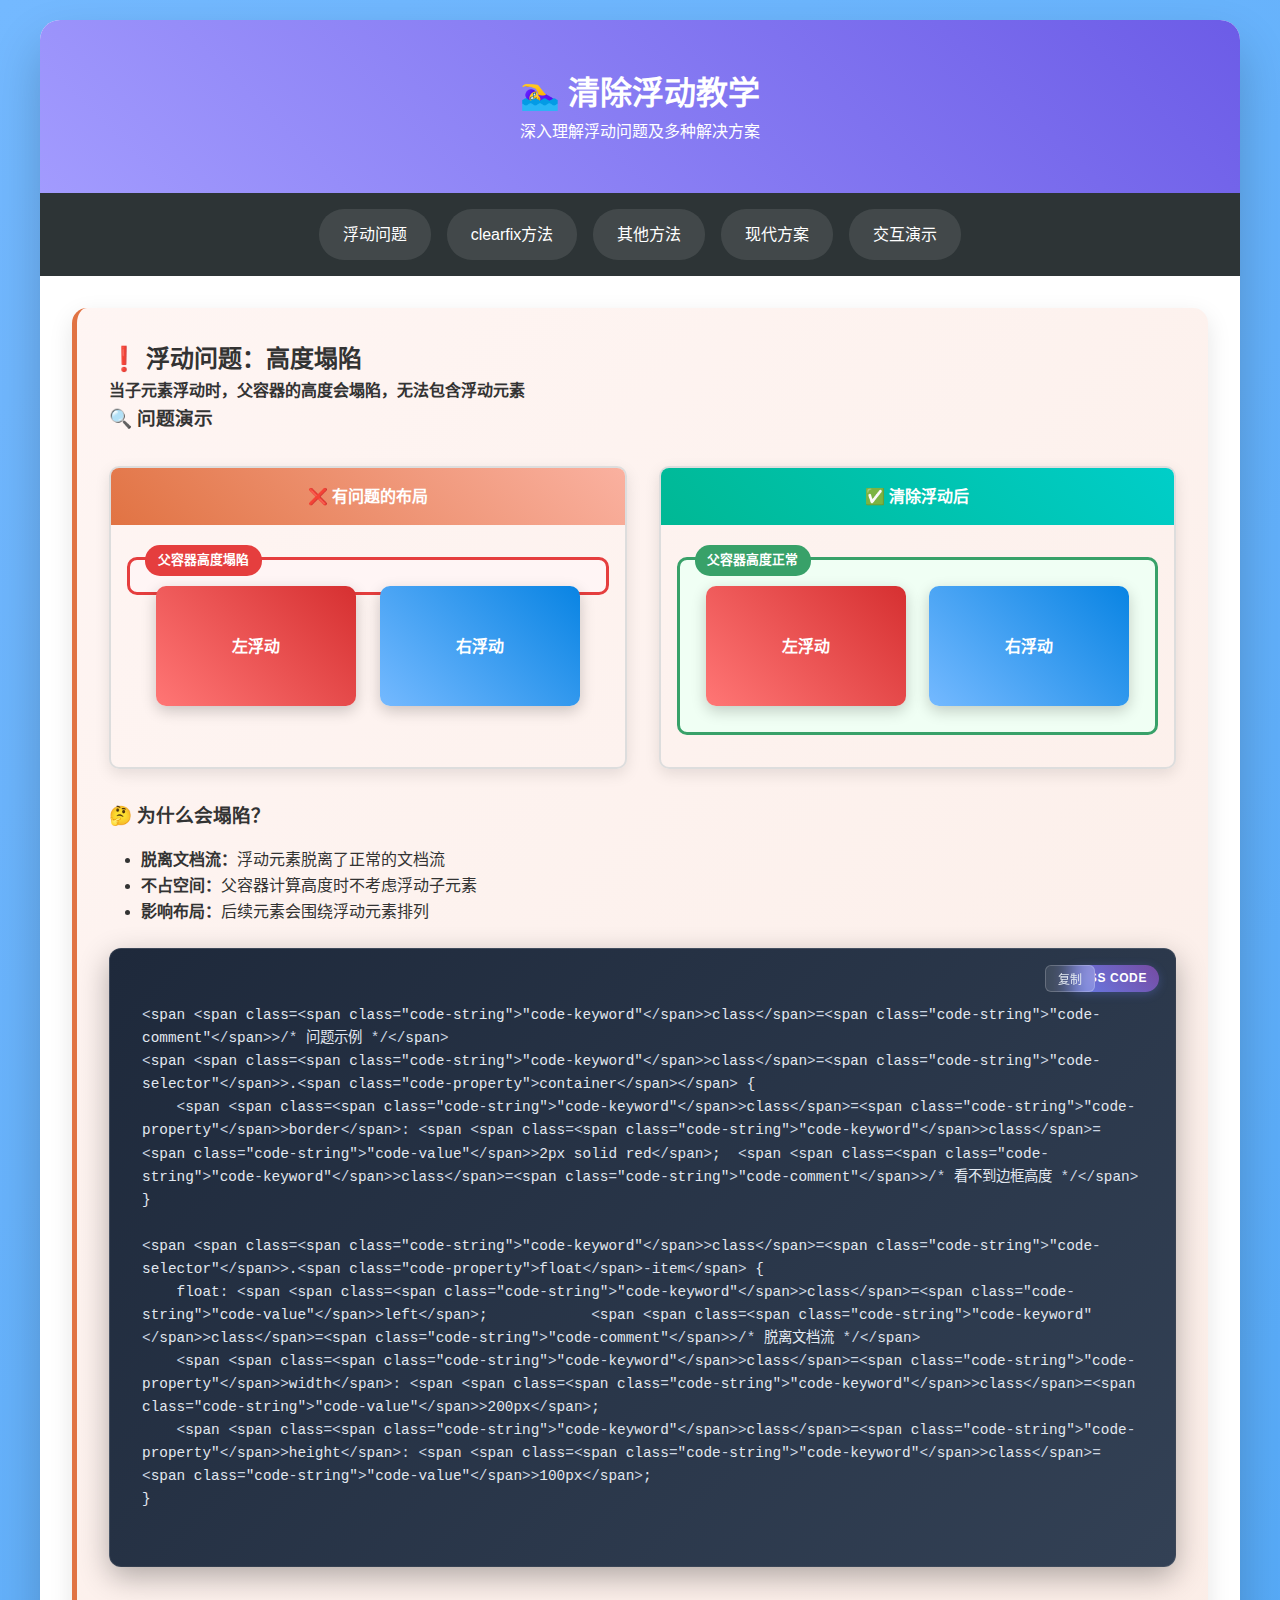
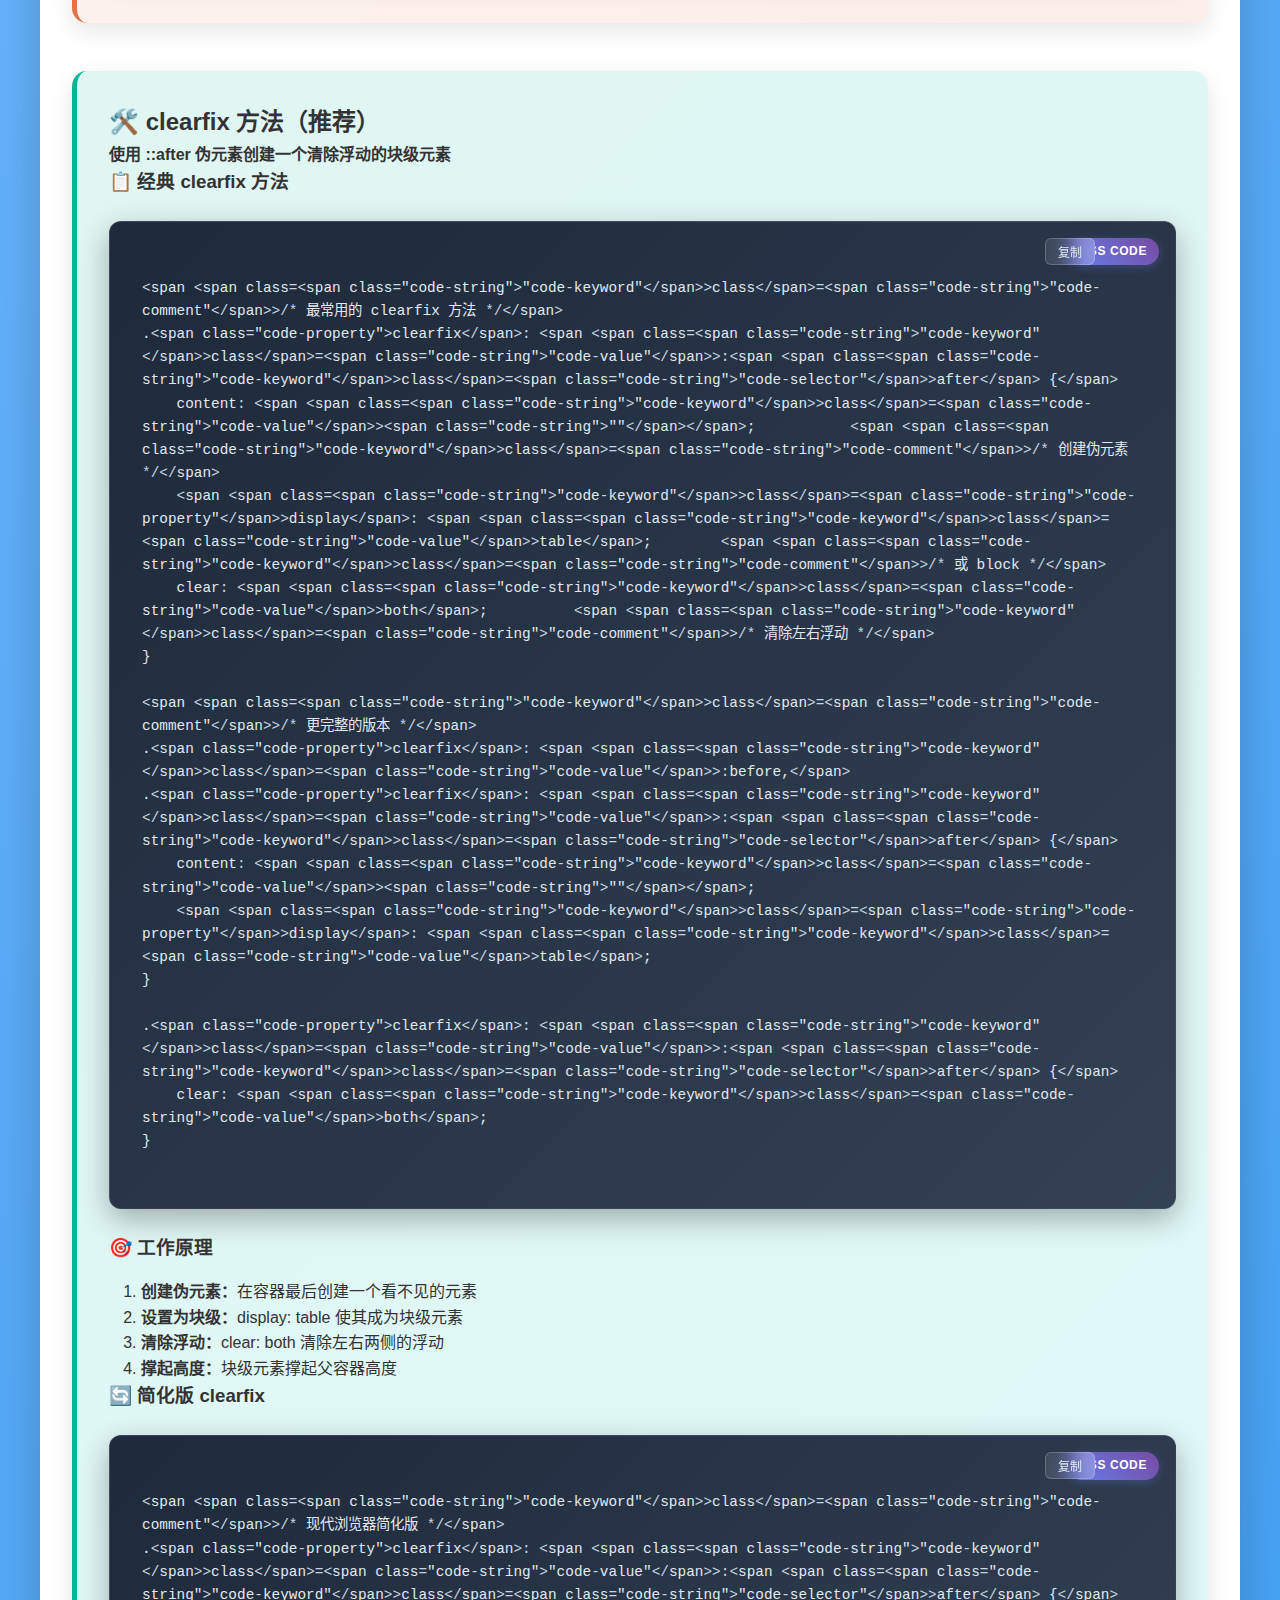
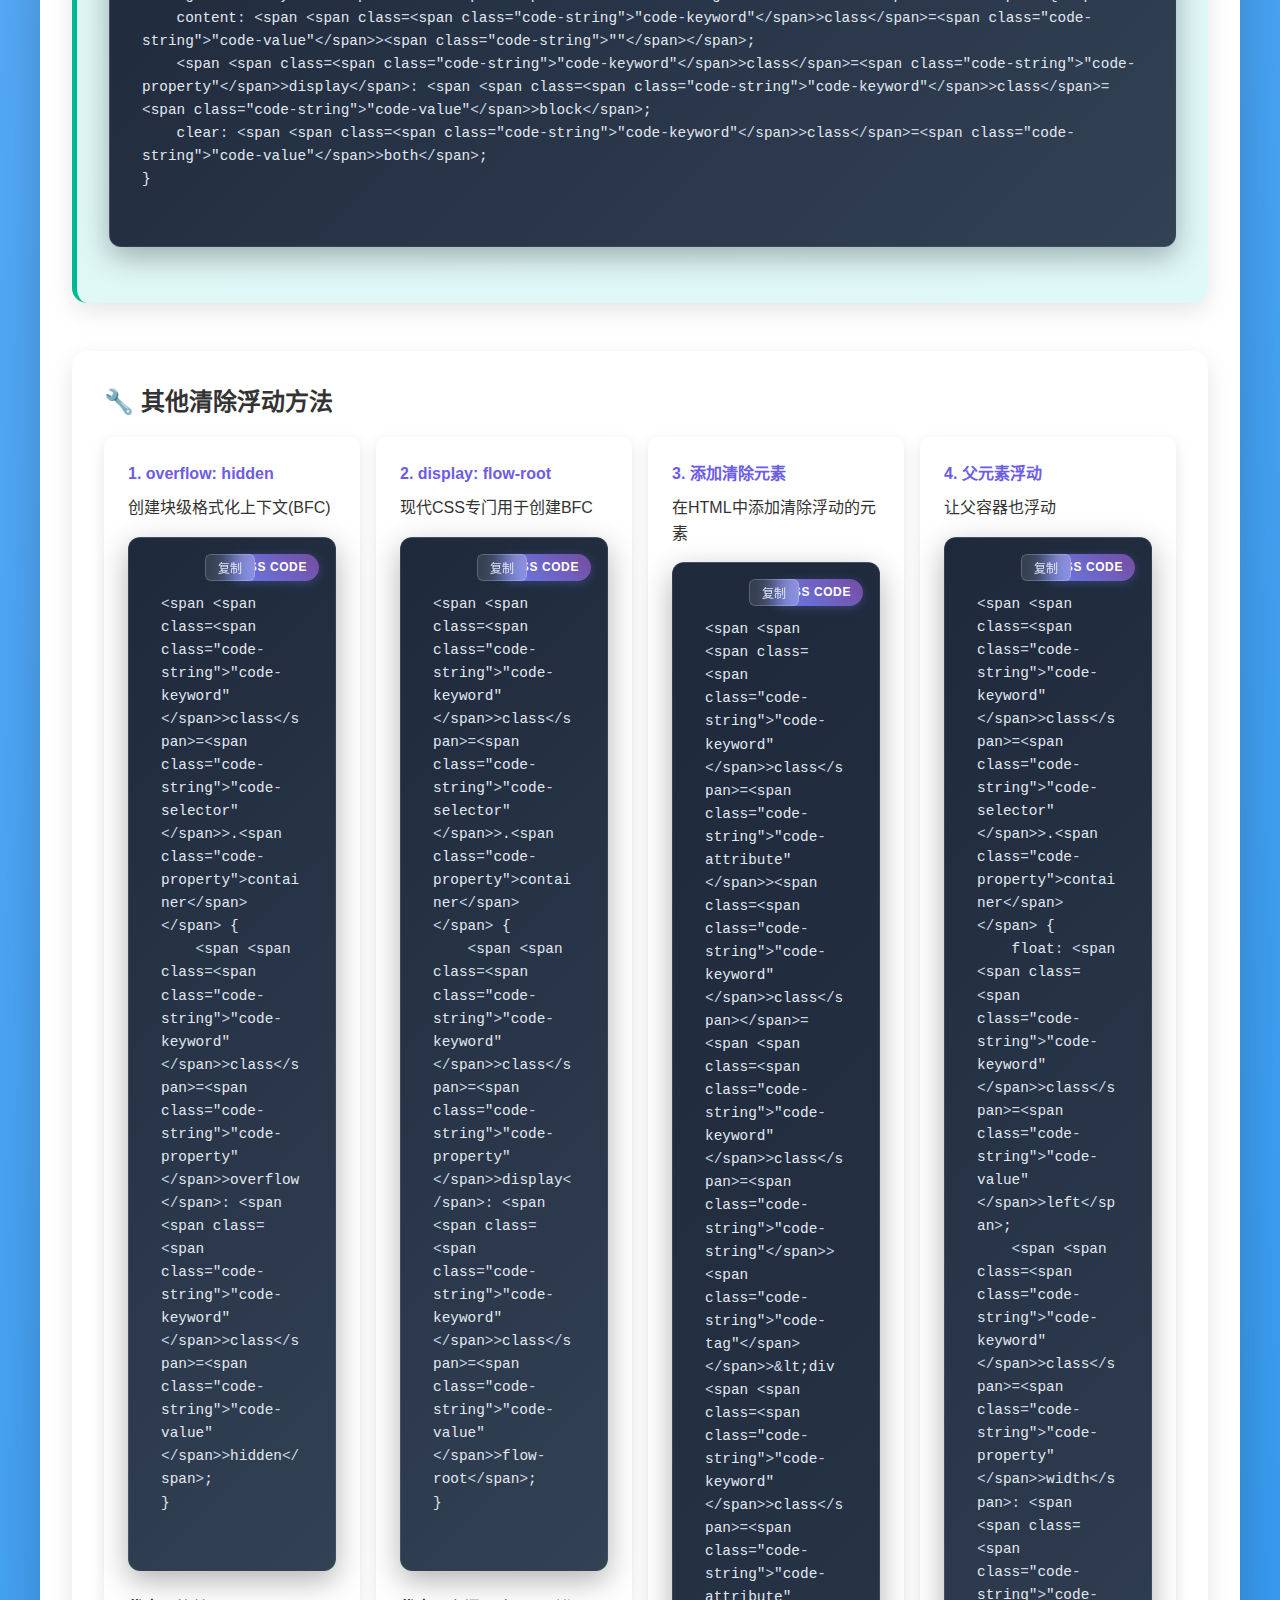
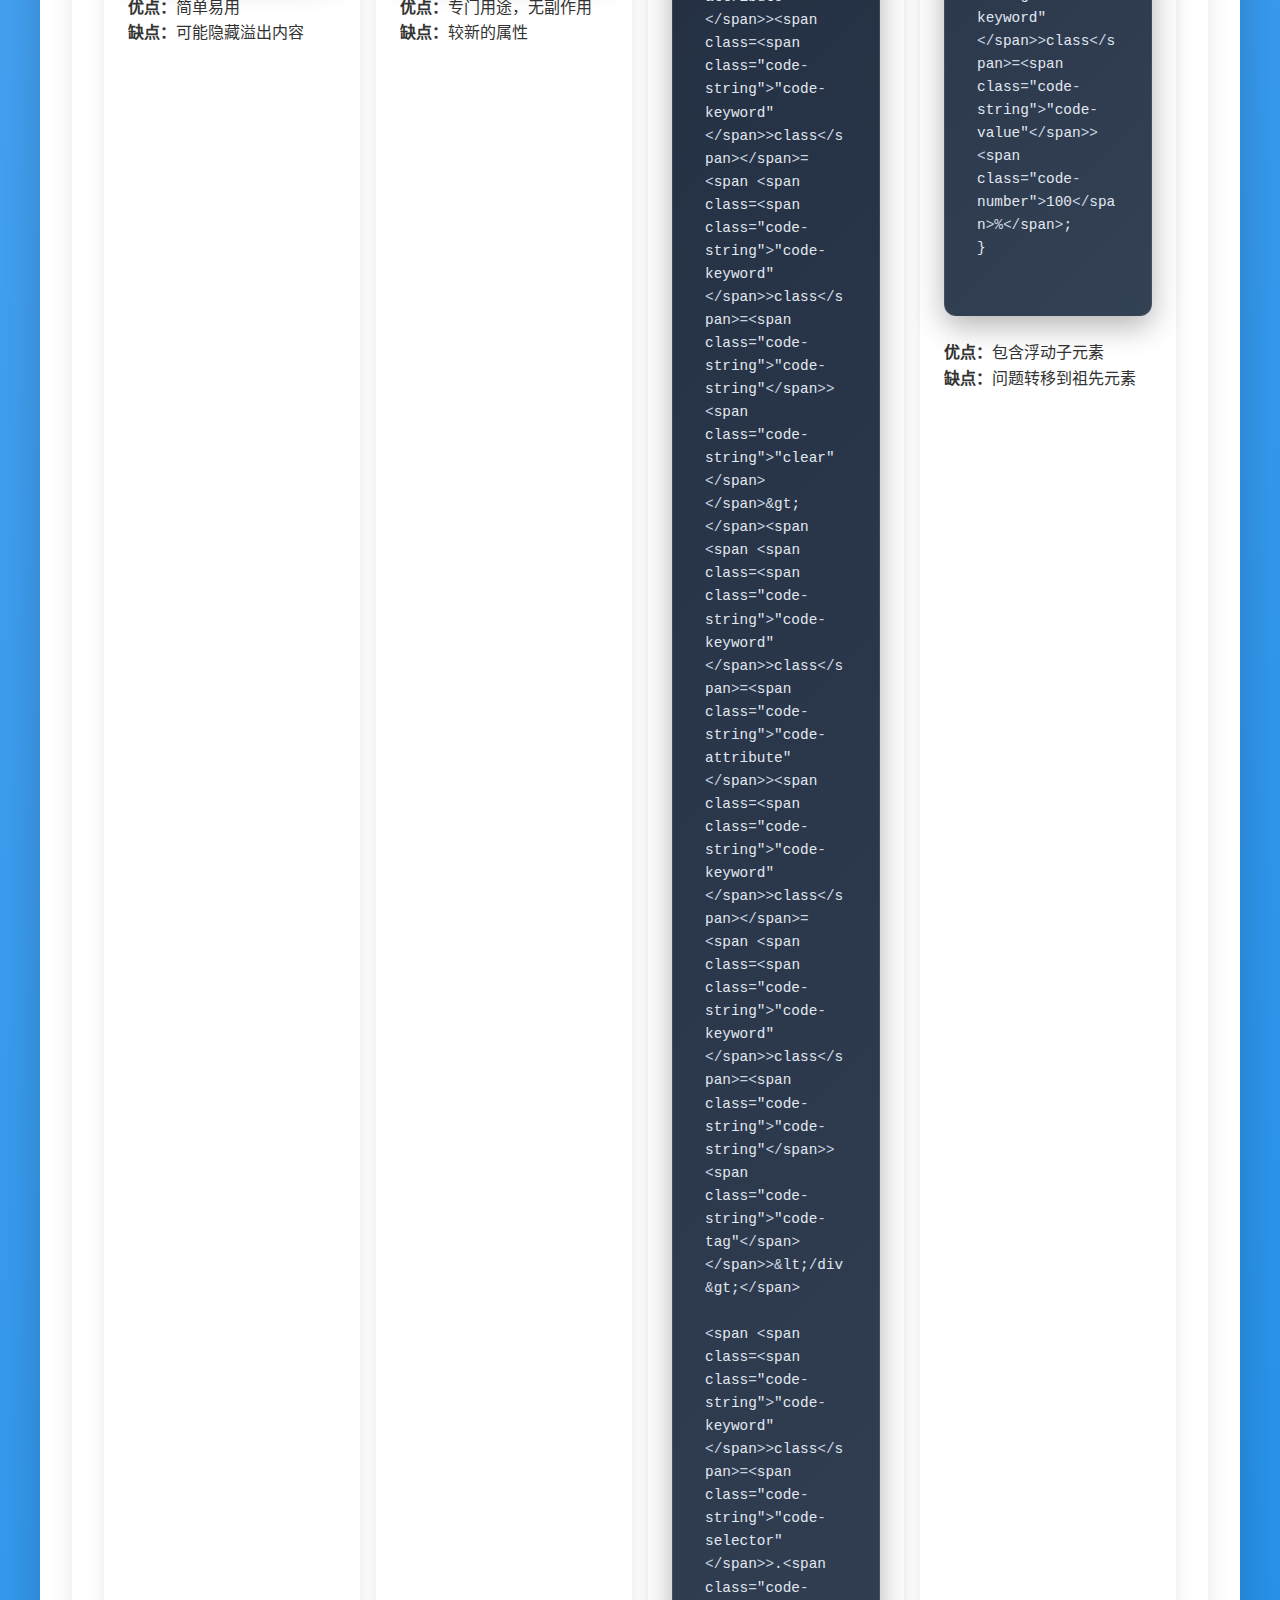
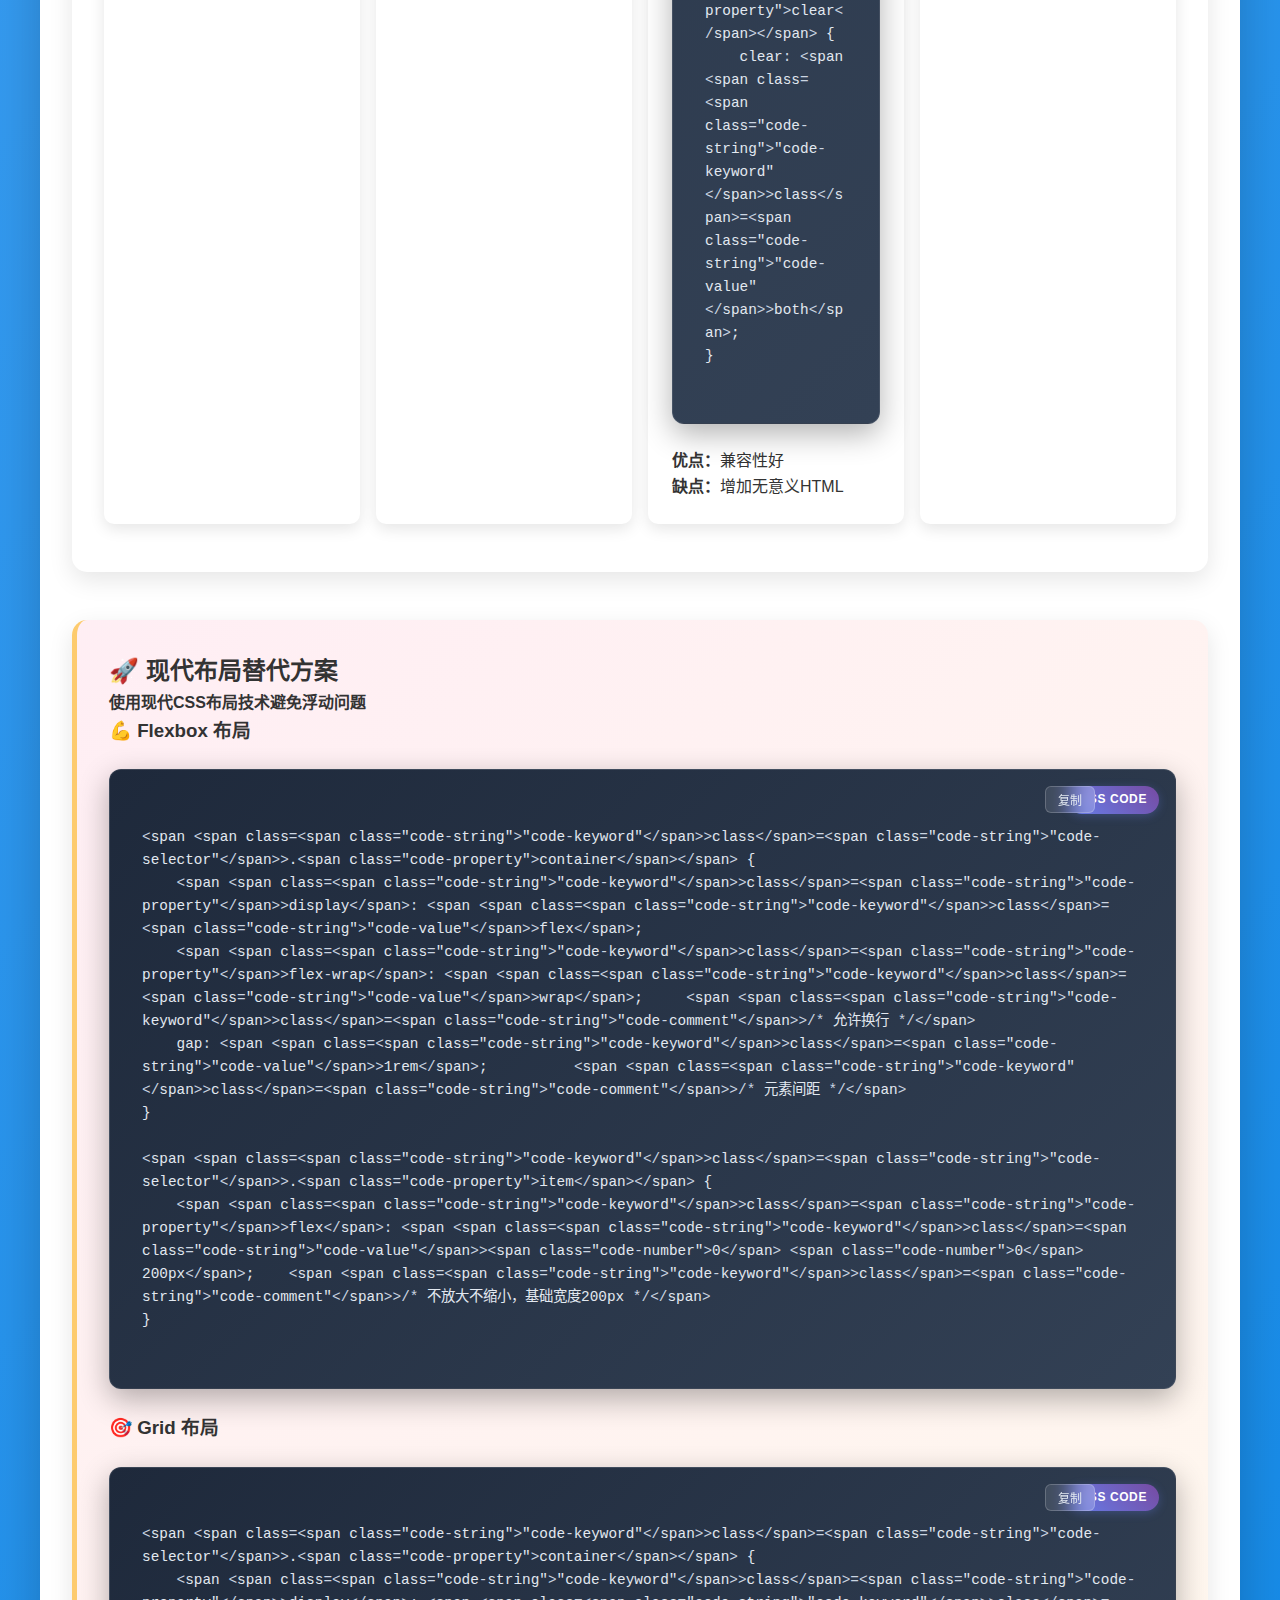
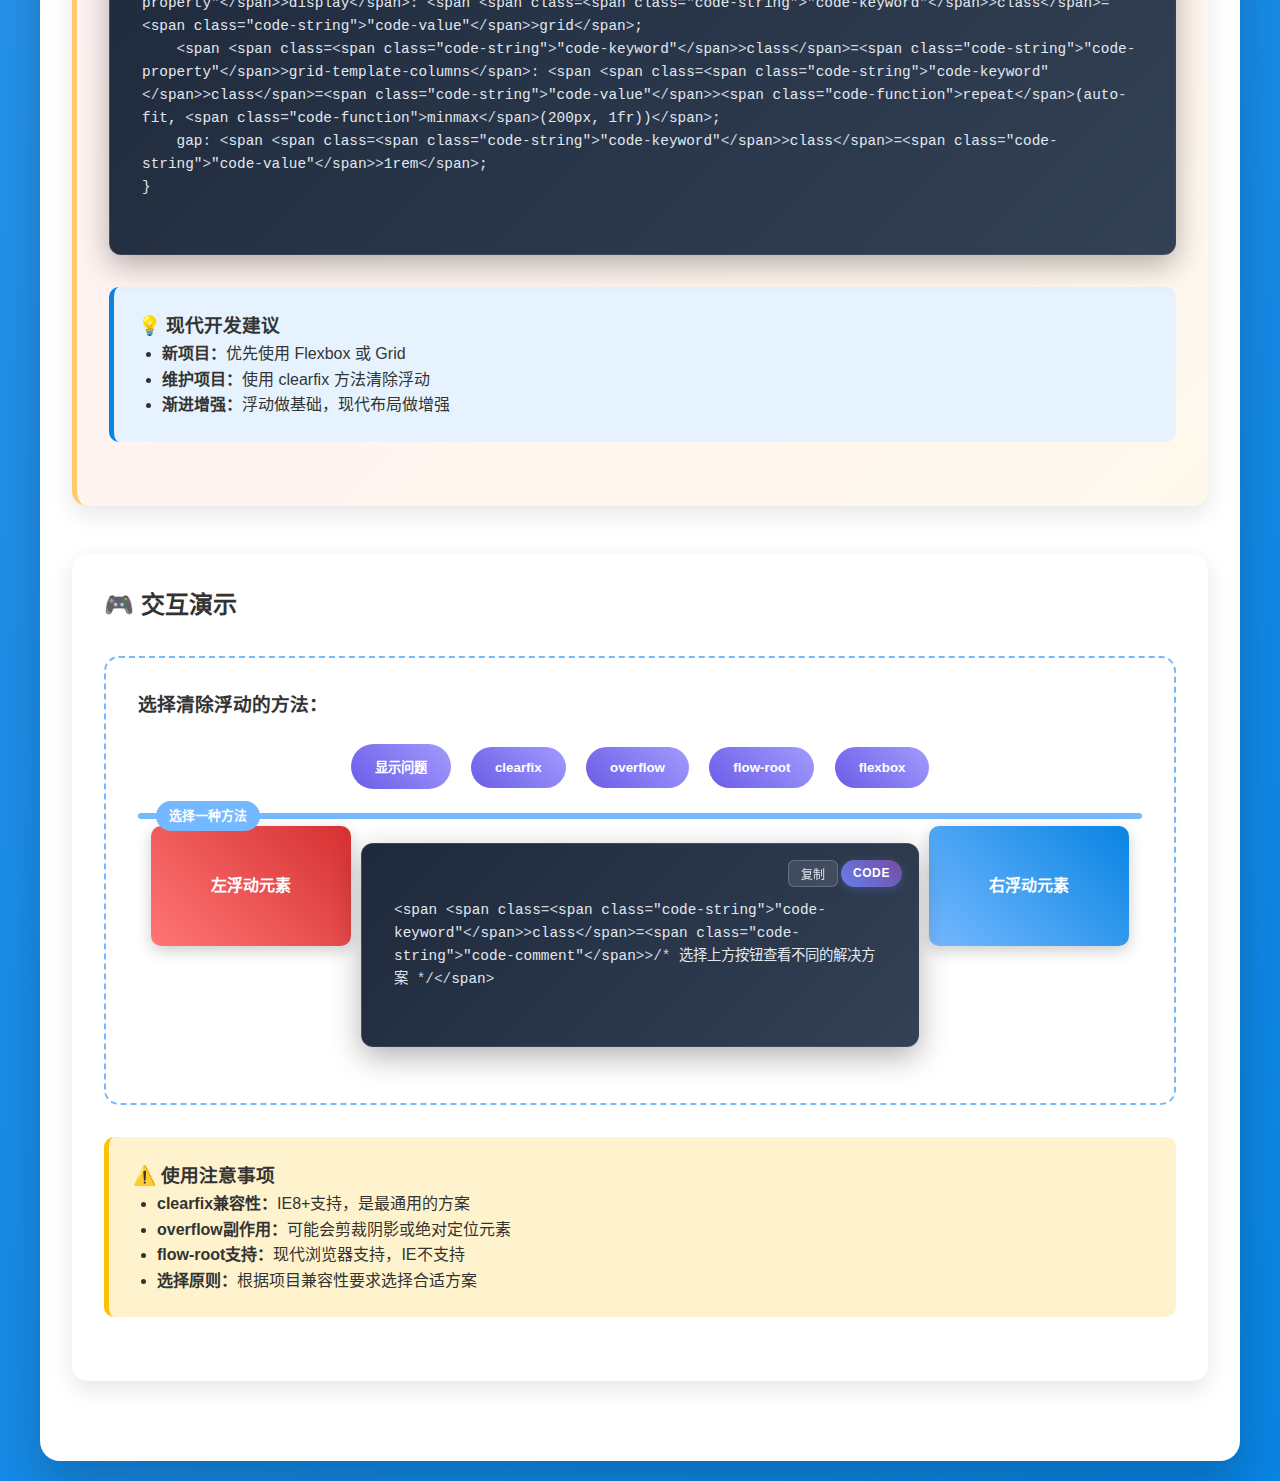
<file: HTML教学演示/04-清除浮动.html>
<!DOCTYPE html>
<html lang="zh-CN">
<head>
    <meta charset="UTF-8">
    <meta name="viewport" content="width=device-width, initial-scale=1.0">
    <title>清除浮动教学</title>
    <style>
        * {
            margin: 0;
            padding: 0;
            box-sizing: border-box;
        }

        body {
            font-family: 'Segoe UI', Tahoma, Geneva, Verdana, sans-serif;
            line-height: 1.6;
            color: #333;
            background: linear-gradient(135deg, #74b9ff 0%, #0984e3 100%);
            min-height: 100vh;
            padding: 20px;
        }

        .container {
            max-width: 1200px;
            margin: 0 auto;
            background: white;
            border-radius: 20px;
            box-shadow: 0 25px 50px rgba(0,0,0,0.2);
            overflow: hidden;
        }

        header {
            background: linear-gradient(45deg, #a29bfe 0%, #6c5ce7 100%);
            color: white;
            padding: 3rem 2rem;
            text-align: center;
        }

        nav {
            background: #2d3436;
            padding: 1rem;
            display: flex;
            justify-content: center;
            flex-wrap: wrap;
            gap: 1rem;
        }

        nav a {
            color: white;
            text-decoration: none;
            padding: 0.8rem 1.5rem;
            border-radius: 25px;
            transition: all 0.3s ease;
            background: rgba(255,255,255,0.1);
        }

        nav a:hover {
            background: #00b894;
            transform: translateY(-3px);
        }

        main {
            padding: 2rem;
        }

        .section {
            margin-bottom: 3rem;
            padding: 2rem;
            border-radius: 15px;
            box-shadow: 0 8px 25px rgba(0,0,0,0.1);
        }

        .problem-section {
            background: linear-gradient(135deg, #fab1a020, #e1734320);
            border-left: 5px solid #e17343;
        }

        .solution-section {
            background: linear-gradient(135deg, #00b89420, #00cec920);
            border-left: 5px solid #00b894;
        }

        /* 浮动演示容器 */
        .float-container {
            border: 3px solid #74b9ff;
            border-radius: 10px;
            margin: 1rem 0;
            position: relative;
        }

        .container-label {
            position: absolute;
            top: -15px;
            left: 15px;
            background: #74b9ff;
            color: white;
            padding: 0.3rem 0.8rem;
            border-radius: 15px;
            font-size: 0.8rem;
            font-weight: bold;
        }

        /* 问题演示：高度塌陷 */
        .collapsed-container {
            background: #fff5f5;
            border-color: #e53e3e;
            padding: 1rem;
        }

        .collapsed-container .container-label {
            background: #e53e3e;
        }

        /* 解决方案演示 */
        .fixed-container {
            background: #f0fff4;
            border-color: #38a169;
            padding: 1rem;
        }

        .fixed-container .container-label {
            background: #38a169;
        }

        /* 浮动元素样式 */
        .float-item {
            width: 200px;
            height: 120px;
            margin: 10px;
            border-radius: 10px;
            display: flex;
            align-items: center;
            justify-content: center;
            font-weight: bold;
            color: white;
            text-align: center;
            box-shadow: 0 5px 15px rgba(0,0,0,0.2);
        }

        .float-left {
            float: left;
            background: linear-gradient(45deg, #ff7675, #d63031);
        }

        .float-right {
            float: right;
            background: linear-gradient(45deg, #74b9ff, #0984e3);
        }

        /* clearfix方法 */
        .clearfix::after {
            content: "";
            display: table;
            clear: both;
        }

        .clearfix::before {
            content: "";
            display: table;
        }

        /* 其他清除浮动方法 */
        .overflow-hidden {
            overflow: hidden;
        }

        .flow-root {
            display: flow-root;
        }

        .flex-container {
            display: flex;
            flex-wrap: wrap;
        }

        .flex-container .float-item {
            float: none;
            flex: 0 0 200px;
        }

        /* 代码展示 */
        .code-demo {
            background: #2d3748;
            color: #e2e8f0;
            padding: 1.5rem;
            border-radius: 12px;
            margin: 1.5rem 0;
            font-family: 'Courier New', monospace;
            overflow-x: auto;
            border-left: 5px solid #4299e1;
            position: relative;
        }

        .code-demo::before {
            content: "CSS";
            position: absolute;
            top: 0.5rem;
            right: 1rem;
            background: #4299e1;
            color: white;
            padding: 0.2rem 0.5rem;
            border-radius: 3px;
            font-size: 0.7rem;
        }

        /* 对比演示 */
        .comparison-grid {
            display: grid;
            grid-template-columns: repeat(auto-fit, minmax(300px, 1fr));
            gap: 2rem;
            margin: 2rem 0;
        }

        .demo-box {
            border: 2px solid #ddd;
            border-radius: 10px;
            overflow: hidden;
            box-shadow: 0 5px 15px rgba(0,0,0,0.1);
        }

        .demo-header {
            padding: 1rem;
            font-weight: bold;
            text-align: center;
            color: white;
        }

        .demo-content {
            padding: 1rem;
            min-height: 200px;
        }

        .problem-header {
            background: linear-gradient(45deg, #e17343, #fab1a0);
        }

        .solution-header {
            background: linear-gradient(45deg, #00b894, #00cec9);
        }

        /* 交互式演示 */
        .interactive-demo {
            background: white;
            border: 2px dashed #74b9ff;
            border-radius: 15px;
            padding: 2rem;
            margin: 2rem 0;
        }

        .demo-controls {
            margin: 1rem 0;
            text-align: center;
        }

        .demo-btn {
            background: linear-gradient(45deg, #6c5ce7, #a29bfe);
            color: white;
            border: none;
            padding: 0.8rem 1.5rem;
            border-radius: 25px;
            cursor: pointer;
            margin: 0.5rem;
            font-weight: bold;
            transition: all 0.3s ease;
        }

        .demo-btn:hover {
            transform: translateY(-2px);
            box-shadow: 0 8px 20px rgba(108, 92, 231, 0.4);
        }

        .demo-btn.active {
            background: linear-gradient(45deg, #00b894, #00cec9);
        }

        /* 现代替代方案 */
        .modern-solutions {
            background: linear-gradient(135deg, #fd79a820, #fdcb6e20);
            border-left: 5px solid #fdcb6e;
        }

        .solution-grid {
            display: grid;
            grid-template-columns: repeat(auto-fit, minmax(250px, 1fr));
            gap: 1rem;
            margin: 1rem 0;
        }

        .solution-card {
            background: white;
            padding: 1.5rem;
            border-radius: 10px;
            box-shadow: 0 5px 15px rgba(0,0,0,0.1);
            transition: transform 0.3s ease;
        }

        .solution-card:hover {
            transform: translateY(-5px);
        }

        .solution-card h4 {
            color: #6c5ce7;
            margin-bottom: 0.5rem;
        }
    </style>
    <!-- 代码高亮样式 -->
    <link rel="stylesheet" href="../shared/code-highlight.css">
</head>
<body>
    <div class="container">
        <header>
            <h1>🏊‍♀️ 清除浮动教学</h1>
            <p>深入理解浮动问题及多种解决方案</p>
        </header>

        <nav>
            <a href="#problem">浮动问题</a>
            <a href="#clearfix">clearfix方法</a>
            <a href="#other-methods">其他方法</a>
            <a href="#modern">现代方案</a>
            <a href="#interactive">交互演示</a>
        </nav>

        <main>
            <section id="problem" class="section problem-section">
                <h2>❗ 浮动问题：高度塌陷</h2>
                <p><strong>当子元素浮动时，父容器的高度会塌陷，无法包含浮动元素</strong></p>

                <h3>🔍 问题演示</h3>
                <div class="comparison-grid">
                    <div class="demo-box">
                        <div class="demo-header problem-header">❌ 有问题的布局</div>
                        <div class="demo-content">
                            <div class="float-container collapsed-container">
                                <div class="container-label">父容器高度塌陷</div>
                                <div class="float-item float-left">左浮动</div>
                                <div class="float-item float-right">右浮动</div>
                            </div>
                        </div>
                    </div>

                    <div class="demo-box">
                        <div class="demo-header solution-header">✅ 清除浮动后</div>
                        <div class="demo-content">
                            <div class="float-container fixed-container clearfix">
                                <div class="container-label">父容器高度正常</div>
                                <div class="float-item float-left">左浮动</div>
                                <div class="float-item float-right">右浮动</div>
                            </div>
                        </div>
                    </div>
                </div>

                <h3>🤔 为什么会塌陷？</h3>
                <ul style="margin-left: 2rem; margin-top: 1rem;">
                    <li><strong>脱离文档流：</strong>浮动元素脱离了正常的文档流</li>
                    <li><strong>不占空间：</strong>父容器计算高度时不考虑浮动子元素</li>
                    <li><strong>影响布局：</strong>后续元素会围绕浮动元素排列</li>
                </ul>

                <div class="code-demo">
/* 问题示例 */
.container {
    border: 2px solid red;  /* 看不到边框高度 */
}

.float-item {
    float: left;            /* 脱离文档流 */
    width: 200px;
    height: 100px;
}
                </div>
            </section>

            <section id="clearfix" class="section solution-section">
                <h2>🛠️ clearfix 方法（推荐）</h2>
                <p><strong>使用 ::after 伪元素创建一个清除浮动的块级元素</strong></p>

                <h3>📋 经典 clearfix 方法</h3>
                <div class="code-demo">
/* 最常用的 clearfix 方法 */
.clearfix::after {
    content: "";           /* 创建伪元素 */
    display: table;        /* 或 block */
    clear: both;          /* 清除左右浮动 */
}

/* 更完整的版本 */
.clearfix::before,
.clearfix::after {
    content: "";
    display: table;
}

.clearfix::after {
    clear: both;
}
                </div>

                <h3>🎯 工作原理</h3>
                <ol style="margin-left: 2rem; margin-top: 1rem;">
                    <li><strong>创建伪元素：</strong>在容器最后创建一个看不见的元素</li>
                    <li><strong>设置为块级：</strong>display: table 使其成为块级元素</li>
                    <li><strong>清除浮动：</strong>clear: both 清除左右两侧的浮动</li>
                    <li><strong>撑起高度：</strong>块级元素撑起父容器高度</li>
                </ol>

                <h3>🔄 简化版 clearfix</h3>
                <div class="code-demo">
/* 现代浏览器简化版 */
.clearfix::after {
    content: "";
    display: block;
    clear: both;
}
                </div>
            </section>

            <section id="other-methods" class="section">
                <h2>🔧 其他清除浮动方法</h2>

                <div class="solution-grid">
                    <div class="solution-card">
                        <h4>1. overflow: hidden</h4>
                        <p>创建块级格式化上下文(BFC)</p>
                        <div class="code-demo" style="margin-top: 1rem;">
.container {
    overflow: hidden;
}
                        </div>
                        <p><strong>优点：</strong>简单易用<br>
                        <strong>缺点：</strong>可能隐藏溢出内容</p>
                    </div>

                    <div class="solution-card">
                        <h4>2. display: flow-root</h4>
                        <p>现代CSS专门用于创建BFC</p>
                        <div class="code-demo" style="margin-top: 1rem;">
.container {
    display: flow-root;
}
                        </div>
                        <p><strong>优点：</strong>专门用途，无副作用<br>
                        <strong>缺点：</strong>较新的属性</p>
                    </div>

                    <div class="solution-card">
                        <h4>3. 添加清除元素</h4>
                        <p>在HTML中添加清除浮动的元素</p>
                        <div class="code-demo" style="margin-top: 1rem;">
&lt;div class="clear"&gt;&lt;/div&gt;

.clear {
    clear: both;
}
                        </div>
                        <p><strong>优点：</strong>兼容性好<br>
                        <strong>缺点：</strong>增加无意义HTML</p>
                    </div>

                    <div class="solution-card">
                        <h4>4. 父元素浮动</h4>
                        <p>让父容器也浮动</p>
                        <div class="code-demo" style="margin-top: 1rem;">
.container {
    float: left;
    width: 100%;
}
                        </div>
                        <p><strong>优点：</strong>包含浮动子元素<br>
                        <strong>缺点：</strong>问题转移到祖先元素</p>
                    </div>
                </div>
            </section>

            <section id="modern" class="section modern-solutions">
                <h2>🚀 现代布局替代方案</h2>
                <p><strong>使用现代CSS布局技术避免浮动问题</strong></p>

                <h3>💪 Flexbox 布局</h3>
                <div class="code-demo">
.container {
    display: flex;
    flex-wrap: wrap;     /* 允许换行 */
    gap: 1rem;          /* 元素间距 */
}

.item {
    flex: 0 0 200px;    /* 不放大不缩小，基础宽度200px */
}
                </div>

                <h3>🎯 Grid 布局</h3>
                <div class="code-demo">
.container {
    display: grid;
    grid-template-columns: repeat(auto-fit, minmax(200px, 1fr));
    gap: 1rem;
}
                </div>

                <div style="background: #e6f3ff; padding: 1.5rem; border-radius: 10px; border-left: 5px solid #0984e3; margin: 2rem 0;">
                    <h3>💡 现代开发建议</h3>
                    <ul style="margin-left: 1.5rem;">
                        <li><strong>新项目：</strong>优先使用 Flexbox 或 Grid</li>
                        <li><strong>维护项目：</strong>使用 clearfix 方法清除浮动</li>
                        <li><strong>渐进增强：</strong>浮动做基础，现代布局做增强</li>
                    </ul>
                </div>
            </section>

            <section id="interactive" class="section">
                <h2>🎮 交互演示</h2>
                
                <div class="interactive-demo">
                    <h3>选择清除浮动的方法：</h3>
                    <div class="demo-controls">
                        <button class="demo-btn active" onclick="showMethod('problem')">显示问题</button>
                        <button class="demo-btn" onclick="showMethod('clearfix')">clearfix</button>
                        <button class="demo-btn" onclick="showMethod('overflow')">overflow</button>
                        <button class="demo-btn" onclick="showMethod('flow-root')">flow-root</button>
                        <button class="demo-btn" onclick="showMethod('flex')">flexbox</button>
                    </div>

                    <div id="demo-container" class="float-container">
                        <div class="container-label" id="demo-label">选择一种方法</div>
                        <div class="float-item float-left">左浮动元素</div>
                        <div class="float-item float-right">右浮动元素</div>
                    </div>

                    <div class="code-demo" id="demo-code">
/* 选择上方按钮查看不同的解决方案 */
                    </div>
                </div>

                <div style="background: #fff3cd; padding: 1.5rem; border-radius: 10px; border-left: 5px solid #ffc107; margin: 2rem 0;">
                    <h3>⚠️ 使用注意事项</h3>
                    <ul style="margin-left: 1.5rem;">
                        <li><strong>clearfix兼容性：</strong>IE8+支持，是最通用的方案</li>
                        <li><strong>overflow副作用：</strong>可能会剪裁阴影或绝对定位元素</li>
                        <li><strong>flow-root支持：</strong>现代浏览器支持，IE不支持</li>
                        <li><strong>选择原则：</strong>根据项目兼容性要求选择合适方案</li>
                    </ul>
                </div>
            </section>
        </main>
    </div>

    <script>
        function showMethod(method) {
            const container = document.getElementById('demo-container');
            const label = document.getElementById('demo-label');
            const code = document.getElementById('demo-code');
            const buttons = document.querySelectorAll('.demo-btn');
            
            // 重置所有按钮状态
            buttons.forEach(btn => btn.classList.remove('active'));
            event.target.classList.add('active');
            
            // 清除所有类
            container.className = 'float-container';
            
            switch(method) {
                case 'problem':
                    container.classList.add('collapsed-container');
                    label.textContent = '问题：父容器高度塌陷';
                    code.innerHTML = `/* 问题代码 */
.container {
    border: 2px solid red;
    /* 没有清除浮动，高度塌陷 */
}

.float-item {
    float: left;  /* 或 float: right */
}`;
                    break;
                    
                case 'clearfix':
                    container.classList.add('fixed-container', 'clearfix');
                    label.textContent = '解决：clearfix 方法';
                    code.innerHTML = `/* clearfix 方法 */
.clearfix::after {
    content: "";
    display: table;
    clear: both;
}`;
                    break;
                    
                case 'overflow':
                    container.classList.add('fixed-container', 'overflow-hidden');
                    label.textContent = '解决：overflow hidden';
                    code.innerHTML = `/* overflow 方法 */
.container {
    overflow: hidden;
}`;
                    break;
                    
                case 'flow-root':
                    container.classList.add('fixed-container', 'flow-root');
                    label.textContent = '解决：display flow-root';
                    code.innerHTML = `/* flow-root 方法 */
.container {
    display: flow-root;
}`;
                    break;
                    
                case 'flex':
                    container.classList.add('fixed-container', 'flex-container');
                    label.textContent = '现代方案：Flexbox 布局';
                    code.innerHTML = `/* Flexbox 方案 */
.container {
    display: flex;
    flex-wrap: wrap;
    gap: 10px;
}

.item {
    flex: 0 0 200px;  /* 替代浮动 */
}`;
                    break;
            }
        }

        // 平滑滚动
        document.querySelectorAll('nav a[href^="#"]').forEach(anchor => {
            anchor.addEventListener('click', function (e) {
                e.preventDefault();
                const target = document.querySelector(this.getAttribute('href'));
                if (target) {
                    target.scrollIntoView({
                        behavior: 'smooth',
                        block: 'start'
                    });
                }
            });
        });

        // 初始化显示问题
        showMethod('problem');
        
        console.log('🏊‍♀️ 清除浮动教学页面加载完成！');
    </script>
    <!-- 代码高亮脚本 -->
    <script src="../shared/code-highlight.js"></script>
</body>
</html>
</file>
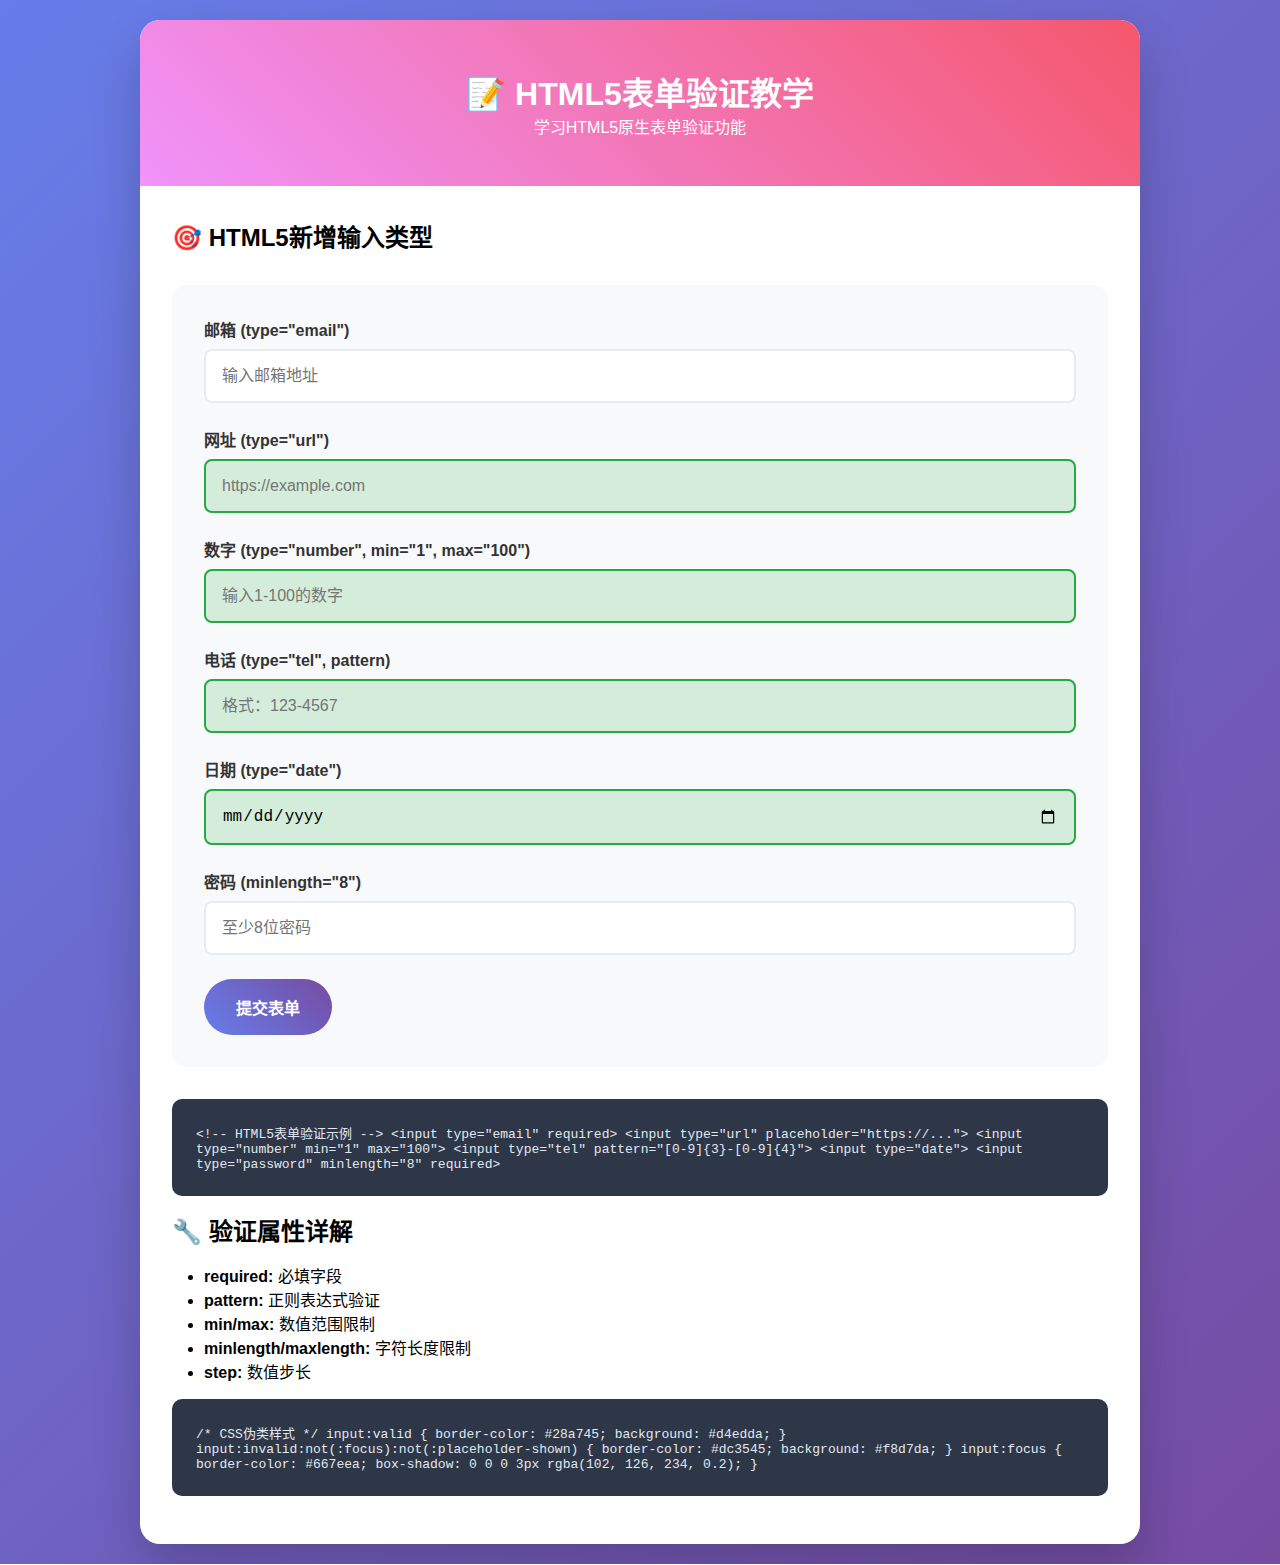
<file: HTML教学演示/05-表单验证.html>
<!DOCTYPE html>
<html lang="zh-CN">
<head>
    <meta charset="UTF-8">
    <meta name="viewport" content="width=device-width, initial-scale=1.0">
    <title>HTML5表单验证教学</title>
    <style>
        * { margin: 0; padding: 0; box-sizing: border-box; }
        body {
            font-family: 'Segoe UI', Tahoma, Geneva, Verdana, sans-serif;
            background: linear-gradient(135deg, #667eea 0%, #764ba2 100%);
            min-height: 100vh;
            padding: 20px;
        }
        .container {
            max-width: 1000px;
            margin: 0 auto;
            background: white;
            border-radius: 20px;
            box-shadow: 0 25px 50px rgba(0,0,0,0.2);
            overflow: hidden;
        }
        header {
            background: linear-gradient(45deg, #f093fb 0%, #f5576c 100%);
            color: white;
            padding: 3rem 2rem;
            text-align: center;
        }
        main { padding: 2rem; }
        .form-demo {
            background: #f8f9fa;
            padding: 2rem;
            border-radius: 15px;
            margin: 2rem 0;
        }
        .form-group {
            margin-bottom: 1.5rem;
        }
        label {
            display: block;
            margin-bottom: 0.5rem;
            font-weight: bold;
            color: #333;
        }
        input, textarea, select {
            width: 100%;
            padding: 1rem;
            border: 2px solid #e9ecef;
            border-radius: 8px;
            font-size: 1rem;
            transition: all 0.3s ease;
        }
        input:focus {
            outline: none;
            border-color: #667eea;
            box-shadow: 0 0 0 3px rgba(102, 126, 234, 0.2);
        }
        input:valid {
            border-color: #28a745;
            background: #d4edda;
        }
        input:invalid:not(:focus):not(:placeholder-shown) {
            border-color: #dc3545;
            background: #f8d7da;
        }
        .code-demo {
            background: #2d3748;
            color: #e2e8f0;
            padding: 1.5rem;
            border-radius: 10px;
            margin: 1rem 0;
            font-family: monospace;
            overflow-x: auto;
        }
        .btn {
            background: linear-gradient(45deg, #667eea, #764ba2);
            color: white;
            padding: 1rem 2rem;
            border: none;
            border-radius: 50px;
            cursor: pointer;
            font-size: 1rem;
            font-weight: bold;
            transition: all 0.3s ease;
        }
        .btn:hover {
            transform: translateY(-2px);
            box-shadow: 0 10px 25px rgba(102, 126, 234, 0.4);
        }
    </style>
</head>
<body>
    <div class="container">
        <header>
            <h1>📝 HTML5表单验证教学</h1>
            <p>学习HTML5原生表单验证功能</p>
        </header>

        <main>
            <section>
                <h2>🎯 HTML5新增输入类型</h2>
                <div class="form-demo">
                    <form>
                        <div class="form-group">
                            <label for="email">邮箱 (type="email")</label>
                            <input type="email" id="email" placeholder="输入邮箱地址" required>
                        </div>

                        <div class="form-group">
                            <label for="url">网址 (type="url")</label>
                            <input type="url" id="url" placeholder="https://example.com">
                        </div>

                        <div class="form-group">
                            <label for="number">数字 (type="number", min="1", max="100")</label>
                            <input type="number" id="number" min="1" max="100" placeholder="输入1-100的数字">
                        </div>

                        <div class="form-group">
                            <label for="tel">电话 (type="tel", pattern)</label>
                            <input type="tel" id="tel" pattern="[0-9]{3}-[0-9]{4}" 
                                   placeholder="格式：123-4567" title="请输入 xxx-xxxx 格式">
                        </div>

                        <div class="form-group">
                            <label for="date">日期 (type="date")</label>
                            <input type="date" id="date">
                        </div>

                        <div class="form-group">
                            <label for="password">密码 (minlength="8")</label>
                            <input type="password" id="password" minlength="8" 
                                   placeholder="至少8位密码" required>
                        </div>

                        <button type="submit" class="btn">提交表单</button>
                    </form>
                </div>

                <div class="code-demo">
&lt;!-- HTML5表单验证示例 --&gt;
&lt;input type="email" required&gt;
&lt;input type="url" placeholder="https://..."&gt;
&lt;input type="number" min="1" max="100"&gt;
&lt;input type="tel" pattern="[0-9]{3}-[0-9]{4}"&gt;
&lt;input type="date"&gt;
&lt;input type="password" minlength="8" required&gt;
                </div>
            </section>

            <section>
                <h2>🔧 验证属性详解</h2>
                <ul style="margin-left: 2rem; margin-top: 1rem;">
                    <li><strong>required:</strong> 必填字段</li>
                    <li><strong>pattern:</strong> 正则表达式验证</li>
                    <li><strong>min/max:</strong> 数值范围限制</li>
                    <li><strong>minlength/maxlength:</strong> 字符长度限制</li>
                    <li><strong>step:</strong> 数值步长</li>
                </ul>

                <div class="code-demo">
/* CSS伪类样式 */
input:valid {
    border-color: #28a745;
    background: #d4edda;
}

input:invalid:not(:focus):not(:placeholder-shown) {
    border-color: #dc3545;
    background: #f8d7da;
}

input:focus {
    border-color: #667eea;
    box-shadow: 0 0 0 3px rgba(102, 126, 234, 0.2);
}
                </div>
            </section>
        </main>
    </div>

    <script>
        document.querySelector('form').addEventListener('submit', function(e) {
            e.preventDefault();
            alert('表单验证通过！（演示用途，未实际提交）');
        });
        console.log('📝 HTML5表单验证教学页面加载完成！');
    </script>
</body>
</html>
</file>
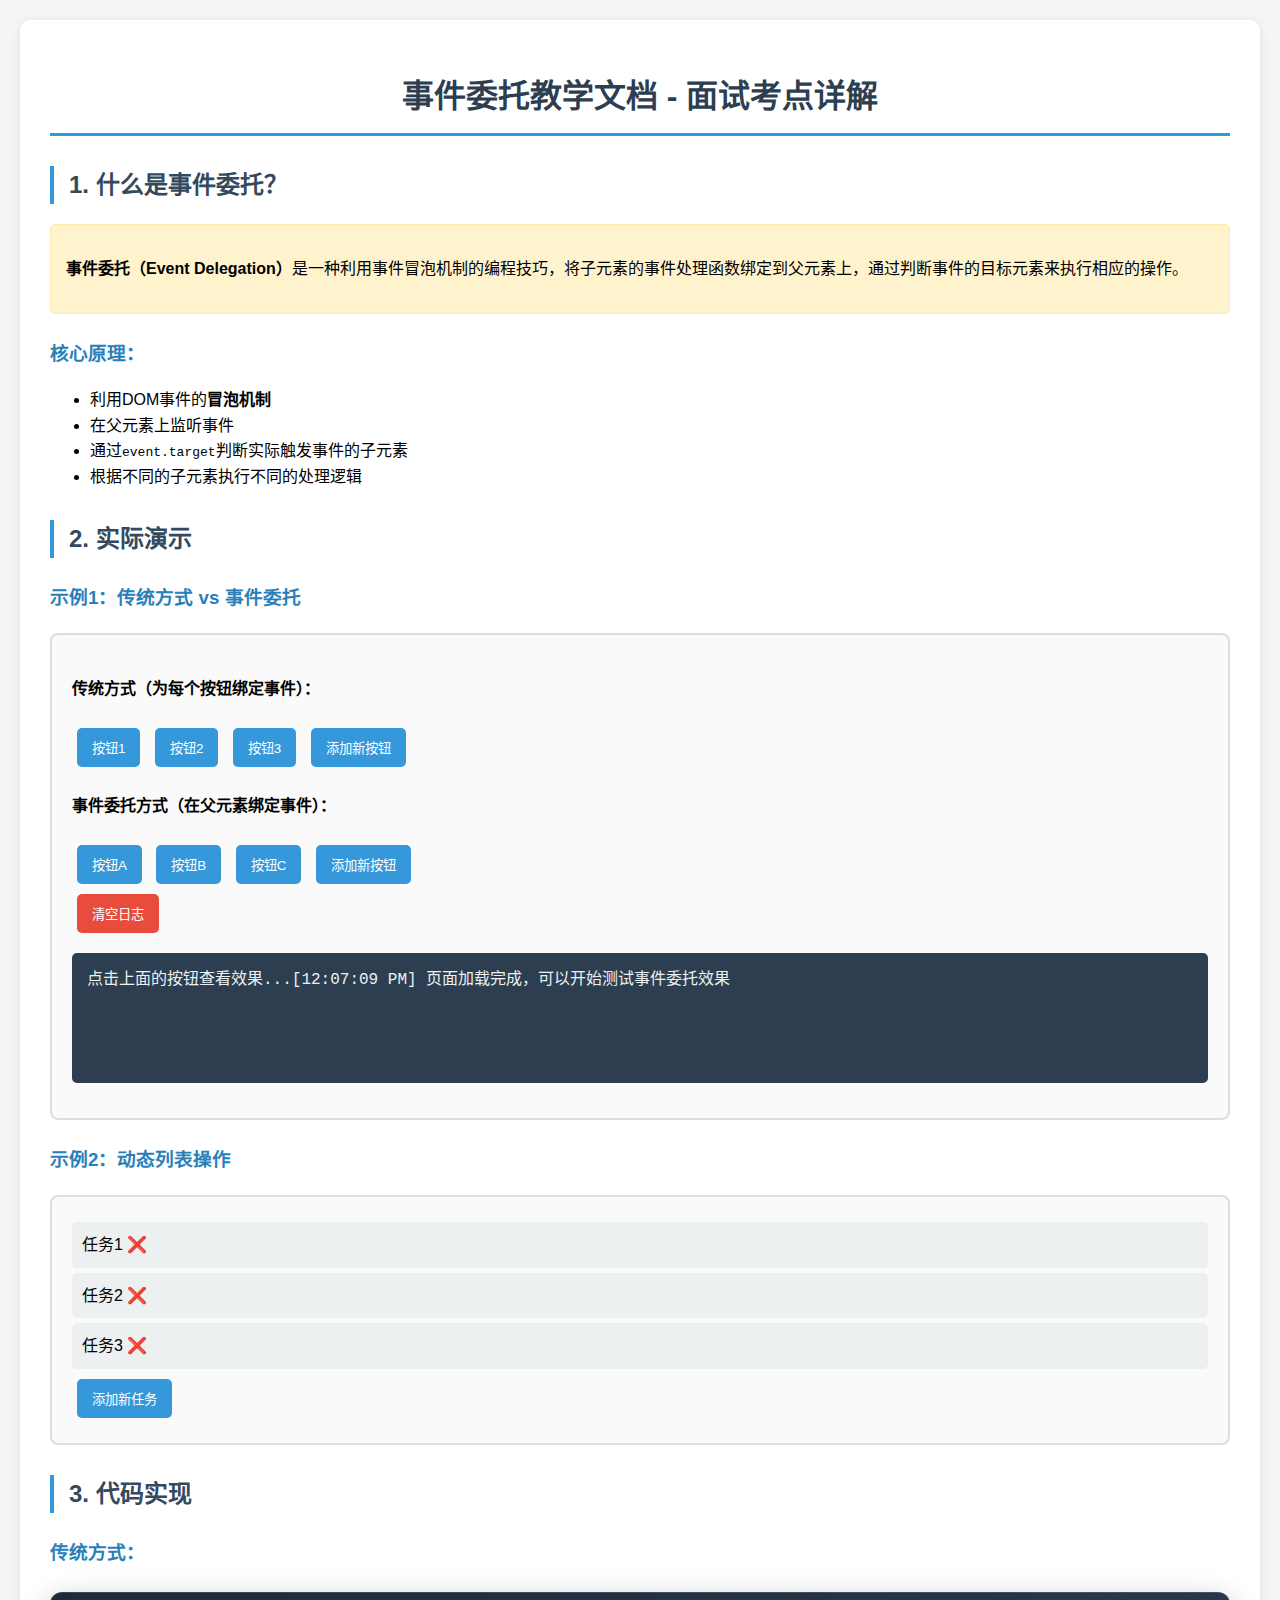
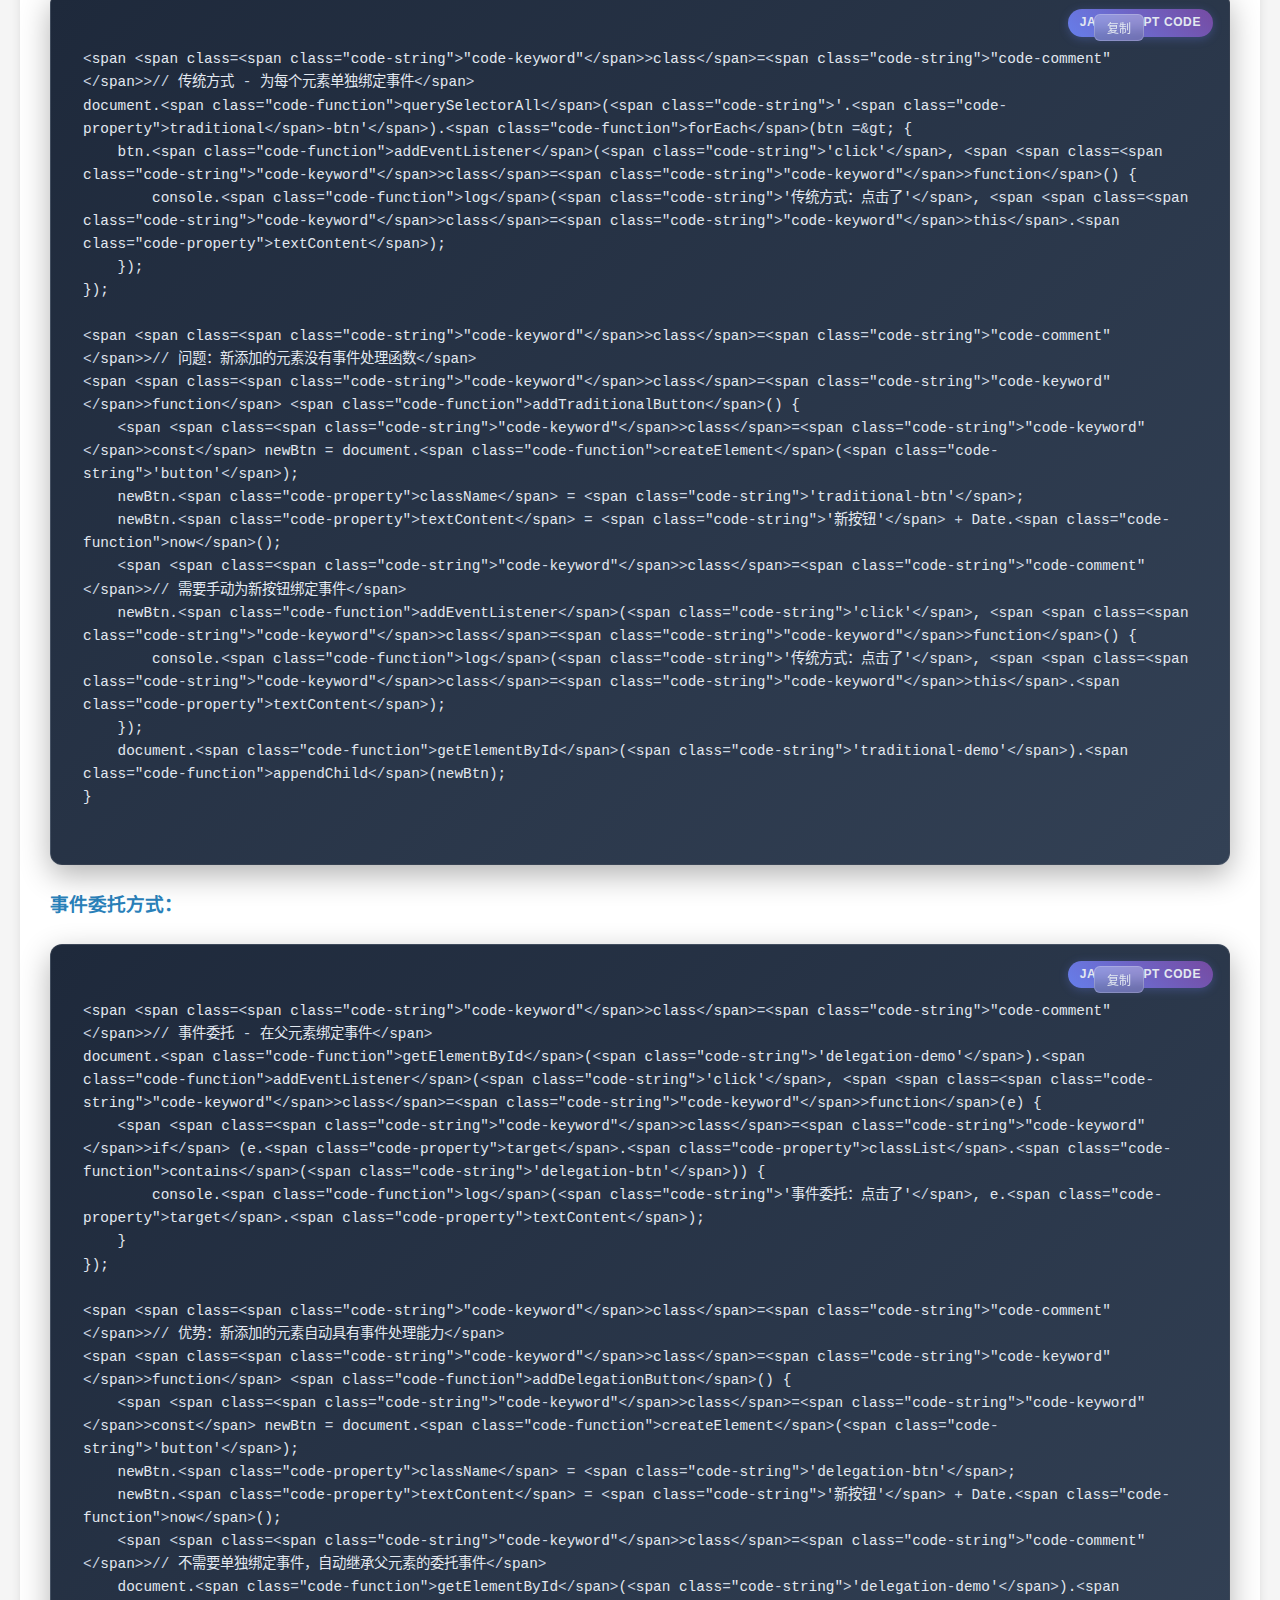
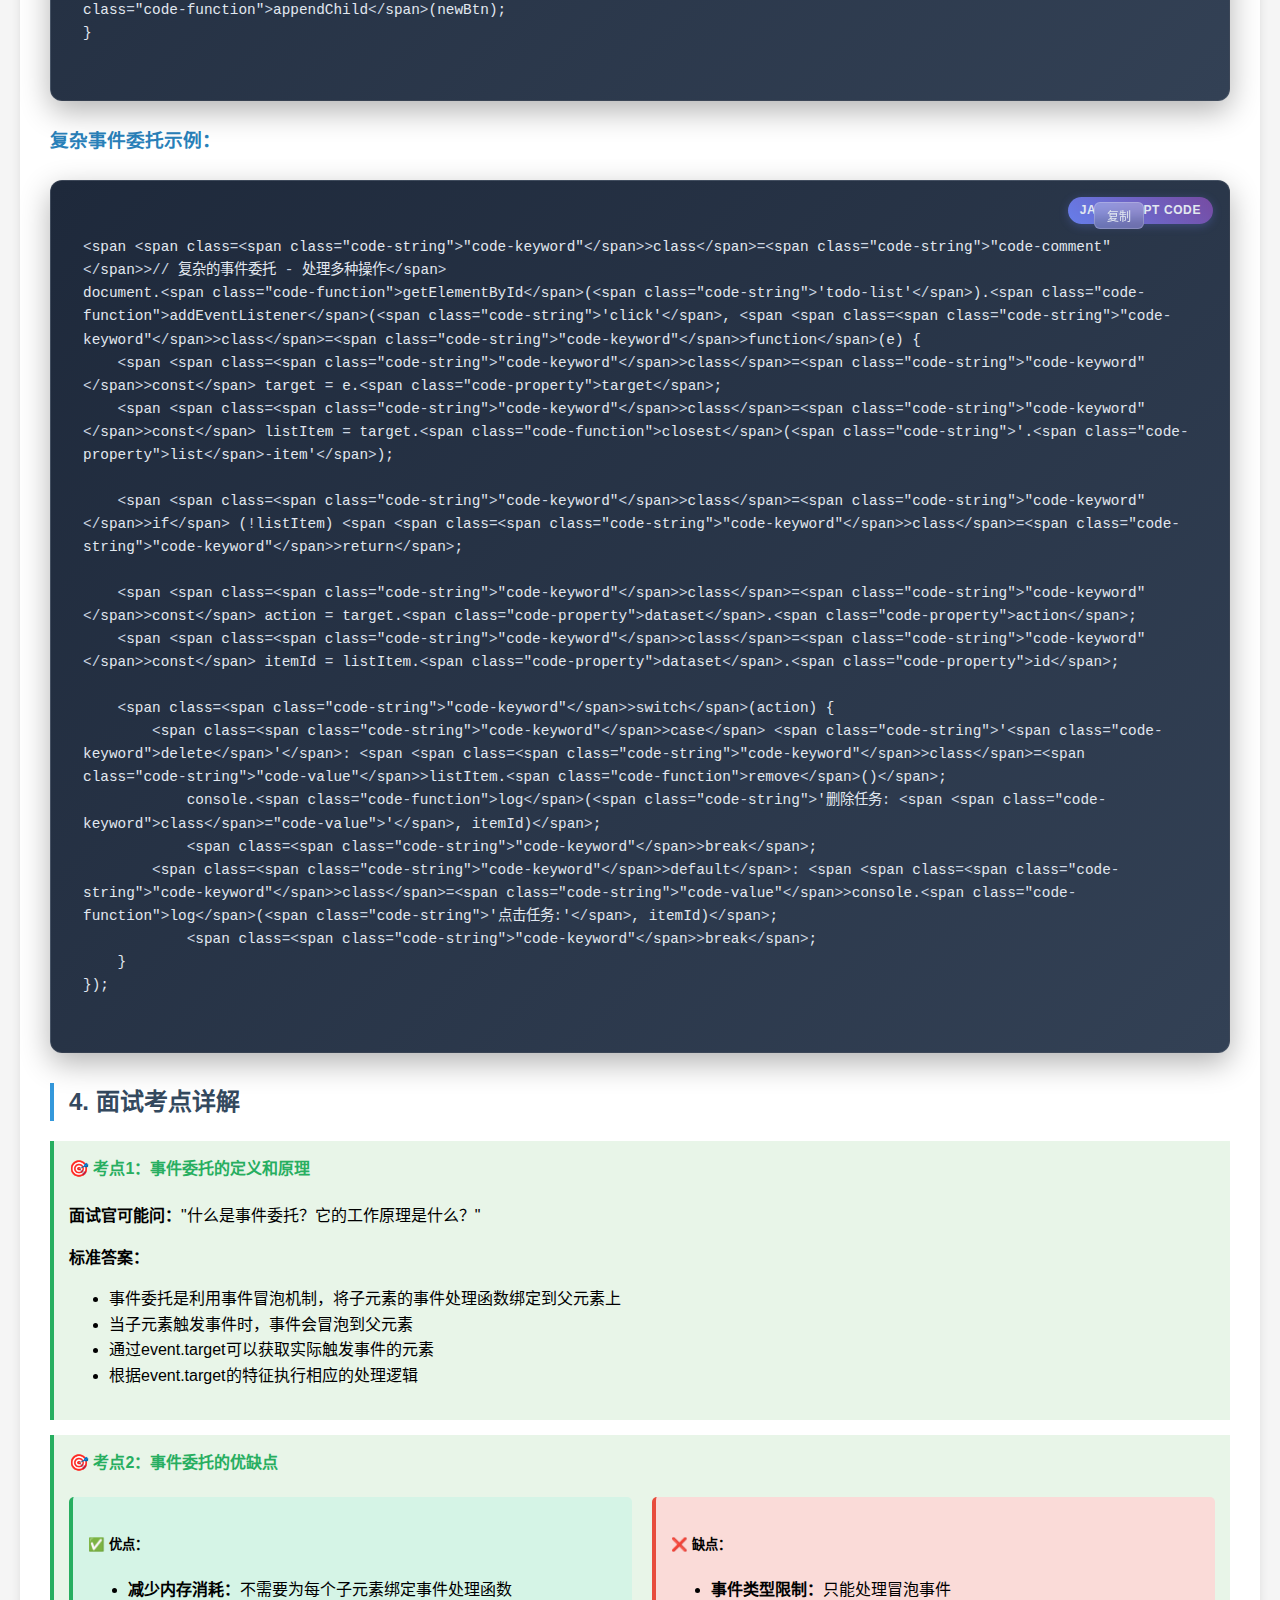
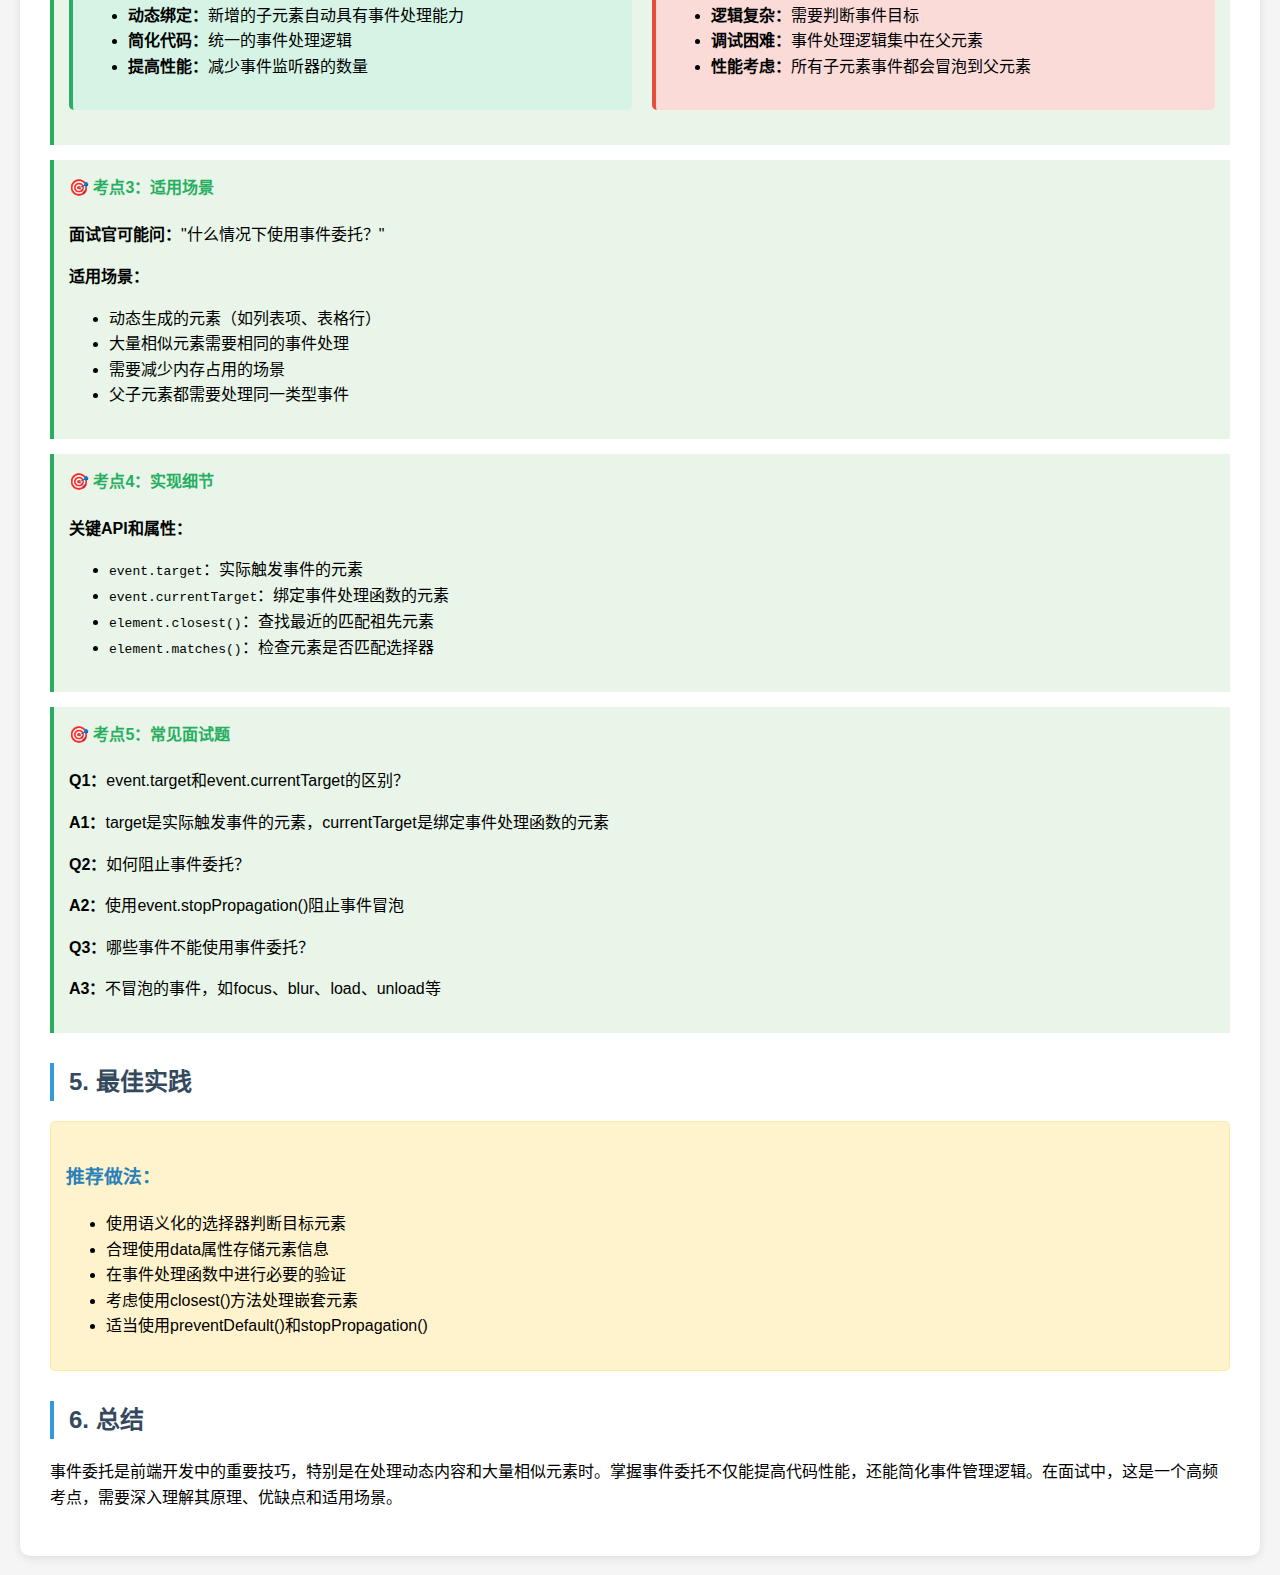
<file: HTML教学演示/06-事件委托教学.html>
<!DOCTYPE html>
<html lang="zh-CN">
<head>
    <meta charset="UTF-8">
    <meta name="viewport" content="width=device-width, initial-scale=1.0">
    <title>事件委托教学文档 - 面试考点详解</title>
    <style>
        body {
            font-family: 'Microsoft YaHei', Arial, sans-serif;
            line-height: 1.6;
            margin: 0;
            padding: 20px;
            background-color: #f5f5f5;
        }
        
        .container {
            max-width: 1200px;
            margin: 0 auto;
            background: white;
            padding: 30px;
            border-radius: 10px;
            box-shadow: 0 2px 10px rgba(0,0,0,0.1);
        }
        
        h1 {
            color: #2c3e50;
            text-align: center;
            border-bottom: 3px solid #3498db;
            padding-bottom: 10px;
        }
        
        h2 {
            color: #34495e;
            border-left: 4px solid #3498db;
            padding-left: 15px;
            margin-top: 30px;
        }
        
        h3 {
            color: #2980b9;
            margin-top: 25px;
        }
        
        .highlight {
            background-color: #fff3cd;
            border: 1px solid #ffeaa7;
            border-radius: 5px;
            padding: 15px;
            margin: 15px 0;
        }
        
        .interview-point {
            background-color: #e8f5e8;
            border-left: 4px solid #27ae60;
            padding: 15px;
            margin: 15px 0;
        }
        
        .interview-point h4 {
            color: #27ae60;
            margin-top: 0;
        }
        
        .demo-area {
            border: 2px solid #ddd;
            border-radius: 8px;
            padding: 20px;
            margin: 20px 0;
            background-color: #fafafa;
        }
        
        .demo-buttons {
            margin: 10px 0;
        }
        
        button {
            background-color: #3498db;
            color: white;
            border: none;
            padding: 10px 15px;
            margin: 5px;
            border-radius: 5px;
            cursor: pointer;
            transition: background-color 0.3s;
        }
        
        button:hover {
            background-color: #2980b9;
        }
        
        .list-item {
            background-color: #ecf0f1;
            margin: 5px 0;
            padding: 10px;
            border-radius: 5px;
            cursor: pointer;
            transition: background-color 0.3s;
        }
        
        .list-item:hover {
            background-color: #d5dbdb;
        }
        
        .code-block {
            background-color: #2c3e50;
            color: #ecf0f1;
            padding: 15px;
            border-radius: 5px;
            overflow-x: auto;
            margin: 15px 0;
            font-family: 'Courier New', monospace;
        }
        
        .pros-cons {
            display: grid;
            grid-template-columns: 1fr 1fr;
            gap: 20px;
            margin: 20px 0;
        }
        
        .pros, .cons {
            padding: 15px;
            border-radius: 5px;
        }
        
        .pros {
            background-color: #d5f4e6;
            border-left: 4px solid #27ae60;
        }
        
        .cons {
            background-color: #fadbd8;
            border-left: 4px solid #e74c3c;
        }
        
        .log-area {
            background-color: #2c3e50;
            color: #ecf0f1;
            padding: 15px;
            border-radius: 5px;
            min-height: 100px;
            font-family: 'Courier New', monospace;
            margin: 15px 0;
        }
        
        .clear-log {
            background-color: #e74c3c;
        }
        
        .clear-log:hover {
            background-color: #c0392b;
        }
        
        @media (max-width: 768px) {
            .pros-cons {
                grid-template-columns: 1fr;
            }
        }
    </style>
    <!-- 代码高亮样式 -->
    <link rel="stylesheet" href="../shared/code-highlight.css">
</head>
<body>
    <div class="container">
        <h1>事件委托教学文档 - 面试考点详解</h1>
        
        <h2>1. 什么是事件委托？</h2>
        <div class="highlight">
            <p><strong>事件委托（Event Delegation）</strong>是一种利用事件冒泡机制的编程技巧，将子元素的事件处理函数绑定到父元素上，通过判断事件的目标元素来执行相应的操作。</p>
        </div>
        
        <h3>核心原理：</h3>
        <ul>
            <li>利用DOM事件的<strong>冒泡机制</strong></li>
            <li>在父元素上监听事件</li>
            <li>通过<code>event.target</code>判断实际触发事件的子元素</li>
            <li>根据不同的子元素执行不同的处理逻辑</li>
        </ul>
        
        <h2>2. 实际演示</h2>
        
        <h3>示例1：传统方式 vs 事件委托</h3>
        <div class="demo-area">
            <h4>传统方式（为每个按钮绑定事件）：</h4>
            <div id="traditional-demo">
                <button class="traditional-btn">按钮1</button>
                <button class="traditional-btn">按钮2</button>
                <button class="traditional-btn">按钮3</button>
                <button onclick="addTraditionalButton()">添加新按钮</button>
            </div>
            
            <h4>事件委托方式（在父元素绑定事件）：</h4>
            <div id="delegation-demo">
                <button class="delegation-btn">按钮A</button>
                <button class="delegation-btn">按钮B</button>
                <button class="delegation-btn">按钮C</button>
                <button onclick="addDelegationButton()">添加新按钮</button>
            </div>
            
            <button class="clear-log" onclick="clearLog()">清空日志</button>
            <div id="log" class="log-area">点击上面的按钮查看效果...</div>
        </div>
        
        <h3>示例2：动态列表操作</h3>
        <div class="demo-area">
            <div id="todo-list">
                <div class="list-item" data-id="1">任务1 <span class="delete-btn" data-action="delete">❌</span></div>
                <div class="list-item" data-id="2">任务2 <span class="delete-btn" data-action="delete">❌</span></div>
                <div class="list-item" data-id="3">任务3 <span class="delete-btn" data-action="delete">❌</span></div>
            </div>
            <button onclick="addTodoItem()">添加新任务</button>
        </div>
        
        <h2>3. 代码实现</h2>
        
        <h3>传统方式：</h3>
        <div class="code-block">
// 传统方式 - 为每个元素单独绑定事件
document.querySelectorAll('.traditional-btn').forEach(btn => {
    btn.addEventListener('click', function() {
        console.log('传统方式：点击了', this.textContent);
    });
});

// 问题：新添加的元素没有事件处理函数
function addTraditionalButton() {
    const newBtn = document.createElement('button');
    newBtn.className = 'traditional-btn';
    newBtn.textContent = '新按钮' + Date.now();
    // 需要手动为新按钮绑定事件
    newBtn.addEventListener('click', function() {
        console.log('传统方式：点击了', this.textContent);
    });
    document.getElementById('traditional-demo').appendChild(newBtn);
}
        </div>
        
        <h3>事件委托方式：</h3>
        <div class="code-block">
// 事件委托 - 在父元素绑定事件
document.getElementById('delegation-demo').addEventListener('click', function(e) {
    if (e.target.classList.contains('delegation-btn')) {
        console.log('事件委托：点击了', e.target.textContent);
    }
});

// 优势：新添加的元素自动具有事件处理能力
function addDelegationButton() {
    const newBtn = document.createElement('button');
    newBtn.className = 'delegation-btn';
    newBtn.textContent = '新按钮' + Date.now();
    // 不需要单独绑定事件，自动继承父元素的委托事件
    document.getElementById('delegation-demo').appendChild(newBtn);
}
        </div>
        
        <h3>复杂事件委托示例：</h3>
        <div class="code-block">
// 复杂的事件委托 - 处理多种操作
document.getElementById('todo-list').addEventListener('click', function(e) {
    const target = e.target;
    const listItem = target.closest('.list-item');
    
    if (!listItem) return;
    
    const action = target.dataset.action;
    const itemId = listItem.dataset.id;
    
    switch(action) {
        case 'delete':
            listItem.remove();
            console.log('删除任务:', itemId);
            break;
        default:
            console.log('点击任务:', itemId);
            break;
    }
});
        </div>
        
        <h2>4. 面试考点详解</h2>
        
        <div class="interview-point">
            <h4>🎯 考点1：事件委托的定义和原理</h4>
            <p><strong>面试官可能问：</strong>"什么是事件委托？它的工作原理是什么？"</p>
            <p><strong>标准答案：</strong></p>
            <ul>
                <li>事件委托是利用事件冒泡机制，将子元素的事件处理函数绑定到父元素上</li>
                <li>当子元素触发事件时，事件会冒泡到父元素</li>
                <li>通过event.target可以获取实际触发事件的元素</li>
                <li>根据event.target的特征执行相应的处理逻辑</li>
            </ul>
        </div>
        
        <div class="interview-point">
            <h4>🎯 考点2：事件委托的优缺点</h4>
            <div class="pros-cons">
                <div class="pros">
                    <h5>✅ 优点：</h5>
                    <ul>
                        <li><strong>减少内存消耗：</strong>不需要为每个子元素绑定事件处理函数</li>
                        <li><strong>动态绑定：</strong>新增的子元素自动具有事件处理能力</li>
                        <li><strong>简化代码：</strong>统一的事件处理逻辑</li>
                        <li><strong>提高性能：</strong>减少事件监听器的数量</li>
                    </ul>
                </div>
                <div class="cons">
                    <h5>❌ 缺点：</h5>
                    <ul>
                        <li><strong>事件类型限制：</strong>只能处理冒泡事件</li>
                        <li><strong>逻辑复杂：</strong>需要判断事件目标</li>
                        <li><strong>调试困难：</strong>事件处理逻辑集中在父元素</li>
                        <li><strong>性能考虑：</strong>所有子元素事件都会冒泡到父元素</li>
                    </ul>
                </div>
            </div>
        </div>
        
        <div class="interview-point">
            <h4>🎯 考点3：适用场景</h4>
            <p><strong>面试官可能问：</strong>"什么情况下使用事件委托？"</p>
            <p><strong>适用场景：</strong></p>
            <ul>
                <li>动态生成的元素（如列表项、表格行）</li>
                <li>大量相似元素需要相同的事件处理</li>
                <li>需要减少内存占用的场景</li>
                <li>父子元素都需要处理同一类型事件</li>
            </ul>
        </div>
        
        <div class="interview-point">
            <h4>🎯 考点4：实现细节</h4>
            <p><strong>关键API和属性：</strong></p>
            <ul>
                <li><code>event.target</code>：实际触发事件的元素</li>
                <li><code>event.currentTarget</code>：绑定事件处理函数的元素</li>
                <li><code>element.closest()</code>：查找最近的匹配祖先元素</li>
                <li><code>element.matches()</code>：检查元素是否匹配选择器</li>
            </ul>
        </div>
        
        <div class="interview-point">
            <h4>🎯 考点5：常见面试题</h4>
            <p><strong>Q1：</strong>event.target和event.currentTarget的区别？</p>
            <p><strong>A1：</strong>target是实际触发事件的元素，currentTarget是绑定事件处理函数的元素</p>
            
            <p><strong>Q2：</strong>如何阻止事件委托？</p>
            <p><strong>A2：</strong>使用event.stopPropagation()阻止事件冒泡</p>
            
            <p><strong>Q3：</strong>哪些事件不能使用事件委托？</p>
            <p><strong>A3：</strong>不冒泡的事件，如focus、blur、load、unload等</p>
        </div>
        
        <h2>5. 最佳实践</h2>
        <div class="highlight">
            <h3>推荐做法：</h3>
            <ul>
                <li>使用语义化的选择器判断目标元素</li>
                <li>合理使用data属性存储元素信息</li>
                <li>在事件处理函数中进行必要的验证</li>
                <li>考虑使用closest()方法处理嵌套元素</li>
                <li>适当使用preventDefault()和stopPropagation()</li>
            </ul>
        </div>
        
        <h2>6. 总结</h2>
        <p>事件委托是前端开发中的重要技巧，特别是在处理动态内容和大量相似元素时。掌握事件委托不仅能提高代码性能，还能简化事件管理逻辑。在面试中，这是一个高频考点，需要深入理解其原理、优缺点和适用场景。</p>
    </div>

    <script>
        let buttonCounter = 1;
        let todoCounter = 4;
        
        // 传统方式 - 为每个按钮单独绑定事件
        document.querySelectorAll('.traditional-btn').forEach(btn => {
            btn.addEventListener('click', function() {
                log('传统方式：点击了 ' + this.textContent);
            });
        });
        
        // 事件委托方式 - 在父元素绑定事件
        document.getElementById('delegation-demo').addEventListener('click', function(e) {
            if (e.target.classList.contains('delegation-btn')) {
                log('事件委托：点击了 ' + e.target.textContent);
            }
        });
        
        // Todo列表事件委托
        document.getElementById('todo-list').addEventListener('click', function(e) {
            const target = e.target;
            const listItem = target.closest('.list-item');
            
            if (!listItem) return;
            
            const action = target.dataset.action;
            const itemId = listItem.dataset.id;
            
            if (action === 'delete') {
                listItem.remove();
                log('删除任务: ' + itemId);
            } else {
                log('点击任务: ' + itemId);
            }
        });
        
        function addTraditionalButton() {
            const newBtn = document.createElement('button');
            newBtn.className = 'traditional-btn';
            newBtn.textContent = '新按钮' + buttonCounter++;
            
            // 传统方式需要手动为新按钮绑定事件
            newBtn.addEventListener('click', function() {
                log('传统方式：点击了 ' + this.textContent);
            });
            
            const demo = document.getElementById('traditional-demo');
            demo.insertBefore(newBtn, demo.lastElementChild);
        }
        
        function addDelegationButton() {
            const newBtn = document.createElement('button');
            newBtn.className = 'delegation-btn';
            newBtn.textContent = '新按钮' + buttonCounter++;
            
            // 事件委托方式不需要单独绑定事件
            const demo = document.getElementById('delegation-demo');
            demo.insertBefore(newBtn, demo.lastElementChild);
        }
        
        function addTodoItem() {
            const newItem = document.createElement('div');
            newItem.className = 'list-item';
            newItem.dataset.id = todoCounter;
            newItem.innerHTML = `任务${todoCounter} <span class="delete-btn" data-action="delete">❌</span>`;
            
            document.getElementById('todo-list').appendChild(newItem);
            todoCounter++;
        }
        
        function log(message) {
            const logArea = document.getElementById('log');
            const time = new Date().toLocaleTimeString();
            logArea.innerHTML += `[${time}] ${message}\n`;
            logArea.scrollTop = logArea.scrollHeight;
        }
        
        function clearLog() {
            document.getElementById('log').innerHTML = '日志已清空...\n';
        }
        
        // 页面加载完成后的初始化
        document.addEventListener('DOMContentLoaded', function() {
            log('页面加载完成，可以开始测试事件委托效果');
        });
    </script>
    <!-- 代码高亮脚本 -->
    <script src="../shared/code-highlight.js"></script>
</body>
</html>
</file>
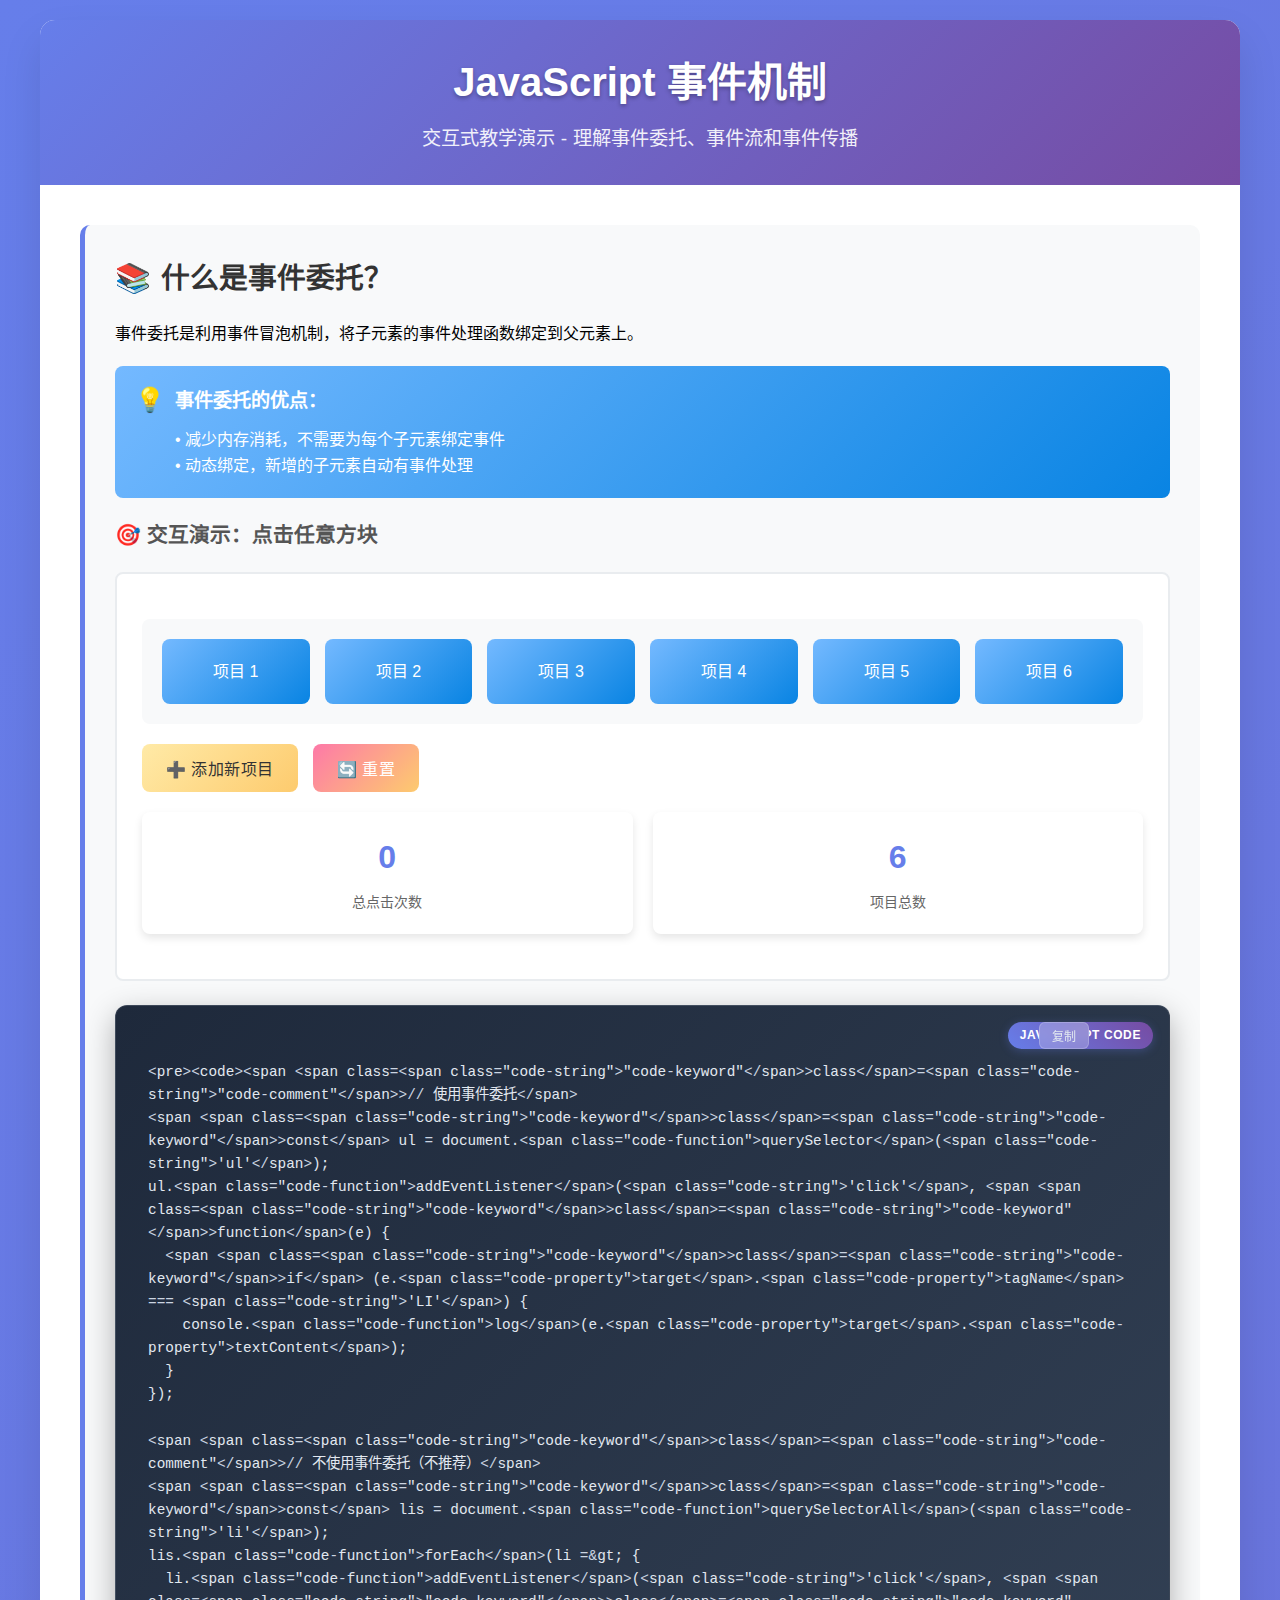
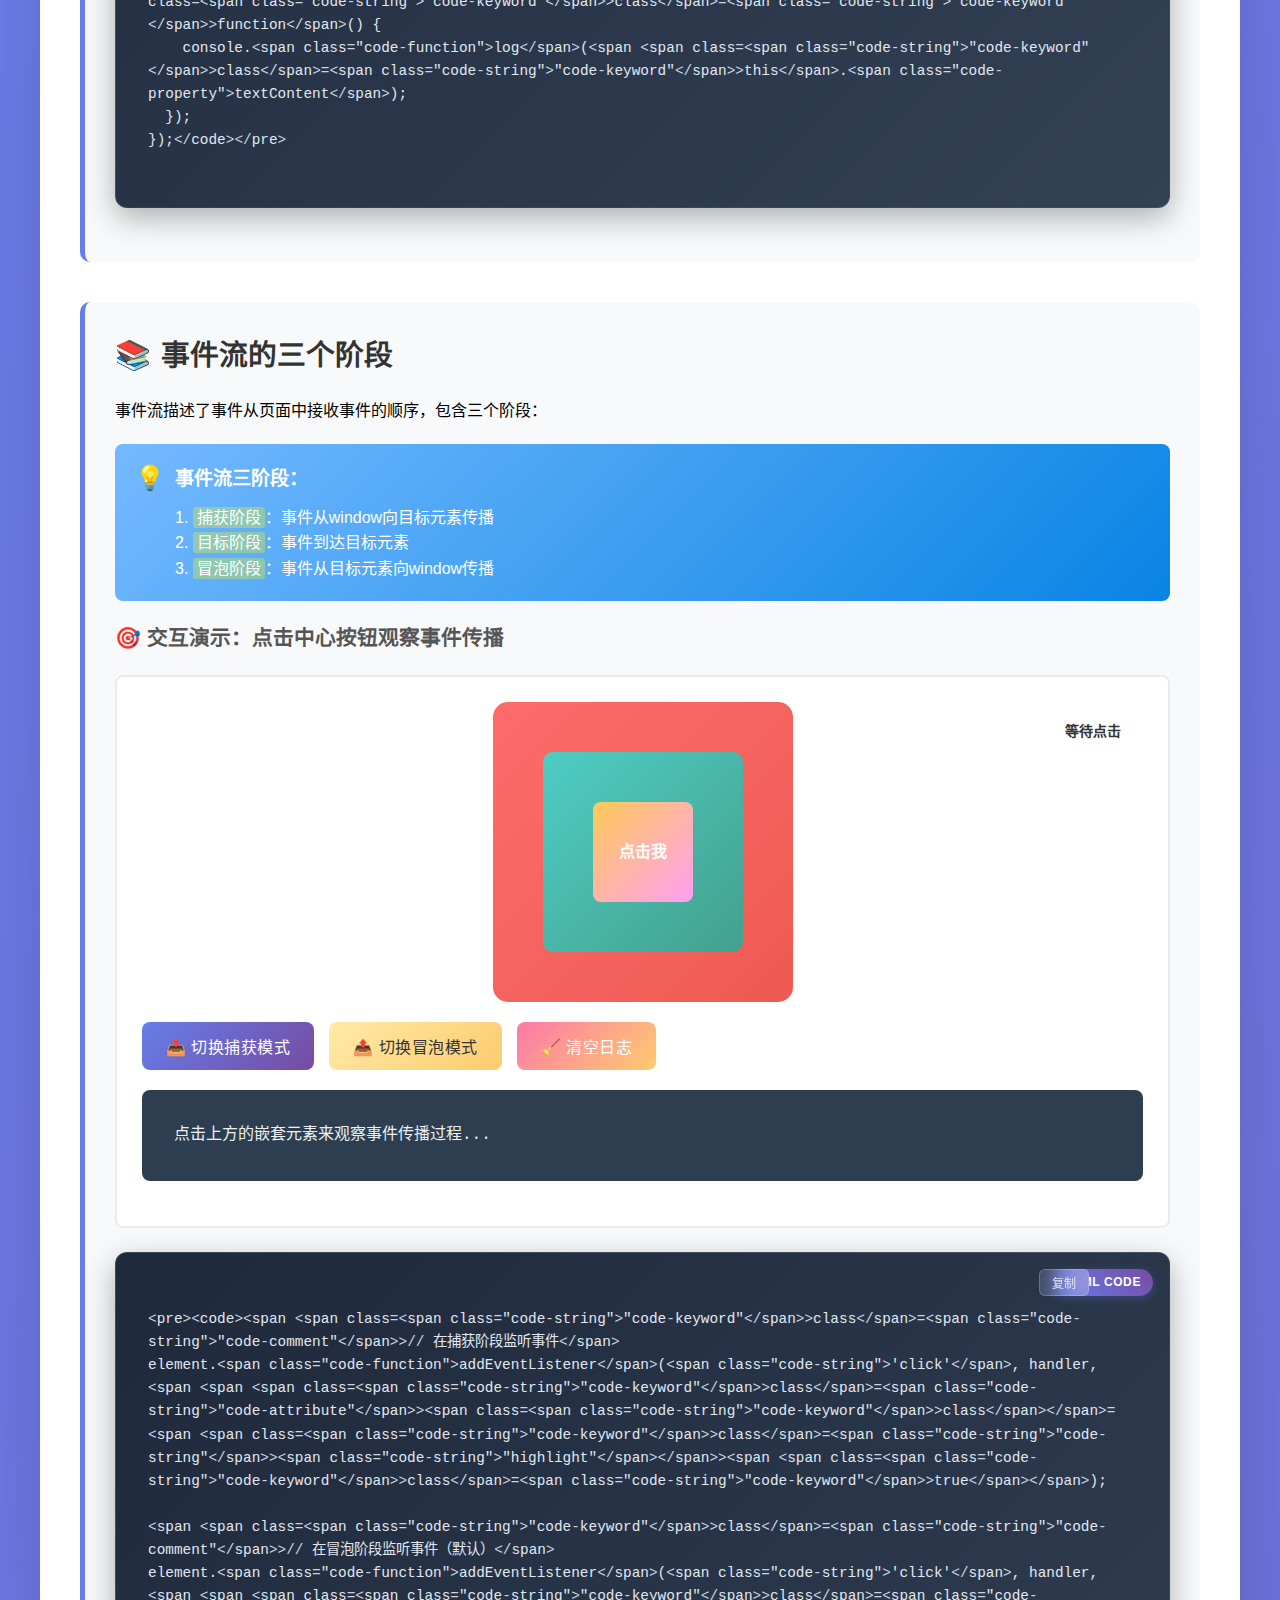
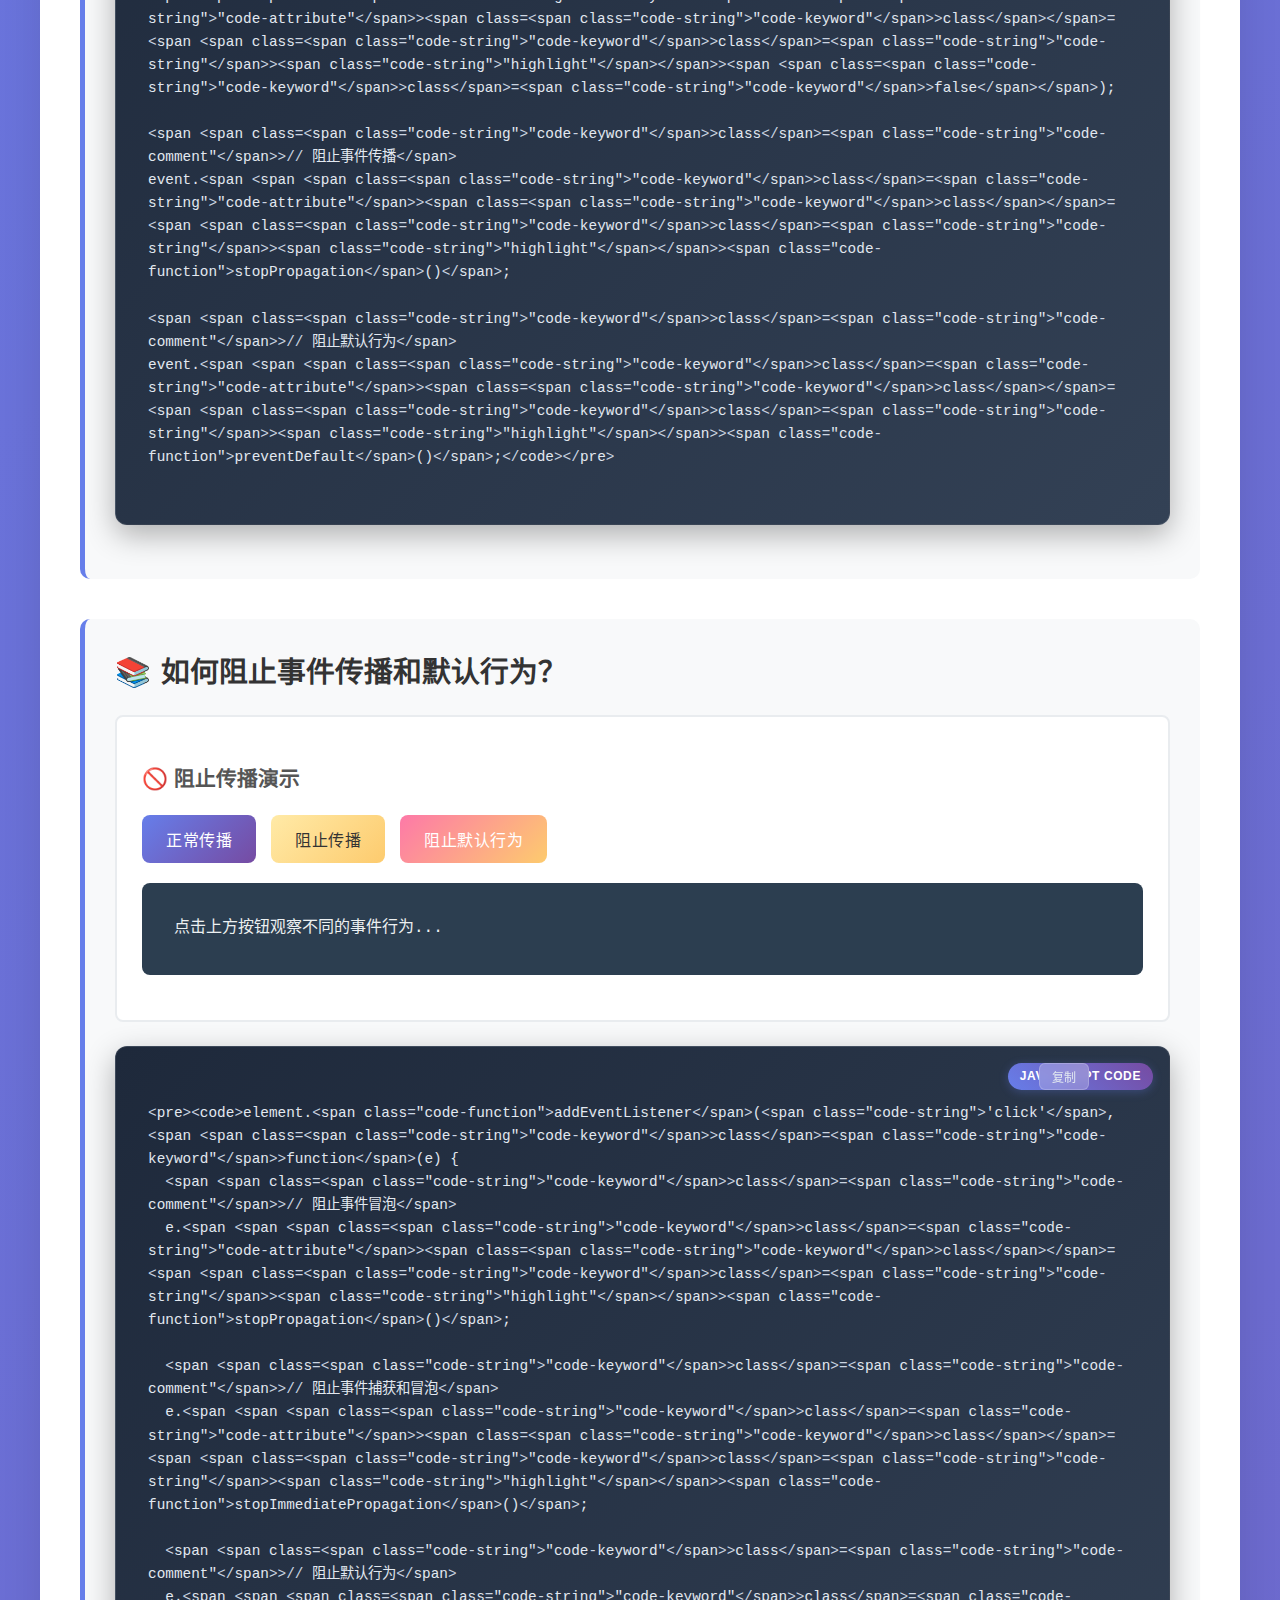
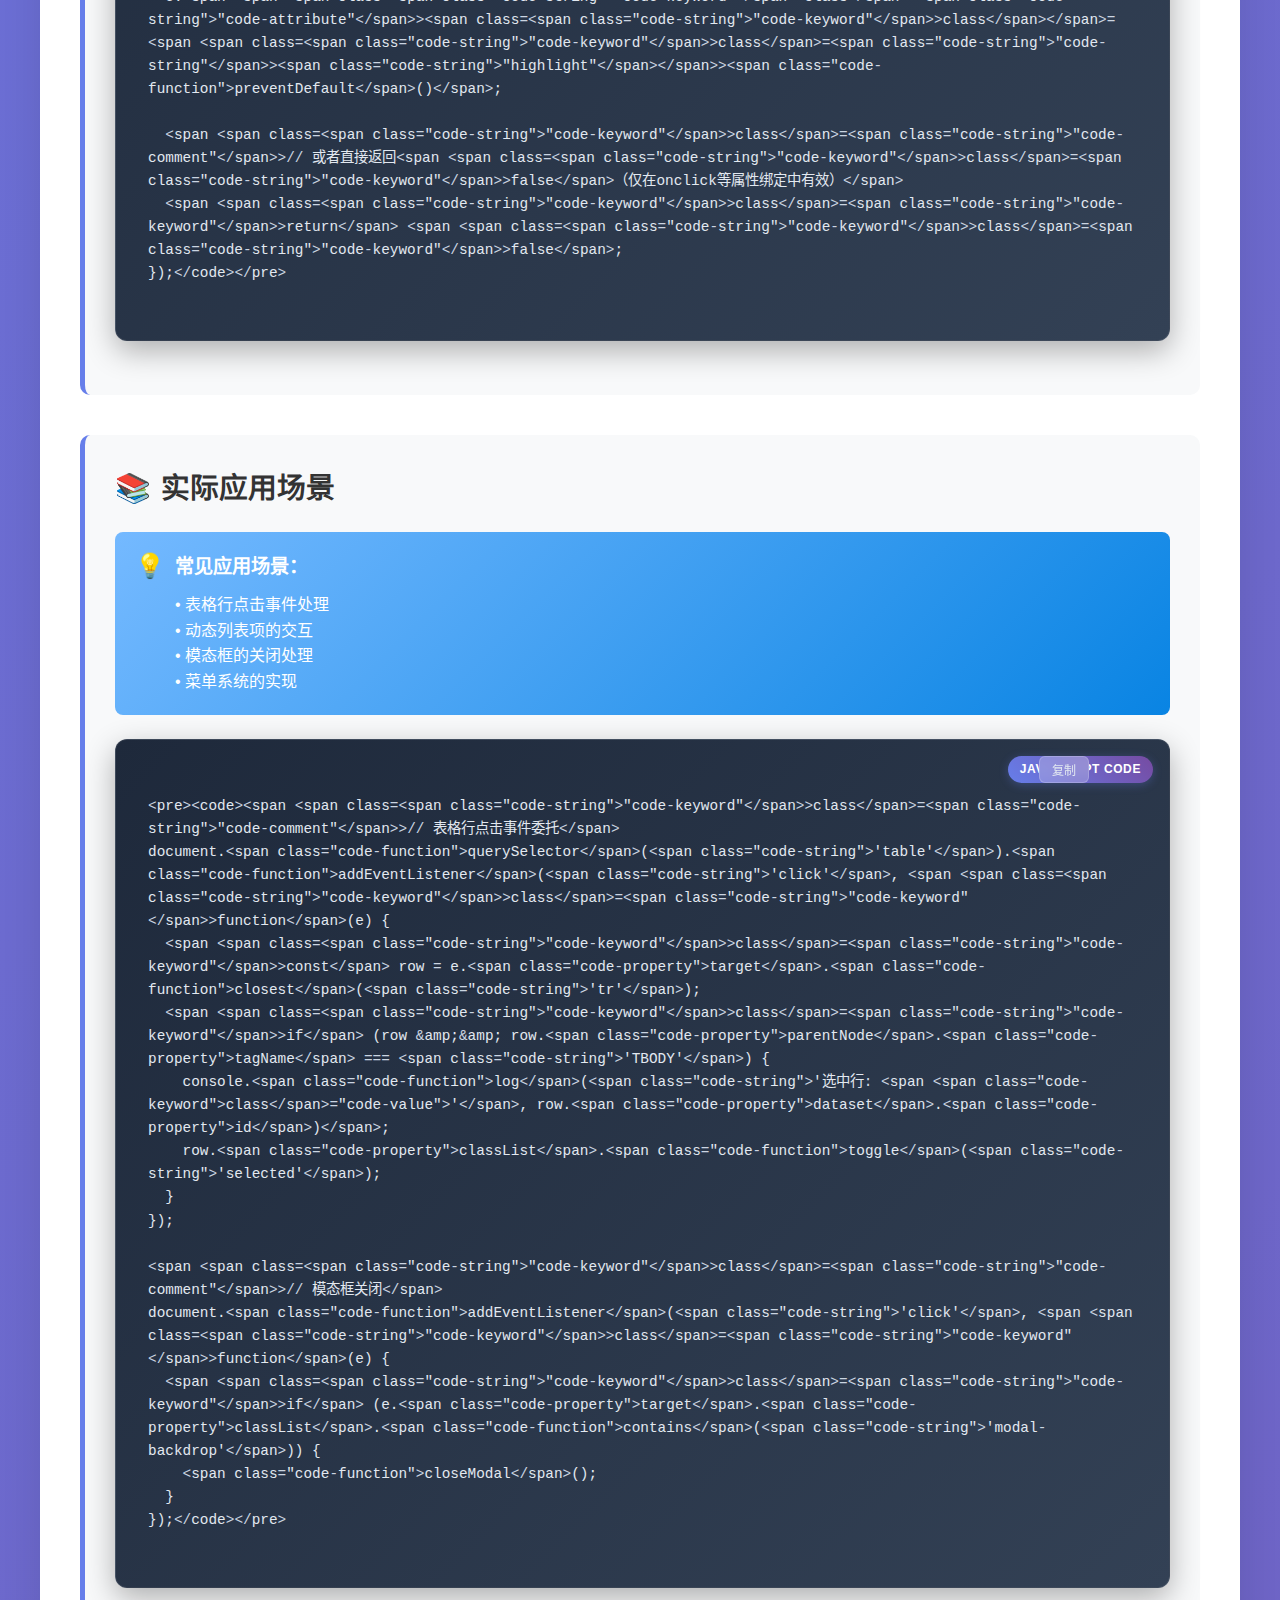
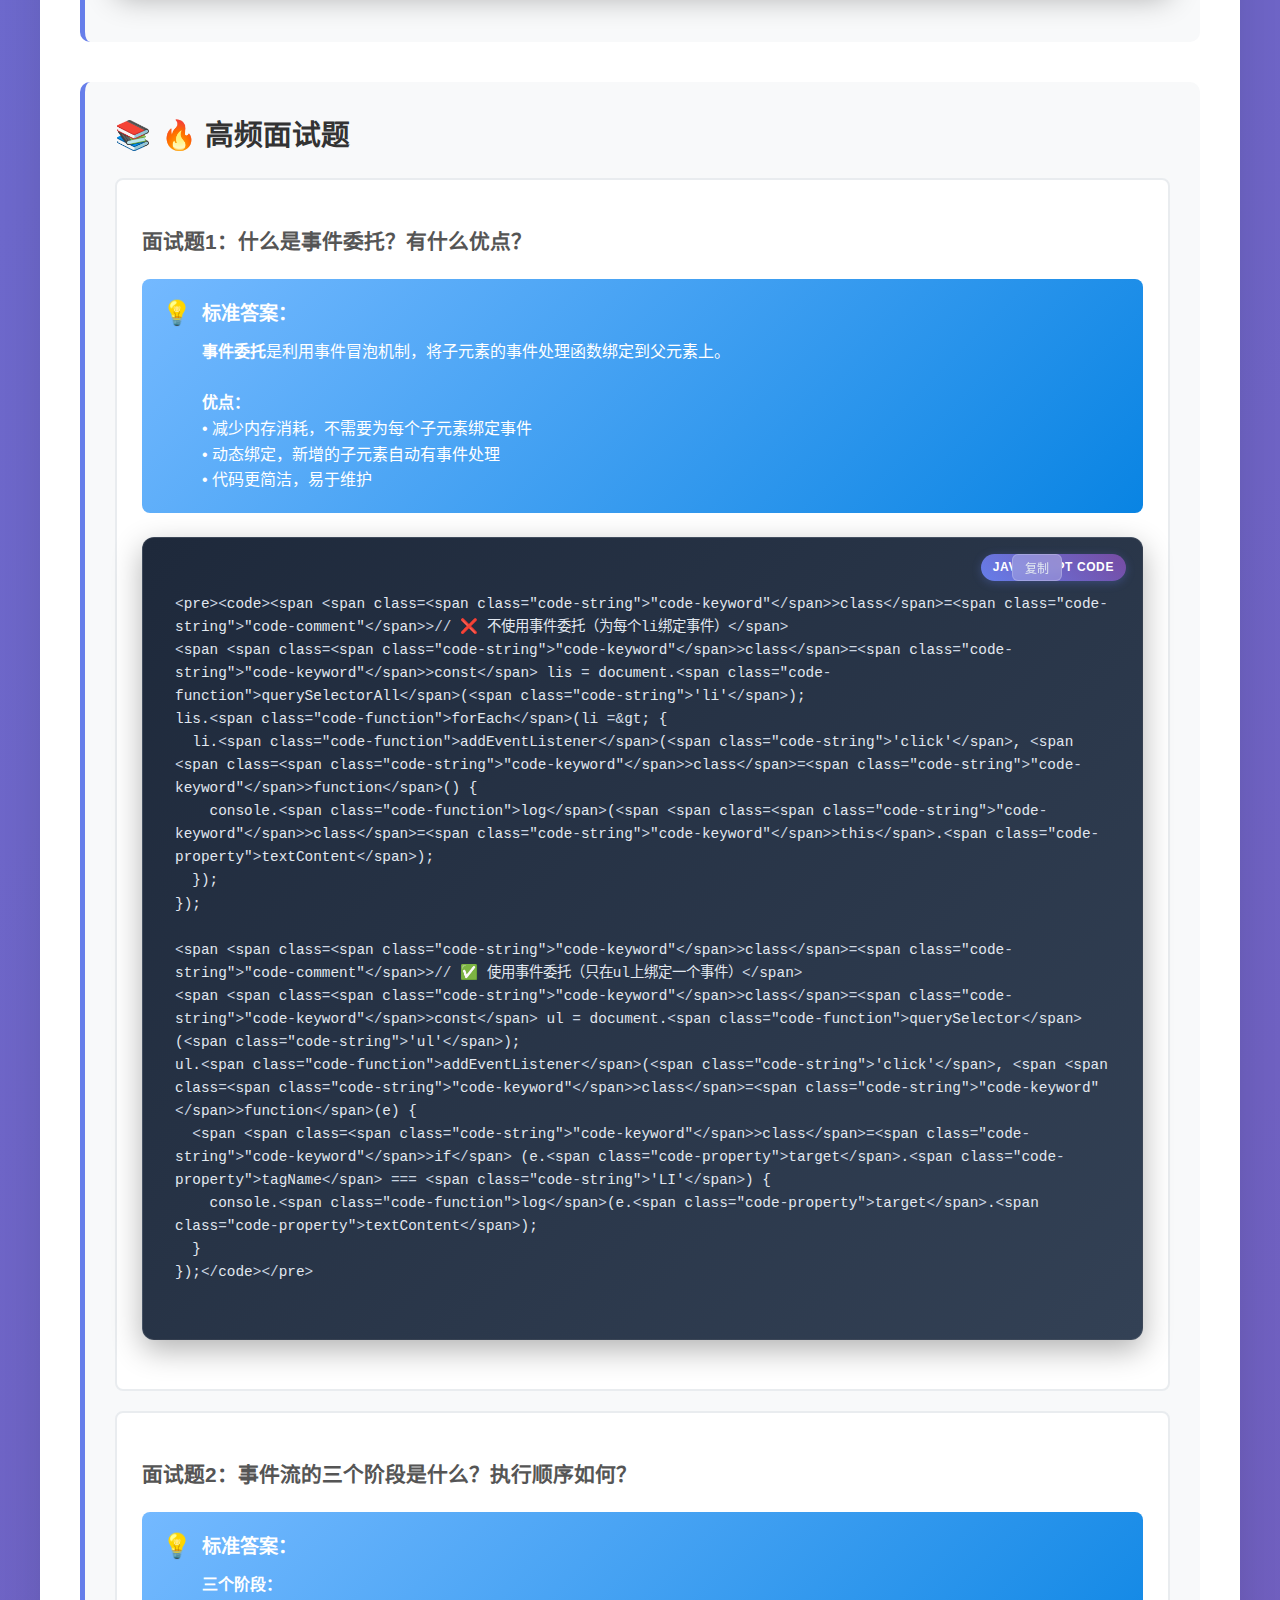
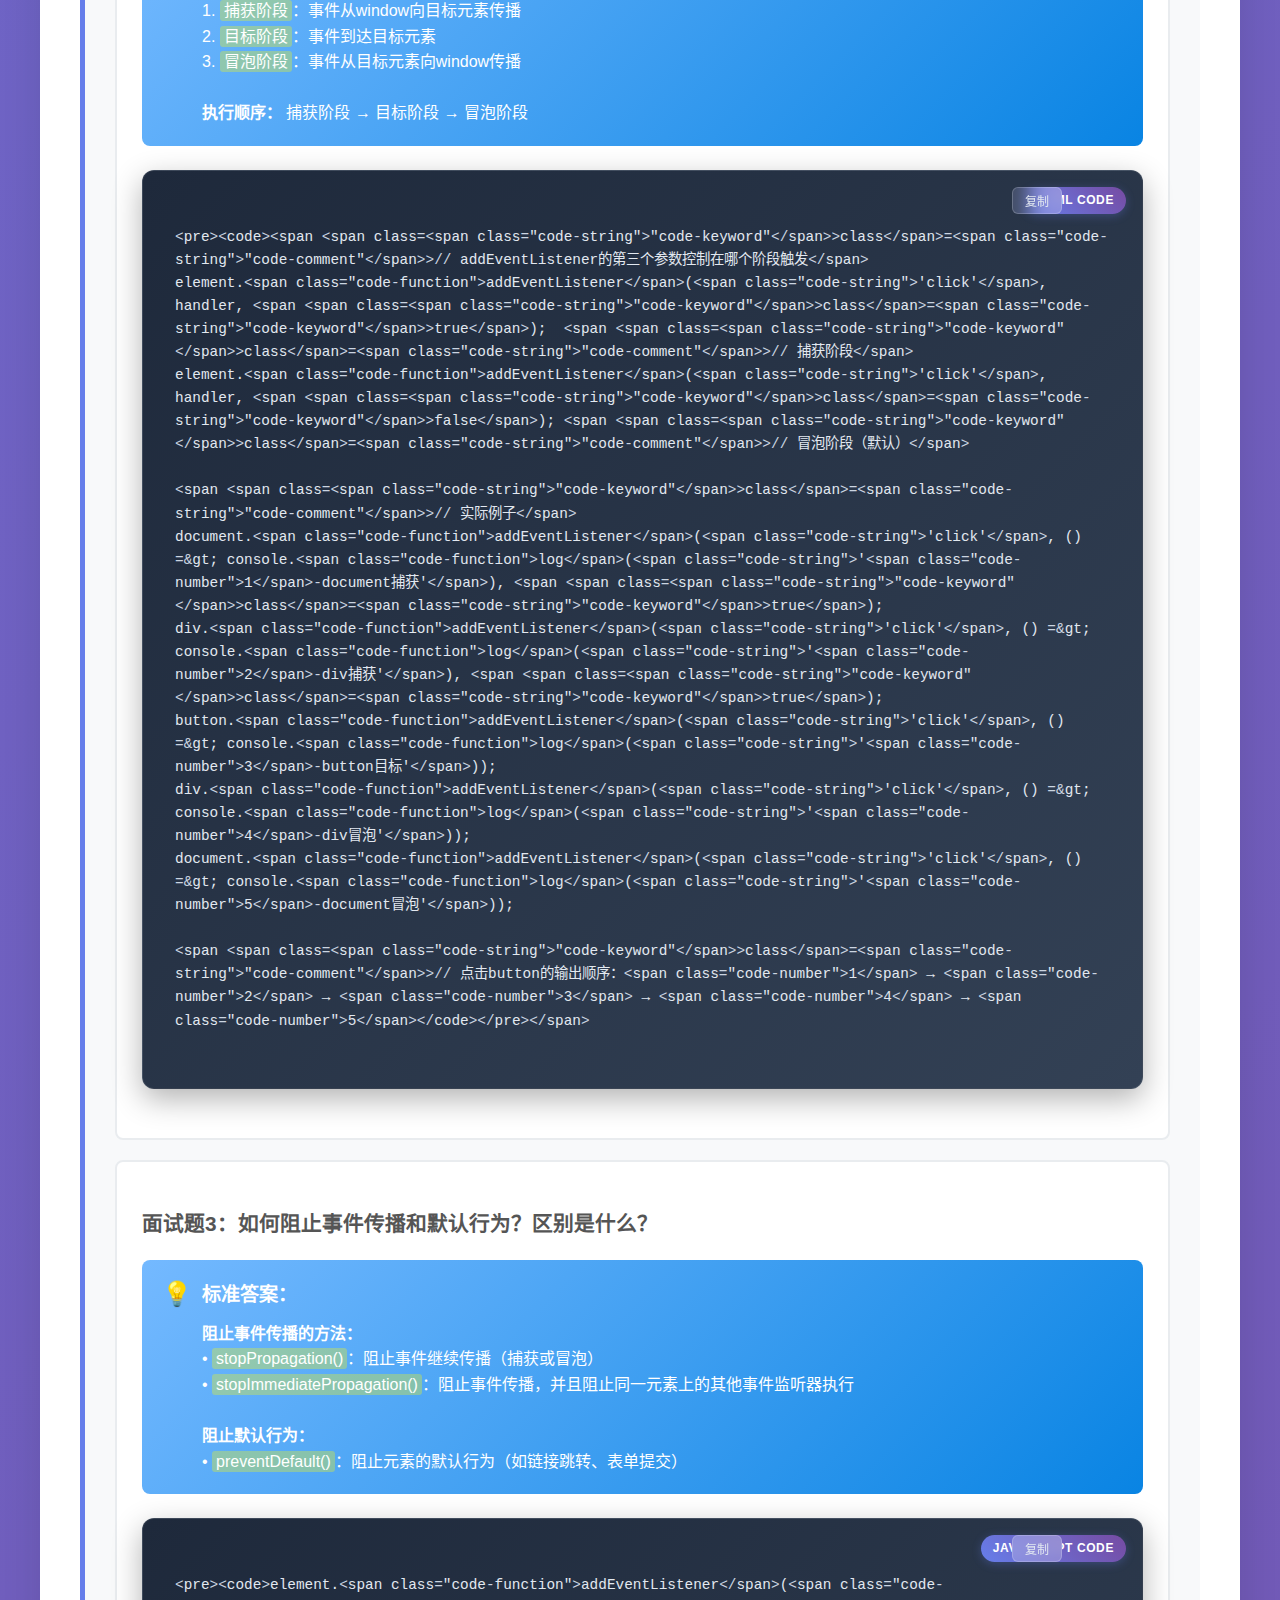
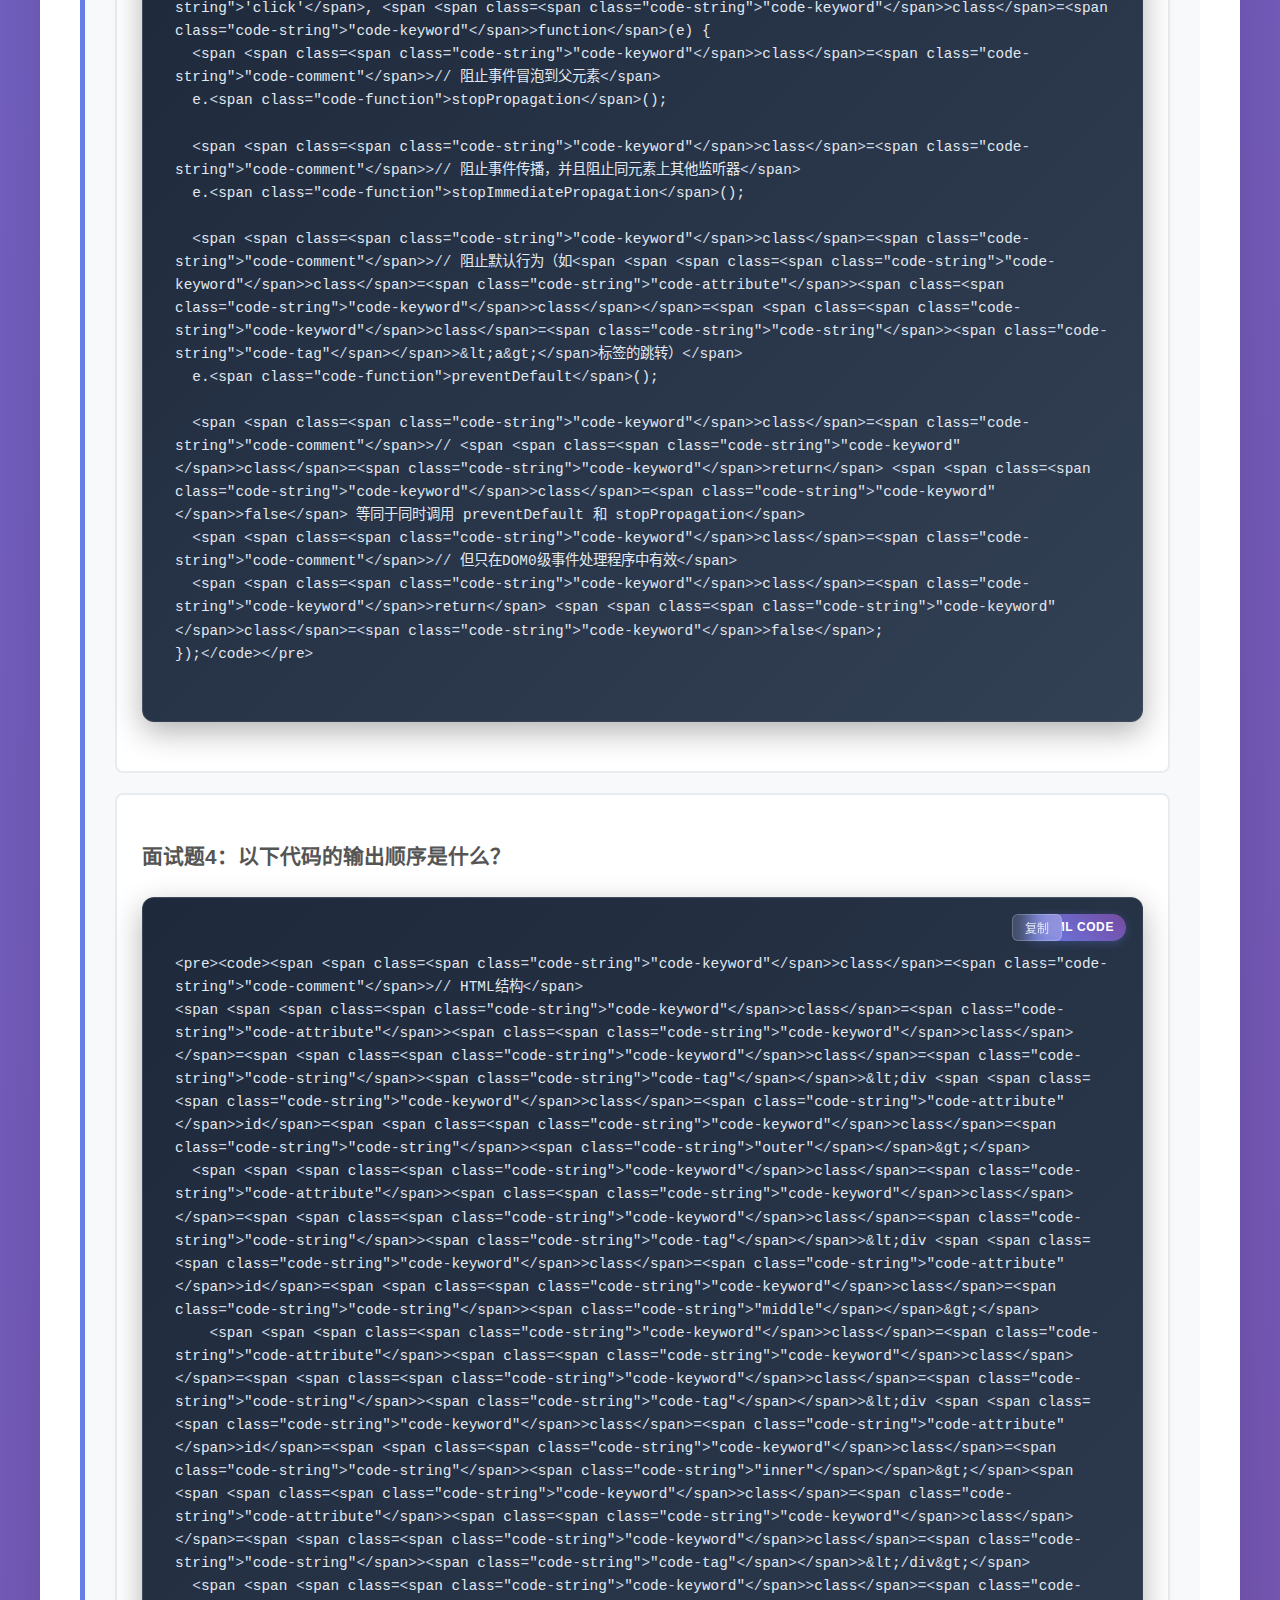
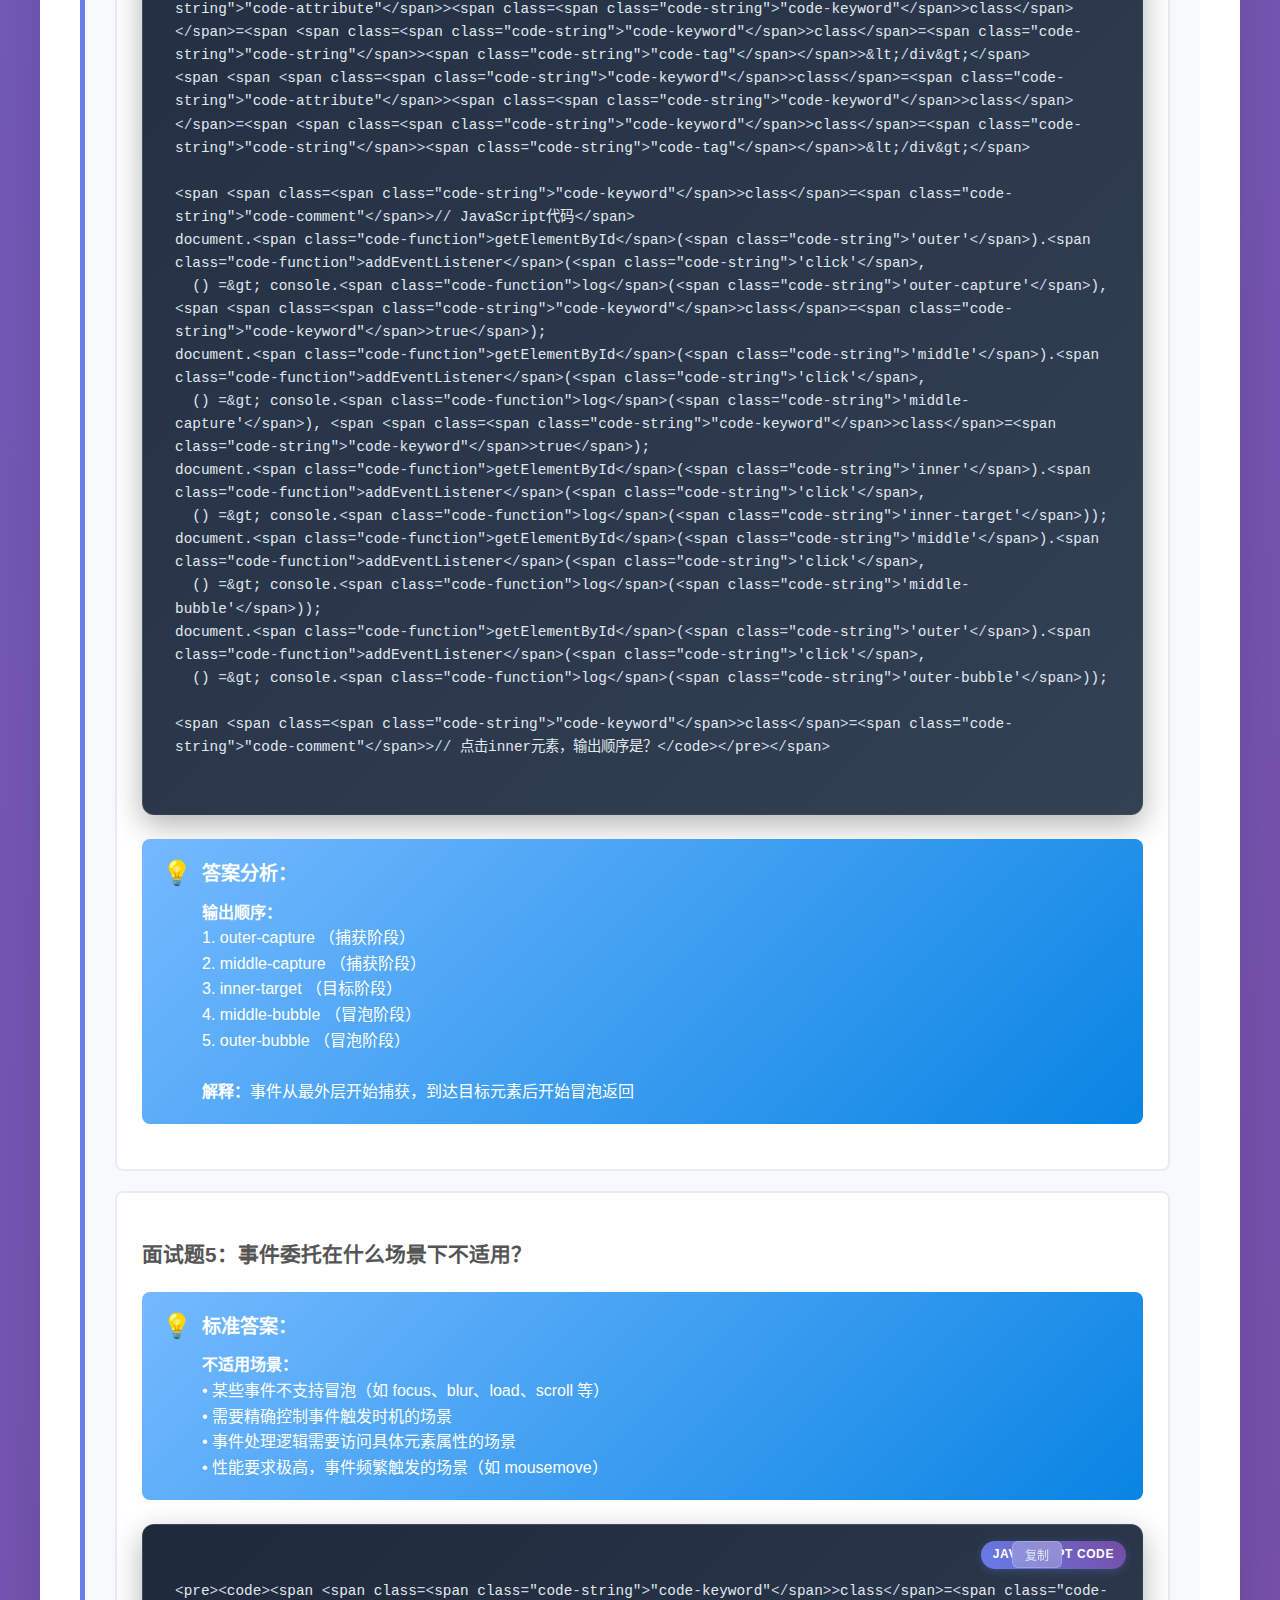
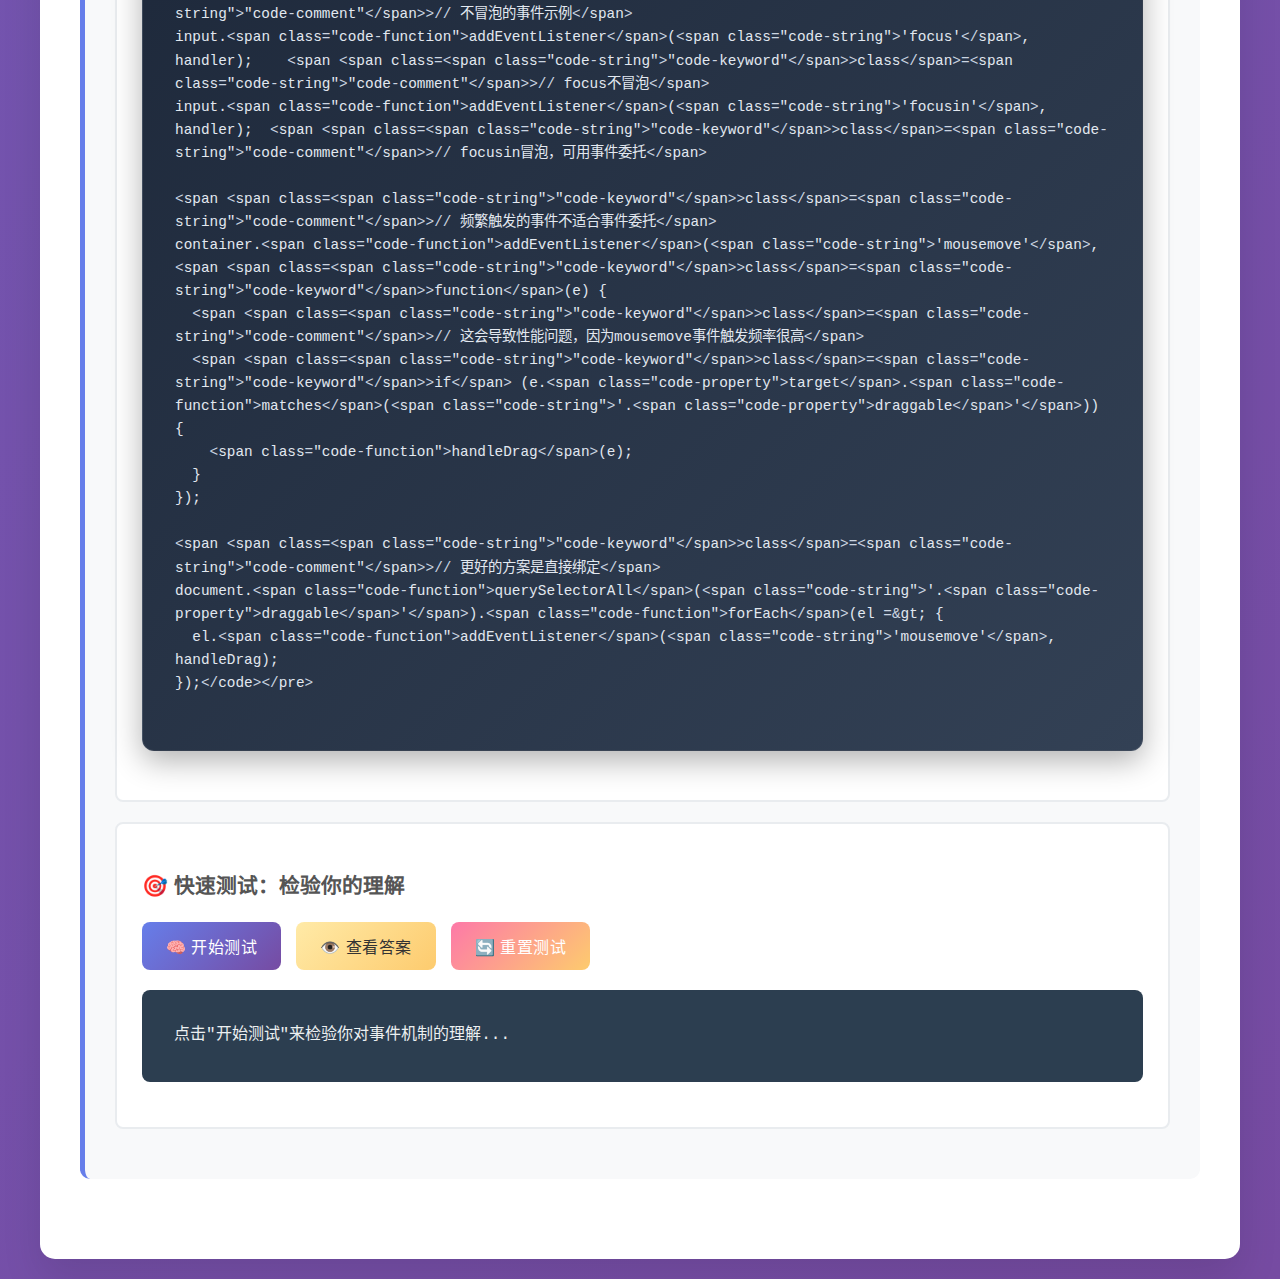
<file: js教学演示/事件机制教学.html>
<!DOCTYPE html>
<html lang="zh-CN">
<head>
    <meta charset="UTF-8">
    <meta name="viewport" content="width=device-width, initial-scale=1.0">
    <title>JavaScript 事件机制教学演示</title>
    <style>
        * {
            margin: 0;
            padding: 0;
            box-sizing: border-box;
        }

        body {
            font-family: 'Segoe UI', Tahoma, Geneva, Verdana, sans-serif;
            line-height: 1.6;
            background: linear-gradient(135deg, #667eea 0%, #764ba2 100%);
            min-height: 100vh;
            padding: 20px;
        }

        .container {
            max-width: 1200px;
            margin: 0 auto;
            background: white;
            border-radius: 15px;
            box-shadow: 0 20px 40px rgba(0,0,0,0.1);
            overflow: hidden;
        }

        .header {
            background: linear-gradient(135deg, #667eea 0%, #764ba2 100%);
            color: white;
            padding: 30px;
            text-align: center;
        }

        .header h1 {
            font-size: 2.5em;
            margin-bottom: 10px;
            text-shadow: 0 2px 4px rgba(0,0,0,0.3);
        }

        .header p {
            font-size: 1.2em;
            opacity: 0.9;
        }

        .content {
            padding: 40px;
        }

        .section {
            margin-bottom: 40px;
            padding: 30px;
            border-radius: 10px;
            background: #f8f9fa;
            border-left: 5px solid #667eea;
        }

        .section h2 {
            color: #333;
            margin-bottom: 20px;
            font-size: 1.8em;
            display: flex;
            align-items: center;
        }

        .section h2::before {
            content: "📚";
            margin-right: 10px;
        }

        .section h3 {
            color: #555;
            margin: 20px 0 10px 0;
            font-size: 1.3em;
        }

        .demo-area {
            background: white;
            border-radius: 8px;
            padding: 25px;
            margin: 20px 0;
            border: 2px solid #e9ecef;
            position: relative;
        }

        .event-flow-demo {
            display: flex;
            justify-content: center;
            align-items: center;
            min-height: 300px;
            position: relative;
        }

        .event-container {
            width: 300px;
            height: 300px;
            background: linear-gradient(135deg, #ff6b6b, #ee5a52);
            border-radius: 15px;
            display: flex;
            justify-content: center;
            align-items: center;
            cursor: pointer;
            transition: all 0.3s ease;
            position: relative;
        }

        .event-container:hover {
            transform: scale(1.05);
            box-shadow: 0 10px 25px rgba(0,0,0,0.2);
        }

        .event-middle {
            width: 200px;
            height: 200px;
            background: linear-gradient(135deg, #4ecdc4, #44a08d);
            border-radius: 10px;
            display: flex;
            justify-content: center;
            align-items: center;
            cursor: pointer;
            transition: all 0.3s ease;
        }

        .event-middle:hover {
            transform: scale(1.05);
        }

        .event-inner {
            width: 100px;
            height: 100px;
            background: linear-gradient(135deg, #feca57, #ff9ff3);
            border-radius: 8px;
            display: flex;
            justify-content: center;
            align-items: center;
            cursor: pointer;
            color: white;
            font-weight: bold;
            transition: all 0.3s ease;
        }

        .event-inner:hover {
            transform: scale(1.1);
        }

        .event-log {
            background: #2c3e50;
            color: #ecf0f1;
            padding: 20px;
            border-radius: 8px;
            margin: 20px 0;
            font-family: 'Courier New', monospace;
            max-height: 200px;
            overflow-y: auto;
        }

        .event-log .log-entry {
            margin: 5px 0;
            padding: 8px 12px;
            border-radius: 4px;
            animation: fadeIn 0.3s ease;
        }

        .log-capture {
            background: rgba(231, 76, 60, 0.2);
            border-left: 3px solid #e74c3c;
        }

        .log-target {
            background: rgba(46, 204, 113, 0.2);
            border-left: 3px solid #2ecc71;
        }

        .log-bubble {
            background: rgba(52, 152, 219, 0.2);
            border-left: 3px solid #3498db;
        }

        @keyframes fadeIn {
            from { opacity: 0; transform: translateY(-10px); }
            to { opacity: 1; transform: translateY(0); }
        }

        .controls {
            display: flex;
            gap: 15px;
            margin: 20px 0;
            flex-wrap: wrap;
        }

        .btn {
            padding: 12px 24px;
            border: none;
            border-radius: 8px;
            cursor: pointer;
            font-size: 16px;
            font-weight: 500;
            transition: all 0.3s ease;
            text-transform: uppercase;
            letter-spacing: 0.5px;
        }

        .btn-primary {
            background: linear-gradient(135deg, #667eea, #764ba2);
            color: white;
        }

        .btn-primary:hover {
            transform: translateY(-2px);
            box-shadow: 0 8px 15px rgba(102, 126, 234, 0.3);
        }

        .btn-secondary {
            background: linear-gradient(135deg, #ffeaa7, #fdcb6e);
            color: #333;
        }

        .btn-secondary:hover {
            transform: translateY(-2px);
            box-shadow: 0 8px 15px rgba(255, 234, 167, 0.3);
        }

        .btn-danger {
            background: linear-gradient(135deg, #fd79a8, #fdcb6e);
            color: white;
        }

        .btn-danger:hover {
            transform: translateY(-2px);
            box-shadow: 0 8px 15px rgba(253, 121, 168, 0.3);
        }

        .delegation-demo {
            display: grid;
            grid-template-columns: repeat(auto-fit, minmax(100px, 1fr));
            gap: 15px;
            padding: 20px;
            background: #f8f9fa;
            border-radius: 8px;
            margin: 20px 0;
        }

        .item {
            background: linear-gradient(135deg, #74b9ff, #0984e3);
            color: white;
            padding: 20px;
            border-radius: 8px;
            text-align: center;
            cursor: pointer;
            transition: all 0.3s ease;
            font-weight: 500;
        }

        .item:hover {
            transform: translateY(-5px);
            box-shadow: 0 10px 20px rgba(116, 185, 255, 0.3);
        }

        .item.clicked {
            background: linear-gradient(135deg, #00b894, #00a085);
            animation: pulse 0.6s ease;
        }

        @keyframes pulse {
            0% { transform: scale(1); }
            50% { transform: scale(1.1); }
            100% { transform: scale(1); }
        }

        .code-block {
            background: #2c3e50;
            color: #ecf0f1;
            padding: 20px;
            border-radius: 8px;
            margin: 20px 0;
            overflow-x: auto;
            font-family: 'Courier New', monospace;
            position: relative;
        }

        .code-block::before {
            content: "JavaScript";
            position: absolute;
            top: 8px;
            right: 15px;
            background: #667eea;
            color: white;
            padding: 4px 8px;
            border-radius: 4px;
            font-size: 12px;
            font-weight: bold;
        }

        .highlight {
            background: rgba(255, 255, 0, 0.3);
            padding: 2px 4px;
            border-radius: 3px;
        }

        .info-box {
            background: linear-gradient(135deg, #74b9ff, #0984e3);
            color: white;
            padding: 20px;
            border-radius: 8px;
            margin: 20px 0;
            position: relative;
        }

        .info-box::before {
            content: "💡";
            position: absolute;
            top: 15px;
            left: 20px;
            font-size: 1.5em;
        }

        .info-box h4 {
            margin-left: 40px;
            margin-bottom: 10px;
            font-size: 1.2em;
        }

        .info-box p {
            margin-left: 40px;
            line-height: 1.6;
        }

        .phase-indicator {
            position: absolute;
            top: 10px;
            right: 10px;
            background: rgba(255, 255, 255, 0.9);
            color: #333;
            padding: 8px 12px;
            border-radius: 20px;
            font-weight: bold;
            font-size: 14px;
        }

        .stats {
            display: grid;
            grid-template-columns: repeat(auto-fit, minmax(150px, 1fr));
            gap: 20px;
            margin: 20px 0;
        }

        .stat-card {
            background: white;
            padding: 20px;
            border-radius: 8px;
            text-align: center;
            box-shadow: 0 4px 8px rgba(0,0,0,0.1);
        }

        .stat-number {
            font-size: 2em;
            font-weight: bold;
            color: #667eea;
            margin-bottom: 8px;
        }

        .stat-label {
            color: #666;
            font-size: 14px;
        }

        @media (max-width: 768px) {
            .container {
                margin: 10px;
            }
            
            .content {
                padding: 20px;
            }
            
            .event-container {
                width: 250px;
                height: 250px;
            }
            
            .event-middle {
                width: 150px;
                height: 150px;
            }
            
            .event-inner {
                width: 75px;
                height: 75px;
                font-size: 12px;
            }
            
            .controls {
                justify-content: center;
            }
            
            .btn {
                padding: 10px 20px;
                font-size: 14px;
            }
        }
    </style>
    <!-- 代码高亮样式 -->
    <link rel="stylesheet" href="../shared/code-highlight.css">
</head>
<body>
    <div class="container">
        <div class="header">
            <h1>JavaScript 事件机制</h1>
            <p>交互式教学演示 - 理解事件委托、事件流和事件传播</p>
        </div>

        <div class="content">
            <!-- 事件委托部分 -->
            <div class="section">
                <h2>什么是事件委托？</h2>
                <p>事件委托是利用事件冒泡机制，将子元素的事件处理函数绑定到父元素上。</p>
                
                <div class="info-box">
                    <h4>事件委托的优点：</h4>
                    <p>• 减少内存消耗，不需要为每个子元素绑定事件<br>
                       • 动态绑定，新增的子元素自动有事件处理</p>
                </div>

                <h3>🎯 交互演示：点击任意方块</h3>
                <div class="demo-area">
                    <div class="delegation-demo" id="delegationDemo">
                        <div class="item" data-id="1">项目 1</div>
                        <div class="item" data-id="2">项目 2</div>
                        <div class="item" data-id="3">项目 3</div>
                        <div class="item" data-id="4">项目 4</div>
                        <div class="item" data-id="5">项目 5</div>
                        <div class="item" data-id="6">项目 6</div>
                    </div>
                    
                    <div class="controls">
                        <button class="btn btn-secondary" onclick="addNewItem()">➕ 添加新项目</button>
                        <button class="btn btn-danger" onclick="resetDelegation()">🔄 重置</button>
                    </div>

                    <div class="stats">
                        <div class="stat-card">
                            <div class="stat-number" id="clickCount">0</div>
                            <div class="stat-label">总点击次数</div>
                        </div>
                        <div class="stat-card">
                            <div class="stat-number" id="itemCount">6</div>
                            <div class="stat-label">项目总数</div>
                        </div>
                    </div>
                </div>

                <div class="code-block">
<pre><code>// 使用事件委托
const ul = document.querySelector('ul');
ul.addEventListener('click', function(e) {
  if (e.target.tagName === 'LI') {
    console.log(e.target.textContent);
  }
});

// 不使用事件委托（不推荐）
const lis = document.querySelectorAll('li');
lis.forEach(li => {
  li.addEventListener('click', function() {
    console.log(this.textContent);
  });
});</code></pre>
                </div>
            </div>

            <!-- 事件流部分 -->
            <div class="section">
                <h2>事件流的三个阶段</h2>
                <p>事件流描述了事件从页面中接收事件的顺序，包含三个阶段：</p>
                
                <div class="info-box">
                    <h4>事件流三阶段：</h4>
                    <p>1. <span class="highlight">捕获阶段</span>：事件从window向目标元素传播<br>
                       2. <span class="highlight">目标阶段</span>：事件到达目标元素<br>
                       3. <span class="highlight">冒泡阶段</span>：事件从目标元素向window传播</p>
                </div>

                <h3>🎯 交互演示：点击中心按钮观察事件传播</h3>
                <div class="demo-area">
                    <div class="event-flow-demo">
                        <div class="event-container" id="outerDiv">
                            <div class="event-middle" id="middleDiv">
                                <div class="event-inner" id="innerDiv">
                                    点击我
                                </div>
                            </div>
                        </div>
                        <div class="phase-indicator" id="phaseIndicator">等待点击</div>
                    </div>
                    
                    <div class="controls">
                        <button class="btn btn-primary" onclick="toggleCapture()">📥 切换捕获模式</button>
                        <button class="btn btn-secondary" onclick="toggleBubble()">📤 切换冒泡模式</button>
                        <button class="btn btn-danger" onclick="clearEventLog()">🧹 清空日志</button>
                    </div>
                    
                    <div class="event-log" id="eventLog">
                        <div class="log-entry">点击上方的嵌套元素来观察事件传播过程...</div>
                    </div>
                </div>

                <div class="code-block">
<pre><code>// 在捕获阶段监听事件
element.addEventListener('click', handler, <span class="highlight">true</span>);

// 在冒泡阶段监听事件（默认）
element.addEventListener('click', handler, <span class="highlight">false</span>);

// 阻止事件传播
event.<span class="highlight">stopPropagation()</span>;

// 阻止默认行为
event.<span class="highlight">preventDefault()</span>;</code></pre>
                </div>
            </div>

            <!-- 阻止事件传播部分 -->
            <div class="section">
                <h2>如何阻止事件传播和默认行为？</h2>
                
                <div class="demo-area">
                    <h3>🚫 阻止传播演示</h3>
                    <div class="controls">
                        <button class="btn btn-primary" id="normalBtn">正常传播</button>
                        <button class="btn btn-secondary" id="stopPropBtn">阻止传播</button>
                        <button class="btn btn-danger" id="preventDefaultBtn">阻止默认行为</button>
                    </div>
                    
                    <div class="event-log" id="propagationLog">
                        <div class="log-entry">点击上方按钮观察不同的事件行为...</div>
                    </div>
                </div>

                <div class="code-block">
<pre><code>element.addEventListener('click', function(e) {
  // 阻止事件冒泡
  e.<span class="highlight">stopPropagation()</span>;
  
  // 阻止事件捕获和冒泡
  e.<span class="highlight">stopImmediatePropagation()</span>;
  
  // 阻止默认行为
  e.<span class="highlight">preventDefault()</span>;
  
  // 或者直接返回false（仅在onclick等属性绑定中有效）
  return false;
});</code></pre>
                </div>
            </div>

            <!-- 实际应用场景 -->
            <div class="section">
                <h2>实际应用场景</h2>
                
                <div class="info-box">
                    <h4>常见应用场景：</h4>
                    <p>• 表格行点击事件处理<br>
                       • 动态列表项的交互<br>
                       • 模态框的关闭处理<br>
                       • 菜单系统的实现</p>
                </div>

                <div class="code-block">
<pre><code>// 表格行点击事件委托
document.querySelector('table').addEventListener('click', function(e) {
  const row = e.target.closest('tr');
  if (row && row.parentNode.tagName === 'TBODY') {
    console.log('选中行:', row.dataset.id);
    row.classList.toggle('selected');
  }
});

// 模态框关闭
document.addEventListener('click', function(e) {
  if (e.target.classList.contains('modal-backdrop')) {
    closeModal();
  }
});</code></pre>
                </div>
            </div>

            <!-- 高频面试题 -->
            <div class="section">
                <h2>🔥 高频面试题</h2>
                
                <div class="demo-area">
                    <h3>面试题1：什么是事件委托？有什么优点？</h3>
                    <div class="info-box">
                        <h4>标准答案：</h4>
                        <p><strong>事件委托</strong>是利用事件冒泡机制，将子元素的事件处理函数绑定到父元素上。<br><br>
                        <strong>优点：</strong><br>
                        • 减少内存消耗，不需要为每个子元素绑定事件<br>
                        • 动态绑定，新增的子元素自动有事件处理<br>
                        • 代码更简洁，易于维护</p>
                    </div>
                    
                    <div class="code-block">
<pre><code>// ❌ 不使用事件委托（为每个li绑定事件）
const lis = document.querySelectorAll('li');
lis.forEach(li => {
  li.addEventListener('click', function() {
    console.log(this.textContent);
  });
});

// ✅ 使用事件委托（只在ul上绑定一个事件）
const ul = document.querySelector('ul');
ul.addEventListener('click', function(e) {
  if (e.target.tagName === 'LI') {
    console.log(e.target.textContent);
  }
});</code></pre>
                    </div>
                </div>

                <div class="demo-area">
                    <h3>面试题2：事件流的三个阶段是什么？执行顺序如何？</h3>
                    <div class="info-box">
                        <h4>标准答案：</h4>
                        <p><strong>三个阶段：</strong><br>
                        1. <span class="highlight">捕获阶段</span>：事件从window向目标元素传播<br>
                        2. <span class="highlight">目标阶段</span>：事件到达目标元素<br>
                        3. <span class="highlight">冒泡阶段</span>：事件从目标元素向window传播<br><br>
                        <strong>执行顺序：</strong> 捕获阶段 → 目标阶段 → 冒泡阶段</p>
                    </div>
                    
                    <div class="code-block">
<pre><code>// addEventListener的第三个参数控制在哪个阶段触发
element.addEventListener('click', handler, true);  // 捕获阶段
element.addEventListener('click', handler, false); // 冒泡阶段（默认）

// 实际例子
document.addEventListener('click', () => console.log('1-document捕获'), true);
div.addEventListener('click', () => console.log('2-div捕获'), true);
button.addEventListener('click', () => console.log('3-button目标'));
div.addEventListener('click', () => console.log('4-div冒泡'));
document.addEventListener('click', () => console.log('5-document冒泡'));

// 点击button的输出顺序：1 → 2 → 3 → 4 → 5</code></pre>
                    </div>
                </div>

                <div class="demo-area">
                    <h3>面试题3：如何阻止事件传播和默认行为？区别是什么？</h3>
                    <div class="info-box">
                        <h4>标准答案：</h4>
                        <p><strong>阻止事件传播的方法：</strong><br>
                        • <span class="highlight">stopPropagation()</span>：阻止事件继续传播（捕获或冒泡）<br>
                        • <span class="highlight">stopImmediatePropagation()</span>：阻止事件传播，并且阻止同一元素上的其他事件监听器执行<br><br>
                        <strong>阻止默认行为：</strong><br>
                        • <span class="highlight">preventDefault()</span>：阻止元素的默认行为（如链接跳转、表单提交）</p>
                    </div>
                    
                    <div class="code-block">
<pre><code>element.addEventListener('click', function(e) {
  // 阻止事件冒泡到父元素
  e.stopPropagation();
  
  // 阻止事件传播，并且阻止同元素上其他监听器
  e.stopImmediatePropagation();
  
  // 阻止默认行为（如&lt;a&gt;标签的跳转）
  e.preventDefault();
  
  // return false 等同于同时调用 preventDefault 和 stopPropagation
  // 但只在DOM0级事件处理程序中有效
  return false;
});</code></pre>
                    </div>
                </div>

                <div class="demo-area">
                    <h3>面试题4：以下代码的输出顺序是什么？</h3>
                    <div class="code-block">
<pre><code>// HTML结构
&lt;div id="outer"&gt;
  &lt;div id="middle"&gt;
    &lt;div id="inner"&gt;&lt;/div&gt;
  &lt;/div&gt;
&lt;/div&gt;

// JavaScript代码
document.getElementById('outer').addEventListener('click', 
  () =&gt; console.log('outer-capture'), true);
document.getElementById('middle').addEventListener('click', 
  () =&gt; console.log('middle-capture'), true);
document.getElementById('inner').addEventListener('click', 
  () =&gt; console.log('inner-target'));
document.getElementById('middle').addEventListener('click', 
  () =&gt; console.log('middle-bubble'));
document.getElementById('outer').addEventListener('click', 
  () =&gt; console.log('outer-bubble'));

// 点击inner元素，输出顺序是？</code></pre>
                    </div>
                    
                    <div class="info-box">
                        <h4>答案分析：</h4>
                        <p><strong>输出顺序：</strong><br>
                        1. outer-capture （捕获阶段）<br>
                        2. middle-capture （捕获阶段）<br>
                        3. inner-target （目标阶段）<br>
                        4. middle-bubble （冒泡阶段）<br>
                        5. outer-bubble （冒泡阶段）<br><br>
                        <strong>解释：</strong>事件从最外层开始捕获，到达目标元素后开始冒泡返回</p>
                    </div>
                </div>

                <div class="demo-area">
                    <h3>面试题5：事件委托在什么场景下不适用？</h3>
                    <div class="info-box">
                        <h4>标准答案：</h4>
                        <p><strong>不适用场景：</strong><br>
                        • 某些事件不支持冒泡（如 focus、blur、load、scroll 等）<br>
                        • 需要精确控制事件触发时机的场景<br>
                        • 事件处理逻辑需要访问具体元素属性的场景<br>
                        • 性能要求极高，事件频繁触发的场景（如 mousemove）</p>
                    </div>
                    
                    <div class="code-block">
<pre><code>// 不冒泡的事件示例
input.addEventListener('focus', handler);    // focus不冒泡
input.addEventListener('focusin', handler);  // focusin冒泡，可用事件委托

// 频繁触发的事件不适合事件委托
container.addEventListener('mousemove', function(e) {
  // 这会导致性能问题，因为mousemove事件触发频率很高
  if (e.target.matches('.draggable')) {
    handleDrag(e);
  }
});

// 更好的方案是直接绑定
document.querySelectorAll('.draggable').forEach(el => {
  el.addEventListener('mousemove', handleDrag);
});</code></pre>
                    </div>
                </div>

                <div class="demo-area">
                    <h3>🎯 快速测试：检验你的理解</h3>
                    <div class="controls">
                        <button class="btn btn-primary" onclick="startQuiz()">🧠 开始测试</button>
                        <button class="btn btn-secondary" onclick="showAnswer()">👁️ 查看答案</button>
                        <button class="btn btn-danger" onclick="resetQuiz()">🔄 重置测试</button>
                    </div>
                    
                    <div class="event-log" id="quizLog">
                        <div class="log-entry">点击"开始测试"来检验你对事件机制的理解...</div>
                    </div>
                </div>
            </div>
        </div>
    </div>

    <script>
        // 事件委托演示
        let clickCount = 0;
        let itemCount = 6;
        let isCapturing = false;
        let isBubbling = true;

        // 事件委托实现
        document.getElementById('delegationDemo').addEventListener('click', function(e) {
            if (e.target.classList.contains('item')) {
                clickCount++;
                document.getElementById('clickCount').textContent = clickCount;
                
                // 添加点击效果
                e.target.classList.add('clicked');
                setTimeout(() => {
                    e.target.classList.remove('clicked');
                }, 600);

                // 显示点击的项目信息
                console.log(`点击了项目: ${e.target.dataset.id}`);
            }
        });

        function addNewItem() {
            itemCount++;
            const delegationDemo = document.getElementById('delegationDemo');
            const newItem = document.createElement('div');
            newItem.className = 'item';
            newItem.dataset.id = itemCount;
            newItem.textContent = `项目 ${itemCount}`;
            delegationDemo.appendChild(newItem);
            
            document.getElementById('itemCount').textContent = itemCount;
        }

        function resetDelegation() {
            clickCount = 0;
            itemCount = 6;
            document.getElementById('clickCount').textContent = '0';
            document.getElementById('itemCount').textContent = '6';
            
            const delegationDemo = document.getElementById('delegationDemo');
            delegationDemo.innerHTML = `
                <div class="item" data-id="1">项目 1</div>
                <div class="item" data-id="2">项目 2</div>
                <div class="item" data-id="3">项目 3</div>
                <div class="item" data-id="4">项目 4</div>
                <div class="item" data-id="5">项目 5</div>
                <div class="item" data-id="6">项目 6</div>
            `;
        }

        // 事件流演示
        const eventLog = document.getElementById('eventLog');
        const phaseIndicator = document.getElementById('phaseIndicator');
        
        function logEvent(phase, element) {
            const logEntry = document.createElement('div');
            logEntry.className = `log-entry log-${phase}`;
            logEntry.textContent = `${getCurrentTime()} - ${phase.toUpperCase()}阶段: ${element}`;
            eventLog.appendChild(logEntry);
            eventLog.scrollTop = eventLog.scrollHeight;
        }

        function getCurrentTime() {
            return new Date().toLocaleTimeString();
        }

        function setupEventListeners() {
            const outerDiv = document.getElementById('outerDiv');
            const middleDiv = document.getElementById('middleDiv');
            const innerDiv = document.getElementById('innerDiv');

            // 移除所有现有的监听器
            const newOuterDiv = outerDiv.cloneNode(true);
            const newMiddleDiv = newOuterDiv.querySelector('#middleDiv');
            const newInnerDiv = newOuterDiv.querySelector('#innerDiv');
            
            outerDiv.parentNode.replaceChild(newOuterDiv, outerDiv);

            // 根据当前模式添加监听器
            if (isCapturing) {
                newOuterDiv.addEventListener('click', function(e) {
                    logEvent('capture', '外层容器');
                    phaseIndicator.textContent = '捕获阶段';
                }, true);

                newMiddleDiv.addEventListener('click', function(e) {
                    logEvent('capture', '中间容器');
                }, true);

                newInnerDiv.addEventListener('click', function(e) {
                    logEvent('target', '内层按钮');
                    phaseIndicator.textContent = '目标阶段';
                });
            }

            if (isBubbling) {
                newInnerDiv.addEventListener('click', function(e) {
                    if (!isCapturing) {
                        logEvent('target', '内层按钮');
                        phaseIndicator.textContent = '目标阶段';
                    }
                });

                newMiddleDiv.addEventListener('click', function(e) {
                    logEvent('bubble', '中间容器');
                    phaseIndicator.textContent = '冒泡阶段';
                });

                newOuterDiv.addEventListener('click', function(e) {
                    logEvent('bubble', '外层容器');
                    setTimeout(() => {
                        phaseIndicator.textContent = '事件完成';
                    }, 100);
                });
            }
        }

        function toggleCapture() {
            isCapturing = !isCapturing;
            setupEventListeners();
            logEvent('info', `捕获模式: ${isCapturing ? '开启' : '关闭'}`);
        }

        function toggleBubble() {
            isBubbling = !isBubbling;
            setupEventListeners();
            logEvent('info', `冒泡模式: ${isBubbling ? '开启' : '关闭'}`);
        }

        function clearEventLog() {
            eventLog.innerHTML = '<div class="log-entry">事件日志已清空，点击元素开始新的演示...</div>';
            phaseIndicator.textContent = '等待点击';
        }

        // 阻止传播演示
        const propagationLog = document.getElementById('propagationLog');
        
        function logPropagation(message) {
            const logEntry = document.createElement('div');
            logEntry.className = 'log-entry';
            logEntry.textContent = `${getCurrentTime()} - ${message}`;
            propagationLog.appendChild(logEntry);
            propagationLog.scrollTop = propagationLog.scrollHeight;
        }

        // 为传播演示按钮添加事件监听
        document.getElementById('normalBtn').addEventListener('click', function(e) {
            logPropagation('正常传播 - 事件会继续传播到父元素');
        });

        document.getElementById('stopPropBtn').addEventListener('click', function(e) {
            e.stopPropagation();
            logPropagation('阻止传播 - stopPropagation() 已调用，事件不会传播到父元素');
        });

        document.getElementById('preventDefaultBtn').addEventListener('click', function(e) {
            e.preventDefault();
            logPropagation('阻止默认行为 - preventDefault() 已调用，默认行为被阻止');
        });

        // 为按钮容器添加监听器以演示传播
        document.querySelector('.controls').addEventListener('click', function(e) {
            if (e.target.id === 'normalBtn') {
                logPropagation('父容器接收到了正常传播的事件');
            }
        });

        // 初始化事件监听器
        setupEventListeners();

        // 面试题测试功能
        let currentQuiz = 0;
        const quizQuestions = [
            {
                question: "在事件委托中，如何判断点击的是目标元素？",
                options: [
                    "A. e.target.tagName === 'LI'",
                    "B. e.currentTarget.matches('.item')",
                    "C. e.target.classList.contains('item')",
                    "D. 以上都可以"
                ],
                correct: 3,
                explanation: "在事件委托中，可以通过多种方式判断目标元素：tagName检查标签名、matches()检查CSS选择器、classList.contains()检查类名等。"
            },
            {
                question: "以下哪个事件不支持冒泡？",
                options: [
                    "A. click",
                    "B. focus",
                    "C. mouseover",
                    "D. keydown"
                ],
                correct: 1,
                explanation: "focus、blur、load、scroll等事件不支持冒泡。如需在父元素监听focus事件，应使用focusin事件。"
            },
            {
                question: "stopPropagation()和preventDefault()的区别是？",
                options: [
                    "A. 都是阻止事件传播",
                    "B. 都是阻止默认行为",
                    "C. 前者阻止传播，后者阻止默认行为",
                    "D. 没有区别"
                ],
                correct: 2,
                explanation: "stopPropagation()阻止事件在DOM树中传播（捕获或冒泡），preventDefault()阻止浏览器的默认行为（如链接跳转、表单提交等）。"
            },
            {
                question: "事件流的正确顺序是？",
                options: [
                    "A. 冒泡阶段 → 目标阶段 → 捕获阶段",
                    "B. 捕获阶段 → 目标阶段 → 冒泡阶段",
                    "C. 目标阶段 → 捕获阶段 → 冒泡阶段",
                    "D. 捕获阶段 → 冒泡阶段 → 目标阶段"
                ],
                correct: 1,
                explanation: "DOM事件流包含三个阶段：捕获阶段（从window到目标元素）→ 目标阶段（在目标元素上）→ 冒泡阶段（从目标元素到window）。"
            },
            {
                question: "什么情况下事件委托不是最佳选择？",
                options: [
                    "A. 动态添加元素",
                    "B. mousemove等高频触发事件",
                    "C. 大量同类元素需要相同处理",
                    "D. 减少内存使用"
                ],
                correct: 1,
                explanation: "mousemove、scroll等高频触发的事件不适合事件委托，因为会导致性能问题。这种情况下直接为目标元素绑定事件更好。"
            }
        ];

        function startQuiz() {
            currentQuiz = 0;
            showCurrentQuestion();
        }

        function showCurrentQuestion() {
            if (currentQuiz >= quizQuestions.length) {
                showQuizComplete();
                return;
            }

            const quiz = quizQuestions[currentQuiz];
            const quizLog = document.getElementById('quizLog');
            
            quizLog.innerHTML = `
                <div class="log-entry">
                    <strong>面试题 ${currentQuiz + 1}/${quizQuestions.length}:</strong><br>
                    ${quiz.question}<br><br>
                    ${quiz.options.map((option, index) => 
                        `<div style="margin: 8px 0; cursor: pointer; padding: 8px; background: rgba(255,255,255,0.1); border-radius: 4px;" 
                              onclick="selectAnswer(${index})" 
                              onmouseover="this.style.background='rgba(255,255,255,0.2)'" 
                              onmouseout="this.style.background='rgba(255,255,255,0.1)'">
                            ${option}
                         </div>`
                    ).join('')}
                </div>
            `;
        }

        function selectAnswer(selectedIndex) {
            const quiz = quizQuestions[currentQuiz];
            const quizLog = document.getElementById('quizLog');
            
            const isCorrect = selectedIndex === quiz.correct;
            const resultColor = isCorrect ? '#2ecc71' : '#e74c3c';
            const resultIcon = isCorrect ? '✅' : '❌';
            
            quizLog.innerHTML += `
                <div class="log-entry" style="border-left: 3px solid ${resultColor}; background: rgba(${isCorrect ? '46, 204, 113' : '231, 76, 60'}, 0.2); margin-top: 10px;">
                    <strong>${resultIcon} ${isCorrect ? '正确！' : '错误！'}</strong><br>
                    你选择了：${quiz.options[selectedIndex]}<br>
                    正确答案：${quiz.options[quiz.correct]}<br>
                    <strong>解释：</strong>${quiz.explanation}
                </div>
            `;

            setTimeout(() => {
                currentQuiz++;
                setTimeout(showCurrentQuestion, 2000);
            }, 3000);
        }

        function showQuizComplete() {
            const quizLog = document.getElementById('quizLog');
            quizLog.innerHTML = `
                <div class="log-entry" style="border-left: 3px solid #f39c12; background: rgba(243, 156, 18, 0.2);">
                    <strong>🎉 恭喜完成所有面试题测试！</strong><br><br>
                    你已经完成了JavaScript事件机制的所有核心面试题。<br>
                    这些题目涵盖了：<br>
                    • 事件委托的判断方法<br>
                    • 不支持冒泡的事件类型<br>
                    • 事件传播控制方法<br>
                    • 事件流的执行顺序<br>
                    • 事件委托的适用场景<br><br>
                    建议继续练习上方的交互演示，加深理解！
                </div>
            `;
        }

        function showAnswer() {
            if (currentQuiz >= quizQuestions.length) {
                alert('请先开始测试！');
                return;
            }

            const quiz = quizQuestions[currentQuiz];
            const quizLog = document.getElementById('quizLog');
            
            quizLog.innerHTML += `
                <div class="log-entry" style="border-left: 3px solid #3498db; background: rgba(52, 152, 219, 0.2); margin-top: 10px;">
                    <strong>💡 提示答案：</strong><br>
                    正确答案：${quiz.options[quiz.correct]}<br>
                    <strong>解释：</strong>${quiz.explanation}
                </div>
            `;
        }

        function resetQuiz() {
            currentQuiz = 0;
            const quizLog = document.getElementById('quizLog');
            quizLog.innerHTML = '<div class="log-entry">测试已重置，点击"开始测试"来重新开始...</div>';
        }

        // 页面加载完成提示
        window.addEventListener('load', function() {
            setTimeout(() => {
                alert('🎉 JavaScript事件机制教学演示已加载完成！\n\n请尝试:\n• 点击事件委托区域的方块\n• 点击事件流演示的嵌套元素\n• 尝试不同的按钮功能\n• 完成高频面试题测试\n\n观察控制台日志获取更多信息！');
            }, 1000);
        });
    </script>
    <!-- 代码高亮脚本 -->
    <script src="../shared/code-highlight.js"></script>
</body>
</html>
</file>
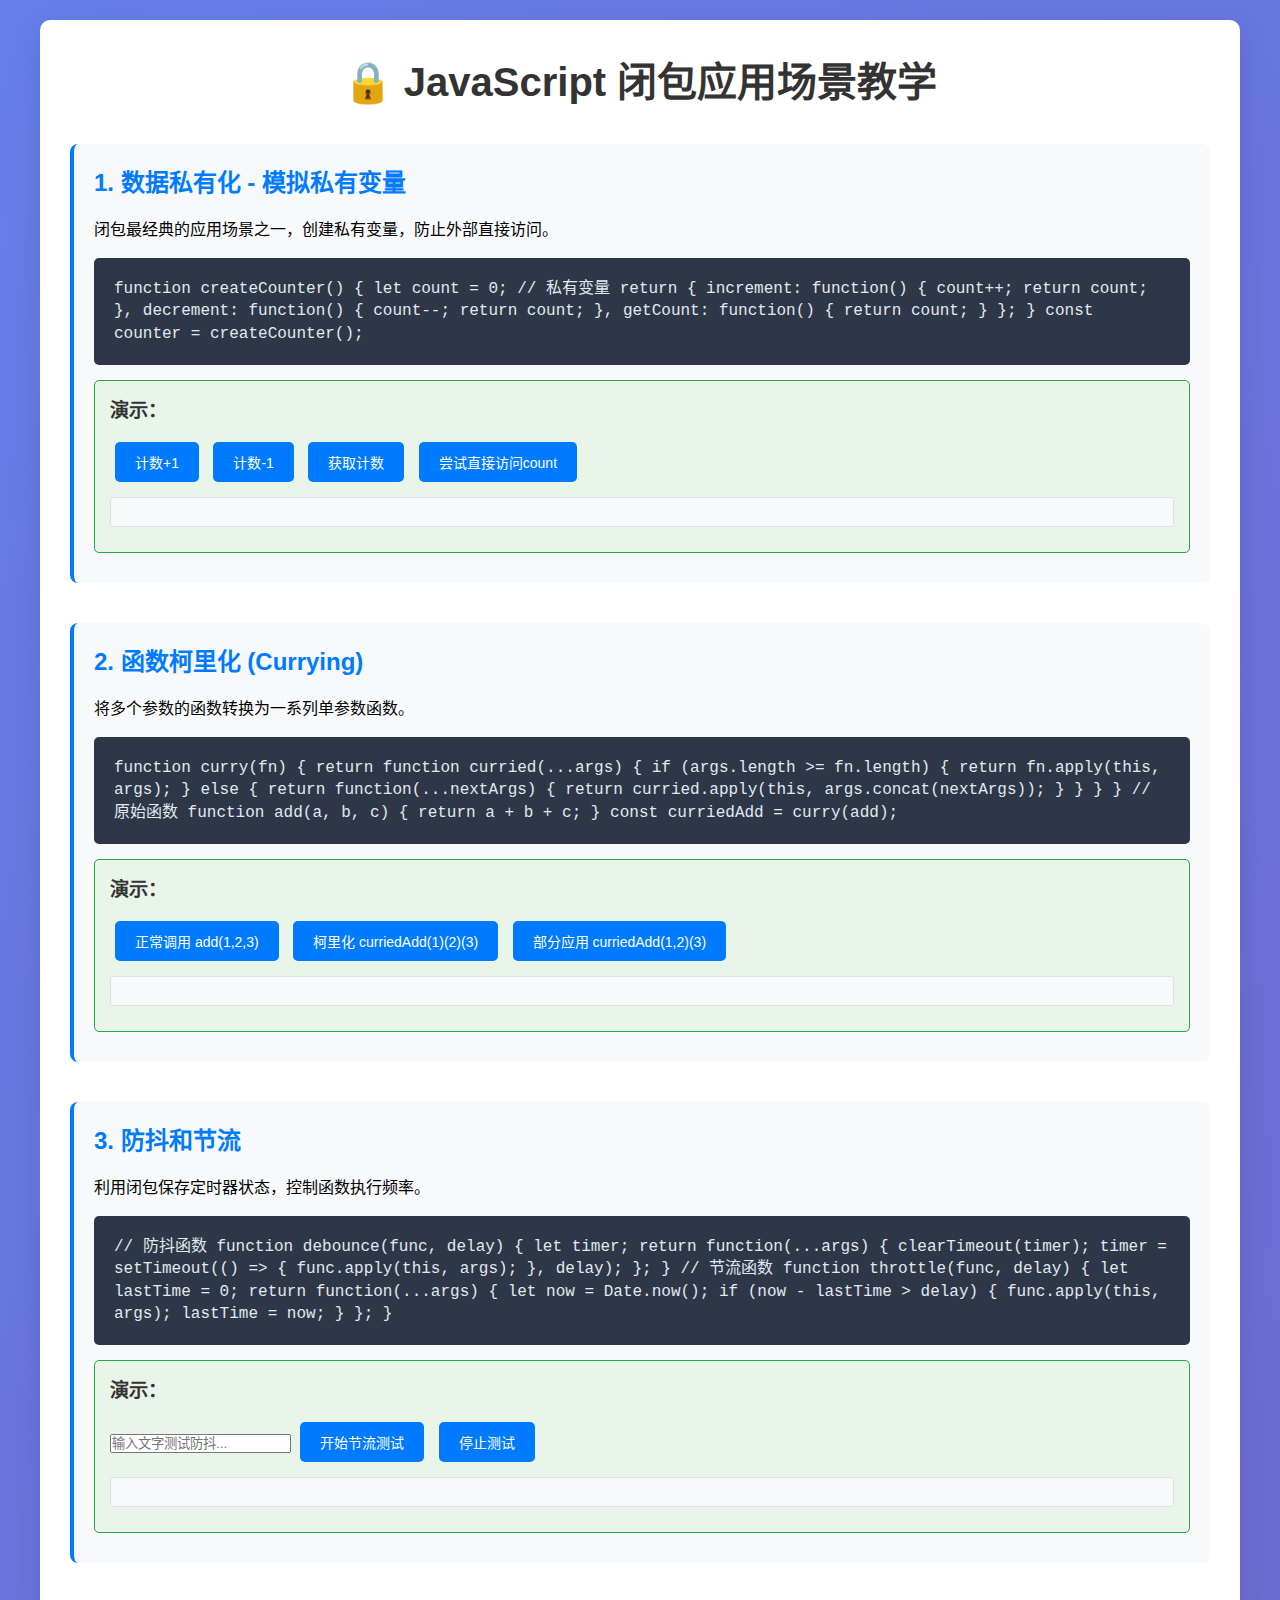
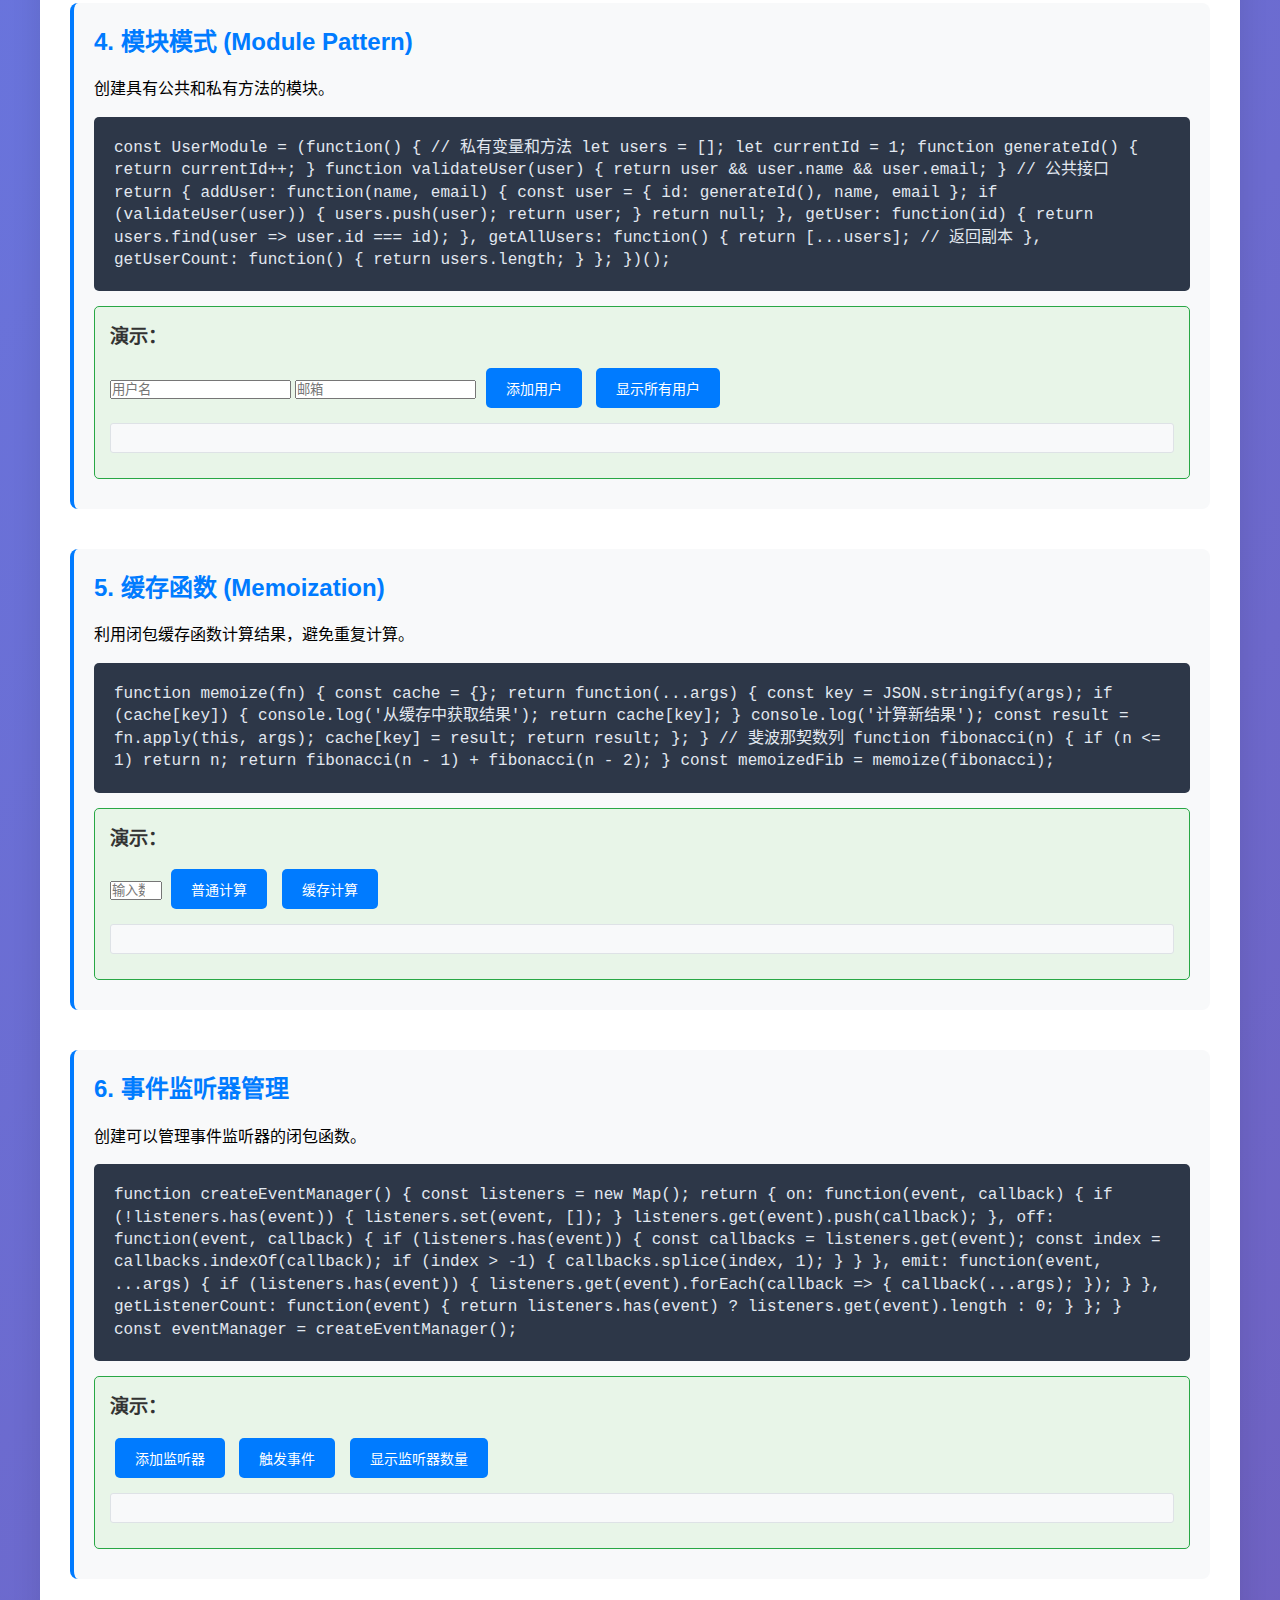
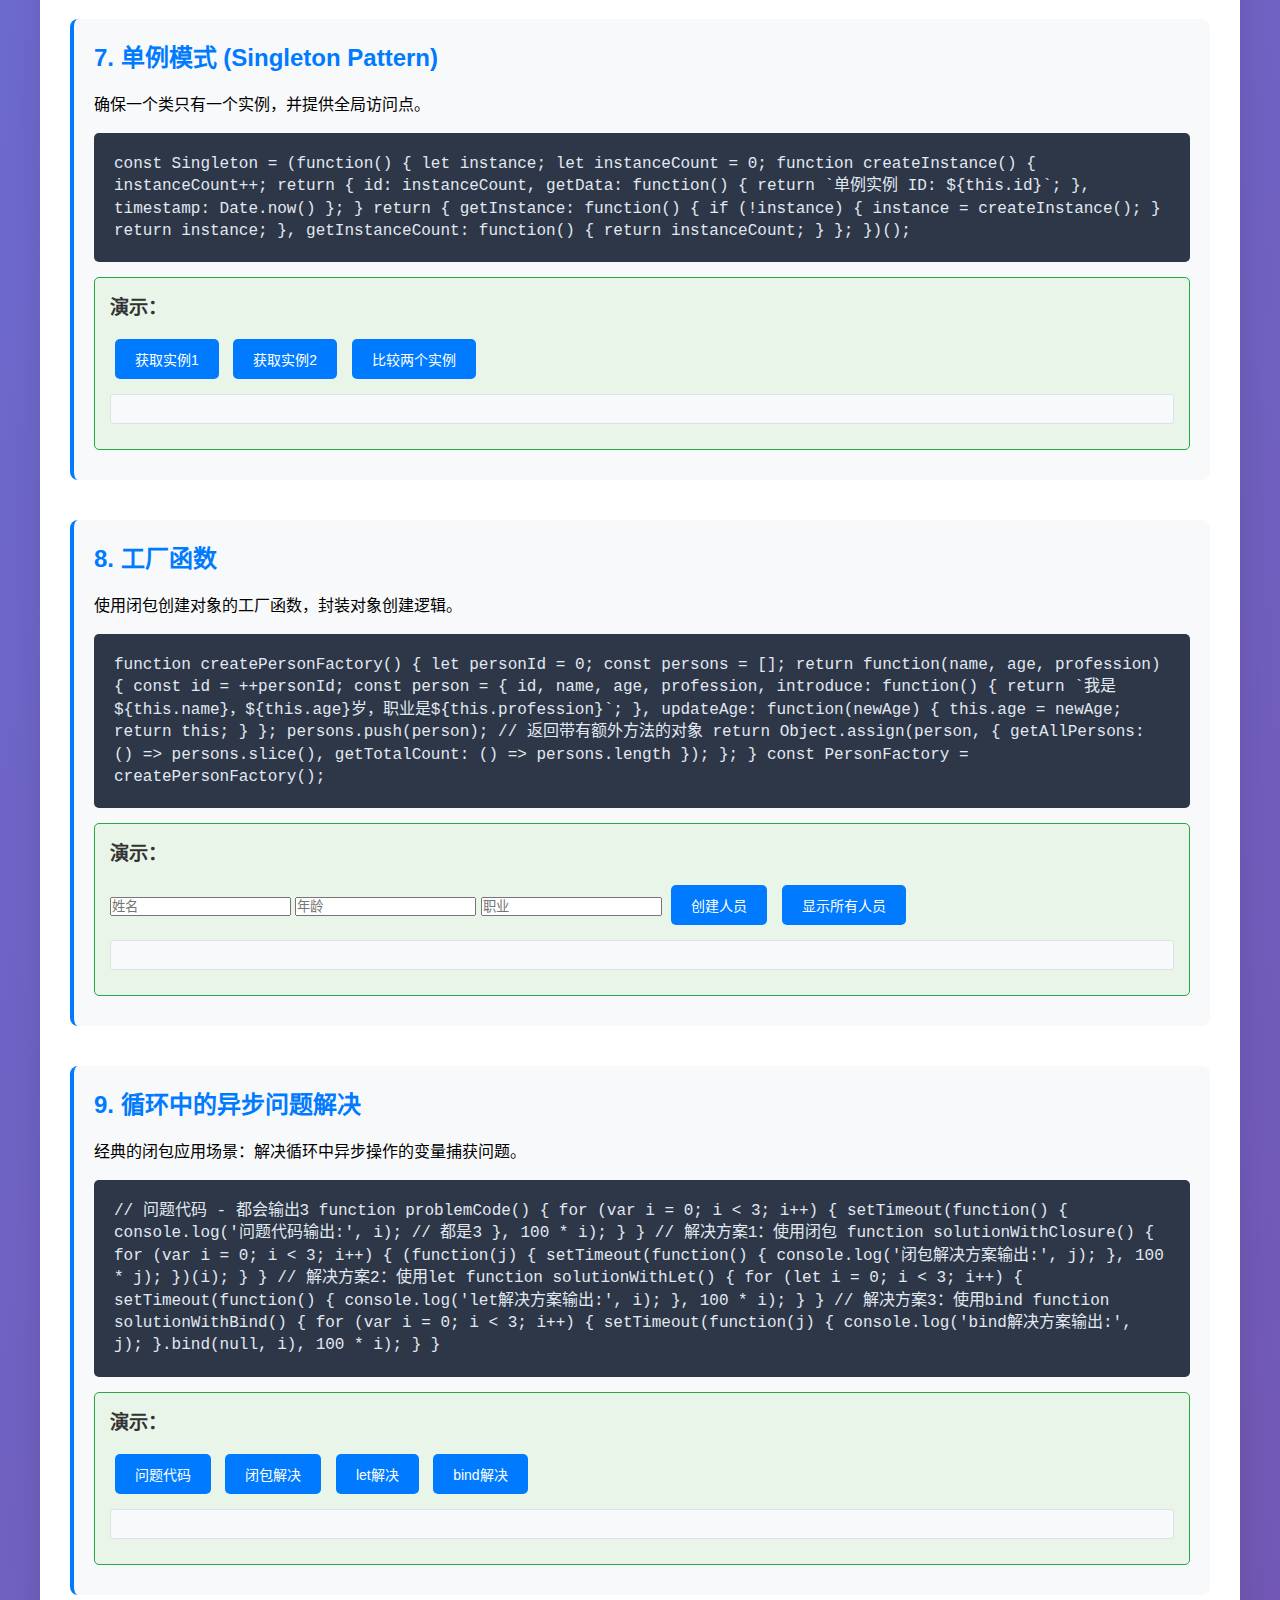
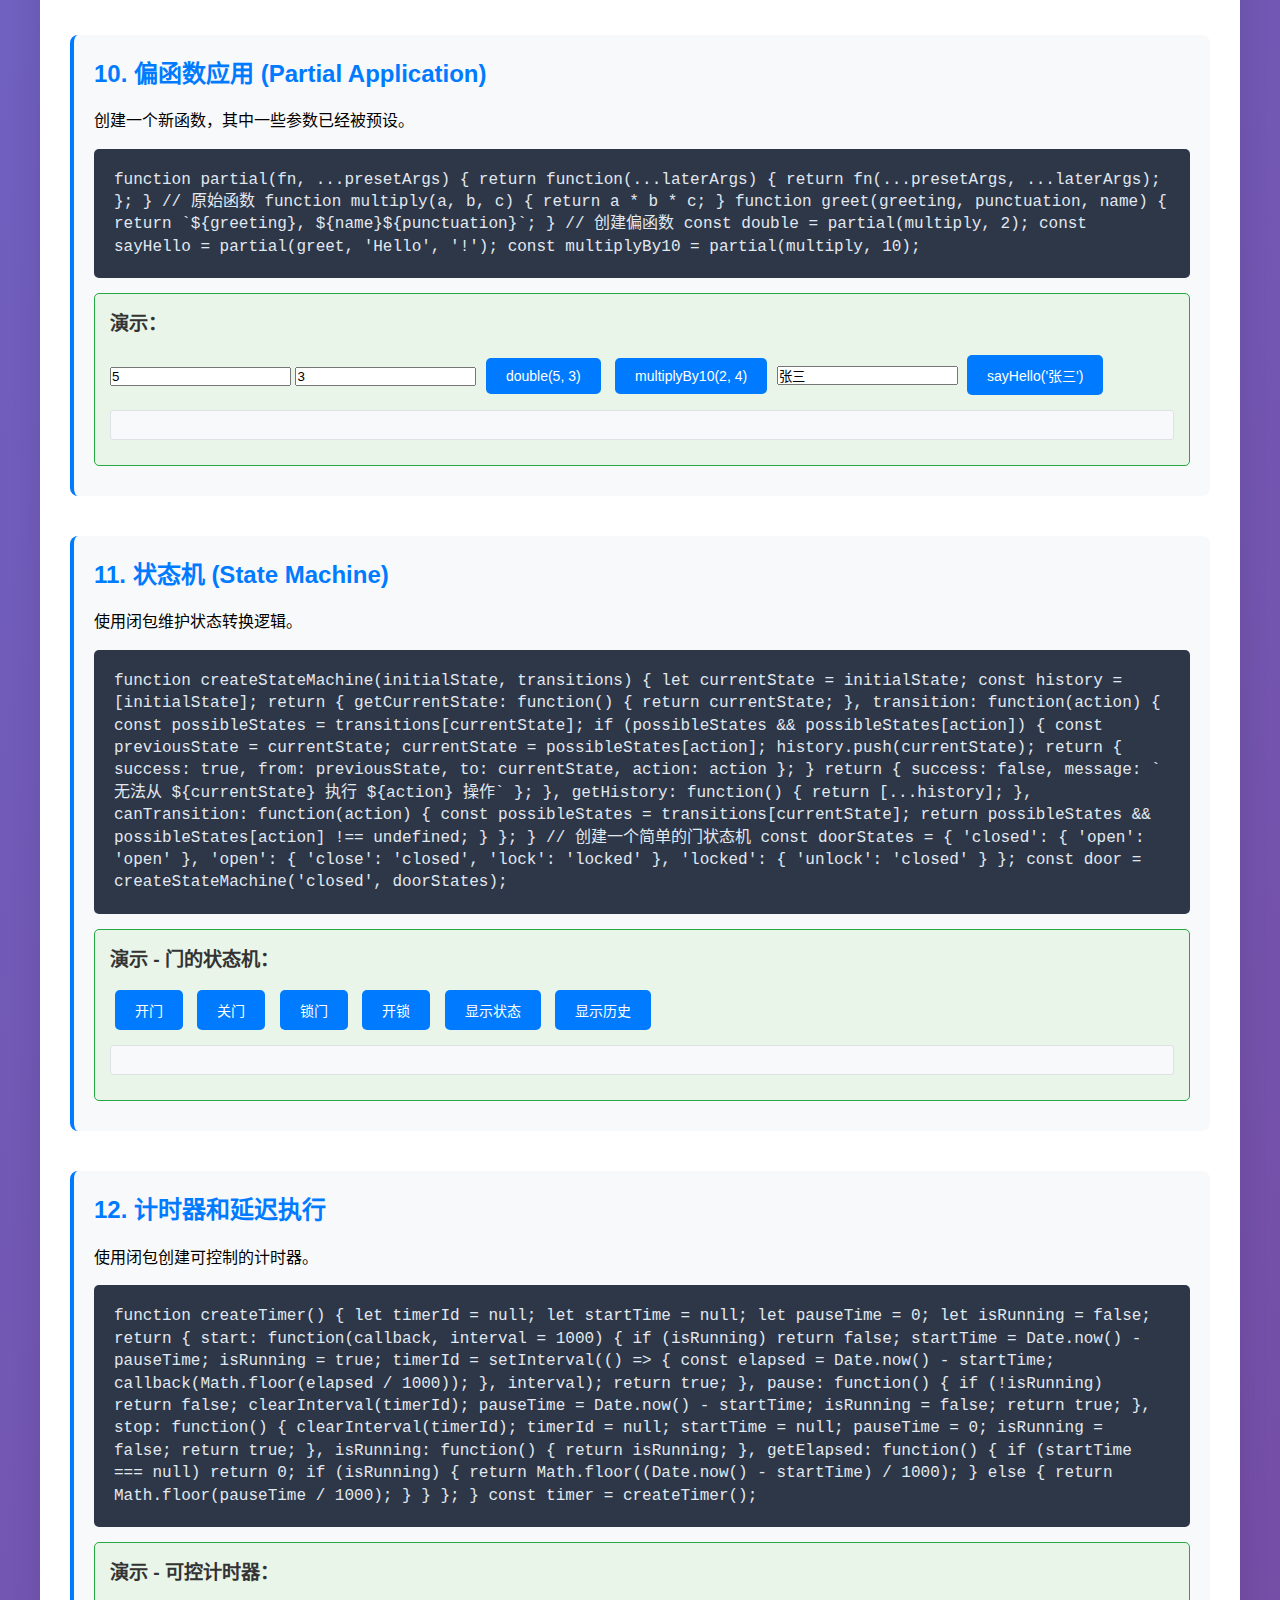
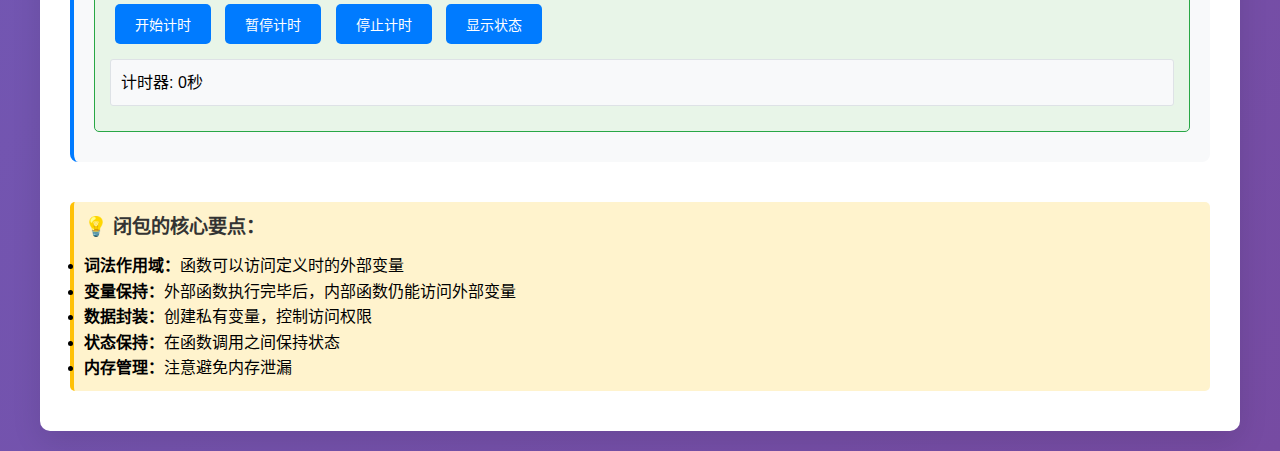
<file: js教学演示/闭包应用场景教学.html>
<!DOCTYPE html>
<html lang="zh-CN">
<head>
    <meta charset="UTF-8">
    <meta name="viewport" content="width=device-width, initial-scale=1.0">
    <title>JavaScript 闭包应用场景教学</title>
    <style>
        * {
            margin: 0;
            padding: 0;
            box-sizing: border-box;
        }

        body {
            font-family: 'Arial', '微软雅黑', sans-serif;
            line-height: 1.6;
            background: linear-gradient(135deg, #667eea 0%, #764ba2 100%);
            min-height: 100vh;
            padding: 20px;
        }

        .container {
            max-width: 1200px;
            margin: 0 auto;
            background: white;
            border-radius: 10px;
            box-shadow: 0 10px 30px rgba(0,0,0,0.1);
            padding: 30px;
        }

        h1 {
            text-align: center;
            color: #333;
            margin-bottom: 30px;
            font-size: 2.5em;
        }

        .section {
            margin-bottom: 40px;
            padding: 20px;
            background: #f8f9fa;
            border-radius: 8px;
            border-left: 4px solid #007bff;
        }

        h2 {
            color: #007bff;
            margin-bottom: 15px;
            font-size: 1.5em;
        }

        h3 {
            color: #333;
            margin-bottom: 10px;
            font-size: 1.2em;
        }

        .code-block {
            background: #2d3748;
            color: #e2e8f0;
            padding: 20px;
            border-radius: 5px;
            margin: 15px 0;
            overflow-x: auto;
            font-family: 'Courier New', monospace;
            line-height: 1.4;
        }

        .demo-area {
            background: #e8f5e8;
            padding: 15px;
            border-radius: 5px;
            margin: 10px 0;
            border: 1px solid #28a745;
        }

        button {
            background: #007bff;
            color: white;
            border: none;
            padding: 10px 20px;
            border-radius: 5px;
            cursor: pointer;
            margin: 5px;
            font-size: 14px;
        }

        button:hover {
            background: #0056b3;
        }

        .output {
            background: #f8f9fa;
            border: 1px solid #dee2e6;
            padding: 10px;
            margin: 10px 0;
            border-radius: 3px;
            min-height: 30px;
        }

        .highlight {
            background: #fff3cd;
            padding: 10px;
            border-radius: 5px;
            margin: 10px 0;
            border-left: 4px solid #ffc107;
        }
    </style>
</head>
<body>
    <div class="container">
        <h1>🔒 JavaScript 闭包应用场景教学</h1>

        <div class="section">
            <h2>1. 数据私有化 - 模拟私有变量</h2>
            <p>闭包最经典的应用场景之一，创建私有变量，防止外部直接访问。</p>
            
            <div class="code-block">
function createCounter() {
    let count = 0; // 私有变量
    
    return {
        increment: function() {
            count++;
            return count;
        },
        decrement: function() {
            count--;
            return count;
        },
        getCount: function() {
            return count;
        }
    };
}

const counter = createCounter();
            </div>
            
            <div class="demo-area">
                <h3>演示：</h3>
                <button onclick="testCounter1()">计数+1</button>
                <button onclick="testCounter2()">计数-1</button>
                <button onclick="testCounter3()">获取计数</button>
                <button onclick="testCounter4()">尝试直接访问count</button>
                <div class="output" id="counter-output"></div>
            </div>
        </div>

        <div class="section">
            <h2>2. 函数柯里化 (Currying)</h2>
            <p>将多个参数的函数转换为一系列单参数函数。</p>
            
            <div class="code-block">
function curry(fn) {
    return function curried(...args) {
        if (args.length >= fn.length) {
            return fn.apply(this, args);
        } else {
            return function(...nextArgs) {
                return curried.apply(this, args.concat(nextArgs));
            }
        }
    }
}

// 原始函数
function add(a, b, c) {
    return a + b + c;
}

const curriedAdd = curry(add);
            </div>
            
            <div class="demo-area">
                <h3>演示：</h3>
                <button onclick="testCurry1()">正常调用 add(1,2,3)</button>
                <button onclick="testCurry2()">柯里化 curriedAdd(1)(2)(3)</button>
                <button onclick="testCurry3()">部分应用 curriedAdd(1,2)(3)</button>
                <div class="output" id="curry-output"></div>
            </div>
        </div>

        <div class="section">
            <h2>3. 防抖和节流</h2>
            <p>利用闭包保存定时器状态，控制函数执行频率。</p>
            
            <div class="code-block">
// 防抖函数
function debounce(func, delay) {
    let timer;
    return function(...args) {
        clearTimeout(timer);
        timer = setTimeout(() => {
            func.apply(this, args);
        }, delay);
    };
}

// 节流函数
function throttle(func, delay) {
    let lastTime = 0;
    return function(...args) {
        let now = Date.now();
        if (now - lastTime > delay) {
            func.apply(this, args);
            lastTime = now;
        }
    };
}
            </div>
            
            <div class="demo-area">
                <h3>演示：</h3>
                <input type="text" id="debounce-input" placeholder="输入文字测试防抖...">
                <button onclick="startThrottle()">开始节流测试</button>
                <button onclick="stopThrottle()">停止测试</button>
                <div class="output" id="debounce-output"></div>
            </div>
        </div>

        <div class="section">
            <h2>4. 模块模式 (Module Pattern)</h2>
            <p>创建具有公共和私有方法的模块。</p>
            
            <div class="code-block">
const UserModule = (function() {
    // 私有变量和方法
    let users = [];
    let currentId = 1;
    
    function generateId() {
        return currentId++;
    }
    
    function validateUser(user) {
        return user && user.name && user.email;
    }
    
    // 公共接口
    return {
        addUser: function(name, email) {
            const user = { id: generateId(), name, email };
            if (validateUser(user)) {
                users.push(user);
                return user;
            }
            return null;
        },
        
        getUser: function(id) {
            return users.find(user => user.id === id);
        },
        
        getAllUsers: function() {
            return [...users]; // 返回副本
        },
        
        getUserCount: function() {
            return users.length;
        }
    };
})();
            </div>
            
            <div class="demo-area">
                <h3>演示：</h3>
                <input type="text" id="username" placeholder="用户名">
                <input type="email" id="email" placeholder="邮箱">
                <button onclick="addUser()">添加用户</button>
                <button onclick="showUsers()">显示所有用户</button>
                <div class="output" id="module-output"></div>
            </div>
        </div>

        <div class="section">
            <h2>5. 缓存函数 (Memoization)</h2>
            <p>利用闭包缓存函数计算结果，避免重复计算。</p>
            
            <div class="code-block">
function memoize(fn) {
    const cache = {};
    
    return function(...args) {
        const key = JSON.stringify(args);
        
        if (cache[key]) {
            console.log('从缓存中获取结果');
            return cache[key];
        }
        
        console.log('计算新结果');
        const result = fn.apply(this, args);
        cache[key] = result;
        return result;
    };
}

// 斐波那契数列
function fibonacci(n) {
    if (n <= 1) return n;
    return fibonacci(n - 1) + fibonacci(n - 2);
}

const memoizedFib = memoize(fibonacci);
            </div>
            
            <div class="demo-area">
                <h3>演示：</h3>
                <input type="number" id="fib-input" placeholder="输入数字计算斐波那契" min="0" max="40">
                <button onclick="calcFib()">普通计算</button>
                <button onclick="calcMemoFib()">缓存计算</button>
                <div class="output" id="memo-output"></div>
            </div>
        </div>

        <div class="section">
            <h2>6. 事件监听器管理</h2>
            <p>创建可以管理事件监听器的闭包函数。</p>
            
            <div class="code-block">
function createEventManager() {
    const listeners = new Map();
    
    return {
        on: function(event, callback) {
            if (!listeners.has(event)) {
                listeners.set(event, []);
            }
            listeners.get(event).push(callback);
        },
        
        off: function(event, callback) {
            if (listeners.has(event)) {
                const callbacks = listeners.get(event);
                const index = callbacks.indexOf(callback);
                if (index > -1) {
                    callbacks.splice(index, 1);
                }
            }
        },
        
        emit: function(event, ...args) {
            if (listeners.has(event)) {
                listeners.get(event).forEach(callback => {
                    callback(...args);
                });
            }
        },
        
        getListenerCount: function(event) {
            return listeners.has(event) ? listeners.get(event).length : 0;
        }
    };
}

const eventManager = createEventManager();
            </div>
            
            <div class="demo-area">
                <h3>演示：</h3>
                <button onclick="addListener()">添加监听器</button>
                <button onclick="emitEvent()">触发事件</button>
                <button onclick="showListeners()">显示监听器数量</button>
                <div class="output" id="event-output"></div>
            </div>
        </div>

        <div class="section">
            <h2>7. 单例模式 (Singleton Pattern)</h2>
            <p>确保一个类只有一个实例，并提供全局访问点。</p>
            
            <div class="code-block">
const Singleton = (function() {
    let instance;
    let instanceCount = 0;
    
    function createInstance() {
        instanceCount++;
        return {
            id: instanceCount,
            getData: function() {
                return `单例实例 ID: ${this.id}`;
            },
            timestamp: Date.now()
        };
    }
    
    return {
        getInstance: function() {
            if (!instance) {
                instance = createInstance();
            }
            return instance;
        },
        
        getInstanceCount: function() {
            return instanceCount;
        }
    };
})();
            </div>
            
            <div class="demo-area">
                <h3>演示：</h3>
                <button onclick="getSingleton1()">获取实例1</button>
                <button onclick="getSingleton2()">获取实例2</button>
                <button onclick="compareSingleton()">比较两个实例</button>
                <div class="output" id="singleton-output"></div>
            </div>
        </div>

        <div class="section">
            <h2>8. 工厂函数</h2>
            <p>使用闭包创建对象的工厂函数，封装对象创建逻辑。</p>
            
            <div class="code-block">
function createPersonFactory() {
    let personId = 0;
    const persons = [];
    
    return function(name, age, profession) {
        const id = ++personId;
        
        const person = {
            id,
            name,
            age,
            profession,
            introduce: function() {
                return `我是${this.name}，${this.age}岁，职业是${this.profession}`;
            },
            updateAge: function(newAge) {
                this.age = newAge;
                return this;
            }
        };
        
        persons.push(person);
        
        // 返回带有额外方法的对象
        return Object.assign(person, {
            getAllPersons: () => persons.slice(),
            getTotalCount: () => persons.length
        });
    };
}

const PersonFactory = createPersonFactory();
            </div>
            
            <div class="demo-area">
                <h3>演示：</h3>
                <input type="text" id="person-name" placeholder="姓名">
                <input type="number" id="person-age" placeholder="年龄">
                <input type="text" id="person-profession" placeholder="职业">
                <button onclick="createPerson()">创建人员</button>
                <button onclick="showAllPersons()">显示所有人员</button>
                <div class="output" id="factory-output"></div>
            </div>
        </div>

        <div class="section">
            <h2>9. 循环中的异步问题解决</h2>
            <p>经典的闭包应用场景：解决循环中异步操作的变量捕获问题。</p>
            
            <div class="code-block">
// 问题代码 - 都会输出3
function problemCode() {
    for (var i = 0; i < 3; i++) {
        setTimeout(function() {
            console.log('问题代码输出:', i); // 都是3
        }, 100 * i);
    }
}

// 解决方案1：使用闭包
function solutionWithClosure() {
    for (var i = 0; i < 3; i++) {
        (function(j) {
            setTimeout(function() {
                console.log('闭包解决方案输出:', j);
            }, 100 * j);
        })(i);
    }
}

// 解决方案2：使用let
function solutionWithLet() {
    for (let i = 0; i < 3; i++) {
        setTimeout(function() {
            console.log('let解决方案输出:', i);
        }, 100 * i);
    }
}

// 解决方案3：使用bind
function solutionWithBind() {
    for (var i = 0; i < 3; i++) {
        setTimeout(function(j) {
            console.log('bind解决方案输出:', j);
        }.bind(null, i), 100 * i);
    }
}
            </div>
            
            <div class="demo-area">
                <h3>演示：</h3>
                <button onclick="testProblemCode()">问题代码</button>
                <button onclick="testClosureSolution()">闭包解决</button>
                <button onclick="testLetSolution()">let解决</button>
                <button onclick="testBindSolution()">bind解决</button>
                <div class="output" id="async-output"></div>
            </div>
        </div>

        <div class="section">
            <h2>10. 偏函数应用 (Partial Application)</h2>
            <p>创建一个新函数，其中一些参数已经被预设。</p>
            
            <div class="code-block">
function partial(fn, ...presetArgs) {
    return function(...laterArgs) {
        return fn(...presetArgs, ...laterArgs);
    };
}

// 原始函数
function multiply(a, b, c) {
    return a * b * c;
}

function greet(greeting, punctuation, name) {
    return `${greeting}, ${name}${punctuation}`;
}

// 创建偏函数
const double = partial(multiply, 2);
const sayHello = partial(greet, 'Hello', '!');
const multiplyBy10 = partial(multiply, 10);
            </div>
            
            <div class="demo-area">
                <h3>演示：</h3>
                <input type="number" id="partial-input1" placeholder="输入数字" value="5">
                <input type="number" id="partial-input2" placeholder="输入数字" value="3">
                <button onclick="testPartial1()">double(5, 3)</button>
                <button onclick="testPartial2()">multiplyBy10(2, 4)</button>
                <input type="text" id="name-input" placeholder="输入姓名" value="张三">
                <button onclick="testPartial3()">sayHello('张三')</button>
                <div class="output" id="partial-output"></div>
            </div>
        </div>

        <div class="section">
            <h2>11. 状态机 (State Machine)</h2>
            <p>使用闭包维护状态转换逻辑。</p>
            
            <div class="code-block">
function createStateMachine(initialState, transitions) {
    let currentState = initialState;
    const history = [initialState];
    
    return {
        getCurrentState: function() {
            return currentState;
        },
        
        transition: function(action) {
            const possibleStates = transitions[currentState];
            
            if (possibleStates && possibleStates[action]) {
                const previousState = currentState;
                currentState = possibleStates[action];
                history.push(currentState);
                
                return {
                    success: true,
                    from: previousState,
                    to: currentState,
                    action: action
                };
            }
            
            return {
                success: false,
                message: `无法从 ${currentState} 执行 ${action} 操作`
            };
        },
        
        getHistory: function() {
            return [...history];
        },
        
        canTransition: function(action) {
            const possibleStates = transitions[currentState];
            return possibleStates && possibleStates[action] !== undefined;
        }
    };
}

// 创建一个简单的门状态机
const doorStates = {
    'closed': { 'open': 'open' },
    'open': { 'close': 'closed', 'lock': 'locked' },
    'locked': { 'unlock': 'closed' }
};

const door = createStateMachine('closed', doorStates);
            </div>
            
            <div class="demo-area">
                <h3>演示 - 门的状态机：</h3>
                <button onclick="doorAction('open')">开门</button>
                <button onclick="doorAction('close')">关门</button>
                <button onclick="doorAction('lock')">锁门</button>
                <button onclick="doorAction('unlock')">开锁</button>
                <button onclick="showDoorState()">显示状态</button>
                <button onclick="showDoorHistory()">显示历史</button>
                <div class="output" id="state-output"></div>
            </div>
        </div>

        <div class="section">
            <h2>12. 计时器和延迟执行</h2>
            <p>使用闭包创建可控制的计时器。</p>
            
            <div class="code-block">
function createTimer() {
    let timerId = null;
    let startTime = null;
    let pauseTime = 0;
    let isRunning = false;
    
    return {
        start: function(callback, interval = 1000) {
            if (isRunning) return false;
            
            startTime = Date.now() - pauseTime;
            isRunning = true;
            
            timerId = setInterval(() => {
                const elapsed = Date.now() - startTime;
                callback(Math.floor(elapsed / 1000));
            }, interval);
            
            return true;
        },
        
        pause: function() {
            if (!isRunning) return false;
            
            clearInterval(timerId);
            pauseTime = Date.now() - startTime;
            isRunning = false;
            return true;
        },
        
        stop: function() {
            clearInterval(timerId);
            timerId = null;
            startTime = null;
            pauseTime = 0;
            isRunning = false;
            return true;
        },
        
        isRunning: function() {
            return isRunning;
        },
        
        getElapsed: function() {
            if (startTime === null) return 0;
            
            if (isRunning) {
                return Math.floor((Date.now() - startTime) / 1000);
            } else {
                return Math.floor(pauseTime / 1000);
            }
        }
    };
}

const timer = createTimer();
            </div>
            
            <div class="demo-area">
                <h3>演示 - 可控计时器：</h3>
                <button onclick="startTimer()">开始计时</button>
                <button onclick="pauseTimer()">暂停计时</button>
                <button onclick="stopTimer()">停止计时</button>
                <button onclick="showTimerStatus()">显示状态</button>
                <div class="output" id="timer-output">计时器: 0秒</div>
            </div>
        </div>

        <div class="highlight">
            <h3>💡 闭包的核心要点：</h3>
            <ul>
                <li><strong>词法作用域：</strong>函数可以访问定义时的外部变量</li>
                <li><strong>变量保持：</strong>外部函数执行完毕后，内部函数仍能访问外部变量</li>
                <li><strong>数据封装：</strong>创建私有变量，控制访问权限</li>
                <li><strong>状态保持：</strong>在函数调用之间保持状态</li>
                <li><strong>内存管理：</strong>注意避免内存泄漏</li>
            </ul>
        </div>
    </div>

    <script>
        // 1. 数据私有化演示
        const counter = (function() {
            let count = 0;
            return {
                increment: function() {
                    count++;
                    return count;
                },
                decrement: function() {
                    count--;
                    return count;
                },
                getCount: function() {
                    return count;
                }
            };
        })();

        function testCounter1() {
            const result = counter.increment();
            document.getElementById('counter-output').innerHTML = `计数器递增：${result}`;
        }

        function testCounter2() {
            const result = counter.decrement();
            document.getElementById('counter-output').innerHTML = `计数器递减：${result}`;
        }

        function testCounter3() {
            const result = counter.getCount();
            document.getElementById('counter-output').innerHTML = `当前计数：${result}`;
        }

        function testCounter4() {
            try {
                const result = counter.count;
                document.getElementById('counter-output').innerHTML = `直接访问count: ${result} (undefined - 无法直接访问私有变量)`;
            } catch (e) {
                document.getElementById('counter-output').innerHTML = `错误：${e.message}`;
            }
        }

        // 2. 柯里化演示
        function curry(fn) {
            return function curried(...args) {
                if (args.length >= fn.length) {
                    return fn.apply(this, args);
                } else {
                    return function(...nextArgs) {
                        return curried.apply(this, args.concat(nextArgs));
                    }
                }
            }
        }

        function add(a, b, c) {
            return a + b + c;
        }

        const curriedAdd = curry(add);

        function testCurry1() {
            const result = add(1, 2, 3);
            document.getElementById('curry-output').innerHTML = `正常调用结果：${result}`;
        }

        function testCurry2() {
            const result = curriedAdd(1)(2)(3);
            document.getElementById('curry-output').innerHTML = `柯里化调用结果：${result}`;
        }

        function testCurry3() {
            const result = curriedAdd(1, 2)(3);
            document.getElementById('curry-output').innerHTML = `部分应用结果：${result}`;
        }

        // 3. 防抖节流演示
        function debounce(func, delay) {
            let timer;
            return function(...args) {
                clearTimeout(timer);
                timer = setTimeout(() => {
                    func.apply(this, args);
                }, delay);
            };
        }

        function throttle(func, delay) {
            let lastTime = 0;
            return function(...args) {
                let now = Date.now();
                if (now - lastTime > delay) {
                    func.apply(this, args);
                    lastTime = now;
                }
            };
        }

        const debouncedSearch = debounce(function(value) {
            document.getElementById('debounce-output').innerHTML = `防抖搜索：${value}`;
        }, 500);

        document.getElementById('debounce-input').addEventListener('input', function(e) {
            debouncedSearch(e.target.value);
        });

        let throttleInterval;
        const throttledLog = throttle(function() {
            const time = new Date().toLocaleTimeString();
            document.getElementById('debounce-output').innerHTML = `节流执行时间：${time}`;
        }, 1000);

        function startThrottle() {
            if (throttleInterval) return;
            throttleInterval = setInterval(throttledLog, 100);
        }

        function stopThrottle() {
            if (throttleInterval) {
                clearInterval(throttleInterval);
                throttleInterval = null;
            }
        }

        // 4. 模块模式演示
        const UserModule = (function() {
            let users = [];
            let currentId = 1;
            
            function generateId() {
                return currentId++;
            }
            
            function validateUser(user) {
                return user && user.name && user.email;
            }
            
            return {
                addUser: function(name, email) {
                    const user = { id: generateId(), name, email };
                    if (validateUser(user)) {
                        users.push(user);
                        return user;
                    }
                    return null;
                },
                
                getUser: function(id) {
                    return users.find(user => user.id === id);
                },
                
                getAllUsers: function() {
                    return [...users];
                },
                
                getUserCount: function() {
                    return users.length;
                }
            };
        })();

        function addUser() {
            const name = document.getElementById('username').value;
            const email = document.getElementById('email').value;
            
            if (name && email) {
                const user = UserModule.addUser(name, email);
                if (user) {
                    document.getElementById('module-output').innerHTML = `添加用户成功：${JSON.stringify(user)}`;
                    document.getElementById('username').value = '';
                    document.getElementById('email').value = '';
                } else {
                    document.getElementById('module-output').innerHTML = '添加用户失败';
                }
            } else {
                document.getElementById('module-output').innerHTML = '请填写完整信息';
            }
        }

        function showUsers() {
            const users = UserModule.getAllUsers();
            const count = UserModule.getUserCount();
            document.getElementById('module-output').innerHTML = 
                `用户总数：${count}<br>用户列表：${JSON.stringify(users, null, 2)}`;
        }

        // 5. 缓存函数演示
        function memoize(fn) {
            const cache = {};
            
            return function(...args) {
                const key = JSON.stringify(args);
                
                if (cache[key]) {
                    document.getElementById('memo-output').innerHTML += '<br>从缓存中获取结果';
                    return cache[key];
                }
                
                document.getElementById('memo-output').innerHTML += '<br>计算新结果';
                const result = fn.apply(this, args);
                cache[key] = result;
                return result;
            };
        }

        function fibonacci(n) {
            if (n <= 1) return n;
            return fibonacci(n - 1) + fibonacci(n - 2);
        }

        const memoizedFib = memoize(fibonacci);

        function calcFib() {
            const n = parseInt(document.getElementById('fib-input').value);
            if (isNaN(n)) return;
            
            const start = Date.now();
            const result = fibonacci(n);
            const time = Date.now() - start;
            
            document.getElementById('memo-output').innerHTML = 
                `普通计算 fib(${n}) = ${result}，耗时：${time}ms`;
        }

        function calcMemoFib() {
            const n = parseInt(document.getElementById('fib-input').value);
            if (isNaN(n)) return;
            
            const start = Date.now();
            const result = memoizedFib(n);
            const time = Date.now() - start;
            
            document.getElementById('memo-output').innerHTML += 
                `<br>缓存计算 fib(${n}) = ${result}，耗时：${time}ms`;
        }

        // 6. 事件管理器演示
        const eventManager = (function() {
            const listeners = new Map();
            
            return {
                on: function(event, callback) {
                    if (!listeners.has(event)) {
                        listeners.set(event, []);
                    }
                    listeners.get(event).push(callback);
                },
                
                off: function(event, callback) {
                    if (listeners.has(event)) {
                        const callbacks = listeners.get(event);
                        const index = callbacks.indexOf(callback);
                        if (index > -1) {
                            callbacks.splice(index, 1);
                        }
                    }
                },
                
                emit: function(event, ...args) {
                    if (listeners.has(event)) {
                        listeners.get(event).forEach(callback => {
                            callback(...args);
                        });
                    }
                },
                
                getListenerCount: function(event) {
                    return listeners.has(event) ? listeners.get(event).length : 0;
                }
            };
        })();

        let listenerCount = 0;

        function addListener() {
            const callback = function(message) {
                document.getElementById('event-output').innerHTML += 
                    `<br>监听器${++listenerCount}收到消息：${message}`;
            };
            
            eventManager.on('test', callback);
            document.getElementById('event-output').innerHTML = 
                `添加了监听器，当前监听器数量：${eventManager.getListenerCount('test')}`;
        }

        function emitEvent() {
            eventManager.emit('test', `Hello at ${new Date().toLocaleTimeString()}`);
        }

        function showListeners() {
            const count = eventManager.getListenerCount('test');
            document.getElementById('event-output').innerHTML = `当前test事件的监听器数量：${count}`;
        }

        // 7. 单例模式演示
        const Singleton = (function() {
            let instance;
            let instanceCount = 0;
            
            function createInstance() {
                instanceCount++;
                return {
                    id: instanceCount,
                    getData: function() {
                        return `单例实例 ID: ${this.id}`;
                    },
                    timestamp: Date.now()
                };
            }
            
            return {
                getInstance: function() {
                    if (!instance) {
                        instance = createInstance();
                    }
                    return instance;
                },
                
                getInstanceCount: function() {
                    return instanceCount;
                }
            };
        })();

        let singletonInstance1, singletonInstance2;

        function getSingleton1() {
            singletonInstance1 = Singleton.getInstance();
            document.getElementById('singleton-output').innerHTML = 
                `实例1：${singletonInstance1.getData()}，时间戳：${singletonInstance1.timestamp}`;
        }

        function getSingleton2() {
            singletonInstance2 = Singleton.getInstance();
            document.getElementById('singleton-output').innerHTML = 
                `实例2：${singletonInstance2.getData()}，时间戳：${singletonInstance2.timestamp}`;
        }

        function compareSingleton() {
            if (singletonInstance1 && singletonInstance2) {
                const isSame = singletonInstance1 === singletonInstance2;
                document.getElementById('singleton-output').innerHTML = 
                    `两个实例是否相同：${isSame}<br>实例创建总数：${Singleton.getInstanceCount()}`;
            } else {
                document.getElementById('singleton-output').innerHTML = '请先获取两个实例';
            }
        }

        // 8. 工厂函数演示
        function createPersonFactory() {
            let personId = 0;
            const persons = [];
            
            return function(name, age, profession) {
                const id = ++personId;
                
                const person = {
                    id,
                    name,
                    age,
                    profession,
                    introduce: function() {
                        return `我是${this.name}，${this.age}岁，职业是${this.profession}`;
                    }
                };
                
                persons.push(person);
                
                return Object.assign(person, {
                    getAllPersons: () => persons.slice(),
                    getTotalCount: () => persons.length
                });
            };
        }

        const PersonFactory = createPersonFactory();

        function createPerson() {
            const name = document.getElementById('person-name').value;
            const age = parseInt(document.getElementById('person-age').value);
            const profession = document.getElementById('person-profession').value;
            
            if (name && age && profession) {
                const person = PersonFactory(name, age, profession);
                document.getElementById('factory-output').innerHTML = 
                    `${person.introduce()}<br>总人数：${person.getTotalCount()}`;
                
                // 清空输入框
                document.getElementById('person-name').value = '';
                document.getElementById('person-age').value = '';
                document.getElementById('person-profession').value = '';
            } else {
                document.getElementById('factory-output').innerHTML = '请填写完整信息';
            }
        }

        function showAllPersons() {
            const person = PersonFactory('临时', 0, '临时'); // 创建临时对象来访问方法
            const persons = person.getAllPersons();
            persons.pop(); // 移除临时对象
            
            if (persons.length === 0) {
                document.getElementById('factory-output').innerHTML = '暂无人员';
            } else {
                let html = `共${persons.length}个人员：<br>`;
                persons.forEach(p => {
                    html += `${p.id}. ${p.name}(${p.age}岁, ${p.profession})<br>`;
                });
                document.getElementById('factory-output').innerHTML = html;
            }
        }

        // 9. 循环异步问题演示
        function testProblemCode() {
            document.getElementById('async-output').innerHTML = '问题代码输出（都是3）：';
            for (var i = 0; i < 3; i++) {
                setTimeout(function() {
                    document.getElementById('async-output').innerHTML += ` ${i}`;
                }, 100 * i);
            }
        }

        function testClosureSolution() {
            document.getElementById('async-output').innerHTML = '闭包解决方案输出：';
            for (var i = 0; i < 3; i++) {
                (function(j) {
                    setTimeout(function() {
                        document.getElementById('async-output').innerHTML += ` ${j}`;
                    }, 100 * j);
                })(i);
            }
        }

        function testLetSolution() {
            document.getElementById('async-output').innerHTML = 'let解决方案输出：';
            for (let i = 0; i < 3; i++) {
                setTimeout(function() {
                    document.getElementById('async-output').innerHTML += ` ${i}`;
                }, 100 * i);
            }
        }

        function testBindSolution() {
            document.getElementById('async-output').innerHTML = 'bind解决方案输出：';
            for (var i = 0; i < 3; i++) {
                setTimeout(function(j) {
                    document.getElementById('async-output').innerHTML += ` ${j}`;
                }.bind(null, i), 100 * i);
            }
        }

        // 10. 偏函数应用演示
        function partial(fn, ...presetArgs) {
            return function(...laterArgs) {
                return fn(...presetArgs, ...laterArgs);
            };
        }

        function multiply(a, b, c) {
            return a * b * c;
        }

        function greet(greeting, punctuation, name) {
            return `${greeting}, ${name}${punctuation}`;
        }

        const double = partial(multiply, 2);
        const sayHello = partial(greet, 'Hello', '!');
        const multiplyBy10 = partial(multiply, 10);

        function testPartial1() {
            const val1 = parseInt(document.getElementById('partial-input1').value) || 5;
            const val2 = parseInt(document.getElementById('partial-input2').value) || 3;
            const result = double(val1, val2);
            document.getElementById('partial-output').innerHTML = 
                `double(${val1}, ${val2}) = 2 × ${val1} × ${val2} = ${result}`;
        }

        function testPartial2() {
            const val1 = parseInt(document.getElementById('partial-input1').value) || 2;
            const val2 = parseInt(document.getElementById('partial-input2').value) || 4;
            const result = multiplyBy10(val1, val2);
            document.getElementById('partial-output').innerHTML = 
                `multiplyBy10(${val1}, ${val2}) = 10 × ${val1} × ${val2} = ${result}`;
        }

        function testPartial3() {
            const name = document.getElementById('name-input').value || '张三';
            const result = sayHello(name);
            document.getElementById('partial-output').innerHTML = 
                `sayHello('${name}') = "${result}"`;
        }

        // 11. 状态机演示
        function createStateMachine(initialState, transitions) {
            let currentState = initialState;
            const history = [initialState];
            
            return {
                getCurrentState: function() {
                    return currentState;
                },
                
                transition: function(action) {
                    const possibleStates = transitions[currentState];
                    
                    if (possibleStates && possibleStates[action]) {
                        const previousState = currentState;
                        currentState = possibleStates[action];
                        history.push(currentState);
                        
                        return {
                            success: true,
                            from: previousState,
                            to: currentState,
                            action: action
                        };
                    }
                    
                    return {
                        success: false,
                        message: `无法从 ${currentState} 执行 ${action} 操作`
                    };
                },
                
                getHistory: function() {
                    return [...history];
                },
                
                canTransition: function(action) {
                    const possibleStates = transitions[currentState];
                    return possibleStates && possibleStates[action] !== undefined;
                }
            };
        }

        const doorStates = {
            'closed': { 'open': 'open' },
            'open': { 'close': 'closed', 'lock': 'locked' },
            'locked': { 'unlock': 'closed' }
        };

        const door = createStateMachine('closed', doorStates);

        function doorAction(action) {
            const result = door.transition(action);
            if (result.success) {
                document.getElementById('state-output').innerHTML = 
                    `执行${action}操作成功：${result.from} → ${result.to}`;
            } else {
                document.getElementById('state-output').innerHTML = 
                    `执行失败：${result.message}`;
            }
        }

        function showDoorState() {
            document.getElementById('state-output').innerHTML = 
                `当前门的状态：${door.getCurrentState()}`;
        }

        function showDoorHistory() {
            const history = door.getHistory();
            document.getElementById('state-output').innerHTML = 
                `状态历史：${history.join(' → ')}`;
        }

        // 12. 计时器演示
        function createTimer() {
            let timerId = null;
            let startTime = null;
            let pauseTime = 0;
            let isRunning = false;
            
            return {
                start: function(callback, interval = 1000) {
                    if (isRunning) return false;
                    
                    startTime = Date.now() - pauseTime;
                    isRunning = true;
                    
                    timerId = setInterval(() => {
                        const elapsed = Date.now() - startTime;
                        callback(Math.floor(elapsed / 1000));
                    }, interval);
                    
                    return true;
                },
                
                pause: function() {
                    if (!isRunning) return false;
                    
                    clearInterval(timerId);
                    pauseTime = Date.now() - startTime;
                    isRunning = false;
                    return true;
                },
                
                stop: function() {
                    clearInterval(timerId);
                    timerId = null;
                    startTime = null;
                    pauseTime = 0;
                    isRunning = false;
                    return true;
                },
                
                isRunning: function() {
                    return isRunning;
                },
                
                getElapsed: function() {
                    if (startTime === null) return 0;
                    
                    if (isRunning) {
                        return Math.floor((Date.now() - startTime) / 1000);
                    } else {
                        return Math.floor(pauseTime / 1000);
                    }
                }
            };
        }

        const timer = createTimer();

        function startTimer() {
            const success = timer.start(function(seconds) {
                document.getElementById('timer-output').innerHTML = `计时器: ${seconds}秒 (运行中)`;
            });
            
            if (success) {
                document.getElementById('timer-output').innerHTML = '计时器已开始';
            } else {
                document.getElementById('timer-output').innerHTML = '计时器已经在运行中';
            }
        }

        function pauseTimer() {
            const success = timer.pause();
            if (success) {
                const elapsed = timer.getElapsed();
                document.getElementById('timer-output').innerHTML = `计时器已暂停: ${elapsed}秒`;
            } else {
                document.getElementById('timer-output').innerHTML = '计时器未在运行';
            }
        }

        function stopTimer() {
            timer.stop();
            document.getElementById('timer-output').innerHTML = '计时器已停止: 0秒';
        }

        function showTimerStatus() {
            const elapsed = timer.getElapsed();
            const running = timer.isRunning();
            document.getElementById('timer-output').innerHTML = 
                `计时器状态：${running ? '运行中' : '已停止'}，已用时：${elapsed}秒`;
        }
    </script>
</body>
</html>
</file>
<file: shared/code-highlight.css>
/* 代码展示区域通用样式 */
.code-demo, .demo-code, pre, .code-block, .code-example {
    background: linear-gradient(135deg, #1e293b 0%, #334155 100%);
    color: #e2e8f0;
    padding: 2rem;
    border-radius: 12px;
    margin: 1.5rem 0;
    font-family: 'Monaco', 'Menlo', 'Ubuntu Mono', 'Consolas', 'Courier New', monospace;
    font-size: 0.9rem;
    line-height: 1.6;
    overflow-x: auto;
    position: relative;
    box-shadow: 0 10px 30px rgba(0, 0, 0, 0.3);
    border: 1px solid rgba(255, 255, 255, 0.1);
    white-space: pre-wrap;
    word-wrap: break-word;
}

/* CODE标签 */
.code-demo::before, .demo-code::before, pre::before, .code-block::before {
    content: attr(data-language) 'CODE';
    position: absolute;
    top: 1rem;
    right: 1rem;
    background: linear-gradient(45deg, #667eea, #764ba2);
    padding: 0.25rem 0.75rem;
    border-radius: 20px;
    font-size: 0.75rem;
    font-weight: bold;
    letter-spacing: 0.05em;
    box-shadow: 0 2px 10px rgba(102, 126, 234, 0.3);
    font-family: -apple-system, BlinkMacSystemFont, 'Segoe UI', Roboto, sans-serif;
}

/* 复制按钮样式 */
.copy-btn {
    position: absolute;
    top: 1rem;
    right: 5rem;
    background: rgba(255, 255, 255, 0.1);
    border: 1px solid rgba(255, 255, 255, 0.2);
    color: #e2e8f0;
    padding: 0.25rem 0.75rem;
    border-radius: 6px;
    font-size: 0.75rem;
    cursor: pointer;
    transition: all 0.3s ease;
    backdrop-filter: blur(10px);
    font-family: -apple-system, BlinkMacSystemFont, 'Segoe UI', Roboto, sans-serif;
}

.copy-btn:hover {
    background: rgba(102, 126, 234, 0.3);
    border-color: #667eea;
    transform: translateY(-1px);
}

.copy-btn.copied {
    background: rgba(40, 167, 69, 0.3);
    border-color: #28a745;
}

/* 代码语法高亮样式 */
.code-comment, .comment {
    color: #94a3b8 !important;
    font-style: italic;
}

.code-keyword, .keyword {
    color: #f472b6 !important;
    font-weight: bold;
}

.code-string, .string {
    color: #86efac !important;
}

.code-number, .number {
    color: #fbbf24 !important;
}

.code-function, .function {
    color: #60a5fa !important;
}

.code-property, .property {
    color: #c084fc !important;
}

.code-tag, .tag {
    color: #fb923c !important;
}

.code-attribute, .attribute {
    color: #67e8f9 !important;
}

.code-value, .value {
    color: #a5f3fc !important;
}

.code-selector, .selector {
    color: #fde047 !important;
}

.code-variable, .variable {
    color: #e879f9 !important;
}

.code-operator, .operator {
    color: #cbd5e1 !important;
}

/* 行号样式 */
.line-numbers {
    counter-reset: line;
    padding-left: 3.5rem !important;
}

.line-numbers > span {
    position: relative;
    display: block;
    counter-increment: line;
}

.line-numbers > span::before {
    content: counter(line);
    position: absolute;
    left: -3rem;
    width: 2.5rem;
    text-align: right;
    color: #64748b;
    font-size: 0.85em;
    user-select: none;
}

/* 滚动条美化 */
.code-demo::-webkit-scrollbar,
.demo-code::-webkit-scrollbar,
pre::-webkit-scrollbar,
.code-block::-webkit-scrollbar {
    height: 8px;
    width: 8px;
}

.code-demo::-webkit-scrollbar-track,
.demo-code::-webkit-scrollbar-track,
pre::-webkit-scrollbar-track,
.code-block::-webkit-scrollbar-track {
    background: rgba(0, 0, 0, 0.2);
    border-radius: 4px;
}

.code-demo::-webkit-scrollbar-thumb,
.demo-code::-webkit-scrollbar-thumb,
pre::-webkit-scrollbar-thumb,
.code-block::-webkit-scrollbar-thumb {
    background: #667eea;
    border-radius: 4px;
}

.code-demo::-webkit-scrollbar-thumb:hover,
.demo-code::-webkit-scrollbar-thumb:hover,
pre::-webkit-scrollbar-thumb:hover,
.code-block::-webkit-scrollbar-thumb:hover {
    background: #764ba2;
}

/* 响应式 */
@media (max-width: 768px) {
    .code-demo, .demo-code, pre, .code-block {
        padding: 1.5rem;
        font-size: 0.85rem;
    }

    .copy-btn {
        top: 0.5rem;
        right: 4rem;
    }

    .code-demo::before, .demo-code::before, pre::before, .code-block::before {
        top: 0.5rem;
        right: 0.5rem;
    }
}

/* 暗色主题支持 */
@media (prefers-color-scheme: dark) {
    .code-demo, .demo-code, pre, .code-block {
        background: linear-gradient(135deg, #0f172a 0%, #1e293b 100%);
    }
}

/* 打印样式 */
@media print {
    .code-demo, .demo-code, pre, .code-block {
        background: white !important;
        color: black !important;
        border: 1px solid #ddd !important;
        box-shadow: none !important;
    }

    .copy-btn {
        display: none !important;
    }
}
</file>
